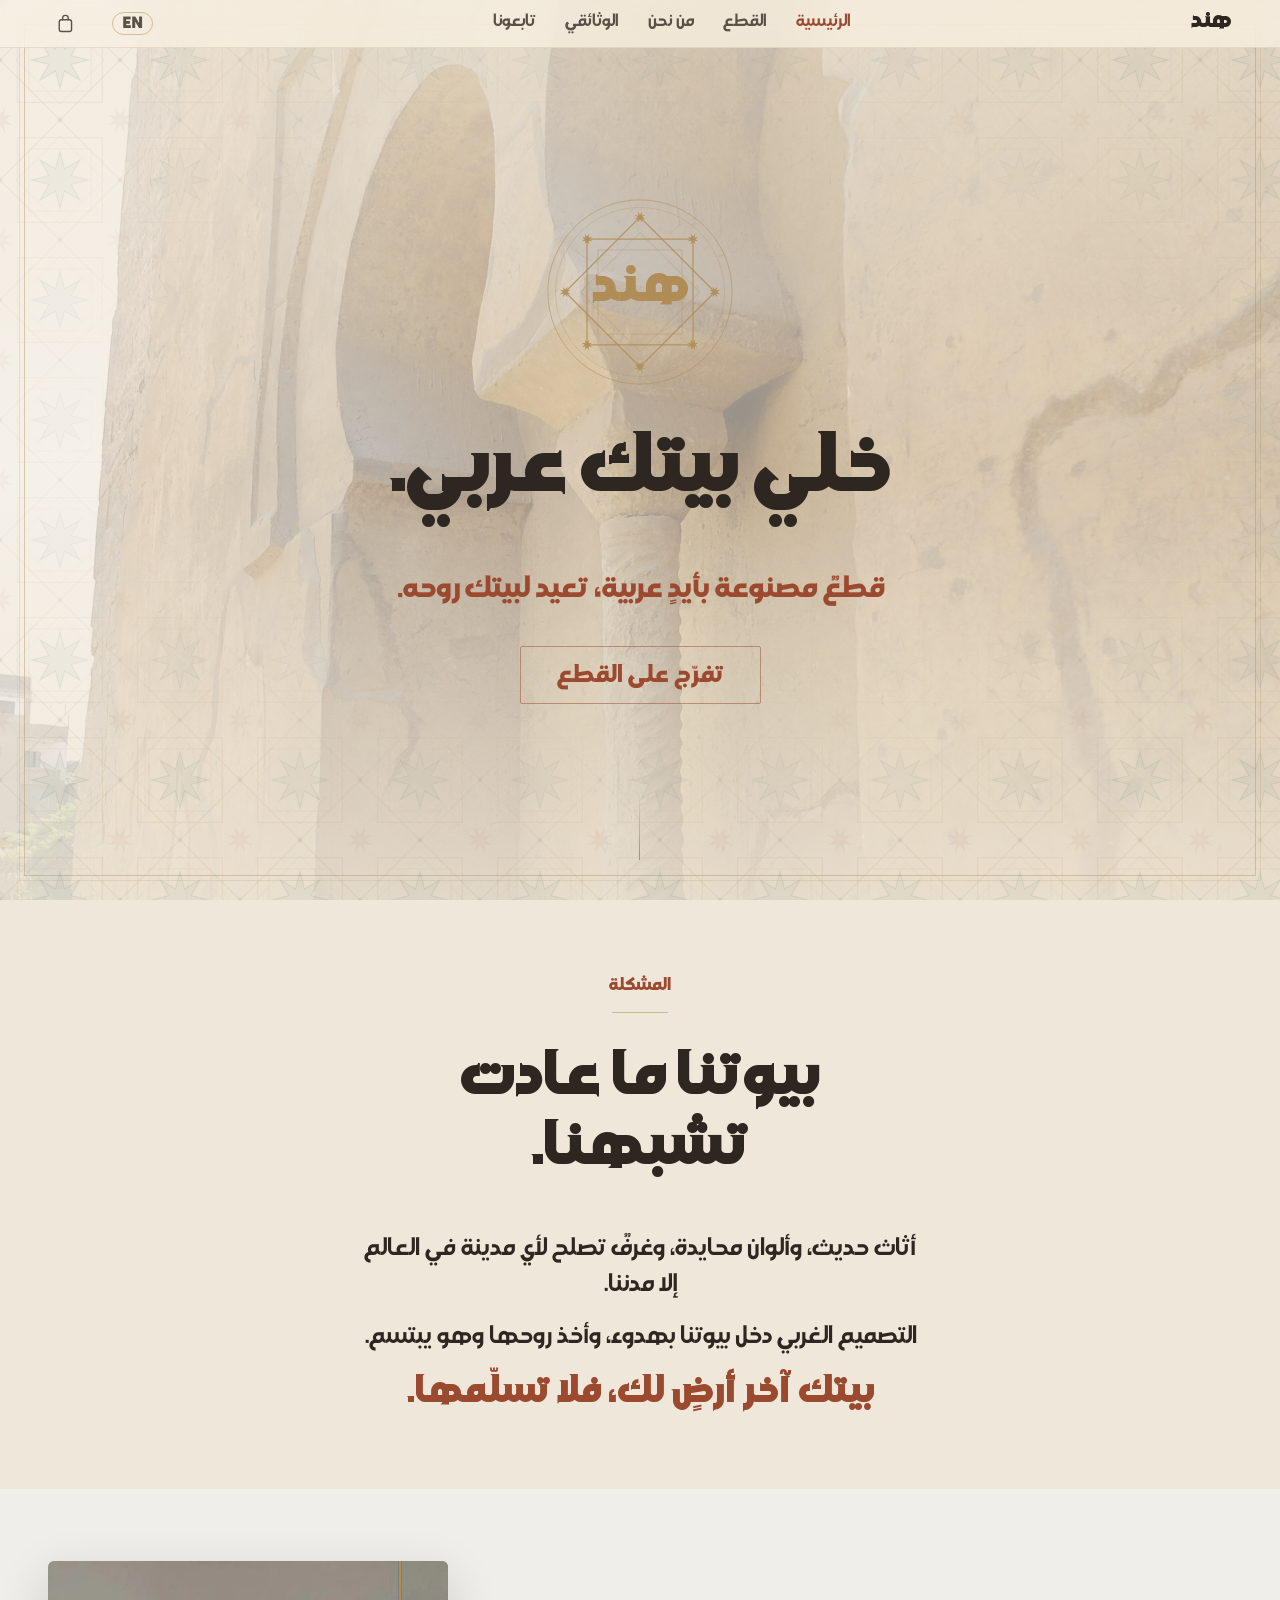
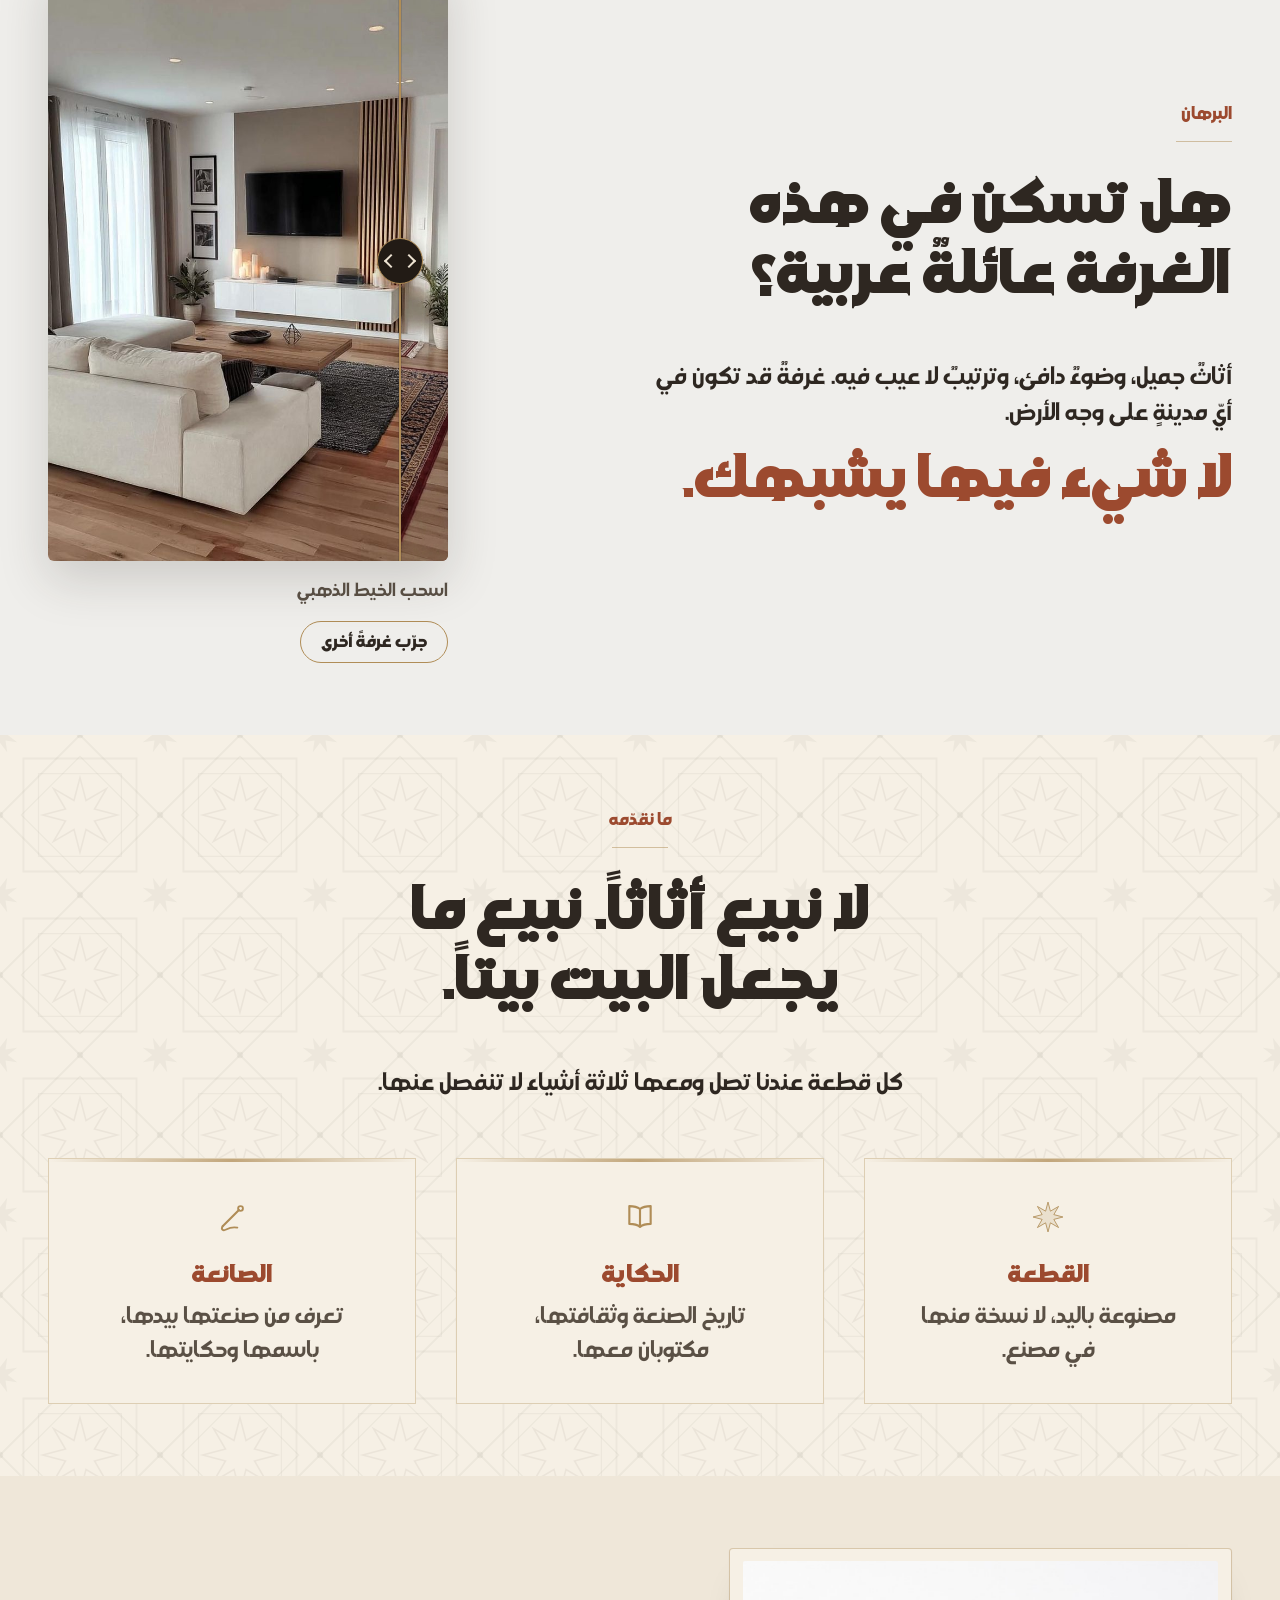
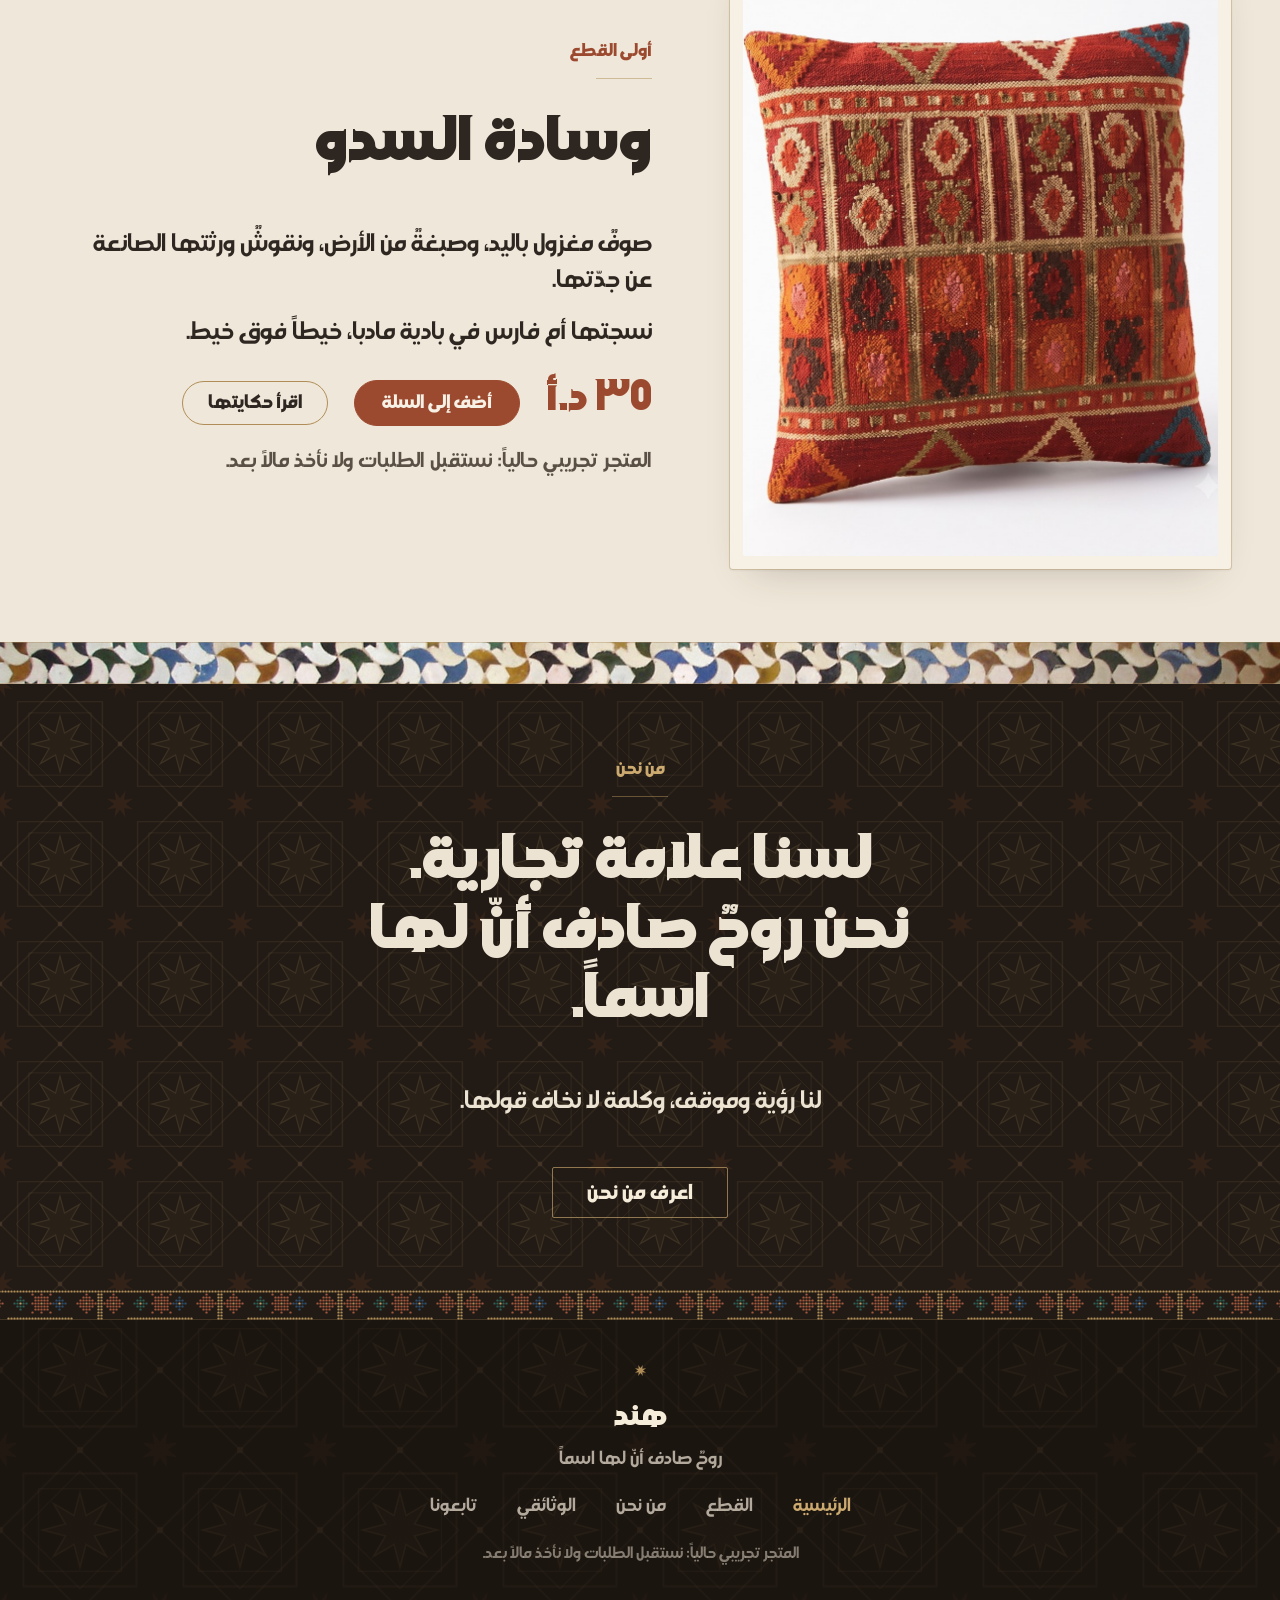
<file: index.html>
<!doctype html>
<html lang="ar" dir="rtl">
<head>
<meta charset="utf-8">
<meta name="viewport" content="width=device-width, initial-scale=1">
<title>هند - خلي بيتك عربي</title>
<meta name="description" content="قطع مصنوعة بأيدٍ عربية تعيد لبيتك روحه. لكلّ قطعة صانعتها وحكايتها: حين تشتري قطعة، تشتري تاريخاً وثقافة.">

<!-- ============ LAUNCH CHECKLIST (fill before going live) ============
     1. HIND_CONFIG in site.js: socialUrl / instagramUrl / youtubeUrl,
        notifyEndpoint or contactEmail.
     2. og:image + twitter:image -> absolute https:// URLs on your domain.
     3. canonical link below -> your real domain.
     4. Confirm DG Tebian web license (abulbara91@gmail.com).
     5. The store is a DEMO: no payment and no shipping are wired up.
     ==================================================================== -->
<!-- TODO before launch: replace hind.example with your real domain (repo-wide). -->
<link rel="canonical" href="https://hind.example/index.html">
<link rel="alternate" hreflang="ar" href="https://hind.example/index.html">
<link rel="alternate" hreflang="en" href="https://hind.example/en/index.html">
<link rel="alternate" hreflang="x-default" href="https://hind.example/index.html">

<meta property="og:site_name" content="هند">
<meta property="og:title" content="هند - خلي بيتك عربي">
<meta property="og:description" content="قطع مصنوعة بأيدٍ عربية تعيد لبيتك روحه. لكلّ قطعة صانعتها وحكايتها.">
<meta property="og:type" content="website">
<meta property="og:locale" content="ar_JO">
<meta property="og:locale:alternate" content="en_US">
<meta property="og:url" content="https://hind.example/index.html">
<meta property="og:image" content="https://hind.example/Images/site/og-image.png">
<meta name="twitter:card" content="summary_large_image">
<meta name="twitter:title" content="هند - خلي بيتك عربي">
<meta name="twitter:description" content="قطع مصنوعة بأيدٍ عربية تعيد لبيتك روحه. لكلّ قطعة صانعتها وحكايتها.">
<meta name="twitter:image" content="https://hind.example/Images/site/og-image.png">

<link rel="icon" type="image/png" sizes="64x64" href="Images/site/favicon-64.png">
<link rel="icon" type="image/png" sizes="512x512" href="Images/site/icon-512.png">
<link rel="apple-touch-icon" href="Images/site/apple-touch-icon.png">
<meta name="theme-color" content="#EFE7D9">

<script>
if (location.protocol !== "file:") {
  /* Preload only the display weight the LCP element needs; Bold and Regular
     stream in via @font-face + font-display:swap. Cut render delay by ~60%
     vs preloading all three. */
  var l = document.createElement("link");
  l.rel = "preload"; l.as = "font"; l.type = "font/woff2"; l.crossOrigin = "";
  l.href = "fonts/dg-tebian-black.woff2";
  document.head.appendChild(l);
}
</script>
<link rel="stylesheet" href="site.css">
</head>
<body>

<a class="skip" href="#main">تجاوز إلى المحتوى</a>
<div class="thread-progress" id="thread" aria-hidden="true"></div>

<nav class="topbar has-tabs" id="topbar" aria-label="التنقل الرئيسي">
  <a class="wordmark" href="index.html">هند</a>
  <div class="tabs">
    <a class="tab-home" href="index.html" aria-current="page">الرئيسية</a>
    <a href="products.html">القطع</a>
    <a href="about.html">من نحن</a>
    <a href="documentary.html">الوثائقي</a>
    <a href="follow.html">تابعونا</a>
  </div>
  <button class="cart-btn" type="button" data-cart-open aria-label="السلة">
    <svg class="bag" viewBox="0 0 18 22" aria-hidden="true" focusable="false"><path d="M6 7.2 V5.6 a3 3 0 0 1 6 0 V7.2" fill="none" stroke="currentColor" stroke-width="1.5" stroke-linecap="round"/><rect x="2.4" y="7.2" width="13.2" height="12.6" rx="2.4" fill="none" stroke="currentColor" stroke-width="1.5"/></svg>
    <span class="cart-count" aria-live="polite" hidden>0</span>
  </button>
</nav>

<main id="main">

  <!-- ١ — الدعوة، من أول سطر -->
  <header class="hero" id="hero">
    <div class="medallion rise"><span>هند</span></div>
    <h1 class="rise">خلي بيتك عربي.</h1>
    <p class="tagline rise">قطعٌ مصنوعة بأيدٍ عربية، تعيد لبيتك روحه.</p>
    <a class="hero-cta rise" href="products.html">تفرّج على القطع</a>
    <span class="thread rise" aria-hidden="true"></span>
  </header>

  <!-- ٢ — المشكلة: قصيرة ومباشرة -->
  <section class="section centered" aria-labelledby="h-problem">
    <div class="section-inner reveal">
      <span class="eyebrow">المشكلة</span>
      <h2 id="h-problem">بيوتنا ما&nbsp;عادت تشبهنا.</h2>
      <div class="body-text">
        <p>أثاث حديث، وألوان محايدة، وغرفٌ تصلح لأي مدينة في العالم إلا مدننا.</p>
        <p>التصميم الغربي دخل بيوتنا بهدوء، وأخذ روحها وهو يبتسم.</p>
        <p class="kicker kicker-quiet">بيتك آخر أرضٍ لك، فلا تسلّمها.</p>
      </div>
    </div>
  </section>

  <!-- ٣ — البرهان: غرفة واحدة تشرح الفكرة كلها. المستخدم يسحب الخيط
       بيده فيعيد الروح العربية إلى الغرفة. -->
  <section class="section centered proof" id="room-test" aria-labelledby="h-burhan">
    <div class="proof-layout">
    <div class="section-inner reveal">
      <span class="eyebrow">البرهان</span>
      <h2 id="h-burhan">هل تسكن في هذه الغرفة عائلةٌ عربية؟</h2>
      <div class="body-text">
        <p>أثاثٌ جميل، وضوءٌ دافئ، وترتيبٌ لا عيب فيه. غرفةٌ قد تكون في أيّ مدينةٍ على وجه الأرض.</p>
        <p class="kicker kicker-cold">لا شيء فيها يشبهك.</p>
      </div>
    </div>
    <figure class="compare reveal d2">
      <div class="compare-stage" id="compare-stage">
        <img class="compare-before" src="Images/room-before-1.jpg" alt="غرفة جلوس حديثة أنيقة بلا أي ملمح عربي" loading="lazy" decoding="async" draggable="false">
        <div class="compare-topcoat">
          <img class="compare-after" src="Images/room-after-1.jpg" alt="الغرفة نفسها وقد عادت إليها سجادة شرقية ودلة قهوة ولوحات خط عربي" loading="lazy" decoding="async" draggable="false">
        </div>
        <div class="compare-answer" aria-hidden="true"><span>الآن صارت تشبهك.</span></div>
        <div class="compare-handle" id="compare-handle" role="slider" tabindex="0"
             aria-label="مقدار ما عاد إلى الغرفة من روحها العربية"
             aria-valuemin="0" aria-valuemax="100" aria-valuenow="12">
          <span class="compare-knob" aria-hidden="true"></span>
        </div>
      </div>
      <figcaption class="compare-caption">
        <span class="cap-row cap-row-hint"><span class="compare-hint">اسحب الخيط الذهبي</span></span>
        <span class="cap-row cap-row-payoff"><span class="compare-payoff">سجادةٌ، ودلّة قهوة، وسطران من خطٍّ عربي. تفاصيل قليلة أعادت للغرفة أهلها. <strong>هذا ما سُرق منا بهدوء، وهذا ما نعيده.</strong></span></span>
      </figcaption>
      <button class="compare-switch" id="compare-switch" type="button">جرّب غرفةً أخرى</button>
    </figure>
    </div>
  </section>

  <!-- ٤ — ما نقدّمه: ثلاث حقائق بلا شرح طويل -->
  <section class="section centered alt-ground" aria-labelledby="h-offer">
    <div class="section-inner reveal">
      <span class="eyebrow">ما نقدّمه</span>
      <h2 id="h-offer">لا نبيع أثاثاً. نبيع ما يجعل البيت بيتاً.</h2>
      <div class="body-text">
        <p>كل قطعة عندنا تصل ومعها ثلاثة أشياء لا تنفصل عنها.</p>
      </div>
    </div>
    <div class="offer-trio">
      <div class="offer-item reveal">
        <svg class="g" viewBox="-30 -30 60 60" aria-hidden="true" focusable="false">
          <polygon points="28,0 10.9,4.5 19.8,19.8 4.5,10.9 0,28 -4.5,10.9 -19.8,19.8 -10.9,4.5 -28,0 -10.9,-4.5 -19.8,-19.8 -4.5,-10.9 0,-28 4.5,-10.9 19.8,-19.8 10.9,-4.5" fill="rgba(176,141,87,0.16)" stroke="currentColor" stroke-width="1.6"/>
        </svg>
        <h3>القطعة</h3>
        <p>مصنوعة باليد، لا نسخة منها في مصنع.</p>
      </div>
      <div class="offer-item reveal d2">
        <svg class="g" viewBox="0 0 24 24" aria-hidden="true" focusable="false">
          <path d="M12 6 C10 4.4 7.2 3.8 4 3.8 v13.4 c3.2 0 6 0.6 8 2.2 c2 -1.6 4.8 -2.2 8 -2.2 V3.8 c-3.2 0 -6 0.6 -8 2.2 z M12 6 v13.4" fill="none" stroke="currentColor" stroke-width="1.6" stroke-linejoin="round"/>
        </svg>
        <h3>الحكاية</h3>
        <p>تاريخ الصنعة وثقافتها، مكتوبان معها.</p>
      </div>
      <div class="offer-item reveal d3">
        <svg class="g" viewBox="0 0 24 24" aria-hidden="true" focusable="false">
          <path d="M5 19 L17.2 6.8" stroke="currentColor" stroke-width="1.6" stroke-linecap="round"/>
          <circle cx="18.4" cy="5.6" r="1.8" fill="none" stroke="currentColor" stroke-width="1.4"/>
          <path d="M5 19 c-1.6 2.4 0.4 3.6 2.6 2.4 c2.6 -1.4 5.4 -2 8.4 -1.4" fill="none" stroke="currentColor" stroke-width="1.4" stroke-linecap="round"/>
        </svg>
        <h3>الصانعة</h3>
        <p>تعرف من صنعتها بيدها، باسمها وحكايتها.</p>
      </div>
    </div>
  </section>

  <!-- ٥ — أولى القطع -->
  <section class="section" aria-labelledby="h-first">
    <div class="split image-first">
      <figure class="photo reveal d2">
        <img src="products/pillow/web/1.jpg" alt="وسادة السدو المنسوجة يدوياً بنقوش حمراء وبرتقالية" loading="lazy" decoding="async">
      </figure>
      <div class="text reveal">
        <span class="eyebrow">أولى القطع</span>
        <h2 id="h-first">وسادة السدو</h2>
        <div class="body-text">
          <p>صوفٌ مغزول باليد، وصبغةٌ من الأرض، ونقوشٌ ورثتها الصانعة عن جدّتها.</p>
          <p>نسجتها أم فارس في بادية مادبا، خيطاً فوق خيط.</p>
        </div>
        <div class="buy-row">
          <p class="price">٣٥ د.أ</p>
          <button class="btn-solid" type="button" data-add="sadu-pillow">أضف إلى السلة</button>
          <a class="btn" href="product.html?id=sadu-pillow">اقرأ حكايتها</a>
        </div>
        <p class="demo-hint">المتجر تجريبي حالياً: نستقبل الطلبات ولا نأخذ مالاً بعد.</p>
      </div>
    </div>
  </section>

  <div class="frieze" aria-hidden="true"></div>

  <!-- ٦ — من نحن، بسطر واحد -->
  <section class="section night centered" aria-labelledby="h-who">
    <div class="section-inner reveal">
      <span class="eyebrow">من نحن</span>
      <h2 id="h-who">لسنا علامة تجارية.<br>نحن روحٌ صادف أنّ لها اسماً.</h2>
      <div class="body-text">
        <p>لنا رؤية وموقف، وكلمة لا نخاف قولها.</p>
      </div>
      <a class="cta" href="about.html">اعرف من نحن</a>
    </div>
  </section>

</main>

<footer>
  <div class="footer-band" aria-hidden="true"></div>
  <div class="footer-inner">
    <span class="footer-star" aria-hidden="true"></span>
    <span class="wordmark">هند</span>
    <p class="footer-line">روحٌ صادف أنّ لها اسماً</p>
    <nav class="footer-nav" aria-label="صفحات هند">
      <a href="index.html" aria-current="page">الرئيسية</a>
      <a href="products.html">القطع</a>
      <a href="about.html">من نحن</a>
      <a href="documentary.html">الوثائقي</a>
      <a href="follow.html">تابعونا</a>
    </nav>
    <p class="footer-demo">المتجر تجريبي حالياً: نستقبل الطلبات ولا نأخذ مالاً بعد.</p>
  </div>
</footer>

<script src="site.js"></script>
</body>
</html>
</file>
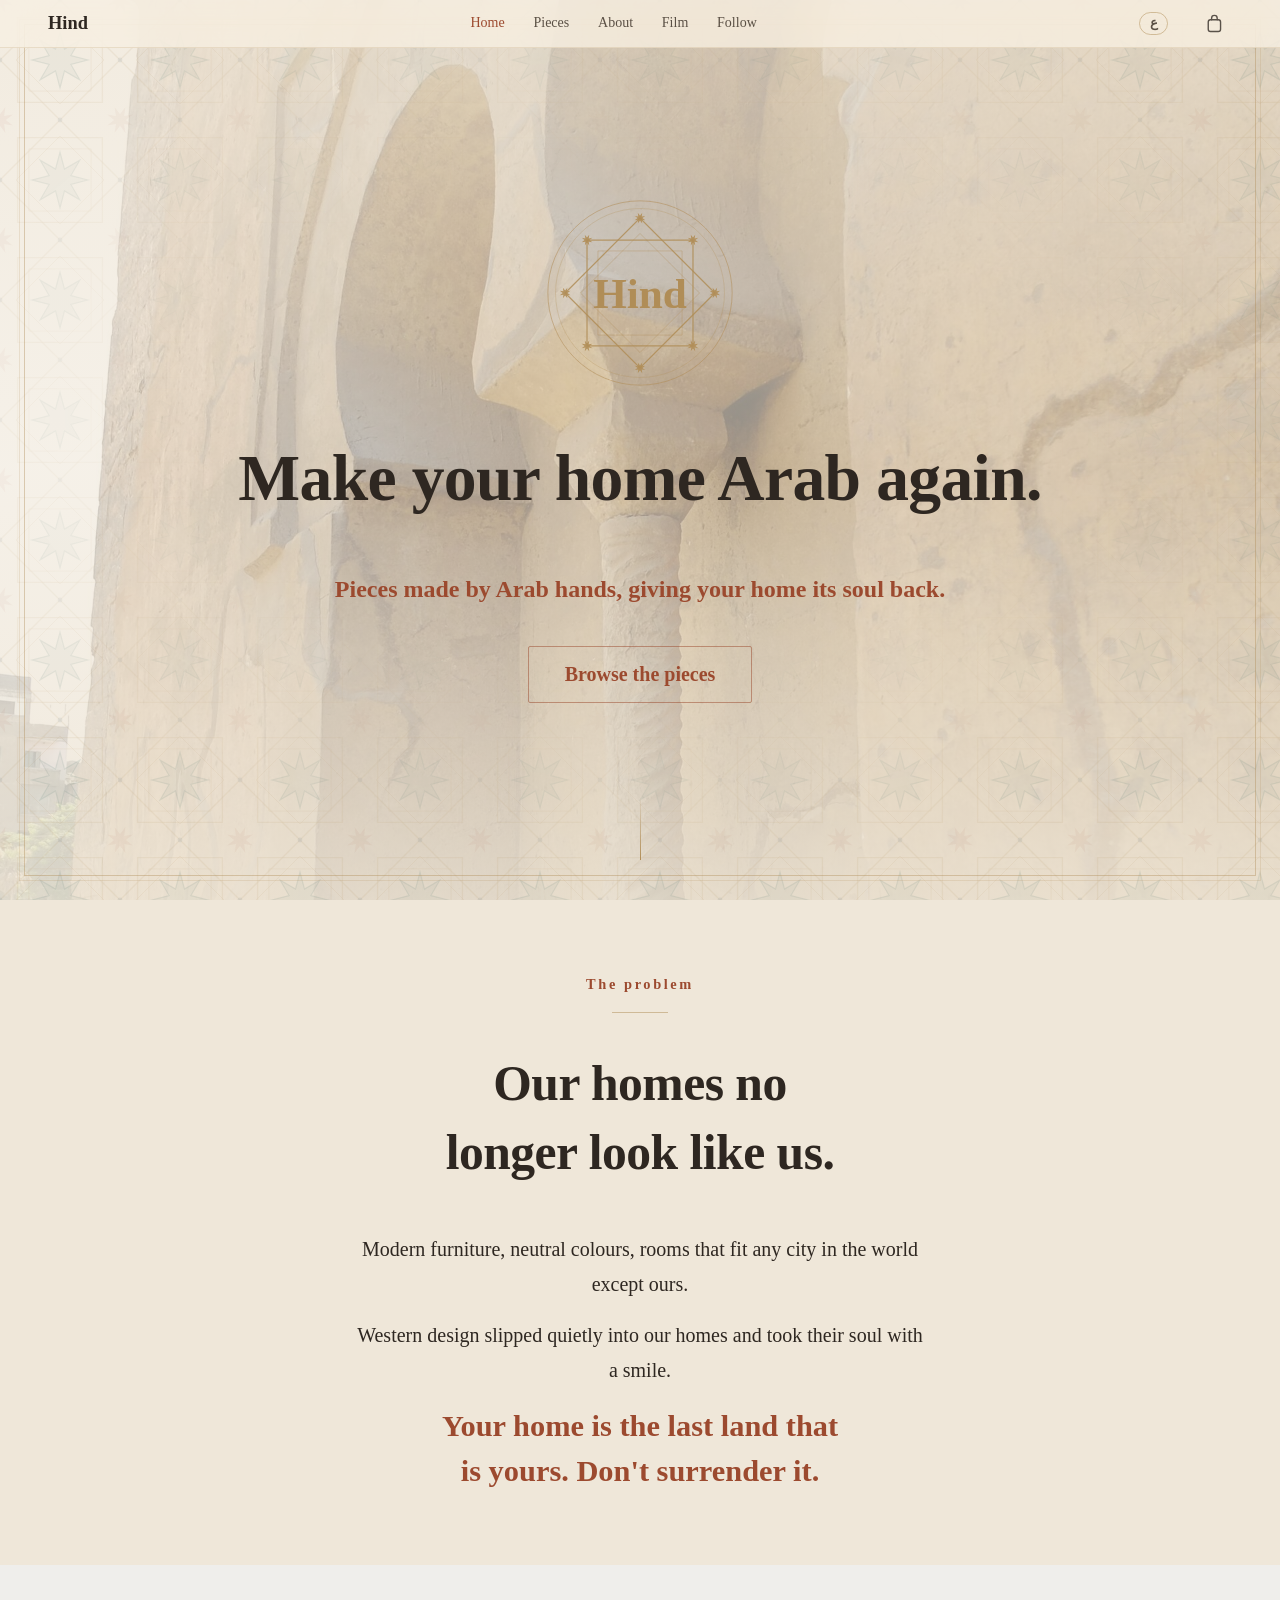
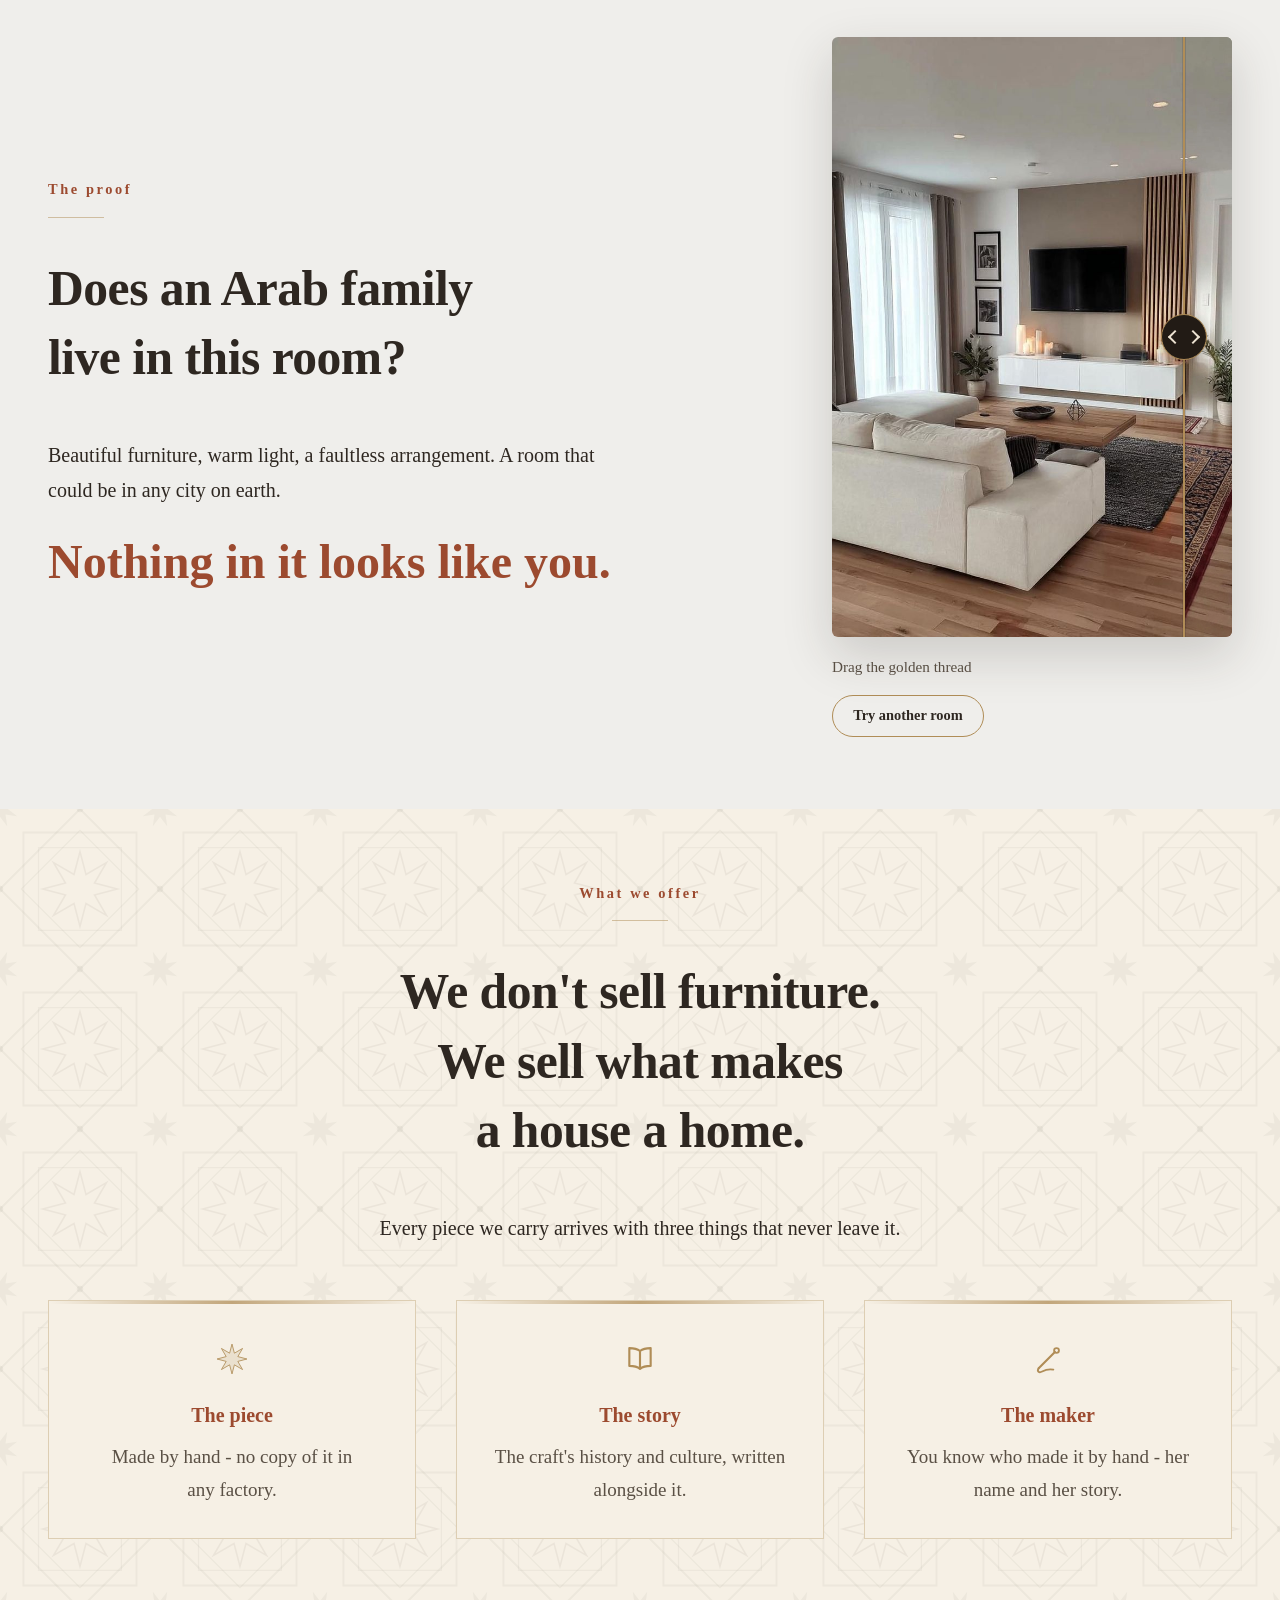
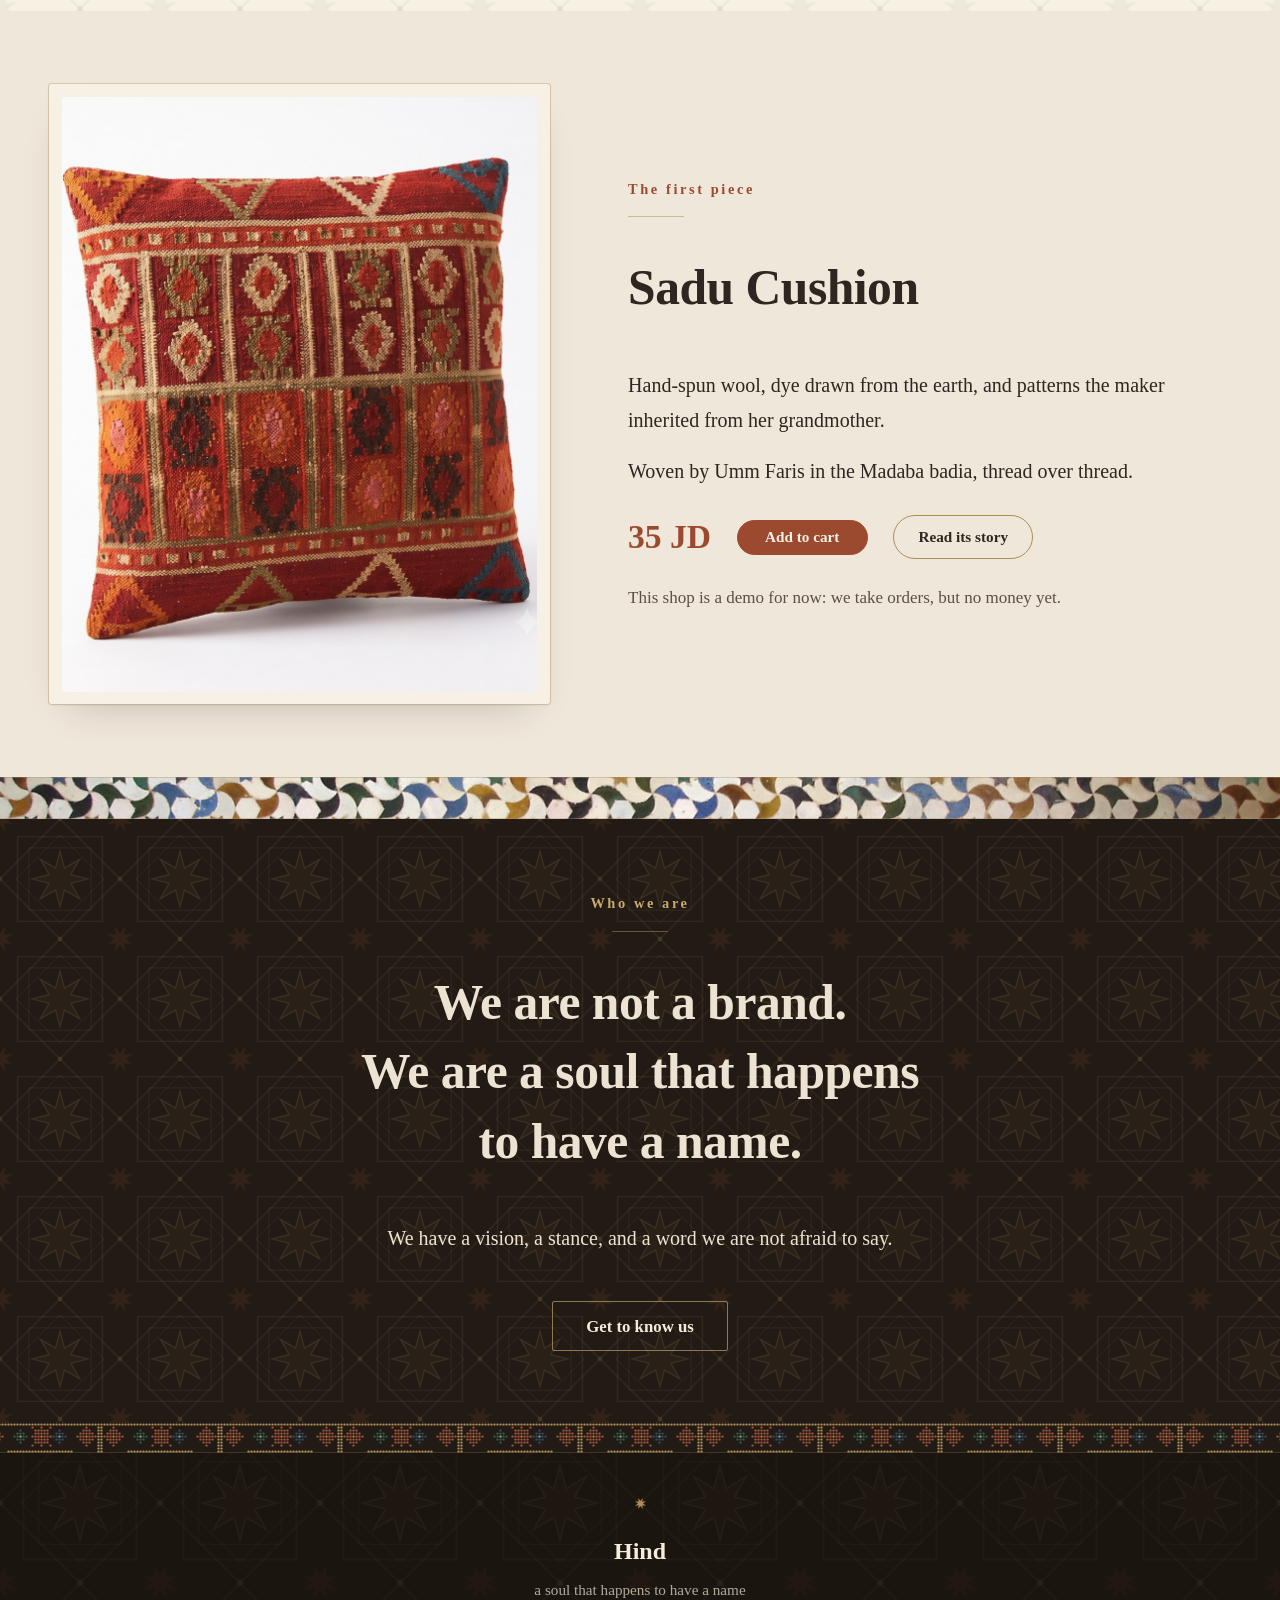
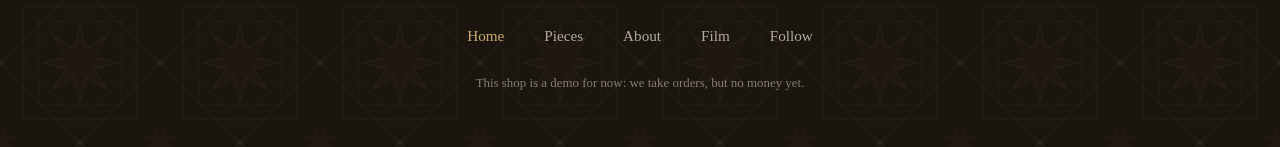
<file: en/index.html>
<!doctype html>
<html lang="en" dir="ltr">
<head>
<meta charset="utf-8">
<meta name="viewport" content="width=device-width, initial-scale=1">
<title>Hind - Make your home Arab again</title>
<meta name="description" content="Pieces made by Arab hands that give your home its soul back. Every piece has its maker and its story: when you buy a piece, you buy a history and a culture.">

<!-- TODO before launch: replace hind.example with your real domain (repo-wide). -->
<link rel="canonical" href="https://hind.example/en/index.html">
<link rel="alternate" hreflang="ar" href="https://hind.example/index.html">
<link rel="alternate" hreflang="en" href="https://hind.example/en/index.html">
<link rel="alternate" hreflang="x-default" href="https://hind.example/index.html">

<meta property="og:site_name" content="Hind">
<meta property="og:title" content="Hind - Make your home Arab again">
<meta property="og:description" content="Pieces made by Arab hands that give your home its soul back. Every piece has its maker and its story.">
<meta property="og:type" content="website">
<meta property="og:locale" content="en_US">
<meta property="og:locale:alternate" content="ar_JO">
<meta property="og:url" content="https://hind.example/en/index.html">
<meta property="og:image" content="https://hind.example/Images/site/og-image.png">
<meta name="twitter:card" content="summary_large_image">
<meta name="twitter:title" content="Hind - Make your home Arab again">
<meta name="twitter:description" content="Pieces made by Arab hands that give your home its soul back.">
<meta name="twitter:image" content="https://hind.example/Images/site/og-image.png">

<link rel="icon" type="image/png" sizes="64x64" href="../Images/site/favicon-64.png">
<link rel="icon" type="image/png" sizes="512x512" href="../Images/site/icon-512.png">
<link rel="apple-touch-icon" href="../Images/site/apple-touch-icon.png">
<meta name="theme-color" content="#EFE7D9">

<link rel="stylesheet" href="../site.css">
</head>
<body>

<a class="skip" href="#main">Skip to content</a>
<div class="thread-progress" id="thread" aria-hidden="true"></div>

<nav class="topbar has-tabs" id="topbar" aria-label="Main navigation">
  <a class="wordmark" href="index.html">Hind</a>
  <div class="tabs">
    <a class="tab-home" href="index.html" aria-current="page">Home</a>
    <a href="products.html">Pieces</a>
    <a href="about.html">About</a>
    <a href="documentary.html">Film</a>
    <a href="follow.html">Follow</a>
  </div>
  <button class="cart-btn" type="button" data-cart-open aria-label="Cart">
    <svg class="bag" viewBox="0 0 18 22" aria-hidden="true" focusable="false"><path d="M6 7.2 V5.6 a3 3 0 0 1 6 0 V7.2" fill="none" stroke="currentColor" stroke-width="1.5" stroke-linecap="round"/><rect x="2.4" y="7.2" width="13.2" height="12.6" rx="2.4" fill="none" stroke="currentColor" stroke-width="1.5"/></svg>
    <span class="cart-count" aria-live="polite" hidden>0</span>
  </button>
</nav>

<main id="main">

  <!-- 1 - The invitation, from the first line -->
  <header class="hero" id="hero">
    <div class="medallion rise"><span>Hind</span></div>
    <h1 class="rise">Make your home Arab again.</h1>
    <p class="tagline rise">Pieces made by Arab hands, giving your home its soul back.</p>
    <a class="hero-cta rise" href="products.html">Browse the pieces</a>
    <span class="thread rise" aria-hidden="true"></span>
  </header>

  <!-- 2 - The problem: short and direct -->
  <section class="section centered" aria-labelledby="h-problem">
    <div class="section-inner reveal">
      <span class="eyebrow">The problem</span>
      <h2 id="h-problem">Our homes no longer look like us.</h2>
      <div class="body-text">
        <p>Modern furniture, neutral colours, rooms that fit any city in the world except ours.</p>
        <p>Western design slipped quietly into our homes and took their soul with a smile.</p>
        <p class="kicker kicker-quiet">Your home is the last land that is yours. Don't surrender it.</p>
      </div>
    </div>
  </section>

  <!-- 3 - The proof: one room explains the whole idea. Drag the thread and
       the Arab soul floods back into the room. -->
  <section class="section centered proof" id="room-test" aria-labelledby="h-burhan">
    <div class="proof-layout">
    <div class="section-inner reveal">
      <span class="eyebrow">The proof</span>
      <h2 id="h-burhan">Does an Arab family live in this room?</h2>
      <div class="body-text">
        <p>Beautiful furniture, warm light, a faultless arrangement. A room that could be in any city on earth.</p>
        <p class="kicker kicker-cold">Nothing in it looks like you.</p>
      </div>
    </div>
    <figure class="compare reveal d2">
      <div class="compare-stage" id="compare-stage">
        <img class="compare-before" src="../Images/room-before-1.jpg" alt="A sleek modern living room with no Arab character at all" loading="lazy" decoding="async" draggable="false">
        <div class="compare-topcoat">
          <img class="compare-after" src="../Images/room-after-1.jpg" alt="The same room, now with an oriental rug, a coffee dallah and Arabic calligraphy" loading="lazy" decoding="async" draggable="false">
        </div>
        <div class="compare-answer" aria-hidden="true"><span>Now it looks like you.</span></div>
        <div class="compare-handle" id="compare-handle" role="slider" tabindex="0"
             aria-label="How much of the room's Arab soul has returned"
             aria-valuemin="0" aria-valuemax="100" aria-valuenow="12">
          <span class="compare-knob" aria-hidden="true"></span>
        </div>
      </div>
      <figcaption class="compare-caption">
        <span class="cap-row cap-row-hint"><span class="compare-hint">Drag the golden thread</span></span>
        <span class="cap-row cap-row-payoff"><span class="compare-payoff">A rug, a coffee dallah, two lines of Arabic calligraphy. A few details gave the room its people back. <strong>This is what was quietly taken from us - and what we bring back.</strong></span></span>
      </figcaption>
      <button class="compare-switch" id="compare-switch" type="button">Try another room</button>
    </figure>
    </div>
  </section>

  <!-- 4 - What we offer: three facts, no long explanation -->
  <section class="section centered alt-ground" aria-labelledby="h-offer">
    <div class="section-inner reveal">
      <span class="eyebrow">What we offer</span>
      <h2 id="h-offer">We don't sell furniture. We sell what makes a house a home.</h2>
      <div class="body-text">
        <p>Every piece we carry arrives with three things that never leave it.</p>
      </div>
    </div>
    <div class="offer-trio">
      <div class="offer-item reveal">
        <svg class="g" viewBox="-30 -30 60 60" aria-hidden="true" focusable="false">
          <polygon points="28,0 10.9,4.5 19.8,19.8 4.5,10.9 0,28 -4.5,10.9 -19.8,19.8 -10.9,4.5 -28,0 -10.9,-4.5 -19.8,-19.8 -4.5,-10.9 0,-28 4.5,-10.9 19.8,-19.8 10.9,-4.5" fill="rgba(176,141,87,0.16)" stroke="currentColor" stroke-width="1.6"/>
        </svg>
        <h3>The piece</h3>
        <p>Made by hand - no copy of it in any factory.</p>
      </div>
      <div class="offer-item reveal d2">
        <svg class="g" viewBox="0 0 24 24" aria-hidden="true" focusable="false">
          <path d="M12 6 C10 4.4 7.2 3.8 4 3.8 v13.4 c3.2 0 6 0.6 8 2.2 c2 -1.6 4.8 -2.2 8 -2.2 V3.8 c-3.2 0 -6 0.6 -8 2.2 z M12 6 v13.4" fill="none" stroke="currentColor" stroke-width="1.6" stroke-linejoin="round"/>
        </svg>
        <h3>The story</h3>
        <p>The craft's history and culture, written alongside it.</p>
      </div>
      <div class="offer-item reveal d3">
        <svg class="g" viewBox="0 0 24 24" aria-hidden="true" focusable="false">
          <path d="M5 19 L17.2 6.8" stroke="currentColor" stroke-width="1.6" stroke-linecap="round"/>
          <circle cx="18.4" cy="5.6" r="1.8" fill="none" stroke="currentColor" stroke-width="1.4"/>
          <path d="M5 19 c-1.6 2.4 0.4 3.6 2.6 2.4 c2.6 -1.4 5.4 -2 8.4 -1.4" fill="none" stroke="currentColor" stroke-width="1.4" stroke-linecap="round"/>
        </svg>
        <h3>The maker</h3>
        <p>You know who made it by hand - her name and her story.</p>
      </div>
    </div>
  </section>

  <!-- 5 - The first piece -->
  <section class="section" aria-labelledby="h-first">
    <div class="split image-first">
      <figure class="photo reveal d2">
        <img src="../products/pillow/web/1.jpg" alt="The hand-woven Sadu cushion in red and orange motifs" loading="lazy" decoding="async">
      </figure>
      <div class="text reveal">
        <span class="eyebrow">The first piece</span>
        <h2 id="h-first">Sadu Cushion</h2>
        <div class="body-text">
          <p>Hand-spun wool, dye drawn from the earth, and patterns the maker inherited from her grandmother.</p>
          <p>Woven by Umm Faris in the Madaba badia, thread over thread.</p>
        </div>
        <div class="buy-row">
          <p class="price">35 JD</p>
          <button class="btn-solid" type="button" data-add="sadu-pillow">Add to cart</button>
          <a class="btn" href="product.html?id=sadu-pillow">Read its story</a>
        </div>
        <p class="demo-hint">This shop is a demo for now: we take orders, but no money yet.</p>
      </div>
    </div>
  </section>

  <div class="frieze" aria-hidden="true"></div>

  <!-- 6 - Who we are, in one line -->
  <section class="section night centered" aria-labelledby="h-who">
    <div class="section-inner reveal">
      <span class="eyebrow">Who we are</span>
      <h2 id="h-who">We are not a brand.<br>We are a soul that happens to have a name.</h2>
      <div class="body-text">
        <p>We have a vision, a stance, and a word we are not afraid to say.</p>
      </div>
      <a class="cta" href="about.html">Get to know us</a>
    </div>
  </section>

</main>

<footer>
  <div class="footer-band" aria-hidden="true"></div>
  <div class="footer-inner">
    <span class="footer-star" aria-hidden="true"></span>
    <span class="wordmark">Hind</span>
    <p class="footer-line">a soul that happens to have a name</p>
    <nav class="footer-nav" aria-label="Hind pages">
      <a href="index.html" aria-current="page">Home</a>
      <a href="products.html">Pieces</a>
      <a href="about.html">About</a>
      <a href="documentary.html">Film</a>
      <a href="follow.html">Follow</a>
    </nav>
    <p class="footer-demo">This shop is a demo for now: we take orders, but no money yet.</p>
  </div>
</footer>

<script src="../site.js"></script>
</body>
</html>
</file>
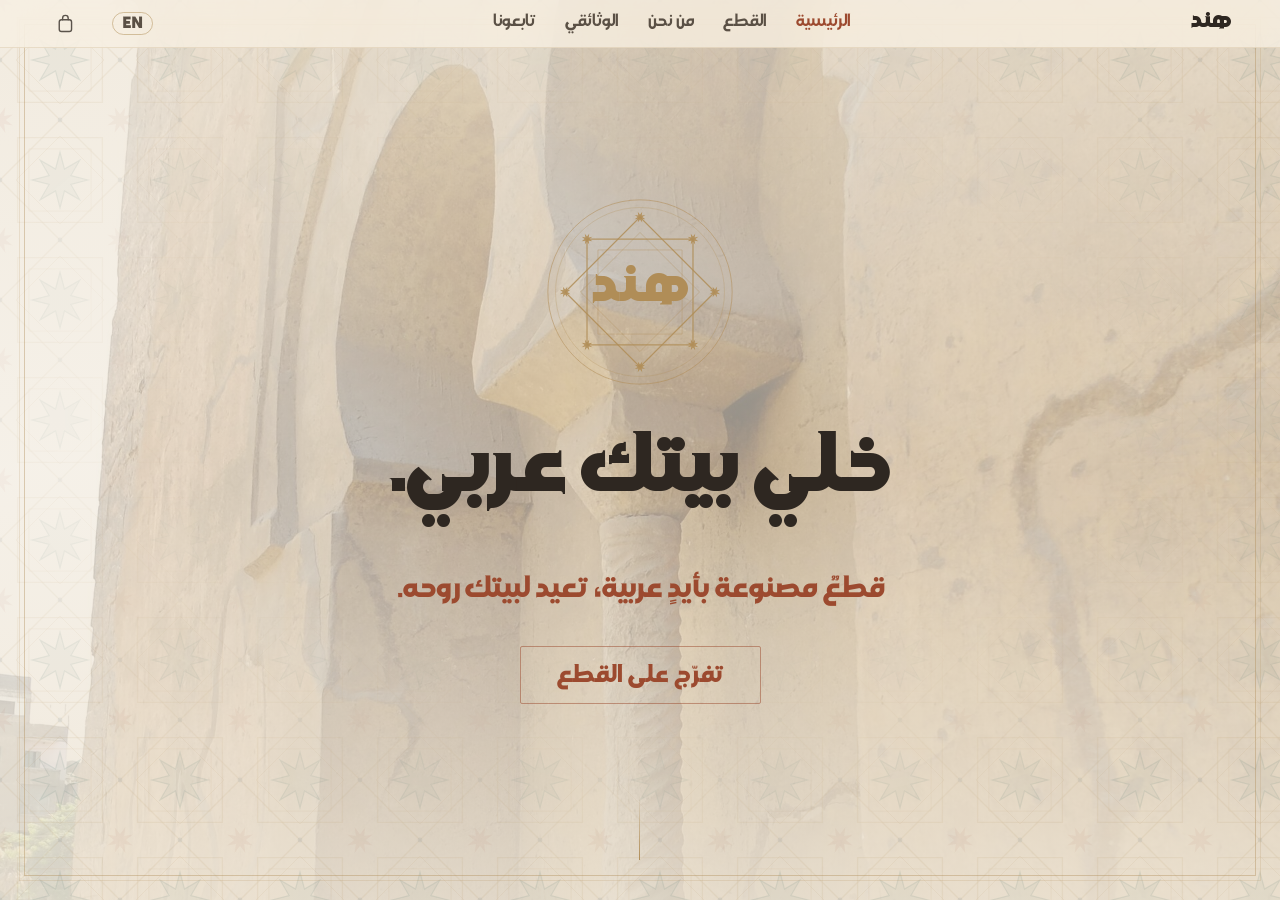
<file: _qa.html>
<!doctype html>
<!-- QA wrapper: same-origin iframe that scrolls to a selector and/or clicks
     elements, so headless screenshots can capture mid-page and interactive
     states. Not part of the site: delete freely. -->
<meta charset="utf-8">
<style>html,body{margin:0;height:100%}iframe{width:100%;height:100%;border:0;display:block}</style>
<iframe id="f"></iframe>
<script>
var q = new URLSearchParams(location.search);
var f = document.getElementById("f");
f.src = q.get("page") || "index.html";
f.onload = function () {
  var d = f.contentDocument;
  /* QA only: force scroll-reveals visible and images eager so the
     screenshot shows the real layout, not the pre-reveal state */
  d.querySelectorAll("img[loading=lazy]").forEach(function (i) { i.loading = "eager"; });
  d.querySelectorAll(".reveal").forEach(function (el) { el.classList.add("is-visible"); });
  var sel = q.get("scroll");
  var y = q.get("y");
  if (sel || y) {
    var go = function () {
      /* kill smooth scrolling: it animates in real time and the
         virtual-time screenshot would catch it mid-flight */
      d.documentElement.style.scrollBehavior = "auto";
      if (y) { f.contentWindow.scrollTo({ top: parseInt(y, 10), behavior: "instant" }); return; }
      var el = d.querySelector(sel);
      if (el) el.scrollIntoView({ block: q.get("block") || "start", behavior: "instant" });
    };
    go();
    /* re-scroll after late layout shifts (JS-built content, image loads) */
    setTimeout(go, 800);
    setTimeout(go, 2000);
  }
  var c1 = q.get("click");
  if (c1) setTimeout(function () { var el = d.querySelector(c1); if (el) el.click(); }, 300);
  var c2 = q.get("click2");
  if (c2) setTimeout(function () { var el = d.querySelector(c2); if (el) el.click(); }, 1200);
};
</script>
</file>
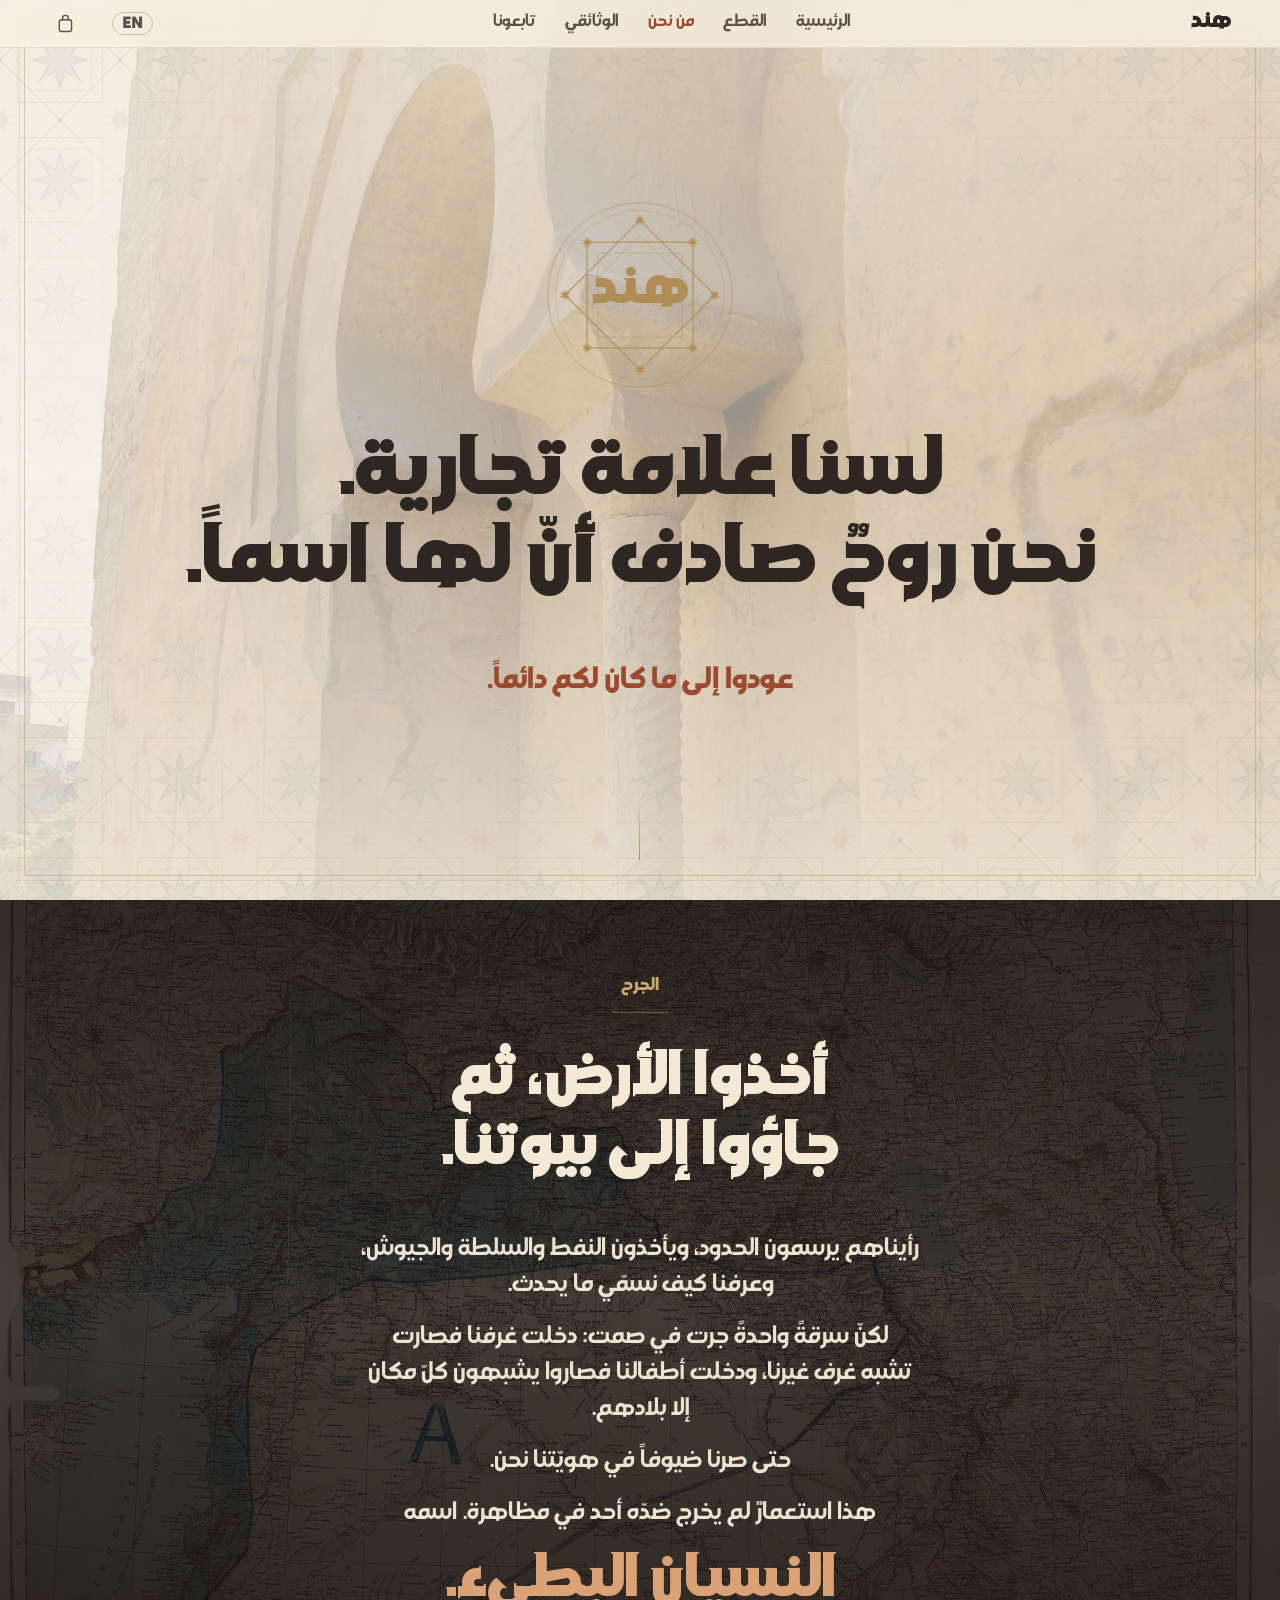
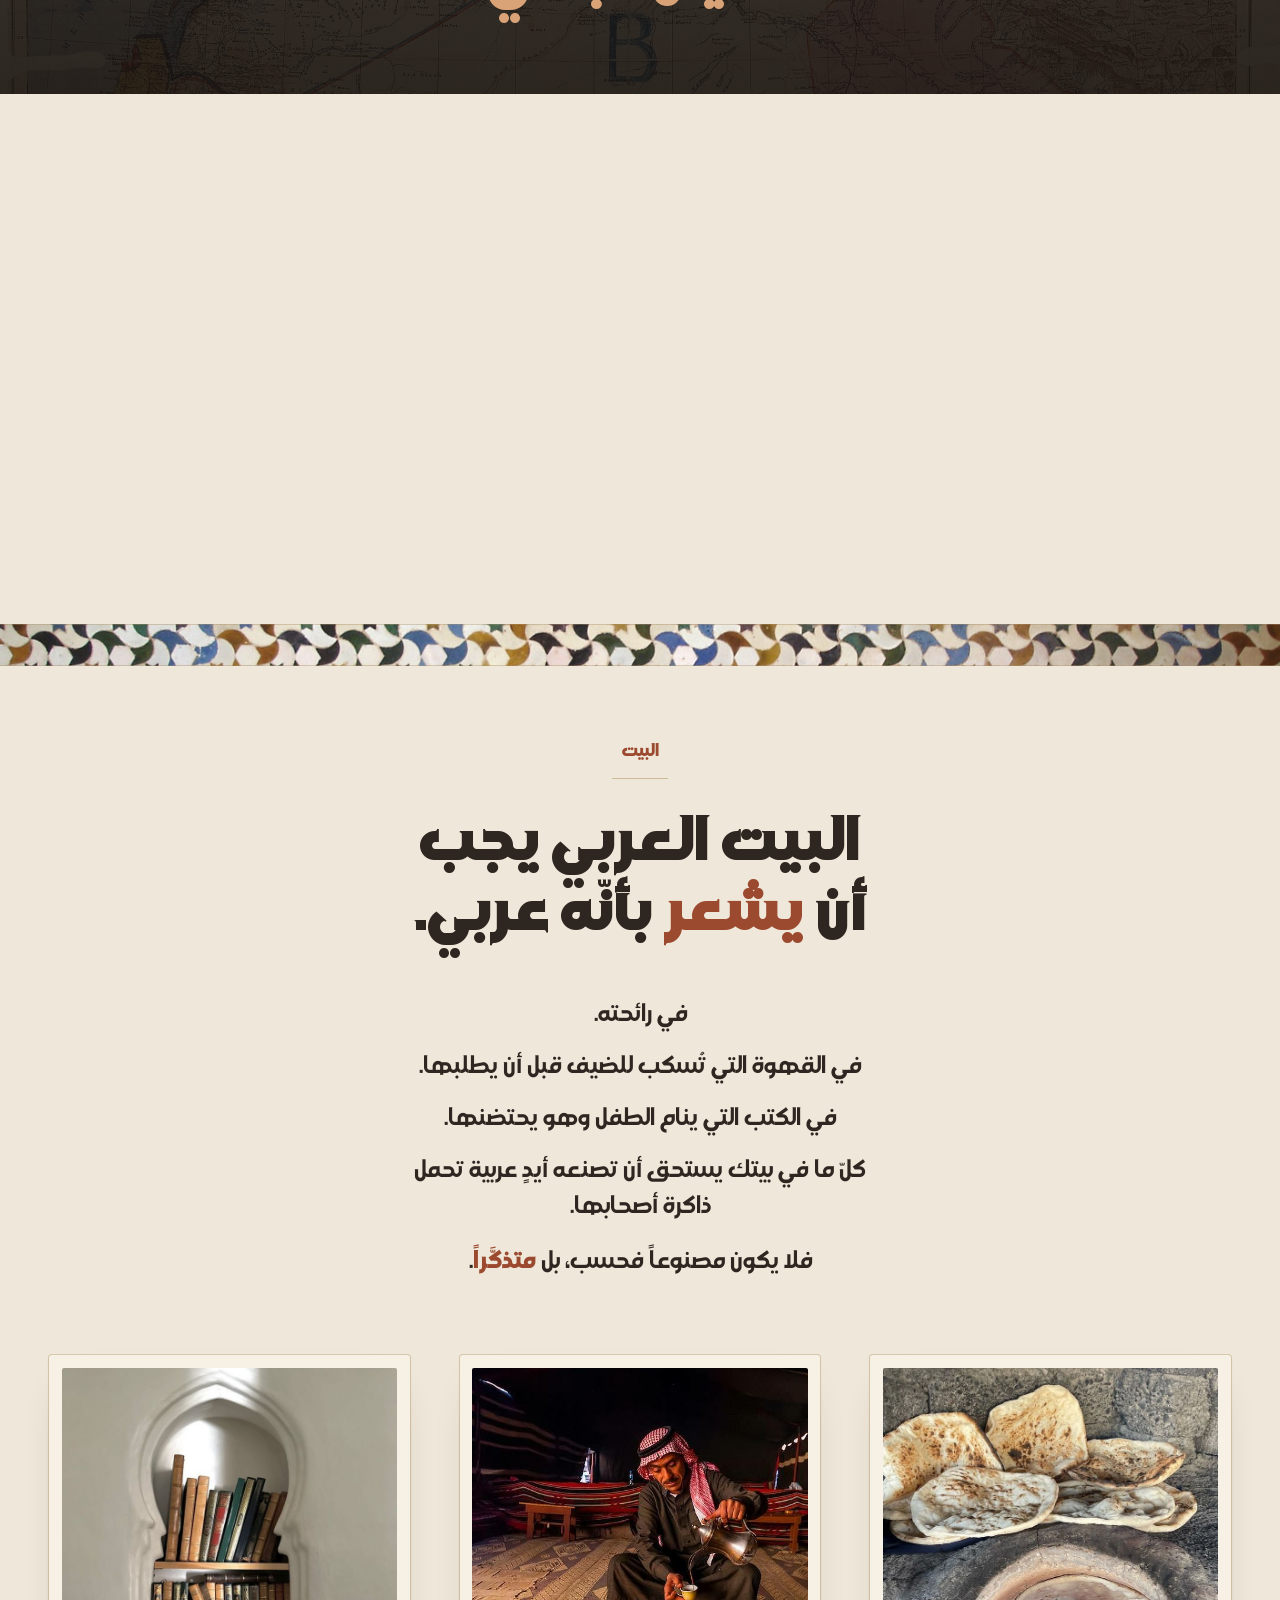
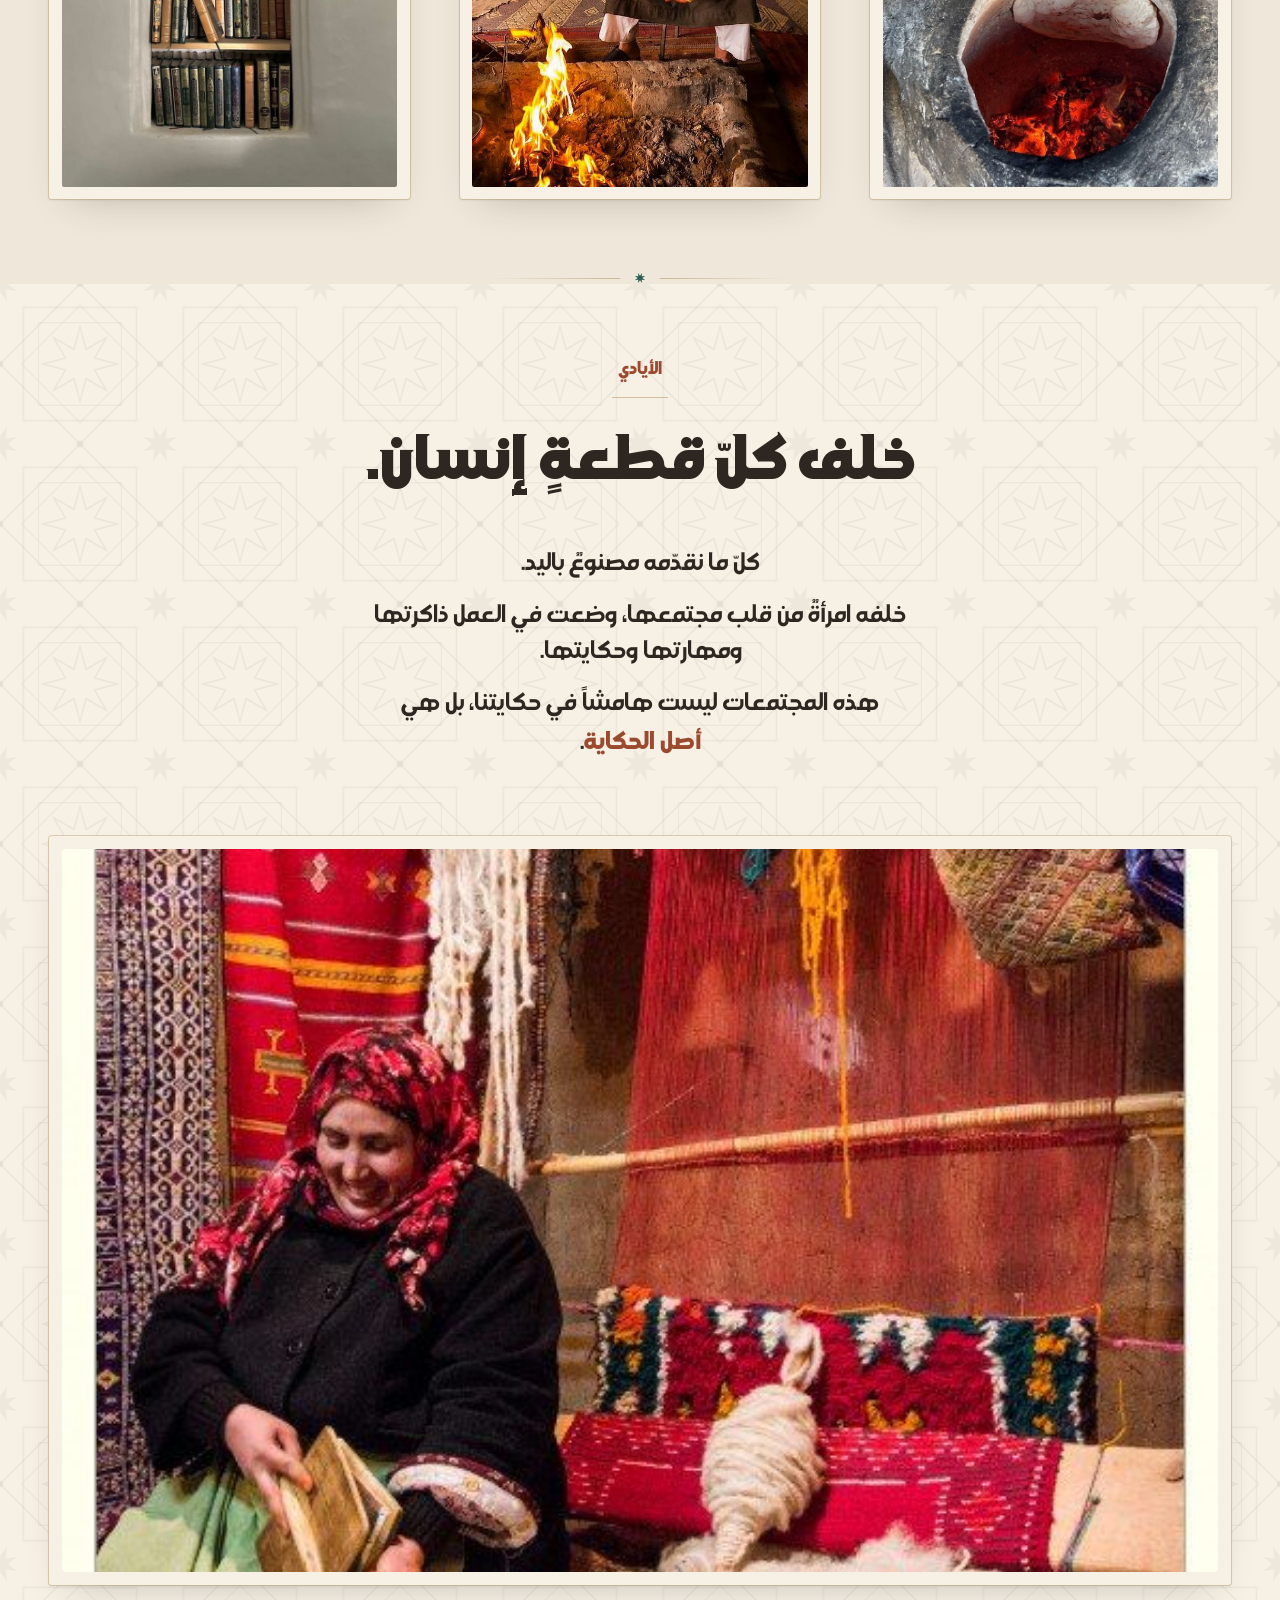
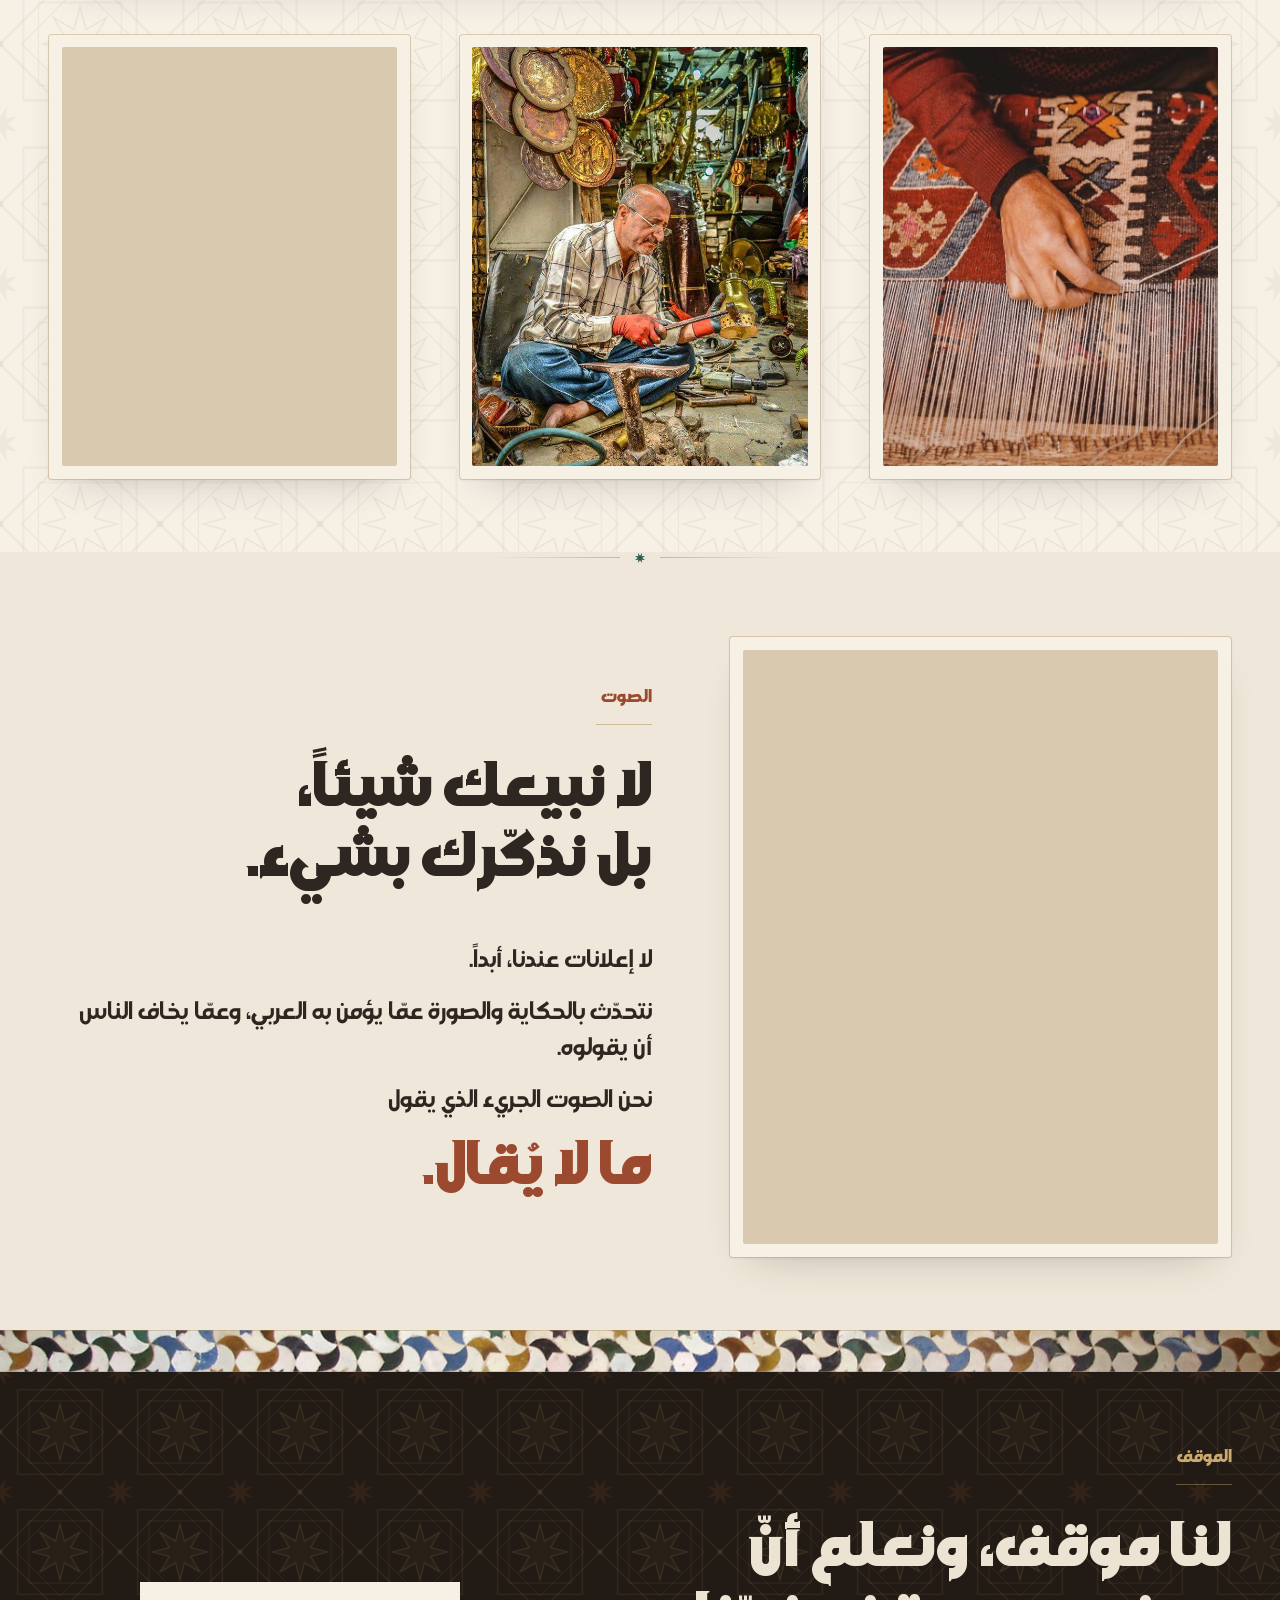
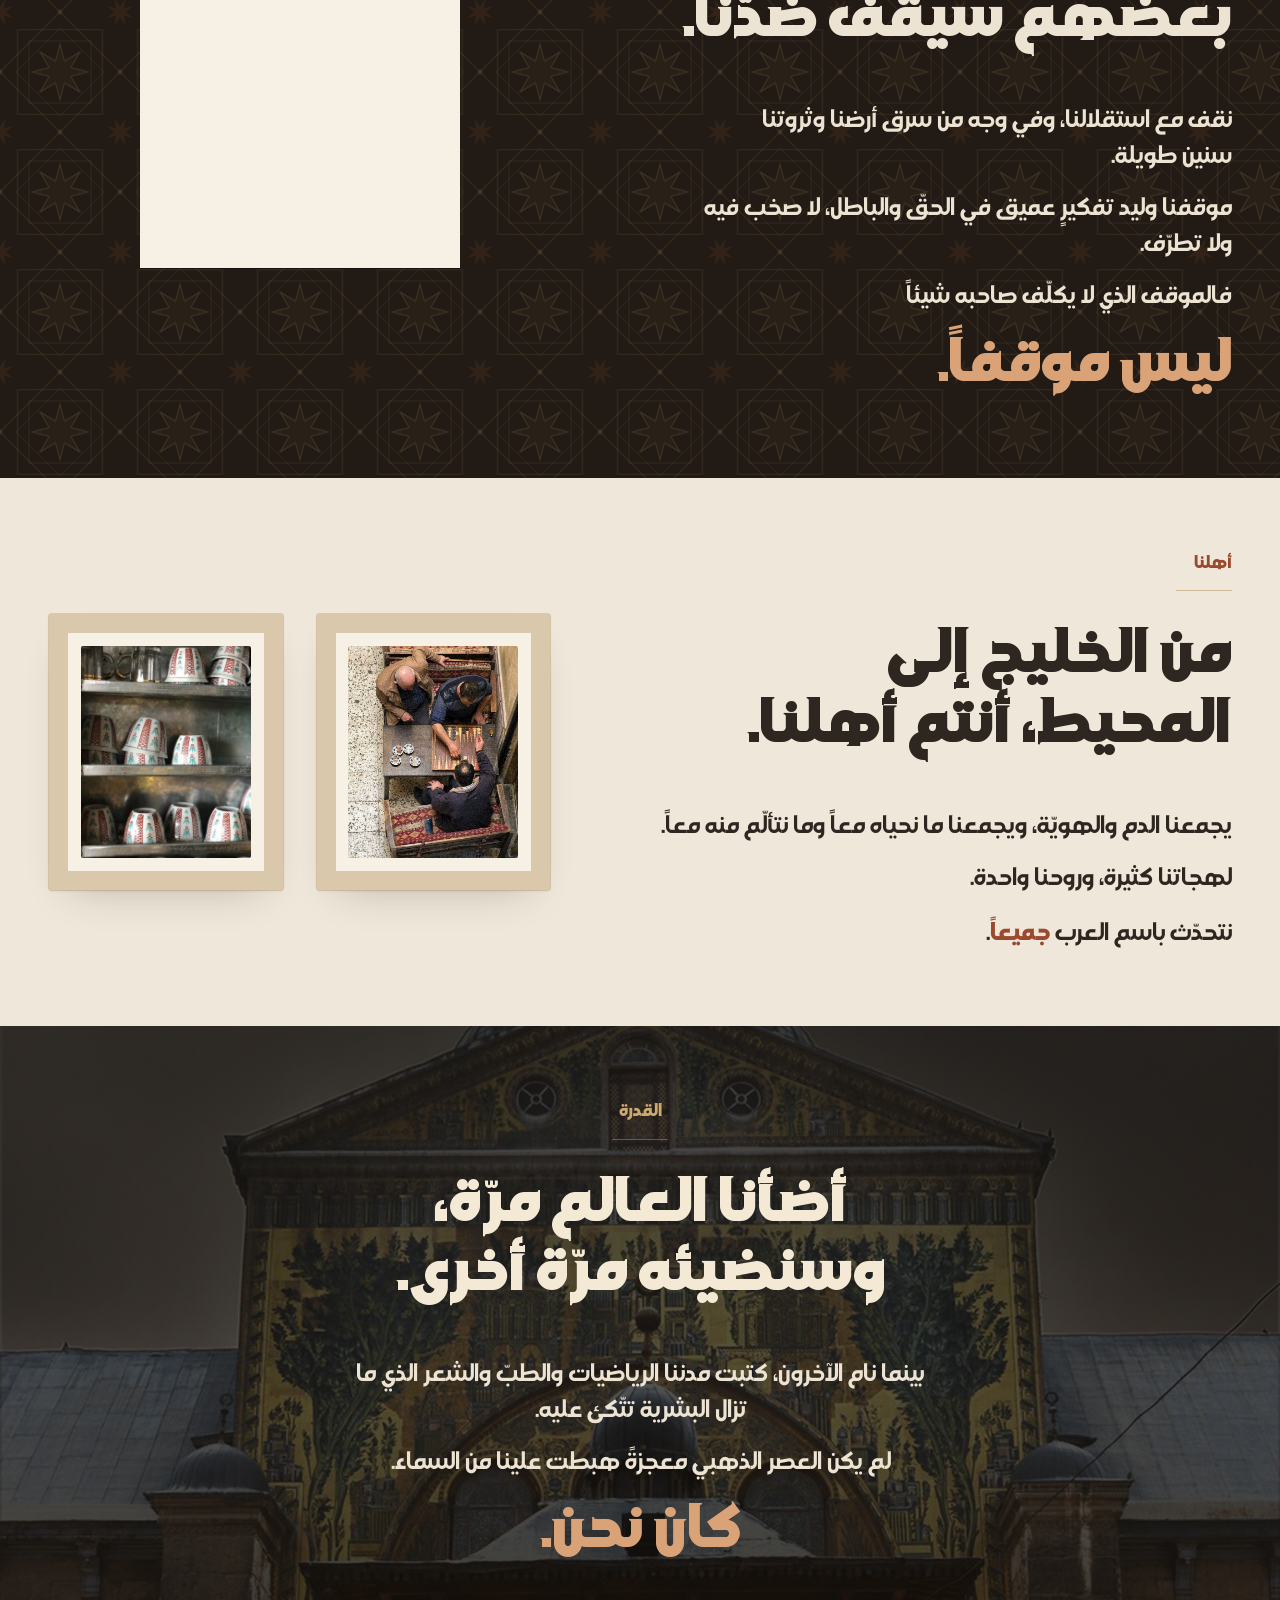
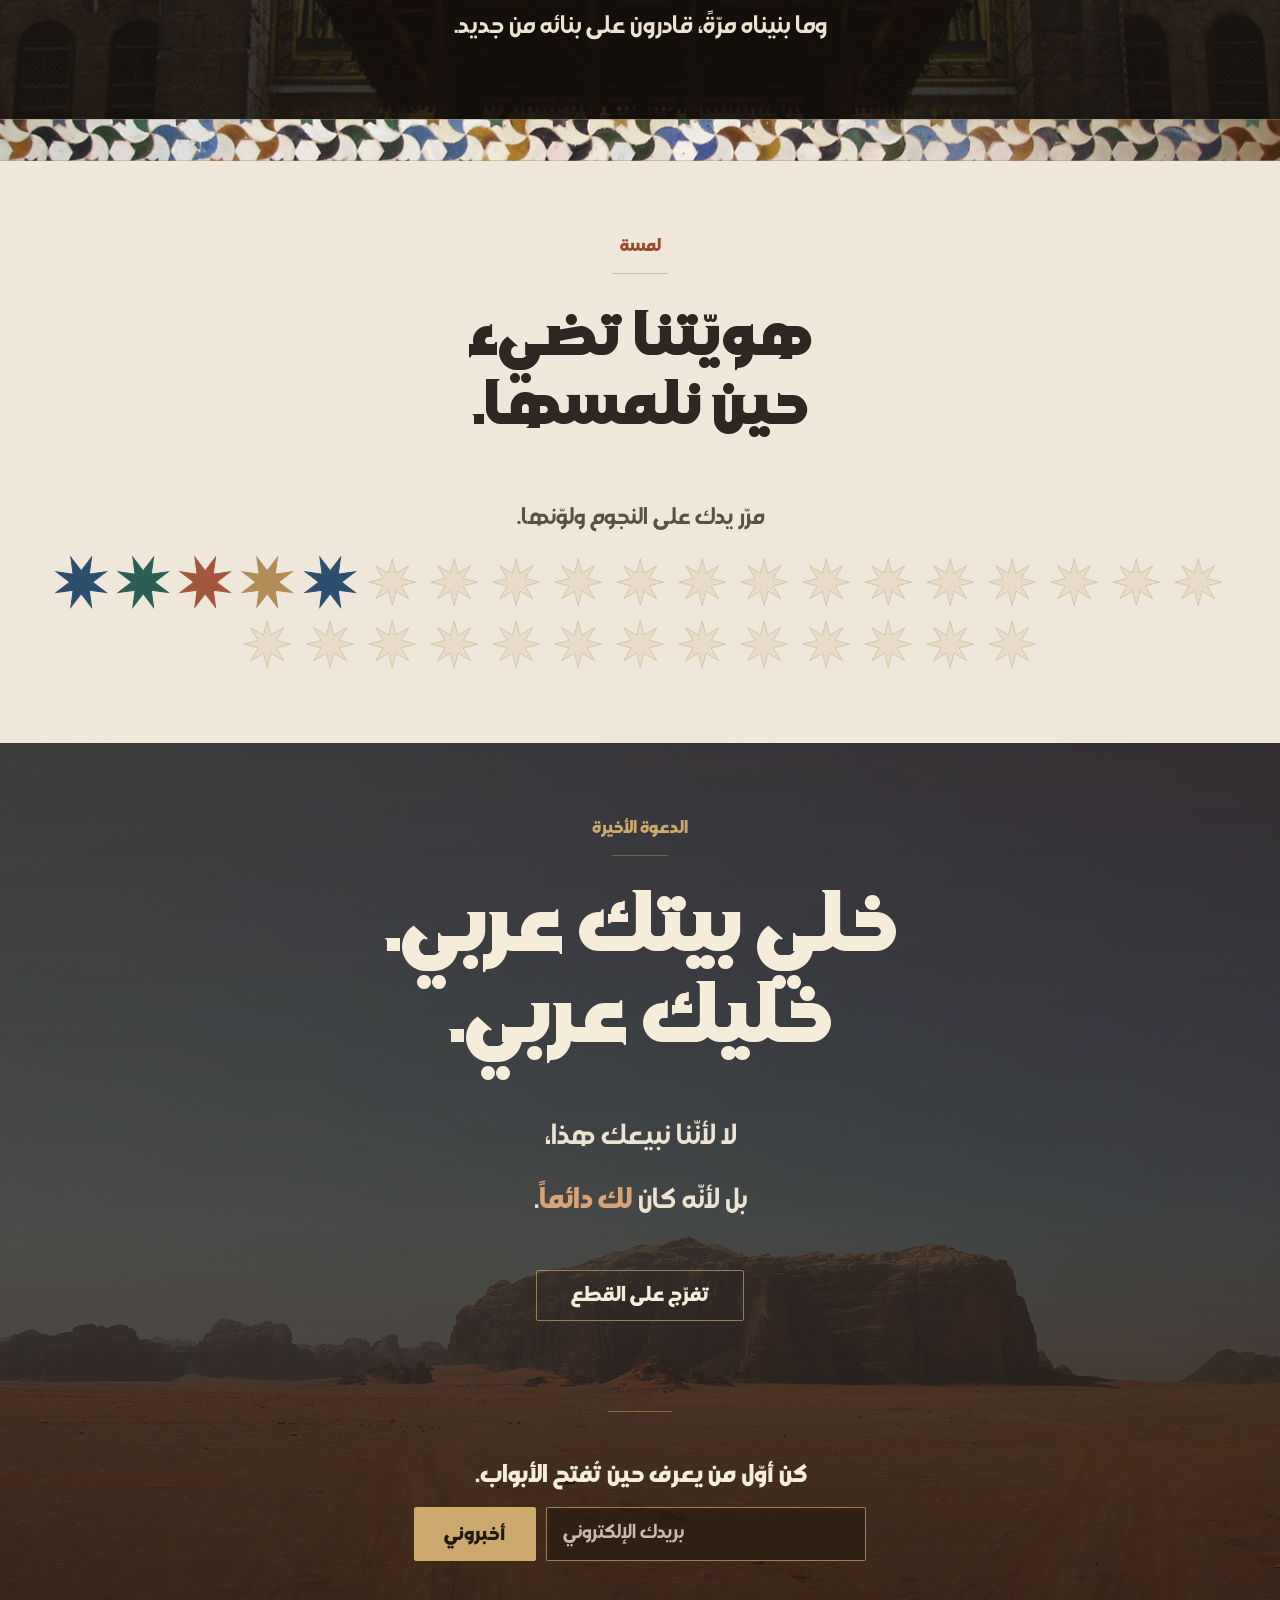
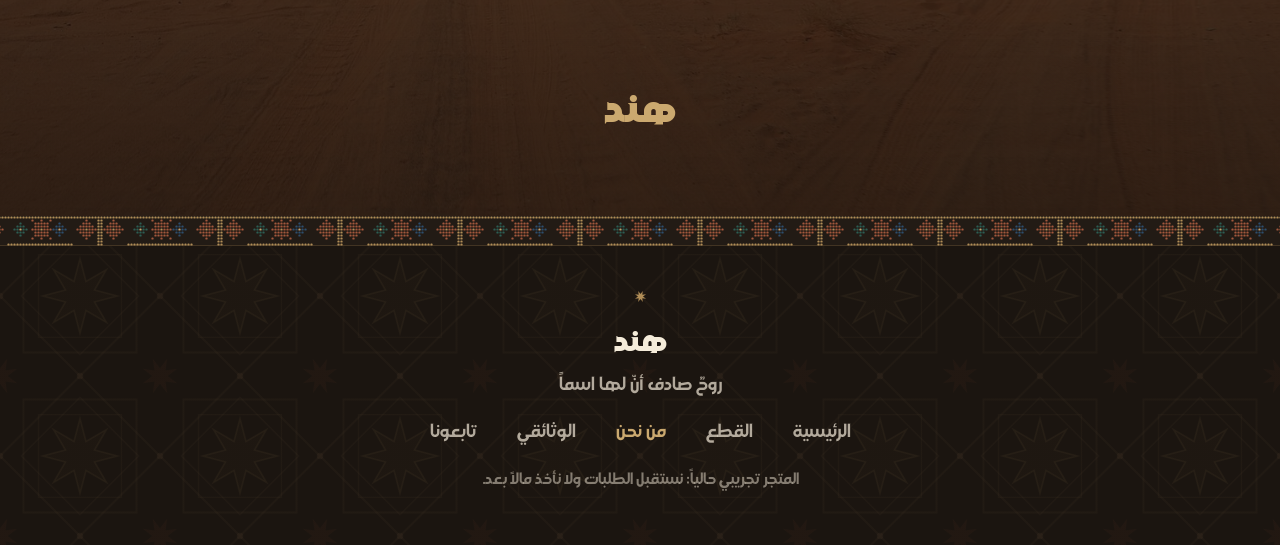
<file: about.html>
<!doctype html>
<html lang="ar" dir="rtl">
<head>
<meta charset="utf-8">
<meta name="viewport" content="width=device-width, initial-scale=1">
<title>من نحن - هند، روحٌ صادف أنّ لها اسماً</title>
<meta name="description" content="رؤيتنا وما نؤمن به: لسنا علامة تجارية، نحن روحٌ صادف أنّ لها اسماً. نعيد للبيت العربي روحه، قطعةً وحكايةً وصوتاً.">

<!-- TODO before launch: replace hind.example with your real domain (repo-wide). -->
<link rel="canonical" href="https://hind.example/about.html">
<link rel="alternate" hreflang="ar" href="https://hind.example/about.html">
<link rel="alternate" hreflang="en" href="https://hind.example/en/about.html">
<link rel="alternate" hreflang="x-default" href="https://hind.example/about.html">
<meta property="og:site_name" content="هند">
<meta property="og:title" content="من نحن - هند">
<meta property="og:description" content="لسنا علامة تجارية، نحن روحٌ صادف أنّ لها اسماً. نعيد للبيت العربي روحه، قطعةً وحكايةً وصوتاً.">
<meta property="og:type" content="website">
<meta property="og:locale" content="ar_JO">
<meta property="og:locale:alternate" content="en_US">
<meta property="og:url" content="https://hind.example/about.html">
<meta property="og:image" content="https://hind.example/Images/site/og-image.png">
<meta name="twitter:card" content="summary_large_image">
<meta name="twitter:title" content="من نحن - هند">
<meta name="twitter:description" content="لسنا علامة تجارية، نحن روحٌ صادف أنّ لها اسماً.">
<meta name="twitter:image" content="https://hind.example/Images/site/og-image.png">

<link rel="icon" type="image/png" sizes="64x64" href="Images/site/favicon-64.png">
<link rel="icon" type="image/png" sizes="512x512" href="Images/site/icon-512.png">
<link rel="apple-touch-icon" href="Images/site/apple-touch-icon.png">
<meta name="theme-color" content="#EFE7D9">

<script>
if (location.protocol !== "file:") {
  /* Preload only the display weight the LCP element needs; Bold and Regular
     stream in via @font-face + font-display:swap. Cut render delay by ~60%
     vs preloading all three. */
  var l = document.createElement("link");
  l.rel = "preload"; l.as = "font"; l.type = "font/woff2"; l.crossOrigin = "";
  l.href = "fonts/dg-tebian-black.woff2";
  document.head.appendChild(l);
}
</script>
<link rel="stylesheet" href="site.css">
</head>
<body>

<a class="skip" href="#main">تجاوز إلى المحتوى</a>
<div class="thread-progress" id="thread" aria-hidden="true"></div>

<nav class="topbar has-tabs" id="topbar" aria-label="التنقل الرئيسي">
  <a class="wordmark" href="index.html">هند</a>
  <div class="tabs">
    <a class="tab-home" href="index.html">الرئيسية</a>
    <a href="products.html">القطع</a>
    <a href="about.html" aria-current="page">من نحن</a>
    <a href="documentary.html">الوثائقي</a>
    <a href="follow.html">تابعونا</a>
  </div>
  <button class="cart-btn" type="button" data-cart-open aria-label="السلة">
    <svg class="bag" viewBox="0 0 18 22" aria-hidden="true" focusable="false"><path d="M6 7.2 V5.6 a3 3 0 0 1 6 0 V7.2" fill="none" stroke="currentColor" stroke-width="1.5" stroke-linecap="round"/><rect x="2.4" y="7.2" width="13.2" height="12.6" rx="2.4" fill="none" stroke="currentColor" stroke-width="1.5"/></svg>
    <span class="cart-count" aria-live="polite" hidden>0</span>
  </button>
</nav>

<main id="main">

  <!-- ١ — الصرخة الأولى -->
  <header class="hero" id="hero">
    <div class="medallion rise"><span>هند</span></div>
    <h1 class="rise">لسنا علامة تجارية.<br>نحن روحٌ صادف أنّ لها اسماً.</h1>
    <p class="tagline rise">عودوا إلى ما كان لكم دائماً.</p>
    <span class="thread rise" aria-hidden="true"></span>
  </header>

  <!-- ٢ — الجرح: فوق خريطة التقسيم الموقّعة سنة ١٩١٦ -->
  <section class="section wound centered" aria-labelledby="h-jurh">
    <div class="section-inner reveal">
      <span class="eyebrow">الجرح</span>
      <h2 id="h-jurh">أخذوا الأرض، ثم جاؤوا إلى بيوتنا.</h2>
      <div class="body-text">
        <p>رأيناهم يرسمون الحدود، ويأخذون النفط والسلطة والجيوش، وعرفنا كيف نسمّي ما يحدث.</p>
        <p>لكنّ سرقةً واحدةً جرت في صمت: دخلت غرفنا فصارت تشبه غرف غيرنا، ودخلت أطفالنا فصاروا يشبهون كلّ مكان إلا بلادهم.</p>
        <p>حتى صرنا ضيوفاً في هويّتنا نحن.</p>
        <p>هذا استعمارٌ لم يخرج ضدّه أحد في مظاهرة. اسمه</p>
        <p class="kicker">النسيان البطيء.</p>
      </div>
    </div>
  </section>

  <!-- ٣ — الرفض -->
  <section class="section centered breathing" aria-labelledby="h-rafd">
    <div class="section-inner reveal">
      <span class="eyebrow">الرفض</span>
      <h2 id="h-rafd">الإنسان بلا هويّة إنسانٌ بلا روح.</h2>
      <div class="body-text">
        <p>والروح التي نسيت نفسها روحٌ ضائعة.</p>
        <p class="kicker">ونحن نرفض أن نضيع.</p>
      </div>
    </div>
  </section>

  <div class="frieze" aria-hidden="true"></div>

  <!-- ٤ — البيت: كل قوس يجيب سطراً من النص -->
  <section class="section centered" aria-labelledby="h-bayt">
    <div class="section-inner reveal">
      <span class="eyebrow">البيت</span>
      <h2 id="h-bayt">البيت العربي يجب أن <em class="mark">يشعر</em> بأنّه عربي.</h2>
      <div class="body-text">
        <p>في رائحته.</p>
        <p>في القهوة التي تُسكب للضيف قبل أن يطلبها.</p>
        <p>في الكتب التي ينام الطفل وهو يحتضنها.</p>
        <p>كلّ ما في بيتك يستحق أن تصنعه أيدٍ عربية تحمل ذاكرة أصحابها.</p>
        <p>فلا يكون مصنوعاً فحسب، بل <strong>متذكَّراً</strong>.</p>
      </div>
    </div>
    <div class="triptych">
      <figure class="photo reveal">
        <img src="Images/bread-tannour.jpg" alt="خبز طازج يخرج من تنّور طيني متّقد" loading="lazy" decoding="async" onerror="this.closest('figure').remove()">
      </figure>
      <figure class="photo reveal d2">
        <img src="Images/coffee-pour.jpg" alt="قهوة عربية تُسكب للضيف على ضوء نار الملقى" loading="lazy" decoding="async" onerror="this.closest('figure').remove()">
      </figure>
      <figure class="photo reveal d3">
        <img src="Images/book-niche.jpg" alt="كتب عربية قديمة في مشكاة جدارية بيضاء" loading="lazy" decoding="async" onerror="this.closest('figure').remove()">
      </figure>
    </div>
  </section>

  <div class="divider" aria-hidden="true"><span class="s"></span></div>

  <!-- ٥ — الأيادي: جدار الصنعة -->
  <section class="section centered alt-ground" aria-labelledby="h-ayadi">
    <div class="section-inner reveal">
      <span class="eyebrow">الأيادي</span>
      <h2 id="h-ayadi">خلف كلّ قطعةٍ إنسان.</h2>
      <div class="body-text">
        <p>كلّ ما نقدّمه مصنوعٌ باليد.</p>
        <p>خلفه امرأةٌ من قلب مجتمعها، وضعت في العمل ذاكرتها ومهارتها وحكايتها.</p>
        <p>هذه المجتمعات ليست هامشاً في حكايتنا، بل هي <strong>أصل الحكاية</strong>.</p>
      </div>
    </div>
    <div class="craft">
      <figure class="photo feature reveal">
        <img src="Images/weaver-woman.jpg" alt="امرأة تغزل الصوف أمام نولها وحولها خيوطها الملوّنة" loading="lazy" decoding="async" onerror="this.closest('figure').remove()">
      </figure>
      <div class="craft-row">
        <figure class="photo reveal">
          <img src="Images/loom-hands.jpg" alt="يدان تنسجان سجّادة على نول تقليدي" loading="lazy" decoding="async" onerror="this.closest('figure').remove()">
        </figure>
        <figure class="photo reveal d2">
          <img src="Images/coppersmith.jpg" alt="صانع نحاس يطرق الصواني بيده في ورشته القديمة" loading="lazy" decoding="async" onerror="this.closest('figure').remove()">
        </figure>
        <figure class="photo reveal d3">
          <img src="Images/rug-market.jpg" alt="لفائف سجّاد منسوج يدوياً متراصّة في السوق" loading="lazy" decoding="async" onerror="this.closest('figure').remove()">
        </figure>
      </div>
    </div>
  </section>

  <div class="divider" aria-hidden="true"><span class="s"></span></div>

  <!-- ٦ — الصوت -->
  <section class="section" aria-labelledby="h-sawt">
    <div class="split image-first">
      <figure class="photo reveal d2">
        <img src="Images/newspaper-reader.jpg" alt="رجل تحجب وجهه صحيفة عربية قديمة وأمامه كوب شاي" loading="lazy" decoding="async" onerror="this.closest('figure').remove()">
      </figure>
      <div class="text reveal">
        <span class="eyebrow">الصوت</span>
        <h2 id="h-sawt">لا نبيعك شيئاً، بل نذكّرك بشيء.</h2>
        <div class="body-text">
          <p>لا إعلانات عندنا، أبداً.</p>
          <p>نتحدّث بالحكاية والصورة عمّا يؤمن به العربي، وعمّا يخاف الناس أن يقولوه.</p>
          <p>نحن الصوت الجريء الذي يقول</p>
          <p class="kicker">ما لا يُقال.</p>
        </div>
      </div>
    </div>
  </section>

  <div class="frieze" aria-hidden="true"></div>

  <!-- ٧ — الموقف: الليل، والختم الأحمر -->
  <section class="section night" aria-labelledby="h-mawqif">
    <div class="split">
      <div class="text reveal">
        <span class="eyebrow">الموقف</span>
        <h2 id="h-mawqif">لنا موقف، ونعلم أنّ بعضهم سيقف ضدّنا.</h2>
        <div class="body-text">
          <p>نقف مع استقلالنا، وفي وجه من سرق أرضنا وثروتنا سنين طويلة.</p>
          <p>موقفنا وليد تفكيرٍ عميق في الحقّ والباطل، لا صخب فيه ولا تطرّف.</p>
          <p>فالموقف الذي لا يكلّف صاحبه شيئاً</p>
          <p class="kicker">ليس موقفاً.</p>
        </div>
      </div>
      <figure class="stamp reveal d2">
        <img src="Images/calligraphy-freedom.jpg" alt="ختم بخط عربي أحمر يقول من يعش في خوف لن يكون حراً أبداً" loading="lazy" decoding="async" onerror="this.closest('figure').remove()">
      </figure>
    </div>
  </section>

  <!-- ٨ — أهلنا -->
  <section class="section" aria-labelledby="h-ahluna">
    <div class="split">
      <div class="text reveal">
        <span class="eyebrow">أهلنا</span>
        <h2 id="h-ahluna">من الخليج إلى المحيط، أنتم أهلنا.</h2>
        <div class="body-text">
          <p>يجمعنا الدم والهويّة، ويجمعنا ما نحياه معاً وما نتألّم منه معاً.</p>
          <p>لهجاتنا كثيرة، وروحنا واحدة.</p>
          <p>نتحدّث باسم العرب <strong>جميعاً</strong>.</p>
        </div>
      </div>
      <div class="pair">
        <figure class="photo reveal">
          <img src="Images/backgammon.jpg" alt="رجال يجتمعون حول طاولة زهر وفناجين قهوة في مقهى شعبي" loading="lazy" decoding="async" onerror="this.closest('figure').remove()">
        </figure>
        <figure class="photo reveal d2">
          <img src="Images/coffee-cups.jpg" alt="فناجين قهوة تقليدية مصفوفة على رفوف قديمة" loading="lazy" decoding="async" onerror="this.closest('figure').remove()">
        </figure>
      </div>
    </div>
  </section>

  <!-- ٩ — القدرة: النص فوق فسيفساء الجامع الأموي -->
  <section class="section mosaic centered" aria-labelledby="h-qudra">
    <div class="section-inner reveal">
      <span class="eyebrow">القدرة</span>
      <h2 id="h-qudra">أضأنا العالم مرّة، وسنضيئه مرّة أخرى.</h2>
      <div class="body-text">
        <p>بينما نام الآخرون، كتبت مدننا الرياضيات والطبّ والشعر الذي ما تزال البشرية تتّكئ عليه.</p>
        <p>لم يكن العصر الذهبي معجزةً هبطت علينا من السماء.</p>
        <p class="kicker">كان نحن.</p>
        <p>وما بنيناه مرّةً، قادرون على بنائه من جديد.</p>
      </div>
    </div>
  </section>

  <div class="frieze" aria-hidden="true"></div>

  <!-- لوحة الفسيفساء: touch it and it blooms, leave it and it fades. -->
  <section class="section centered" aria-labelledby="h-play">

    <!-- the khatam star, traced from the page lattice -->
    <svg width="0" height="0" style="position:absolute" aria-hidden="true" focusable="false">
      <defs>
        <polygon id="khatam-fass" points="28,0 10.9,4.5 19.8,19.8 4.5,10.9 0,28 -4.5,10.9 -19.8,19.8 -10.9,4.5 -28,0 -10.9,-4.5 -19.8,-19.8 -4.5,-10.9 0,-28 4.5,-10.9 19.8,-19.8 10.9,-4.5"/>
      </defs>
    </svg>

    <div class="section-inner reveal">
      <span class="eyebrow">لمسة</span>
      <h2 id="h-play">هويّتنا تضيء حين نلمسها.</h2>
    </div>

    <div class="mosaic-play reveal d2" id="mosaic-play" hidden>
      <p class="mosaic-hint">مرّر يدك على النجوم ولوّنها.</p>
      <div class="mosaic-band" id="mosaic-band" aria-hidden="true"></div>
    </div>
  </section>

  <!-- ١٠ — الدعوة الأخيرة -->
  <section class="section centered breathing final" aria-labelledby="h-dawa">
    <div class="section-inner reveal">
      <span class="eyebrow">الدعوة الأخيرة</span>
      <h2 id="h-dawa">خلي بيتك عربي.<br>خليك عربي.</h2>
      <div class="body-text">
        <p>لا لأنّنا نبيعك هذا،</p>
        <p>بل لأنّه كان <strong>لك دائماً</strong>.</p>
      </div>
      <a class="cta" href="products.html">تفرّج على القطع</a>
      <div class="notify reveal" id="notify">
        <p class="lead">كن أوّل من يعرف حين تُفتح الأبواب.</p>
        <form class="notify-form" id="notify-form" novalidate>
          <label class="sr-only" for="notify-email" style="position:absolute;width:1px;height:1px;overflow:hidden;clip:rect(0 0 0 0)">البريد الإلكتروني</label>
          <input id="notify-email" dir="ltr" type="email" inputmode="email" autocomplete="email" placeholder="بريدك الإلكتروني" required>
          <button type="submit">أخبروني</button>
        </form>
        <p class="msg" id="notify-msg" aria-live="polite"></p>
      </div>
      <p class="seal" aria-hidden="true">هند</p>
    </div>
  </section>

</main>

<footer>
  <div class="footer-band" aria-hidden="true"></div>
  <div class="footer-inner">
    <span class="footer-star" aria-hidden="true"></span>
    <span class="wordmark">هند</span>
    <p class="footer-line">روحٌ صادف أنّ لها اسماً</p>
    <nav class="footer-nav" aria-label="صفحات هند">
      <a href="index.html">الرئيسية</a>
      <a href="products.html">القطع</a>
      <a href="about.html" aria-current="page">من نحن</a>
      <a href="documentary.html">الوثائقي</a>
      <a href="follow.html">تابعونا</a>
    </nav>
    <p class="footer-demo">المتجر تجريبي حالياً: نستقبل الطلبات ولا نأخذ مالاً بعد.</p>
  </div>
</footer>

<script src="site.js"></script>
</body>
</html>
</file>
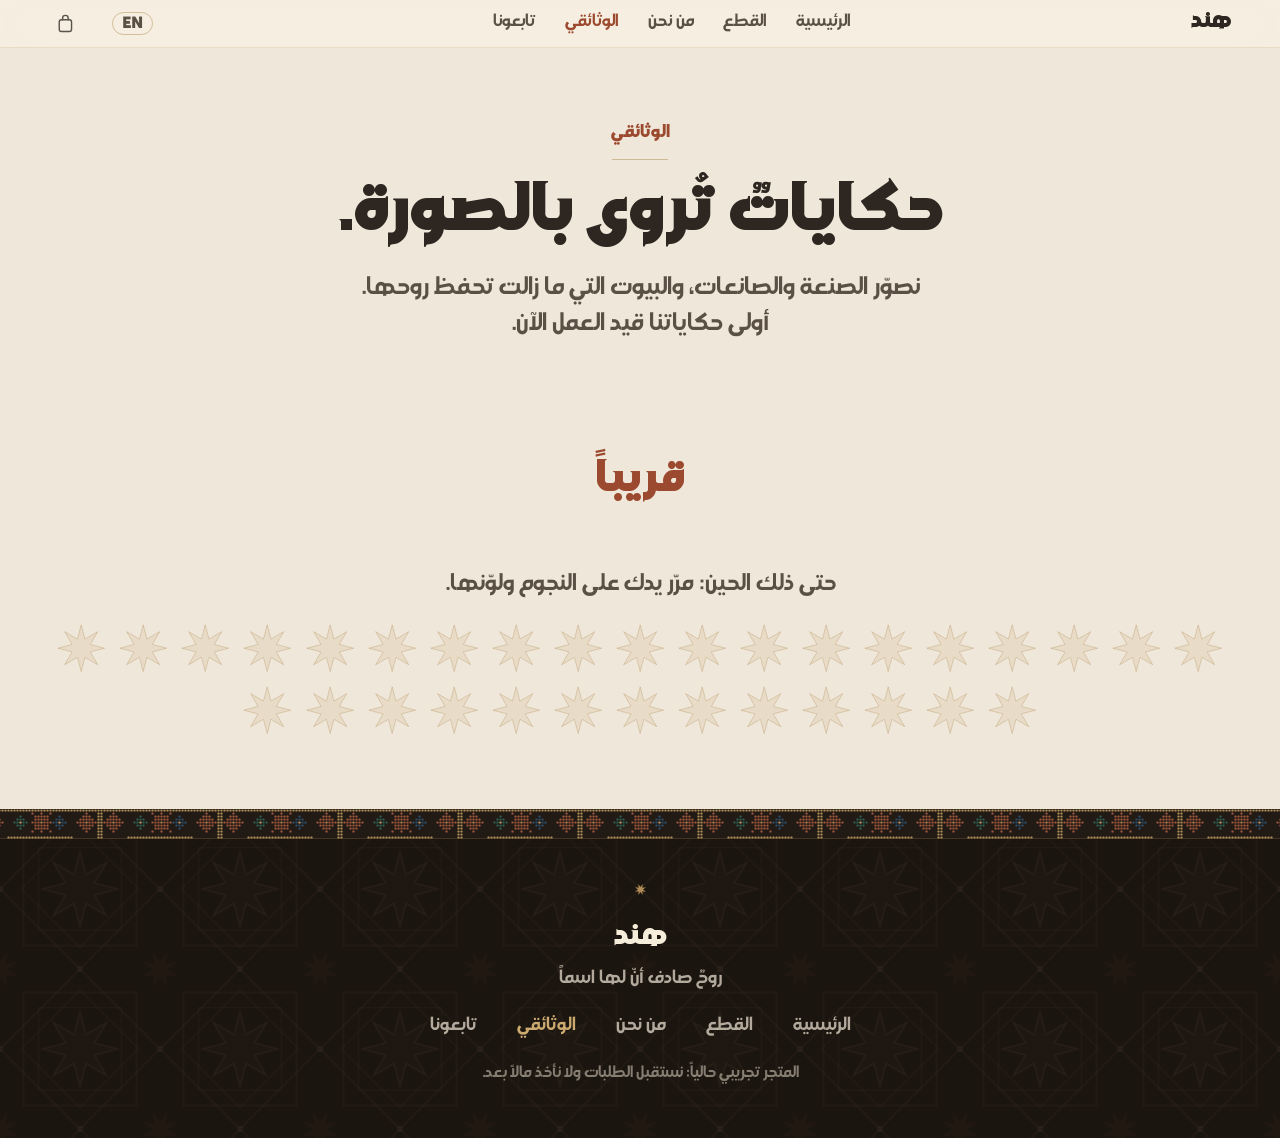
<file: documentary.html>
<!doctype html>
<html lang="ar" dir="rtl">
<head>
<meta charset="utf-8">
<meta name="viewport" content="width=device-width, initial-scale=1">
<title>الوثائقي - هند</title>
<meta name="description" content="نوثّق بالصورة حكايات الصنعة والصانعات، والبيوت التي ما زالت تحفظ روحها.">

<!-- TODO before launch: replace hind.example with your real domain (repo-wide). -->
<link rel="canonical" href="https://hind.example/documentary.html">
<link rel="alternate" hreflang="ar" href="https://hind.example/documentary.html">
<link rel="alternate" hreflang="en" href="https://hind.example/en/documentary.html">
<link rel="alternate" hreflang="x-default" href="https://hind.example/documentary.html">
<meta property="og:site_name" content="هند">
<meta property="og:title" content="الوثائقي - هند">
<meta property="og:description" content="نوثّق بالصورة حكايات الصنعة والصانعات، والبيوت التي ما زالت تحفظ روحها.">
<meta property="og:type" content="website">
<meta property="og:locale" content="ar_JO">
<meta property="og:locale:alternate" content="en_US">
<meta property="og:url" content="https://hind.example/documentary.html">
<meta property="og:image" content="https://hind.example/Images/site/og-image.png">
<meta name="twitter:card" content="summary_large_image">
<meta name="twitter:title" content="الوثائقي - هند">
<meta name="twitter:description" content="نوثّق بالصورة حكايات الصنعة والصانعات.">
<meta name="twitter:image" content="https://hind.example/Images/site/og-image.png">

<link rel="icon" type="image/png" sizes="64x64" href="Images/site/favicon-64.png">
<link rel="icon" type="image/png" sizes="512x512" href="Images/site/icon-512.png">
<link rel="apple-touch-icon" href="Images/site/apple-touch-icon.png">
<meta name="theme-color" content="#EFE7D9">

<script>
if (location.protocol !== "file:") {
  /* Preload only the display weight the LCP element needs; Bold and Regular
     stream in via @font-face + font-display:swap. Cut render delay by ~60%
     vs preloading all three. */
  var l = document.createElement("link");
  l.rel = "preload"; l.as = "font"; l.type = "font/woff2"; l.crossOrigin = "";
  l.href = "fonts/dg-tebian-black.woff2";
  document.head.appendChild(l);
}
</script>
<link rel="stylesheet" href="site.css">
</head>
<body>

<a class="skip" href="#main">تجاوز إلى المحتوى</a>

<nav class="topbar has-tabs" id="topbar" aria-label="التنقل الرئيسي">
  <a class="wordmark" href="index.html">هند</a>
  <div class="tabs">
    <a class="tab-home" href="index.html">الرئيسية</a>
    <a href="products.html">القطع</a>
    <a href="about.html">من نحن</a>
    <a href="documentary.html" aria-current="page">الوثائقي</a>
    <a href="follow.html">تابعونا</a>
  </div>
  <button class="cart-btn" type="button" data-cart-open aria-label="السلة">
    <svg class="bag" viewBox="0 0 18 22" aria-hidden="true" focusable="false"><path d="M6 7.2 V5.6 a3 3 0 0 1 6 0 V7.2" fill="none" stroke="currentColor" stroke-width="1.5" stroke-linecap="round"/><rect x="2.4" y="7.2" width="13.2" height="12.6" rx="2.4" fill="none" stroke="currentColor" stroke-width="1.5"/></svg>
    <span class="cart-count" aria-live="polite" hidden>0</span>
  </button>
</nav>

<main id="main">

  <section class="page-head">
    <span class="eyebrow">الوثائقي</span>
    <h1>حكاياتٌ تُروى بالصورة.</h1>
    <p class="lede">نصوّر الصنعة والصانعات، والبيوت التي ما زالت تحفظ روحها. أولى حكاياتنا قيد العمل الآن.</p>
  </section>

  <section class="section centered" aria-label="قريباً">

    <!-- the khatam star, traced from the page lattice -->
    <svg width="0" height="0" style="position:absolute" aria-hidden="true" focusable="false">
      <defs>
        <polygon id="khatam-fass" points="28,0 10.9,4.5 19.8,19.8 4.5,10.9 0,28 -4.5,10.9 -19.8,19.8 -10.9,4.5 -28,0 -10.9,-4.5 -19.8,-19.8 -4.5,-10.9 0,-28 4.5,-10.9 19.8,-19.8 10.9,-4.5"/>
      </defs>
    </svg>

    <div class="section-inner reveal">
      <p class="soon-big">قريباً</p>
    </div>

    <!-- حتى يجهز أول فيلم: اللوحة نفسها التي أحببناها، لا قواعد ولا نهاية -->
    <div class="mosaic-play reveal d2" id="mosaic-play" hidden>
      <p class="mosaic-hint">حتى ذلك الحين: مرّر يدك على النجوم ولوّنها.</p>
      <div class="mosaic-band" id="mosaic-band" aria-hidden="true"></div>
    </div>
  </section>

</main>

<footer>
  <div class="footer-band" aria-hidden="true"></div>
  <div class="footer-inner">
    <span class="footer-star" aria-hidden="true"></span>
    <span class="wordmark">هند</span>
    <p class="footer-line">روحٌ صادف أنّ لها اسماً</p>
    <nav class="footer-nav" aria-label="صفحات هند">
      <a href="index.html">الرئيسية</a>
      <a href="products.html">القطع</a>
      <a href="about.html">من نحن</a>
      <a href="documentary.html" aria-current="page">الوثائقي</a>
      <a href="follow.html">تابعونا</a>
    </nav>
    <p class="footer-demo">المتجر تجريبي حالياً: نستقبل الطلبات ولا نأخذ مالاً بعد.</p>
  </div>
</footer>

<script src="site.js"></script>
</body>
</html>
</file>
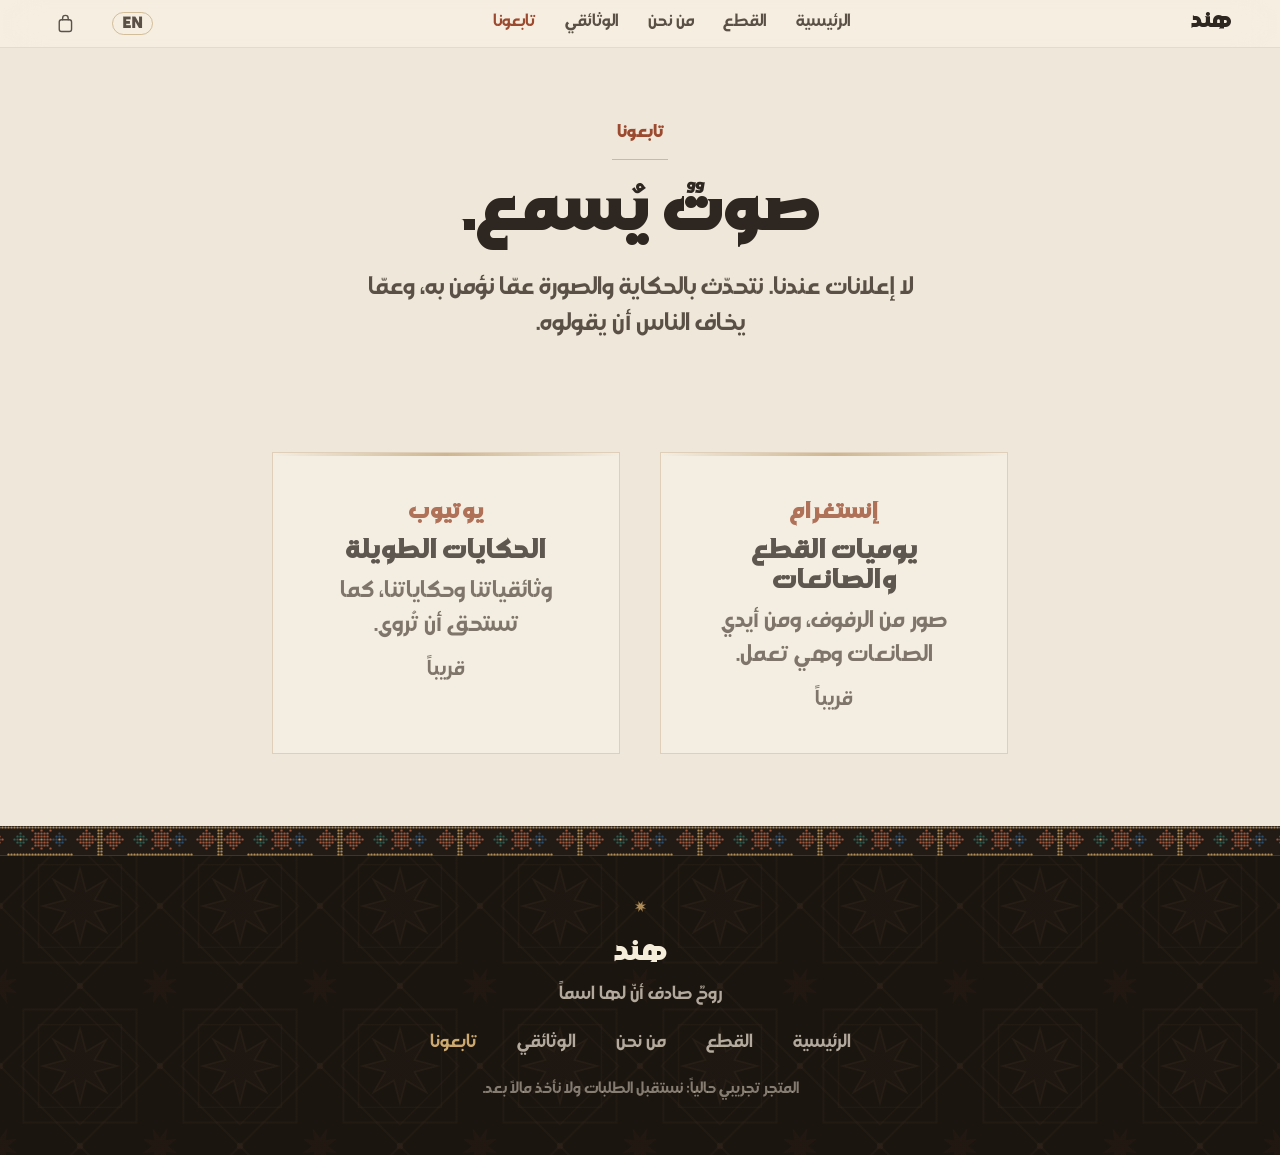
<file: follow.html>
<!doctype html>
<html lang="ar" dir="rtl">
<head>
<meta charset="utf-8">
<meta name="viewport" content="width=device-width, initial-scale=1">
<title>تابعونا - هند</title>
<meta name="description" content="نقول ما نؤمن به على إنستغرام ويوتيوب. تابعنا ليصلك صوتنا.">

<!-- TODO before launch: replace hind.example with your real domain (repo-wide). -->
<link rel="canonical" href="https://hind.example/follow.html">
<link rel="alternate" hreflang="ar" href="https://hind.example/follow.html">
<link rel="alternate" hreflang="en" href="https://hind.example/en/follow.html">
<link rel="alternate" hreflang="x-default" href="https://hind.example/follow.html">
<meta property="og:site_name" content="هند">
<meta property="og:title" content="تابعونا - هند">
<meta property="og:description" content="نقول ما نؤمن به على إنستغرام ويوتيوب. تابعنا ليصلك صوتنا.">
<meta property="og:type" content="website">
<meta property="og:locale" content="ar_JO">
<meta property="og:locale:alternate" content="en_US">
<meta property="og:url" content="https://hind.example/follow.html">
<meta property="og:image" content="https://hind.example/Images/site/og-image.png">
<meta name="twitter:card" content="summary_large_image">
<meta name="twitter:title" content="تابعونا - هند">
<meta name="twitter:description" content="نقول ما نؤمن به على إنستغرام ويوتيوب.">
<meta name="twitter:image" content="https://hind.example/Images/site/og-image.png">

<link rel="icon" type="image/png" sizes="64x64" href="Images/site/favicon-64.png">
<link rel="icon" type="image/png" sizes="512x512" href="Images/site/icon-512.png">
<link rel="apple-touch-icon" href="Images/site/apple-touch-icon.png">
<meta name="theme-color" content="#EFE7D9">

<script>
if (location.protocol !== "file:") {
  /* Preload only the display weight the LCP element needs; Bold and Regular
     stream in via @font-face + font-display:swap. Cut render delay by ~60%
     vs preloading all three. */
  var l = document.createElement("link");
  l.rel = "preload"; l.as = "font"; l.type = "font/woff2"; l.crossOrigin = "";
  l.href = "fonts/dg-tebian-black.woff2";
  document.head.appendChild(l);
}
</script>
<link rel="stylesheet" href="site.css">
</head>
<body>

<a class="skip" href="#main">تجاوز إلى المحتوى</a>

<nav class="topbar has-tabs" id="topbar" aria-label="التنقل الرئيسي">
  <a class="wordmark" href="index.html">هند</a>
  <div class="tabs">
    <a class="tab-home" href="index.html">الرئيسية</a>
    <a href="products.html">القطع</a>
    <a href="about.html">من نحن</a>
    <a href="documentary.html">الوثائقي</a>
    <a href="follow.html" aria-current="page">تابعونا</a>
  </div>
  <button class="cart-btn" type="button" data-cart-open aria-label="السلة">
    <svg class="bag" viewBox="0 0 18 22" aria-hidden="true" focusable="false"><path d="M6 7.2 V5.6 a3 3 0 0 1 6 0 V7.2" fill="none" stroke="currentColor" stroke-width="1.5" stroke-linecap="round"/><rect x="2.4" y="7.2" width="13.2" height="12.6" rx="2.4" fill="none" stroke="currentColor" stroke-width="1.5"/></svg>
    <span class="cart-count" aria-live="polite" hidden>0</span>
  </button>
</nav>

<main id="main">

  <section class="page-head">
    <span class="eyebrow">تابعونا</span>
    <h1>صوتٌ يُسمع.</h1>
    <p class="lede">لا إعلانات عندنا. نتحدّث بالحكاية والصورة عمّا نؤمن به، وعمّا يخاف الناس أن يقولوه.</p>
  </section>

  <section class="section" aria-label="منصاتنا">
    <div class="follow-grid">
      <a class="follow-card reveal" href="#" data-follow="instagramUrl">
        <span class="net">إنستغرام</span>
        <h2>يوميات القطع والصانعات</h2>
        <p>صور من الرفوف، ومن أيدي الصانعات وهي تعمل.</p>
      </a>
      <a class="follow-card reveal d2" href="#" data-follow="youtubeUrl">
        <span class="net">يوتيوب</span>
        <h2>الحكايات الطويلة</h2>
        <p>وثائقياتنا وحكاياتنا، كما تستحق أن تُروى.</p>
      </a>
    </div>
  </section>

</main>

<footer>
  <div class="footer-band" aria-hidden="true"></div>
  <div class="footer-inner">
    <span class="footer-star" aria-hidden="true"></span>
    <span class="wordmark">هند</span>
    <p class="footer-line">روحٌ صادف أنّ لها اسماً</p>
    <nav class="footer-nav" aria-label="صفحات هند">
      <a href="index.html">الرئيسية</a>
      <a href="products.html">القطع</a>
      <a href="about.html">من نحن</a>
      <a href="documentary.html">الوثائقي</a>
      <a href="follow.html" aria-current="page">تابعونا</a>
    </nav>
    <p class="footer-demo">المتجر تجريبي حالياً: نستقبل الطلبات ولا نأخذ مالاً بعد.</p>
  </div>
</footer>

<script src="site.js"></script>
</body>
</html>
</file>
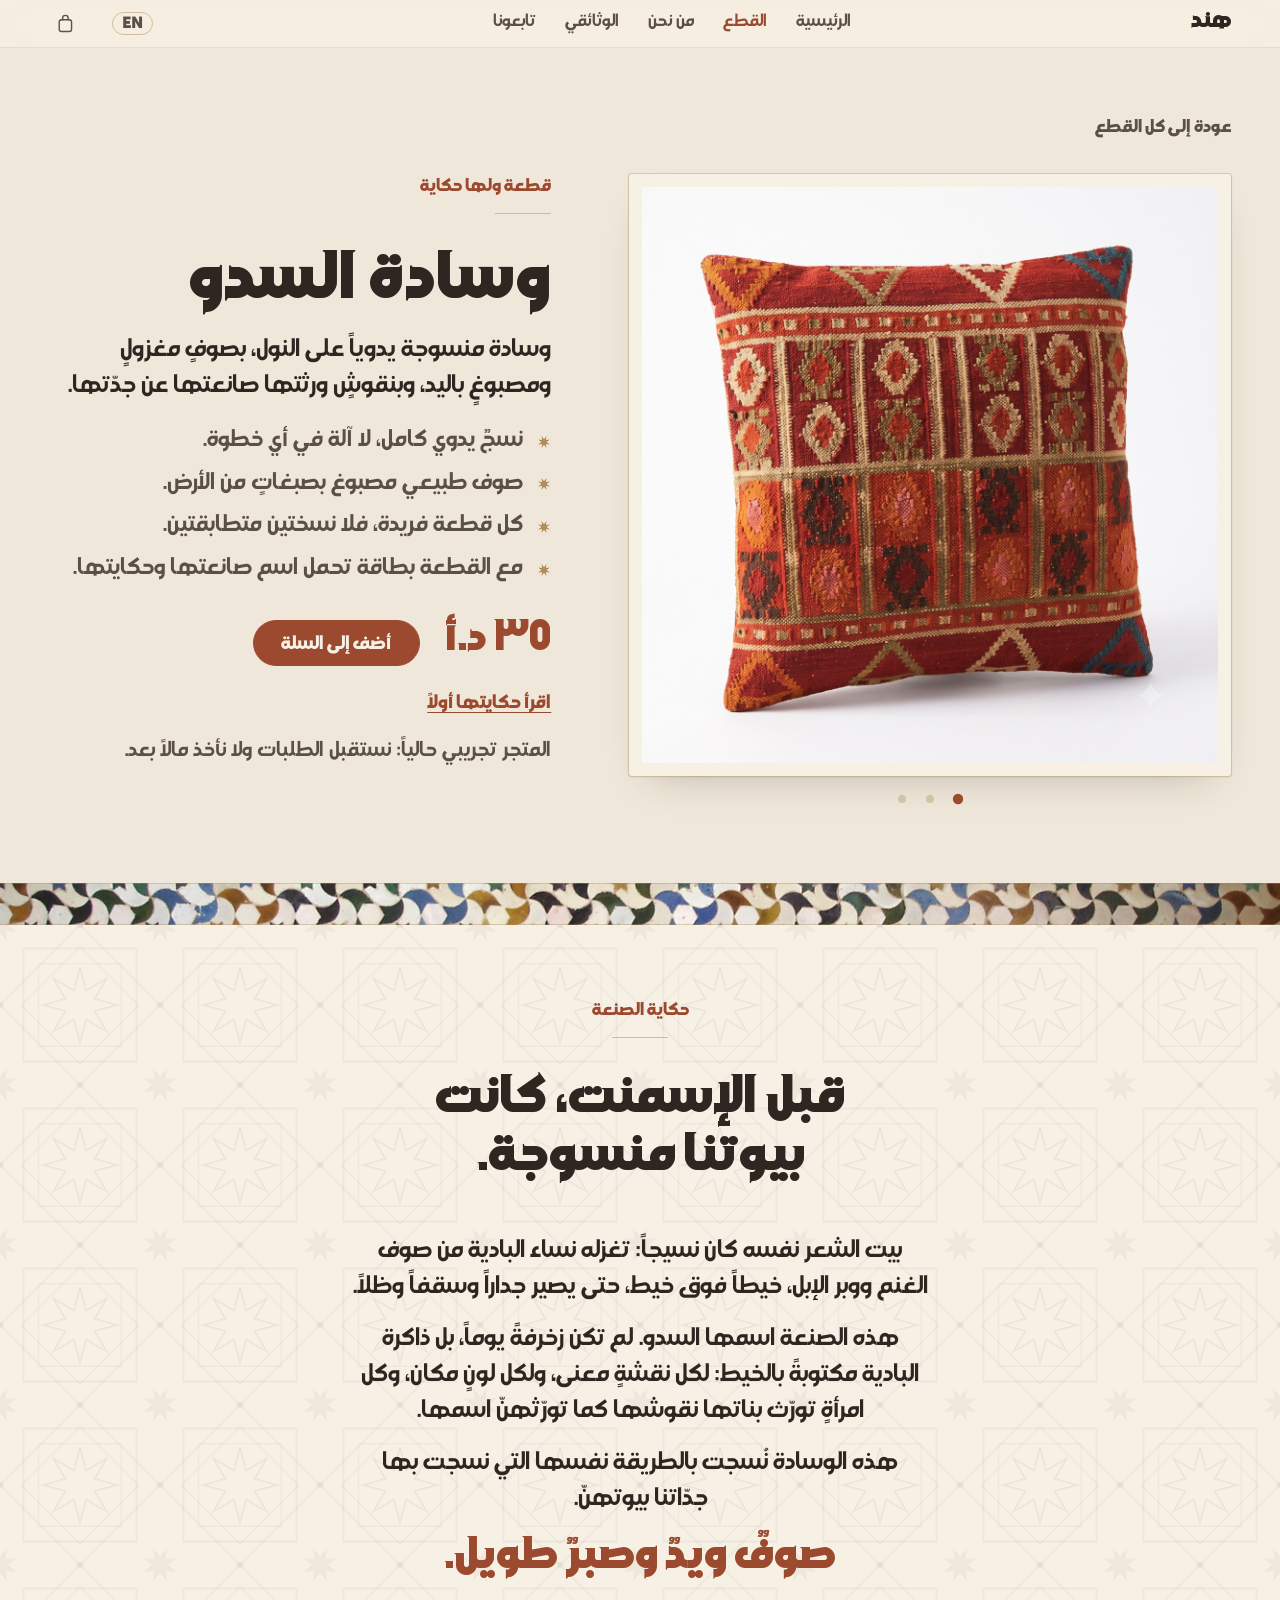
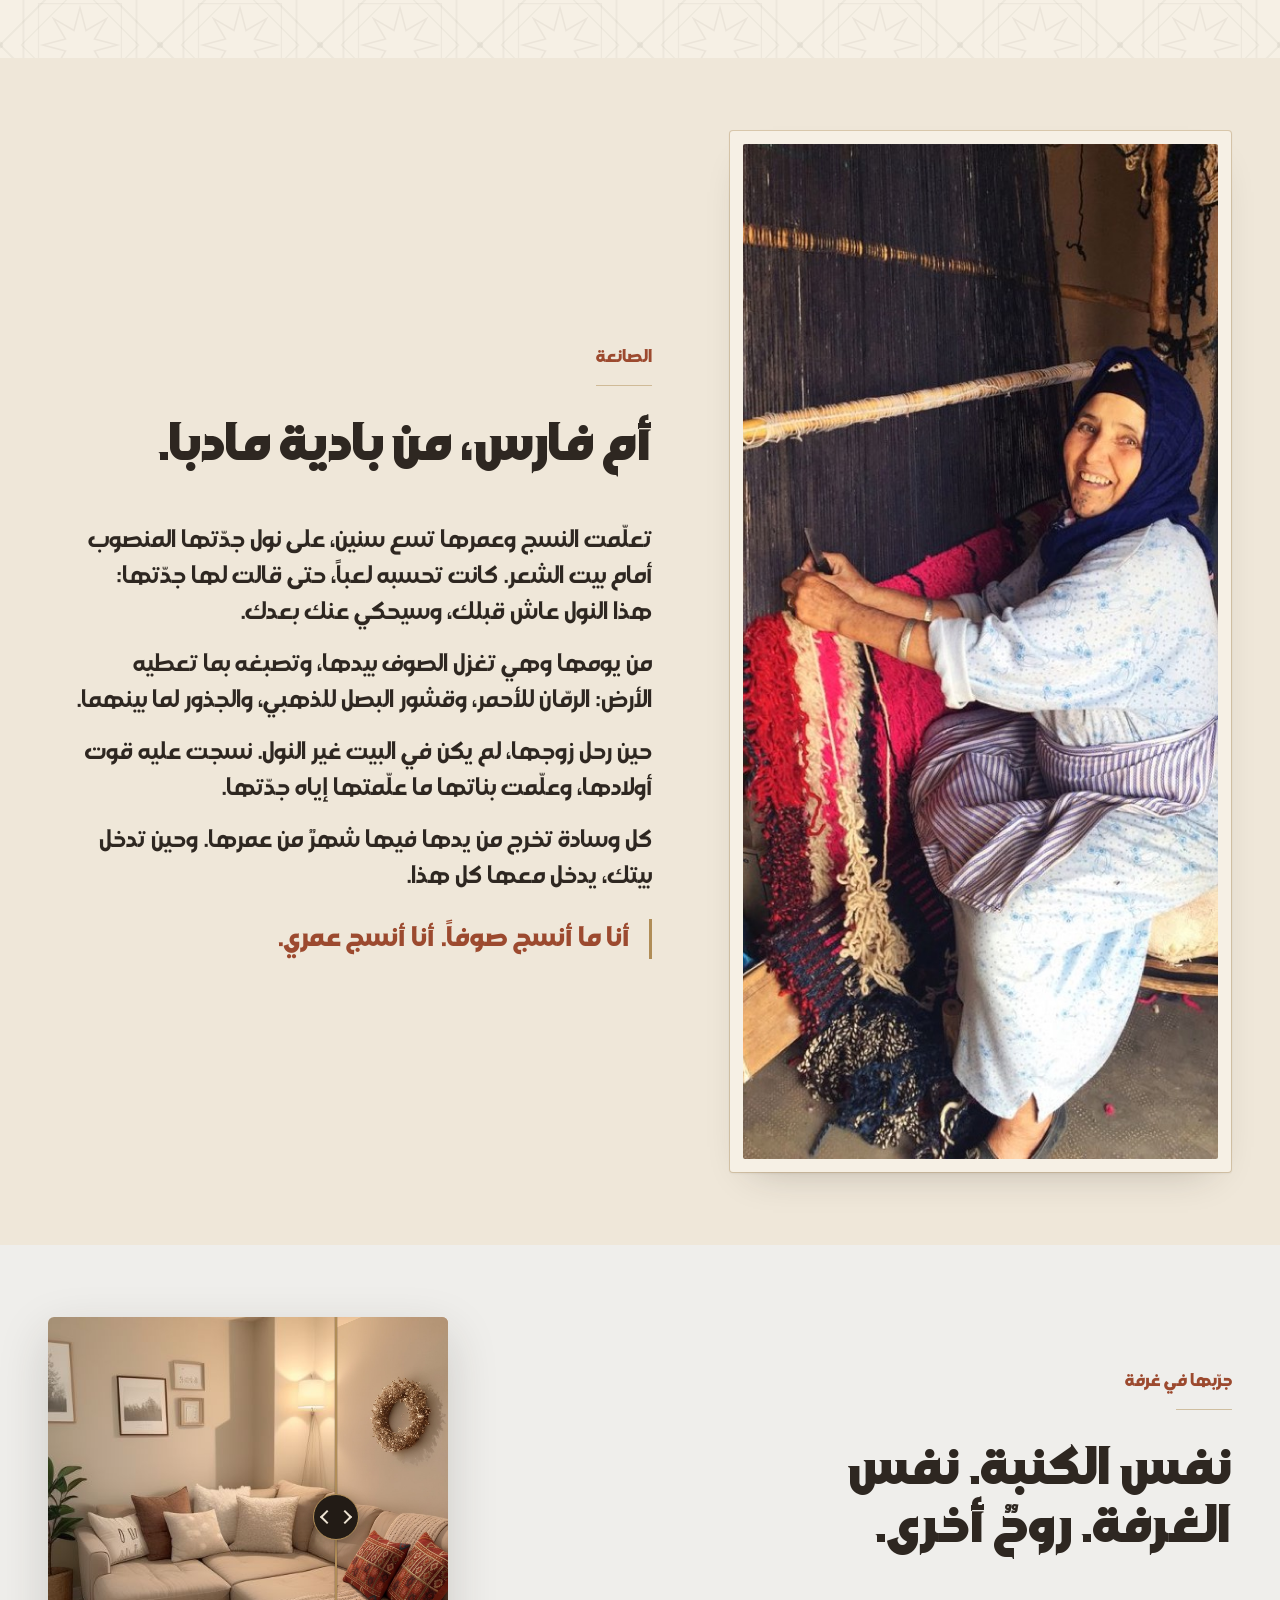
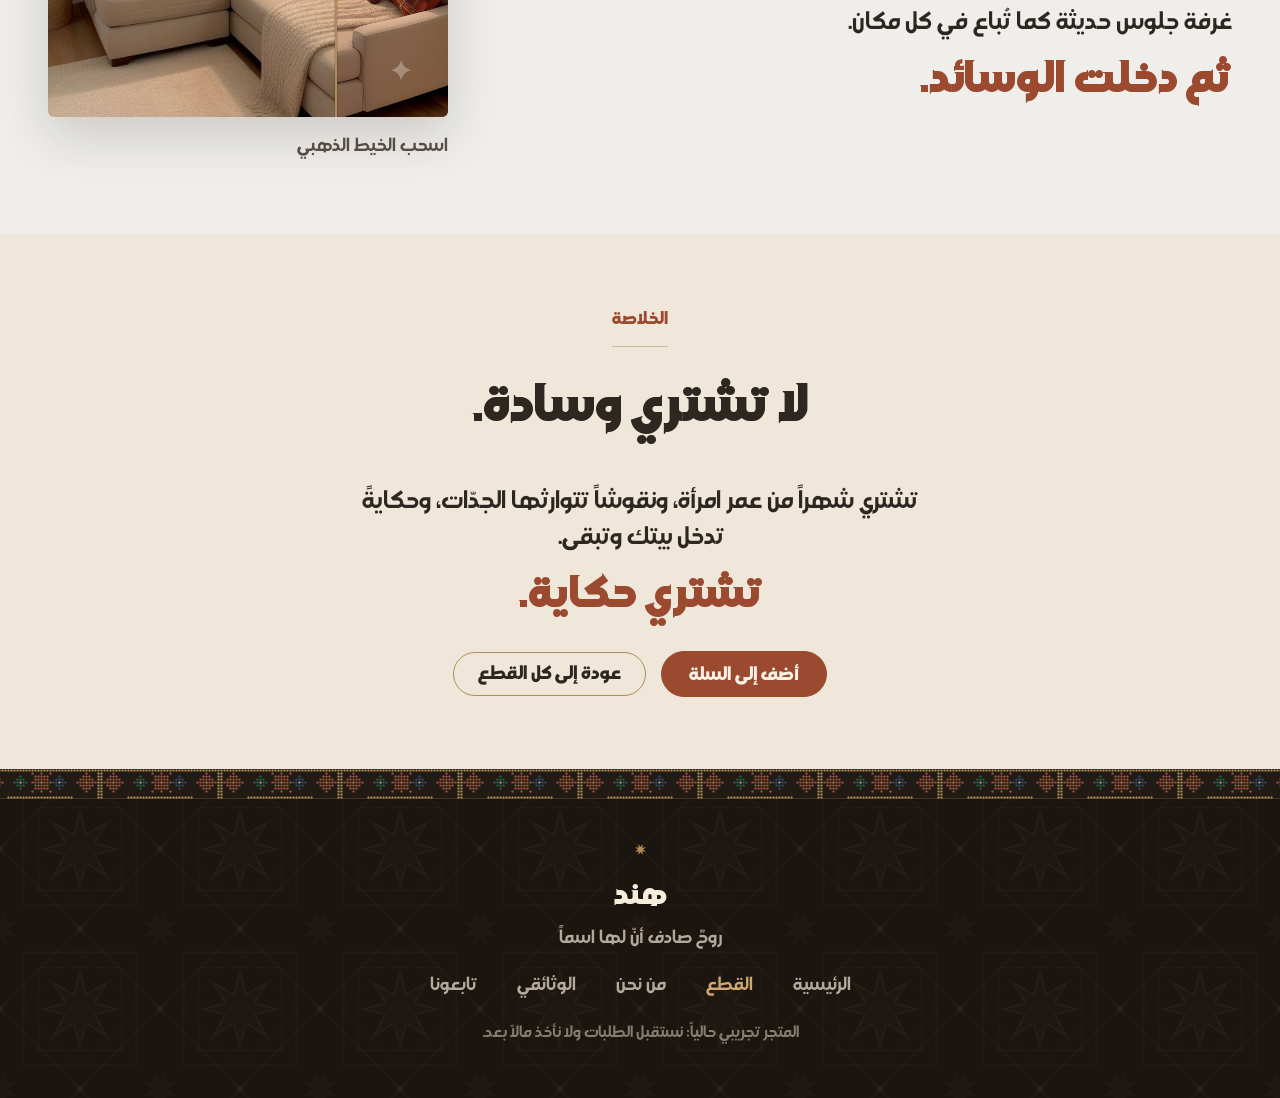
<file: pillow.html>
<!doctype html>
<html lang="ar" dir="rtl">
<head>
<meta charset="utf-8">
<meta name="viewport" content="width=device-width, initial-scale=1">
<title>وسادة السدو - هند</title>
<meta name="description" content="وسادة منسوجة يدوياً على النول بصوف مغزول ومصبوغ باليد. نسجتها أم فارس في بادية مادبا.">
<meta name="robots" content="noindex,follow">
<link rel="canonical" href="product.html?id=sadu-pillow">

<!-- Legacy URL. The product page moved to the CRM-ready template at
     product.html?id=sadu-pillow. A meta refresh + canonical rel keeps
     old bookmarks and any indexed links working while we migrate. -->
<meta http-equiv="refresh" content="0; url=product.html?id=sadu-pillow">
<script>location.replace("product.html?id=sadu-pillow");</script>
</head>
<body>
<p style="font-family:system-ui,sans-serif;text-align:center;padding:2rem;">
  انتقلت الصفحة. <a href="product.html?id=sadu-pillow">اضغط هنا للمتابعة</a>.
</p>
</body>
</html>
</file>
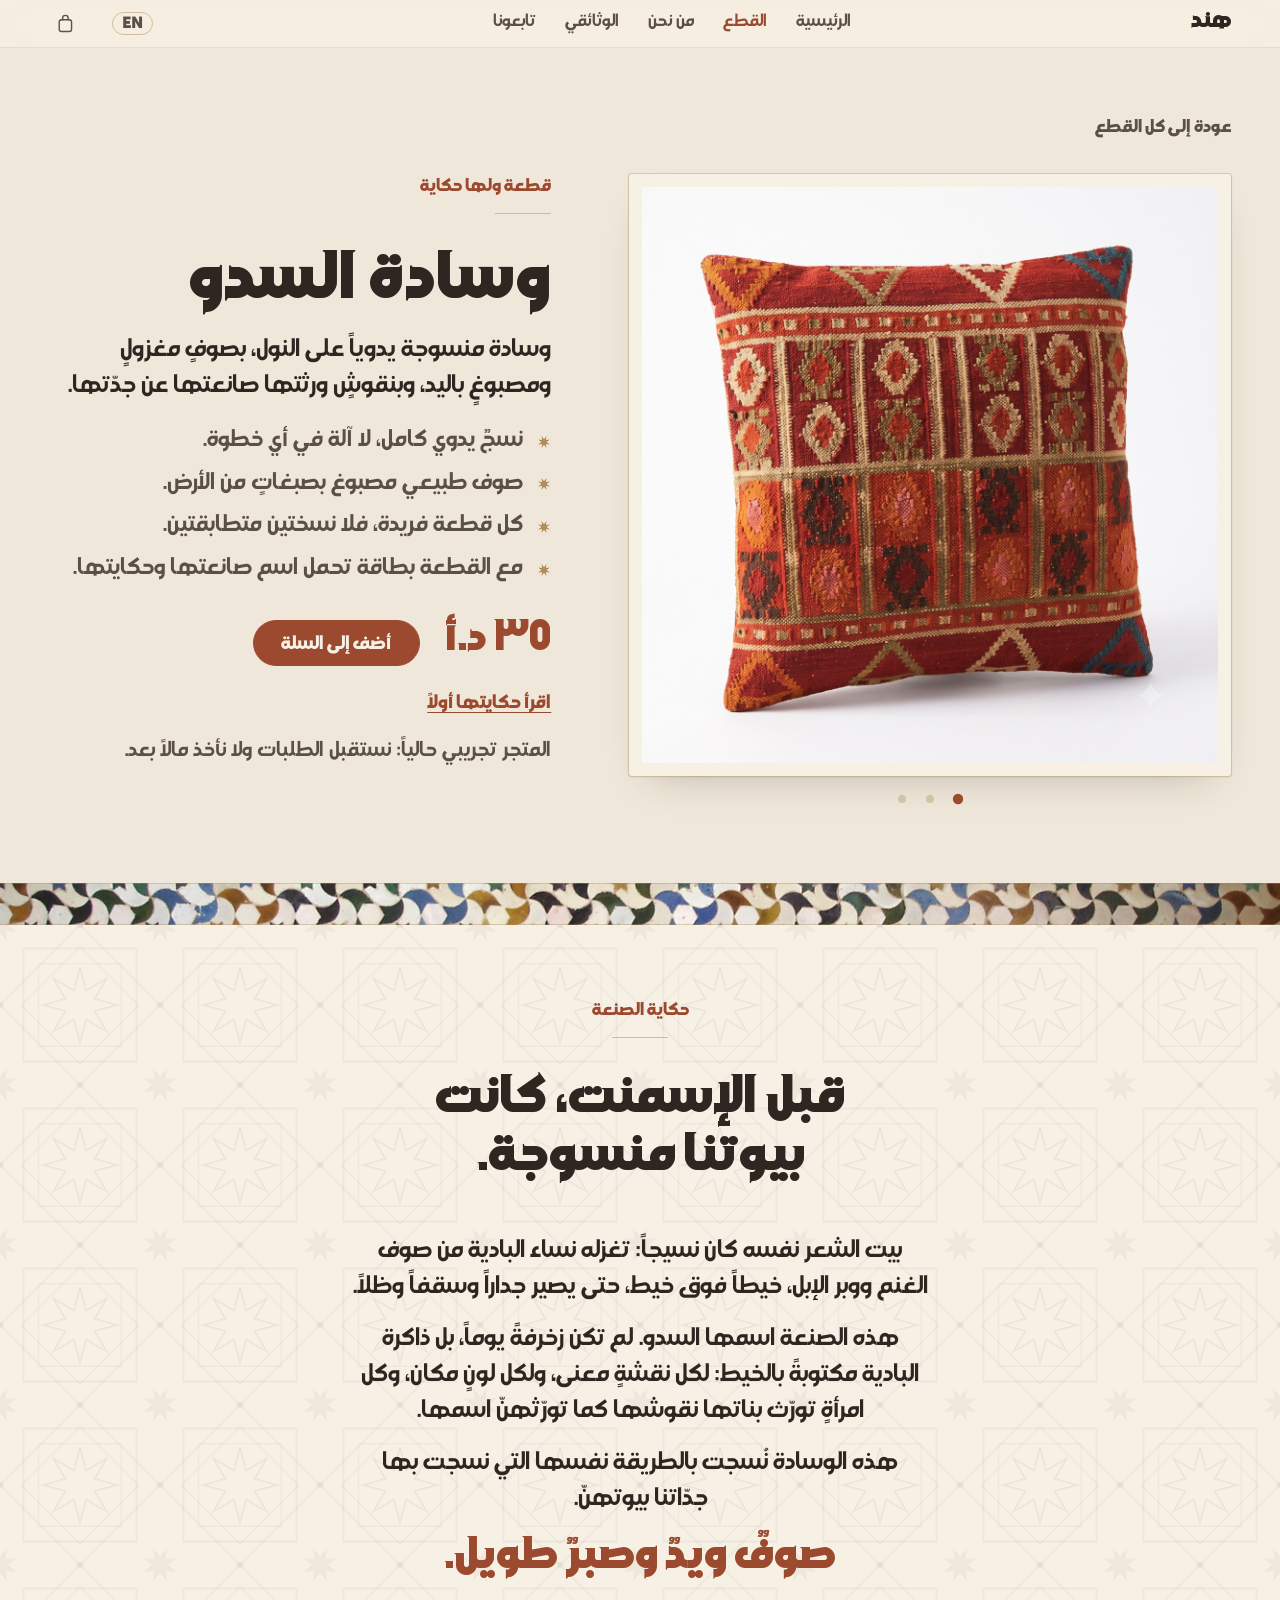
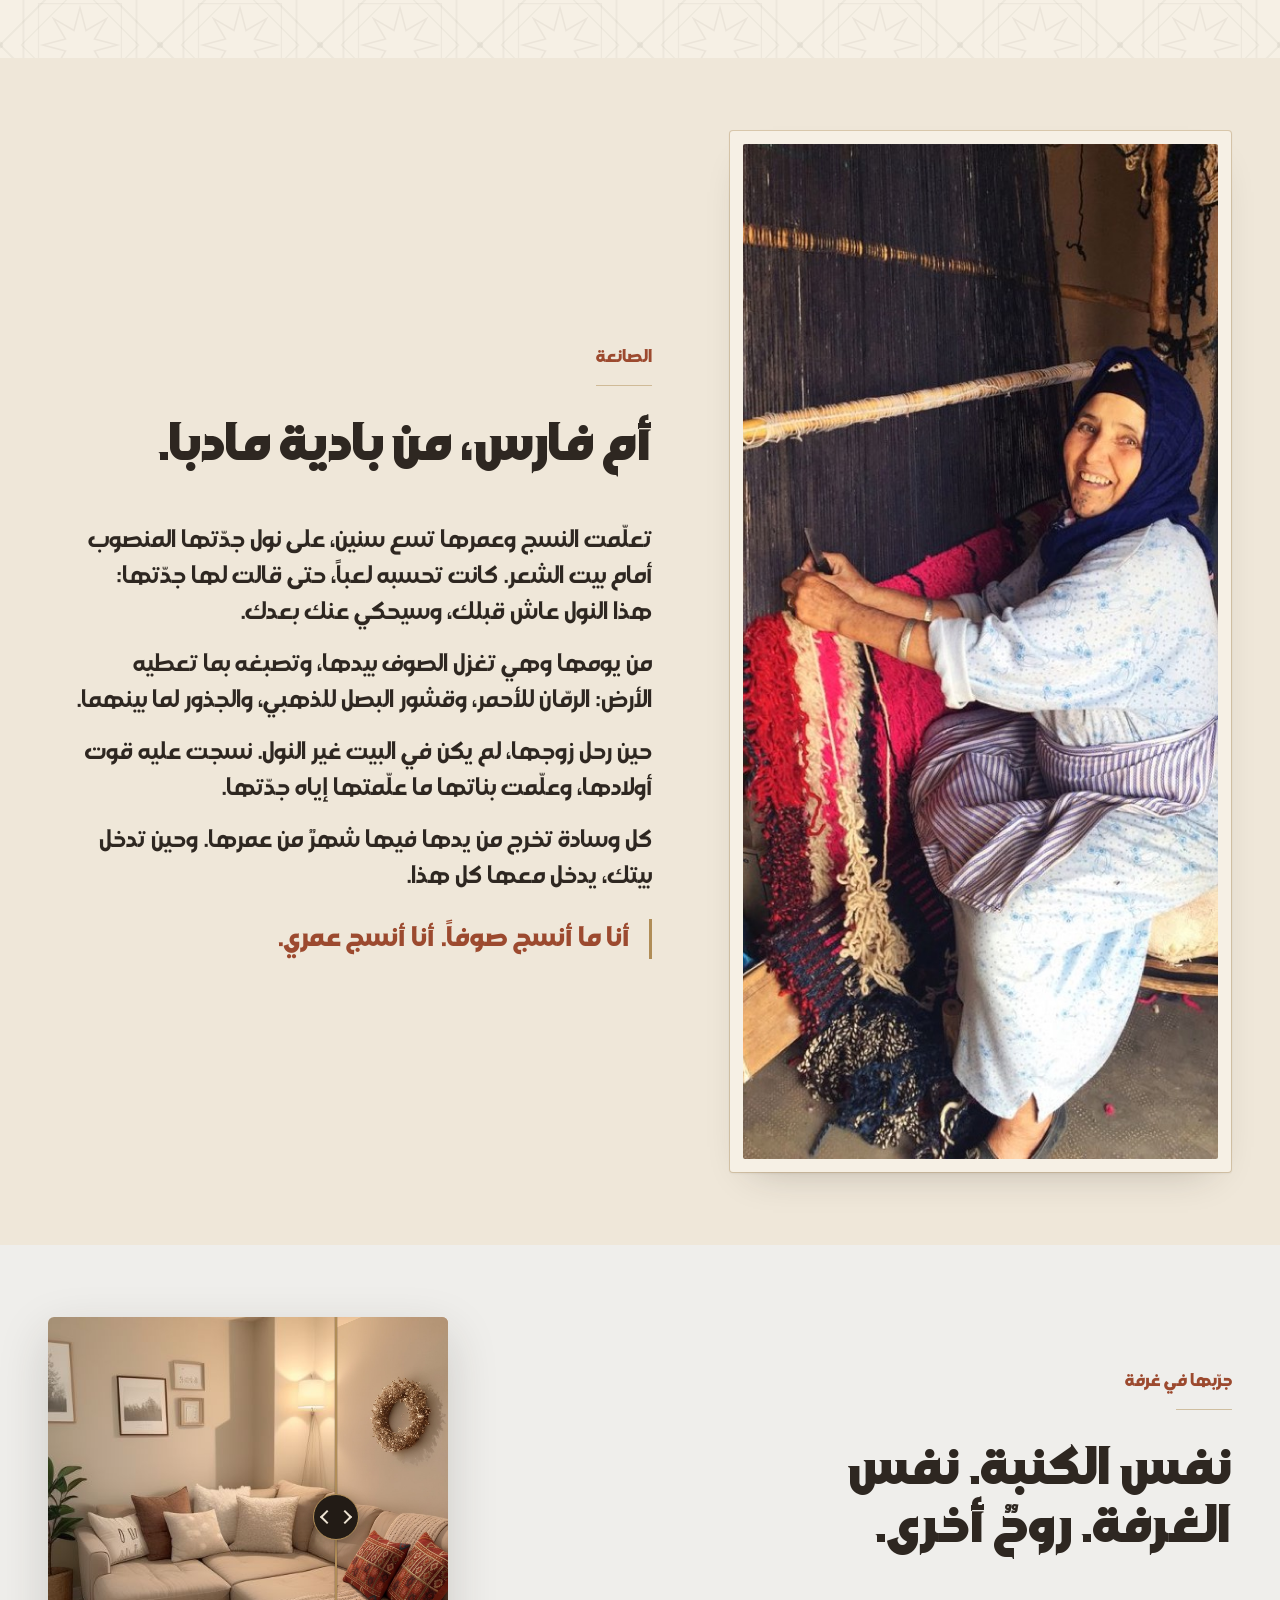
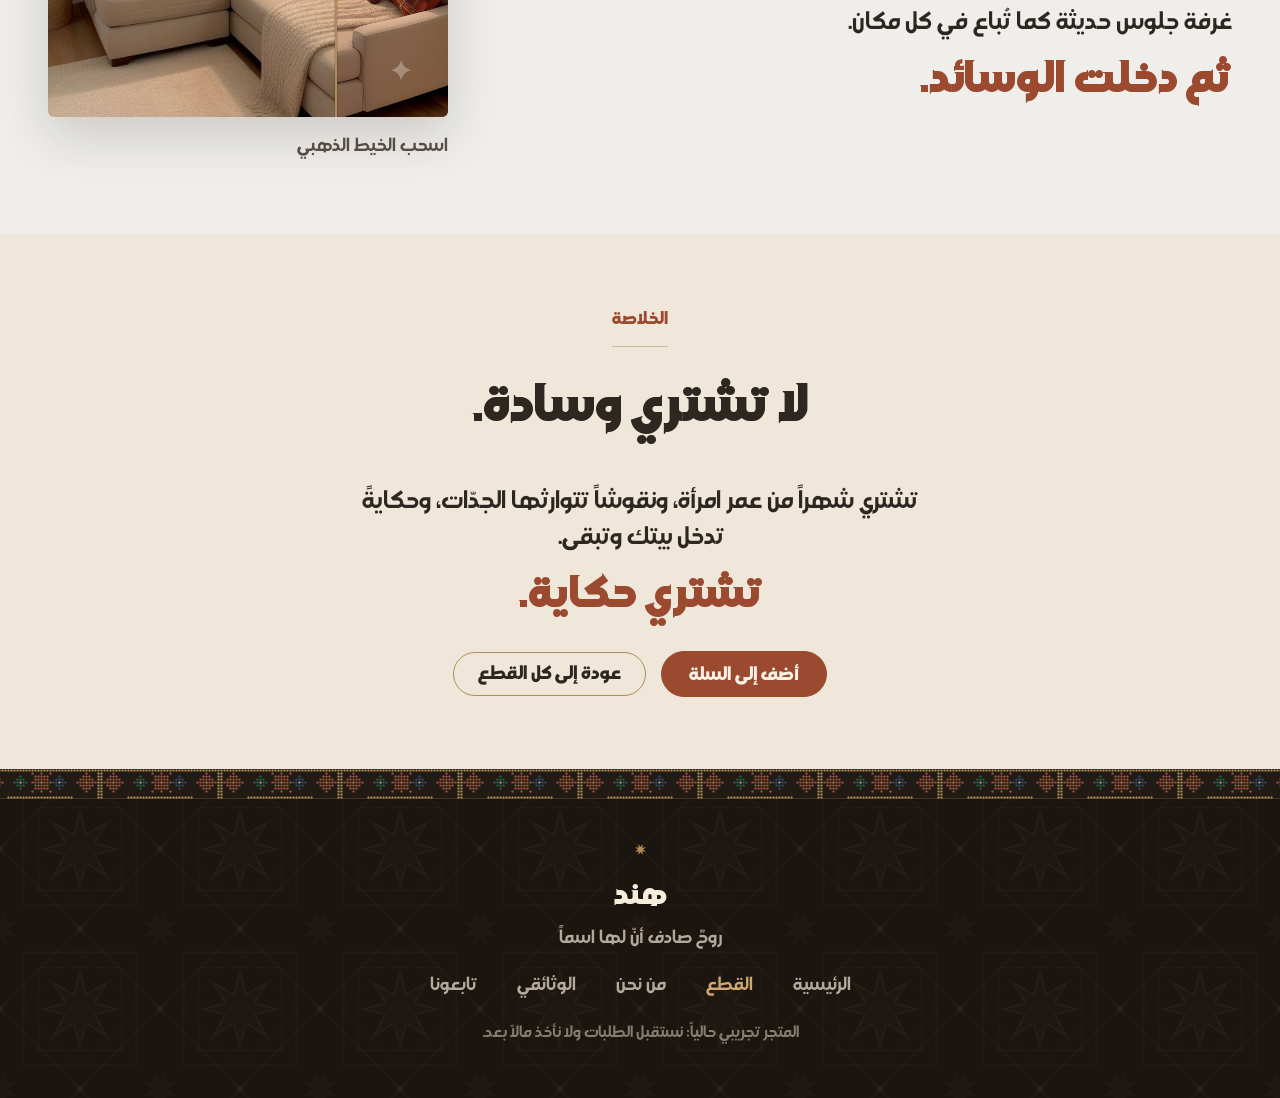
<file: product.html>
<!doctype html>
<html lang="ar" dir="rtl">
<head>
<meta charset="utf-8">
<meta name="viewport" content="width=device-width, initial-scale=1">
<title>قطعة - هند</title>
<meta name="description" content="قطعة مصنوعة بأيدٍ عربية، لها صانعتها وحكايتها.">

<!-- TODO before launch: replace hind.example with your real domain (repo-wide).
     site.js updates og:title/description/image per product for JS-aware
     crawlers (Google); social scrapers see the generic tags below. -->
<link rel="canonical" href="https://hind.example/product.html?id=sadu-pillow">
<link rel="alternate" hreflang="ar" href="https://hind.example/product.html?id=sadu-pillow">
<link rel="alternate" hreflang="en" href="https://hind.example/en/product.html?id=sadu-pillow">
<link rel="alternate" hreflang="x-default" href="https://hind.example/product.html?id=sadu-pillow">
<meta property="og:site_name" content="هند">
<meta property="og:title" content="قطعة - هند">
<meta property="og:description" content="قطعة مصنوعة بأيدٍ عربية، لها صانعتها وحكايتها.">
<meta property="og:type" content="product">
<meta property="og:locale" content="ar_JO">
<meta property="og:locale:alternate" content="en_US">
<meta property="og:url" content="https://hind.example/product.html?id=sadu-pillow">
<meta property="og:image" content="https://hind.example/Images/site/og-image.png">
<meta name="twitter:card" content="summary_large_image">
<meta name="twitter:title" content="قطعة - هند">
<meta name="twitter:description" content="قطعة مصنوعة بأيدٍ عربية، لها صانعتها وحكايتها.">
<meta name="twitter:image" content="https://hind.example/Images/site/og-image.png">

<link rel="icon" type="image/png" sizes="64x64" href="Images/site/favicon-64.png">
<link rel="icon" type="image/png" sizes="512x512" href="Images/site/icon-512.png">
<link rel="apple-touch-icon" href="Images/site/apple-touch-icon.png">
<meta name="theme-color" content="#EFE7D9">

<script>
if (location.protocol !== "file:") {
  /* Preload only the display weight the LCP element needs; Bold and Regular
     stream in via @font-face + font-display:swap. Cut render delay by ~60%
     vs preloading all three. */
  var l = document.createElement("link");
  l.rel = "preload"; l.as = "font"; l.type = "font/woff2"; l.crossOrigin = "";
  l.href = "fonts/dg-tebian-black.woff2";
  document.head.appendChild(l);
}
</script>
<link rel="stylesheet" href="site.css">

<!-- ============ CRM-READY PRODUCT TEMPLATE ==============================
     This page reads a product from a JSON file keyed by URL parameter:
         product.html?id=<slug>
     Default: sadu-pillow. Data lives at products/data/<slug>.json.

     WHEN A REAL CRM SHIPS:
     Swap the fetch in site.js (loadProduct fn) from:
         fetch('products/data/' + id + '.json')
     to:
         fetch('/api/products/' + id)          (or your CRM endpoint)
     The rendering code below the fetch does not change — the CRM just
     needs to return the same JSON shape documented in
     products/data/sadu-pillow.json.

     A skeleton state is visible immediately; renderProduct(data) replaces
     it once the JSON arrives. If the fetch fails, an error state renders
     with a link back to the store.
     ================================================================= -->
</head>
<body class="product-page">

<a class="skip" href="#main">تجاوز إلى المحتوى</a>
<div class="thread-progress" id="thread" aria-hidden="true"></div>

<nav class="topbar has-tabs" id="topbar" aria-label="التنقل الرئيسي">
  <a class="wordmark" href="index.html">هند</a>
  <div class="tabs">
    <a class="tab-home" href="index.html">الرئيسية</a>
    <a href="products.html" aria-current="page">القطع</a>
    <a href="about.html">من نحن</a>
    <a href="documentary.html">الوثائقي</a>
    <a href="follow.html">تابعونا</a>
  </div>
  <button class="cart-btn" type="button" data-cart-open aria-label="السلة">
    <svg class="bag" viewBox="0 0 18 22" aria-hidden="true" focusable="false"><path d="M6 7.2 V5.6 a3 3 0 0 1 6 0 V7.2" fill="none" stroke="currentColor" stroke-width="1.5" stroke-linecap="round"/><rect x="2.4" y="7.2" width="13.2" height="12.6" rx="2.4" fill="none" stroke="currentColor" stroke-width="1.5"/></svg>
    <span class="cart-count" aria-live="polite" hidden>0</span>
  </button>
</nav>

<main id="main">

  <!-- The renderer replaces this whole subtree once JSON arrives. Until
       then it acts as a skeleton screen: mihrab-framed image slot and
       three text bars in the same layout as the real hero. -->
  <div id="product-root" aria-busy="true">
    <section class="section below-bar">
      <p class="crumb-row"><a class="crumb" href="products.html">عودة إلى كل القطع</a></p>
      <div class="product-top">
        <div class="gallery-carousel">
          <div class="photo carousel-window">
            <div class="skeleton skeleton-image" aria-hidden="true"></div>
          </div>
        </div>
        <div class="buy-panel">
          <span class="eyebrow">قطعة ولها حكاية</span>
          <div class="skeleton skeleton-title" aria-hidden="true"></div>
          <div class="skeleton skeleton-line" aria-hidden="true"></div>
          <div class="skeleton skeleton-line skeleton-line-short" aria-hidden="true"></div>
          <ul class="buy-meta">
            <li><span class="skeleton skeleton-line" aria-hidden="true"></span></li>
            <li><span class="skeleton skeleton-line" aria-hidden="true"></span></li>
            <li><span class="skeleton skeleton-line skeleton-line-short" aria-hidden="true"></span></li>
          </ul>
          <div class="buy-row">
            <span class="skeleton skeleton-price" aria-hidden="true"></span>
            <span class="skeleton skeleton-button" aria-hidden="true"></span>
          </div>
        </div>
      </div>
    </section>
    <p class="visually-hidden" role="status">جارٍ تحميل القطعة…</p>
  </div>

</main>

<footer>
  <div class="footer-band" aria-hidden="true"></div>
  <div class="footer-inner">
    <span class="footer-star" aria-hidden="true"></span>
    <span class="wordmark">هند</span>
    <p class="footer-line">روحٌ صادف أنّ لها اسماً</p>
    <nav class="footer-nav" aria-label="صفحات هند">
      <a href="index.html">الرئيسية</a>
      <a href="products.html" aria-current="page">القطع</a>
      <a href="about.html">من نحن</a>
      <a href="documentary.html">الوثائقي</a>
      <a href="follow.html">تابعونا</a>
    </nav>
    <p class="footer-demo">المتجر تجريبي حالياً: نستقبل الطلبات ولا نأخذ مالاً بعد.</p>
  </div>
</footer>

<script src="site.js"></script>
</body>
</html>
</file>
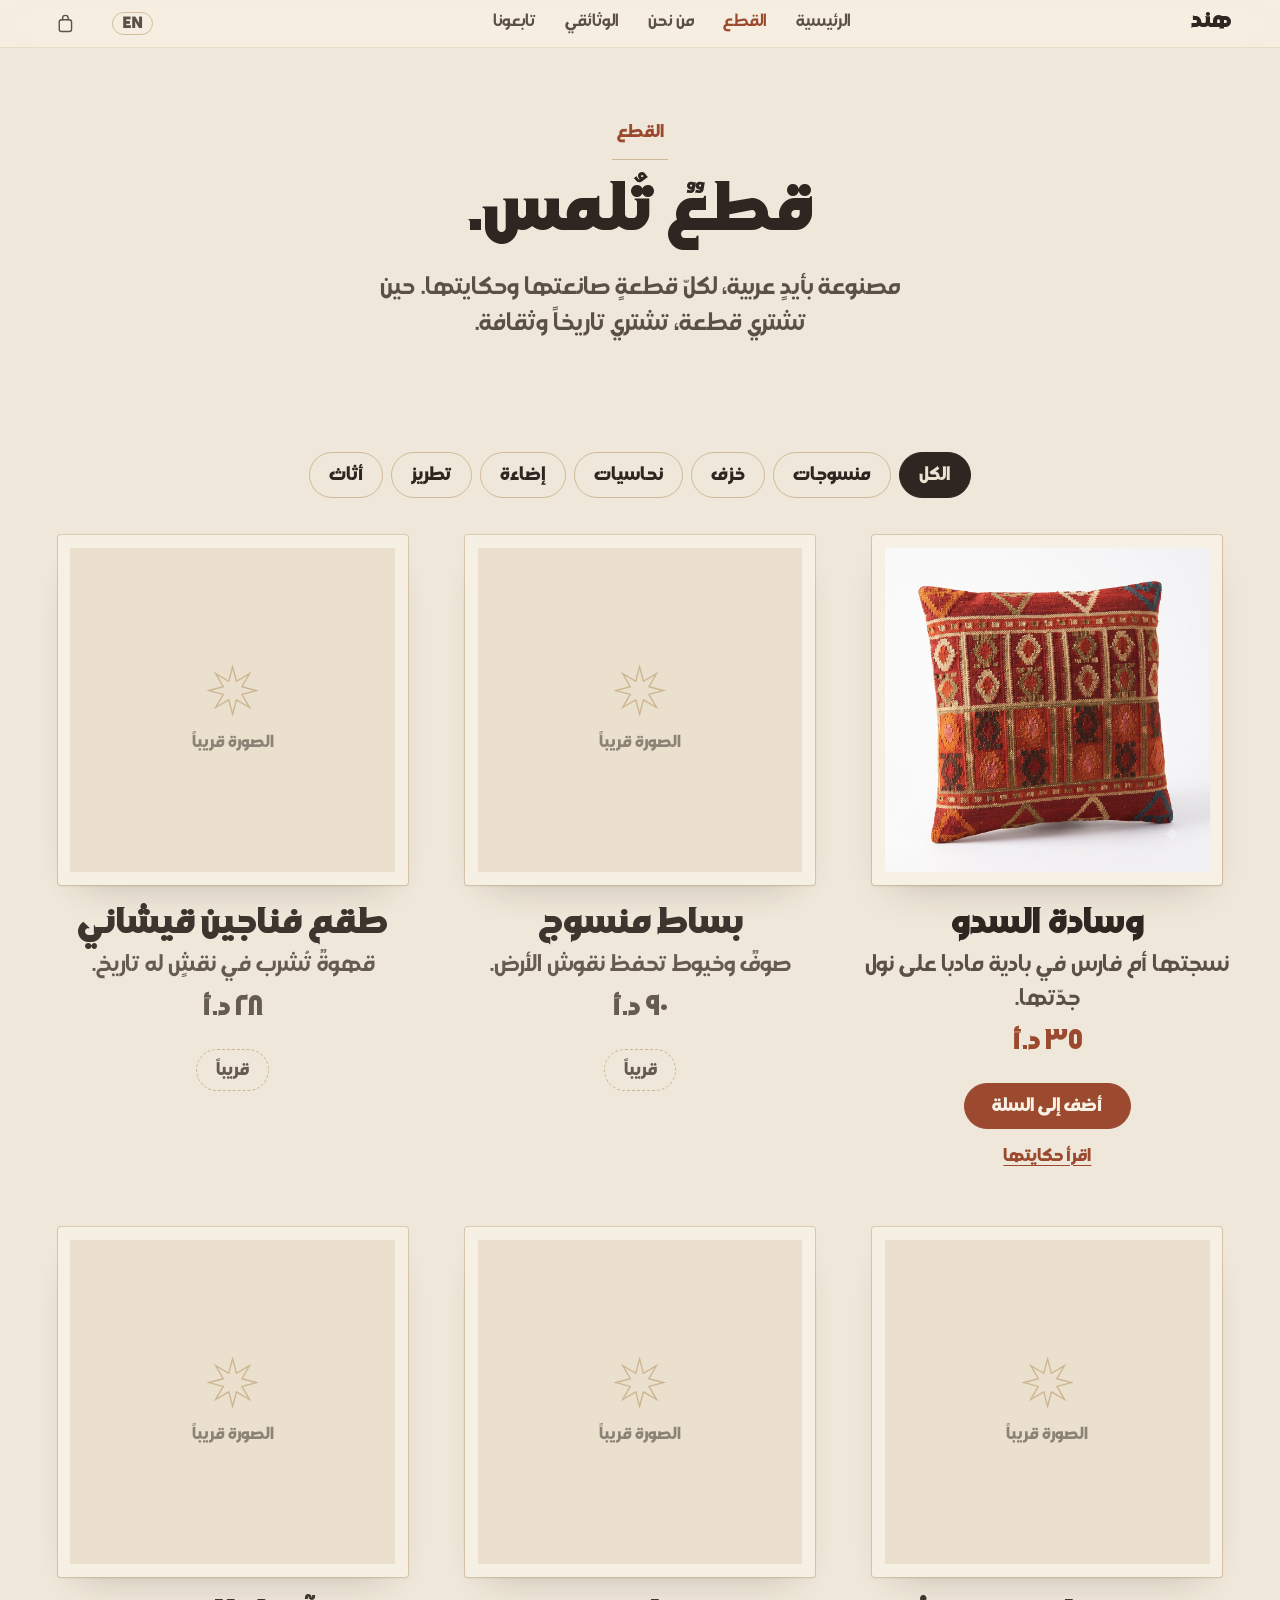
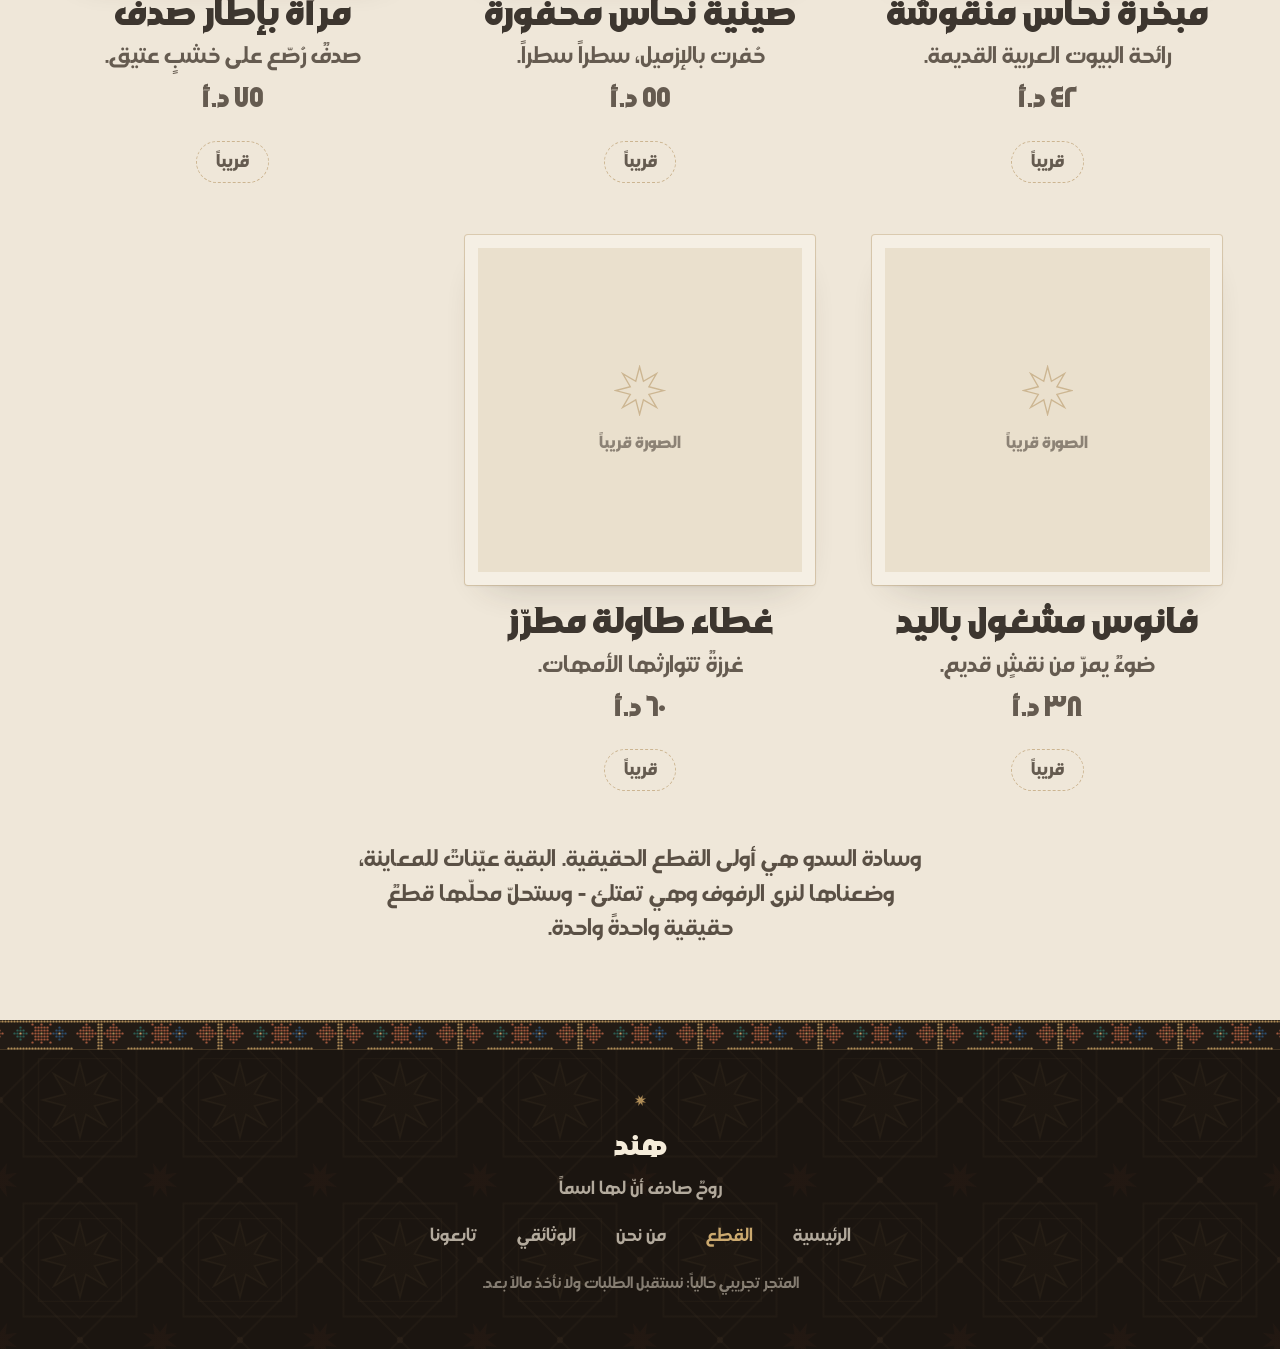
<file: products.html>
<!doctype html>
<html lang="ar" dir="rtl">
<head>
<meta charset="utf-8">
<meta name="viewport" content="width=device-width, initial-scale=1">
<title>القطع - هند</title>
<meta name="description" content="قطع مصنوعة بأيدٍ عربية، لكلّ قطعةٍ صانعتها وحكايتها. حين تشتري قطعة، تشتري تاريخاً وثقافة.">

<!-- TODO before launch: replace hind.example with your real domain (repo-wide). -->
<link rel="canonical" href="https://hind.example/products.html">
<link rel="alternate" hreflang="ar" href="https://hind.example/products.html">
<link rel="alternate" hreflang="en" href="https://hind.example/en/products.html">
<link rel="alternate" hreflang="x-default" href="https://hind.example/products.html">
<meta property="og:site_name" content="هند">
<meta property="og:title" content="القطع - هند">
<meta property="og:description" content="قطع مصنوعة بأيدٍ عربية، لكلّ قطعةٍ صانعتها وحكايتها. حين تشتري قطعة، تشتري تاريخاً وثقافة.">
<meta property="og:type" content="website">
<meta property="og:locale" content="ar_JO">
<meta property="og:locale:alternate" content="en_US">
<meta property="og:url" content="https://hind.example/products.html">
<meta property="og:image" content="https://hind.example/Images/site/og-image.png">
<meta name="twitter:card" content="summary_large_image">
<meta name="twitter:title" content="القطع - هند">
<meta name="twitter:description" content="قطع مصنوعة بأيدٍ عربية، لكلّ قطعةٍ صانعتها وحكايتها.">
<meta name="twitter:image" content="https://hind.example/Images/site/og-image.png">

<link rel="icon" type="image/png" sizes="64x64" href="Images/site/favicon-64.png">
<link rel="icon" type="image/png" sizes="512x512" href="Images/site/icon-512.png">
<link rel="apple-touch-icon" href="Images/site/apple-touch-icon.png">
<meta name="theme-color" content="#EFE7D9">

<script>
if (location.protocol !== "file:") {
  /* Preload only the display weight the LCP element needs; Bold and Regular
     stream in via @font-face + font-display:swap. Cut render delay by ~60%
     vs preloading all three. */
  var l = document.createElement("link");
  l.rel = "preload"; l.as = "font"; l.type = "font/woff2"; l.crossOrigin = "";
  l.href = "fonts/dg-tebian-black.woff2";
  document.head.appendChild(l);
}
</script>
<link rel="stylesheet" href="site.css">
</head>
<body>

<a class="skip" href="#main">تجاوز إلى المحتوى</a>
<div class="thread-progress" id="thread" aria-hidden="true"></div>

<nav class="topbar has-tabs" id="topbar" aria-label="التنقل الرئيسي">
  <a class="wordmark" href="index.html">هند</a>
  <div class="tabs">
    <a class="tab-home" href="index.html">الرئيسية</a>
    <a href="products.html" aria-current="page">القطع</a>
    <a href="about.html">من نحن</a>
    <a href="documentary.html">الوثائقي</a>
    <a href="follow.html">تابعونا</a>
  </div>
  <button class="cart-btn" type="button" data-cart-open aria-label="السلة">
    <svg class="bag" viewBox="0 0 18 22" aria-hidden="true" focusable="false"><path d="M6 7.2 V5.6 a3 3 0 0 1 6 0 V7.2" fill="none" stroke="currentColor" stroke-width="1.5" stroke-linecap="round"/><rect x="2.4" y="7.2" width="13.2" height="12.6" rx="2.4" fill="none" stroke="currentColor" stroke-width="1.5"/></svg>
    <span class="cart-count" aria-live="polite" hidden>0</span>
  </button>
</nav>

<main id="main">

  <section class="page-head">
    <span class="eyebrow">القطع</span>
    <h1>قطعٌ تُلمس.</h1>
    <p class="lede">مصنوعة بأيدٍ عربية، لكلّ قطعةٍ صانعتها وحكايتها. حين تشتري قطعة، تشتري تاريخاً وثقافة.</p>
  </section>

  <!-- الرفوف: يُعبّأ من products/data/catalog.json عبر site.js.
       إن فشل التحميل، تظهر شبكة الاسكيلتون الحالية كبديل. عند وصول
       الـ CRM: بدّل سطر الـ fetch في site.js إلى نقطة API فقط. -->
  <section class="section" aria-label="رفوف القطع">

    <!-- Category filter chips — populated from catalog.categories. URL syncs
         via ?category=<id> so filtered views are shareable. -->
    <div class="filters reveal" role="group" aria-label="تصفية القطع حسب الفئة" data-category-filter>
      <button type="button" class="chip is-active" data-category-chip="all">الكل</button>
    </div>

    <div class="shelf" data-shelf aria-busy="true">
      <!-- Skeleton state (3 cards) — replaced by JS when catalog.json arrives. -->
      <article class="card" aria-hidden="true">
        <figure class="photo"><div class="skeleton skeleton-image"></div></figure>
        <div class="skeleton skeleton-title" style="margin: 1rem auto 0.5rem; width: 60%;"></div>
        <div class="skeleton skeleton-line" style="margin-inline: auto; width: 80%;"></div>
        <div class="skeleton skeleton-price" style="margin: 0.6rem auto 0;"></div>
      </article>
      <article class="card" aria-hidden="true">
        <figure class="photo"><div class="skeleton skeleton-image"></div></figure>
        <div class="skeleton skeleton-title" style="margin: 1rem auto 0.5rem; width: 60%;"></div>
        <div class="skeleton skeleton-line" style="margin-inline: auto; width: 80%;"></div>
        <div class="skeleton skeleton-price" style="margin: 0.6rem auto 0;"></div>
      </article>
      <article class="card" aria-hidden="true">
        <figure class="photo"><div class="skeleton skeleton-image"></div></figure>
        <div class="skeleton skeleton-title" style="margin: 1rem auto 0.5rem; width: 60%;"></div>
        <div class="skeleton skeleton-line" style="margin-inline: auto; width: 80%;"></div>
        <div class="skeleton skeleton-price" style="margin: 0.6rem auto 0;"></div>
      </article>
    </div>

    <p class="shelf-empty" data-shelf-empty hidden>لا توجد قطع في هذه الفئة بعد. الرفوف تُرتَّب.</p>
    <p class="shelf-note reveal">وسادة السدو هي أولى القطع الحقيقية. البقية عيّناتٌ للمعاينة، وضعناها لنرى الرفوف وهي تمتلئ - وستحلّ محلّها قطعٌ حقيقية واحدةً واحدة.</p>
  </section>

</main>

<footer>
  <div class="footer-band" aria-hidden="true"></div>
  <div class="footer-inner">
    <span class="footer-star" aria-hidden="true"></span>
    <span class="wordmark">هند</span>
    <p class="footer-line">روحٌ صادف أنّ لها اسماً</p>
    <nav class="footer-nav" aria-label="صفحات هند">
      <a href="index.html">الرئيسية</a>
      <a href="products.html" aria-current="page">القطع</a>
      <a href="about.html">من نحن</a>
      <a href="documentary.html">الوثائقي</a>
      <a href="follow.html">تابعونا</a>
    </nav>
    <p class="footer-demo">المتجر تجريبي حالياً: نستقبل الطلبات ولا نأخذ مالاً بعد.</p>
  </div>
</footer>

<script src="site.js"></script>
</body>
</html>
</file>
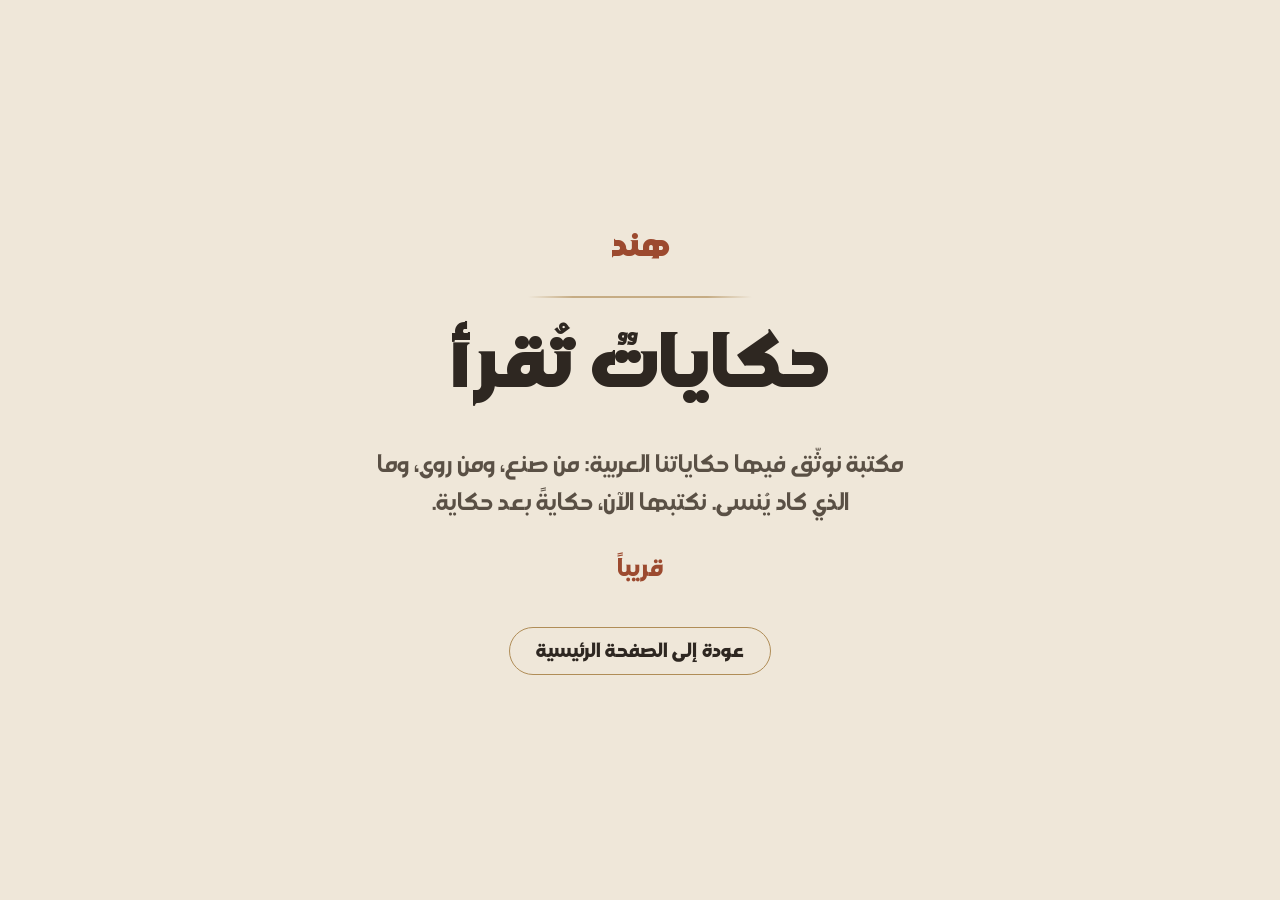
<file: stories.html>
<!doctype html>
<html lang="ar" dir="rtl">
<head>
<meta charset="utf-8">
<meta name="viewport" content="width=device-width, initial-scale=1">
<title>حكاياتٌ تُقرأ - هند</title>
<meta name="description" content="مكتبة توثّق حكاياتنا العربية، حكايةً بعد حكاية.">
<style>
/* Placeholder page - simple on purpose; the real library comes later. */
@font-face {
  font-family: "DG Tebian";
  src: url("fonts/dg-tebian-regular.woff2") format("woff2"),
       url("DG%20Tebian/DG%20Tebian%20Regular.ttf") format("truetype");
  font-weight: 400;
  font-display: swap;
}
@font-face {
  font-family: "DG Tebian";
  src: url("fonts/dg-tebian-bold.woff2") format("woff2"),
       url("DG%20Tebian/DG%20Tebian%20Bold.ttf") format("truetype");
  font-weight: 700;
  font-display: swap;
}
@font-face {
  font-family: "DG Tebian";
  src: url("fonts/dg-tebian-black.woff2") format("woff2"),
       url("DG%20Tebian/DG%20Tebian%20Black.ttf") format("truetype");
  font-weight: 900;
  font-display: swap;
}
:root {
  --sand: #EFE7D9;
  --ink: #2E2721;
  --ink-soft: #5A5045;
  --clay: #9C4A2F;
  --gold: #B08D57;
}
* { margin: 0; padding: 0; box-sizing: border-box; }
body {
  font-family: "DG Tebian", "Geeza Pro", "Baghdad", "Times New Roman", serif;
  background: var(--sand);
  color: var(--ink);
  min-height: 100svh;
  display: flex;
  flex-direction: column;
  align-items: center;
  justify-content: center;
  text-align: center;
  padding: clamp(1.5rem, 5vw, 3rem);
  line-height: 1.9;
}
.wordmark {
  font-weight: 900;
  font-size: 1.7rem;
  color: var(--clay);
  text-decoration: none;
}
.rule {
  width: min(14rem, 60%);
  height: 2px;
  margin: 1.2rem auto;
  background: linear-gradient(90deg, transparent, rgba(176,141,87,0.65) 20%, rgba(176,141,87,0.65) 80%, transparent);
}
h1 {
  font-weight: 900;
  font-size: clamp(2.2rem, 1.4rem + 4.5vw, 3.8rem);
  color: var(--ink);
}
p {
  max-width: 34rem;
  margin-top: 1rem;
  color: var(--ink-soft);
  font-size: clamp(1.05rem, 1rem + 0.4vw, 1.25rem);
  text-wrap: pretty;
}
.soon {
  margin-top: 1.6rem;
  font-weight: 700;
  color: var(--clay);
}
.back {
  display: inline-block;
  margin-top: 2.4rem;
  padding: 0.5em 1.6em;
  border: 1.5px solid var(--gold);
  border-radius: 999px;
  color: var(--ink);
  font-weight: 700;
  text-decoration: none;
  transition: background-color 0.3s ease;
}
.back:hover { background-color: rgba(176, 141, 87, 0.14); }
.back:focus-visible { outline: 3px solid var(--gold); outline-offset: 3px; }
</style>
</head>
<body>
<a class="wordmark" href="index.html">هند</a>
<div class="rule" aria-hidden="true"></div>
<h1>حكاياتٌ تُقرأ</h1>
<p>مكتبة نوثّق فيها حكاياتنا العربية: من صنع، ومن روى، وما الذي كاد يُنسى. نكتبها الآن، حكايةً بعد حكاية.</p>
<p class="soon">قريباً</p>
<a class="back" href="index.html">عودة إلى الصفحة الرئيسية</a>
</body>
</html>
</file>
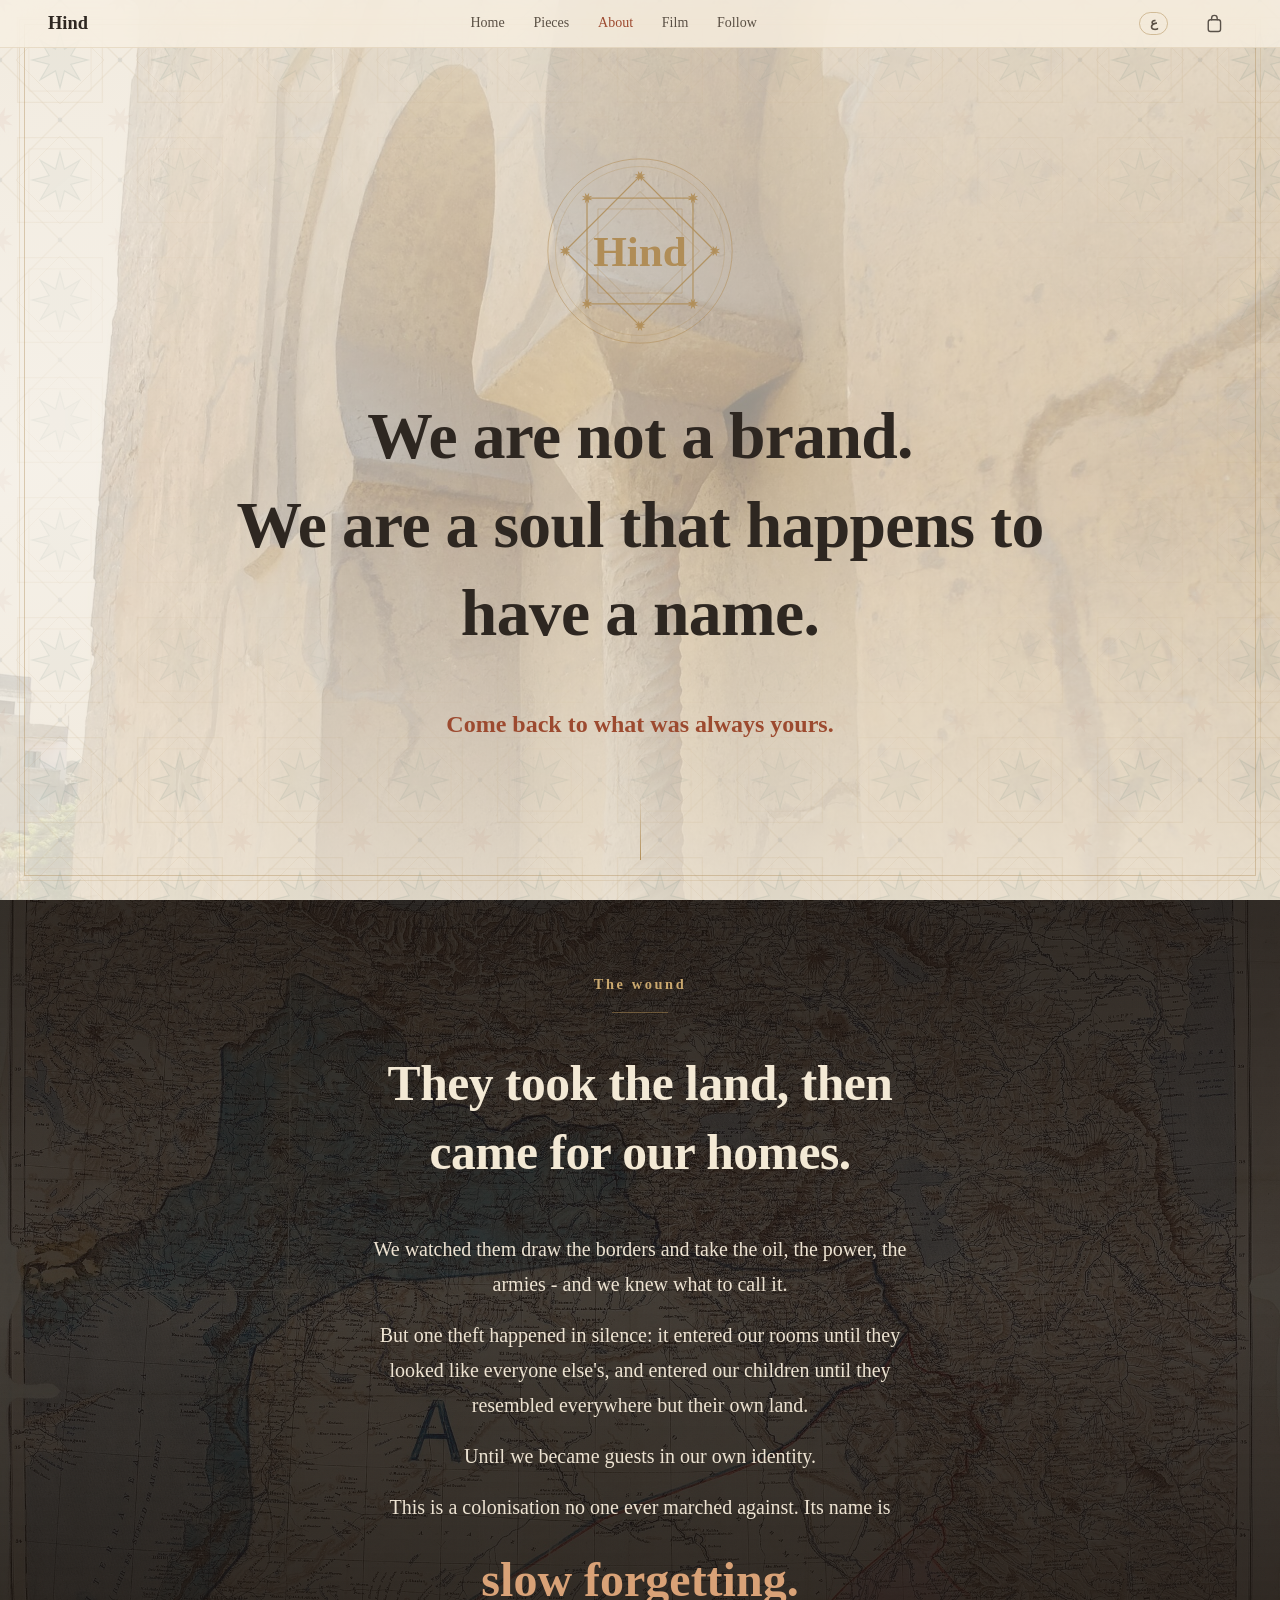
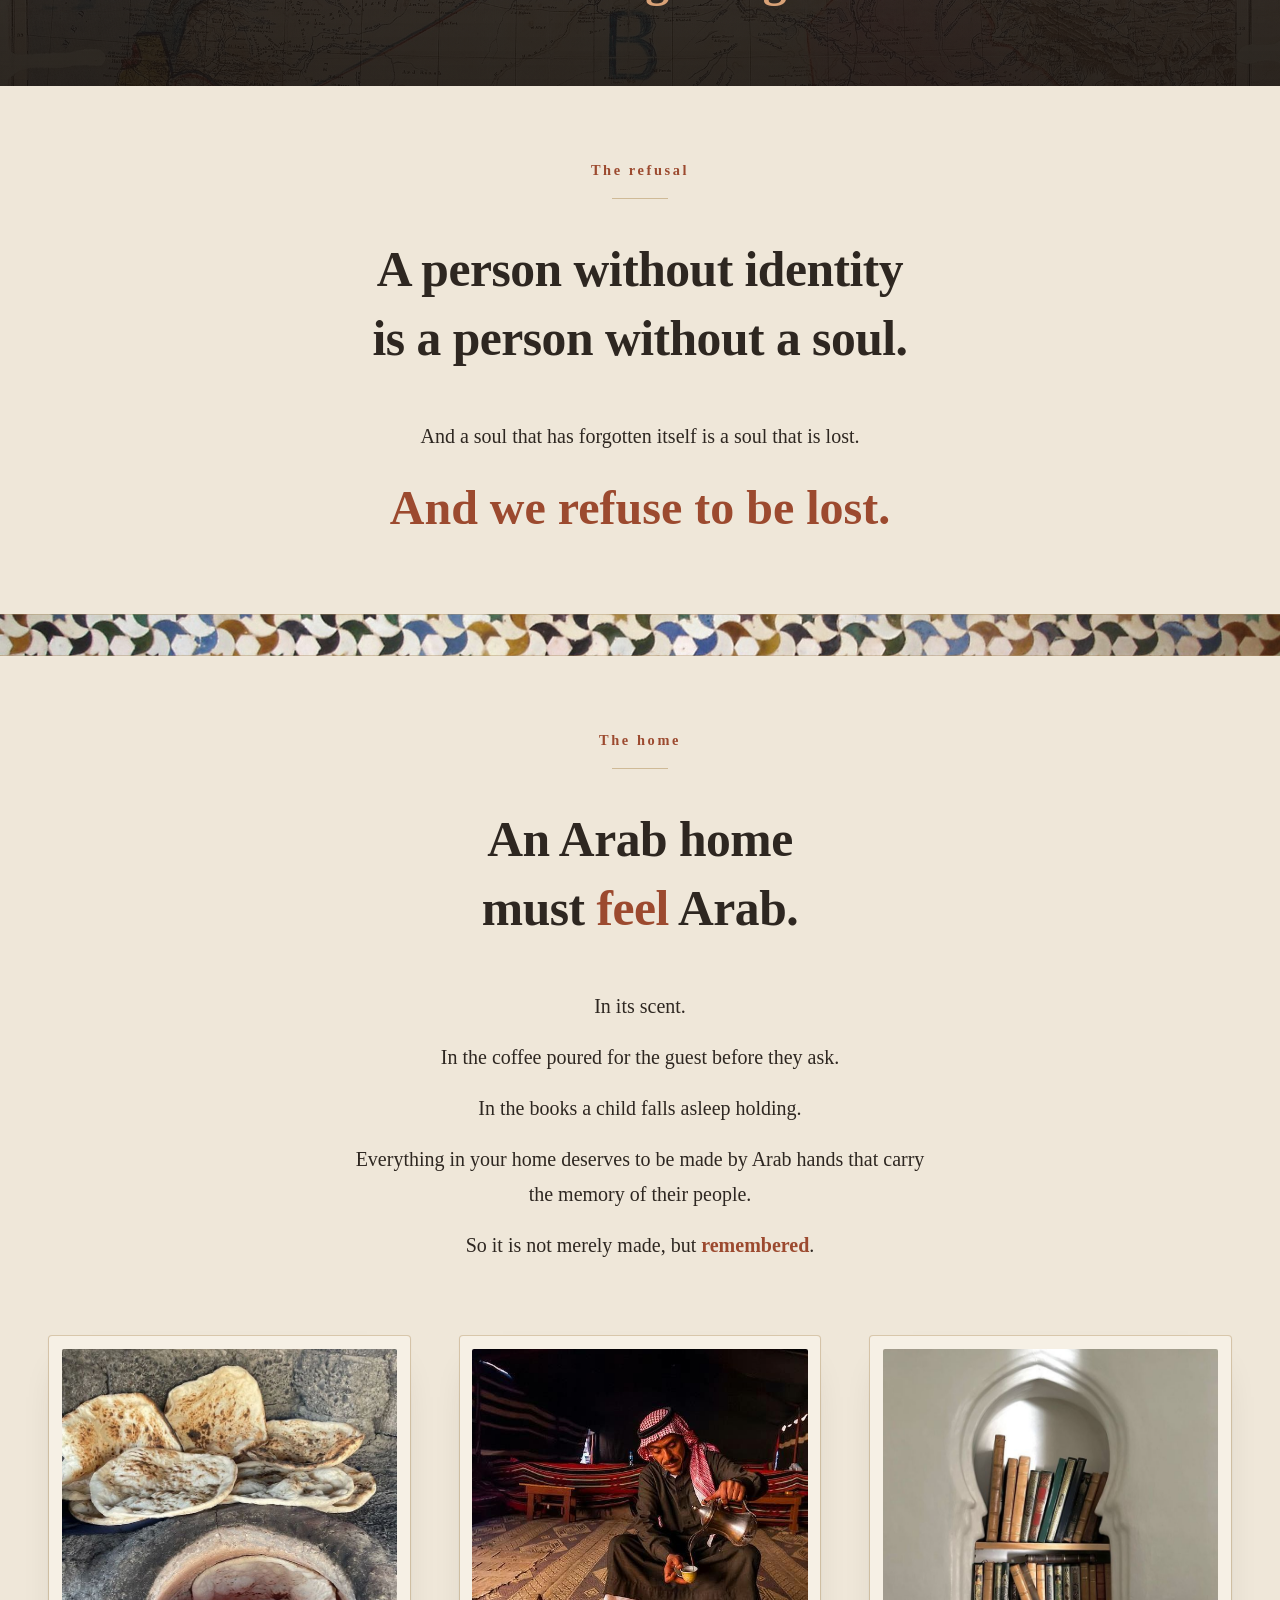
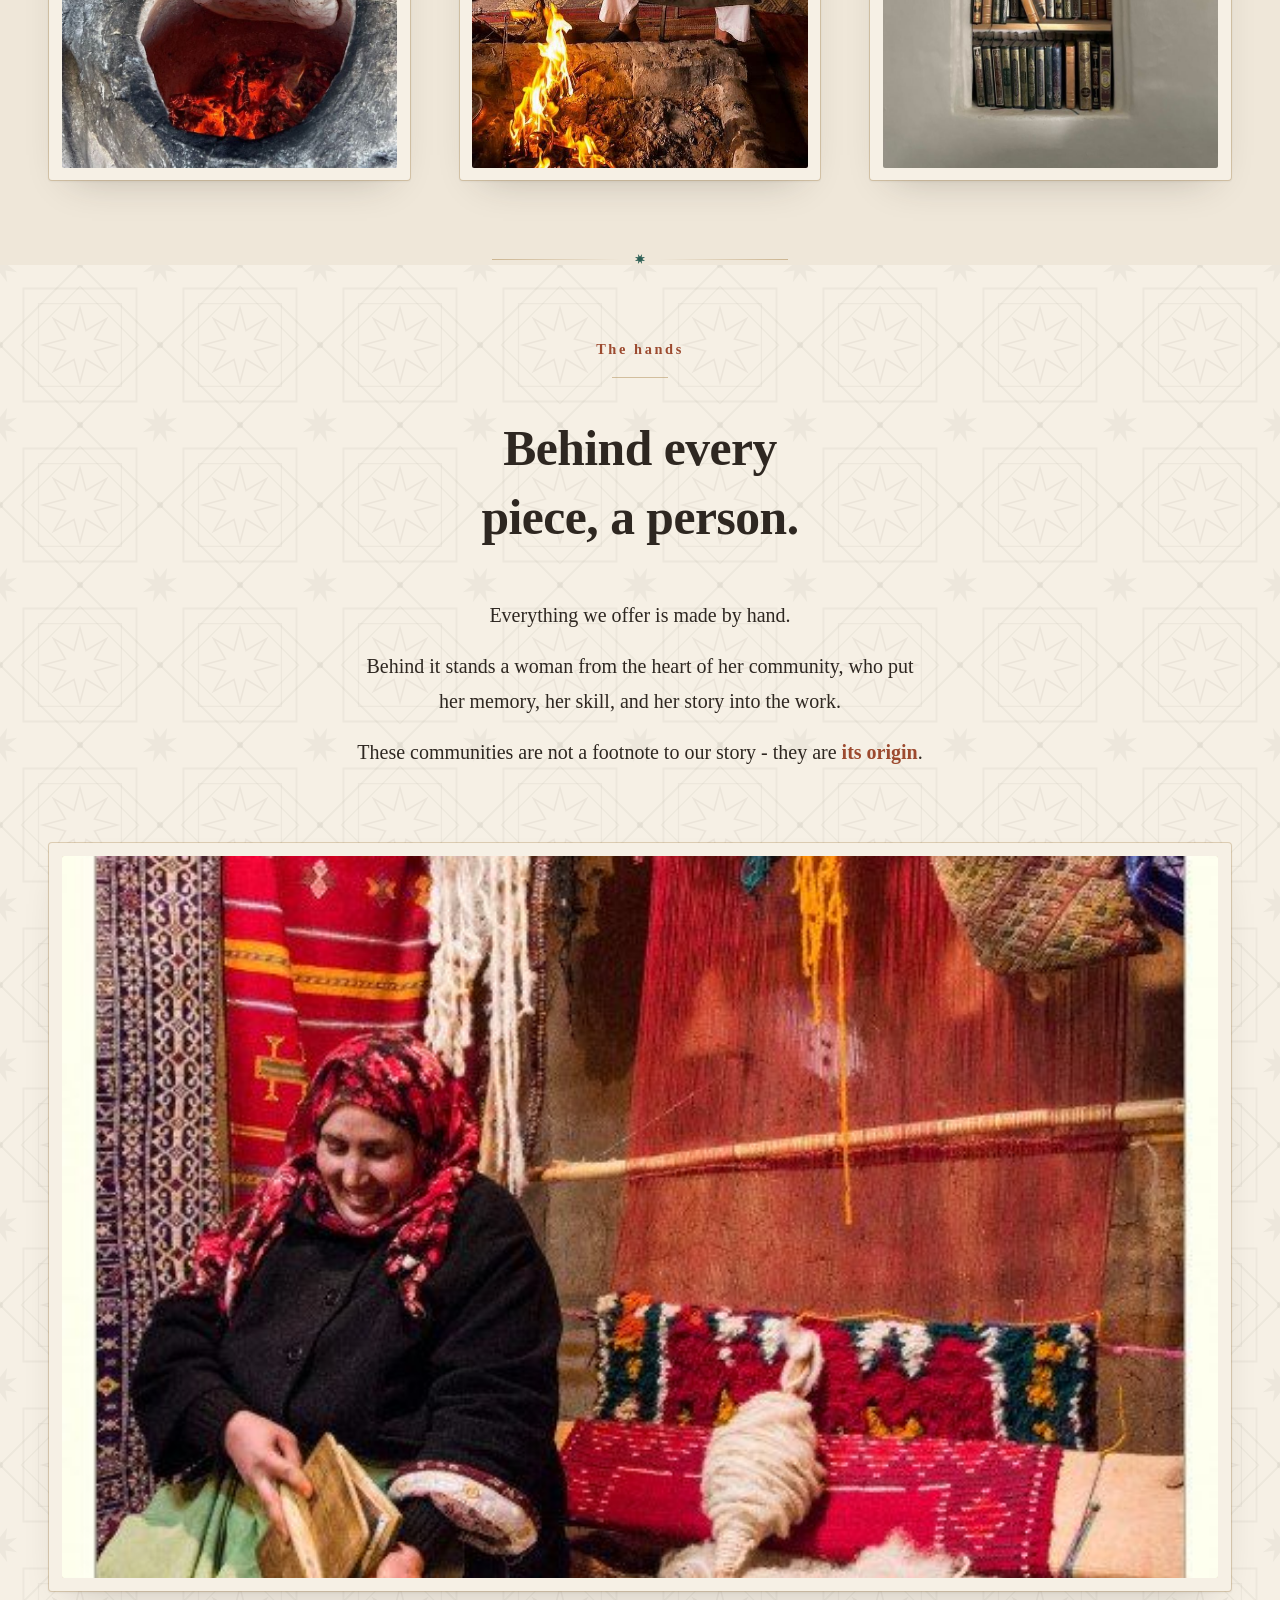
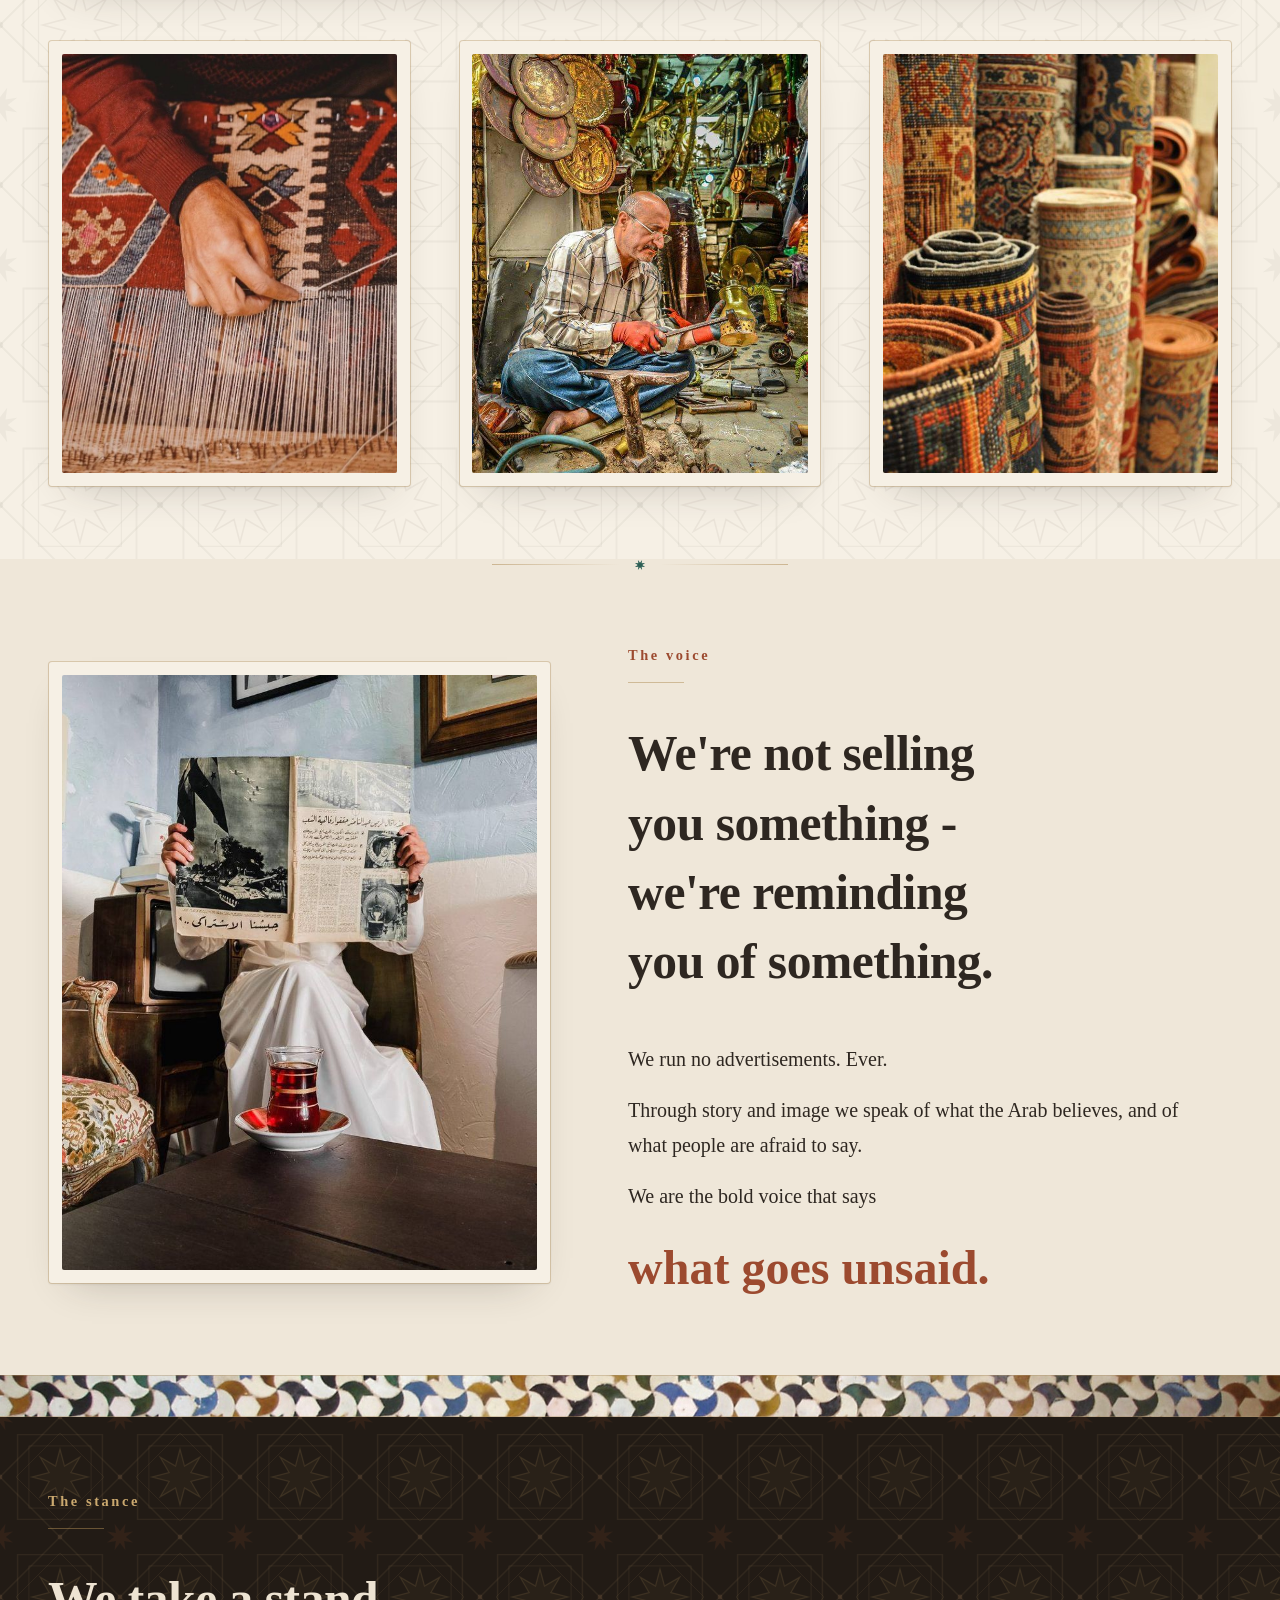
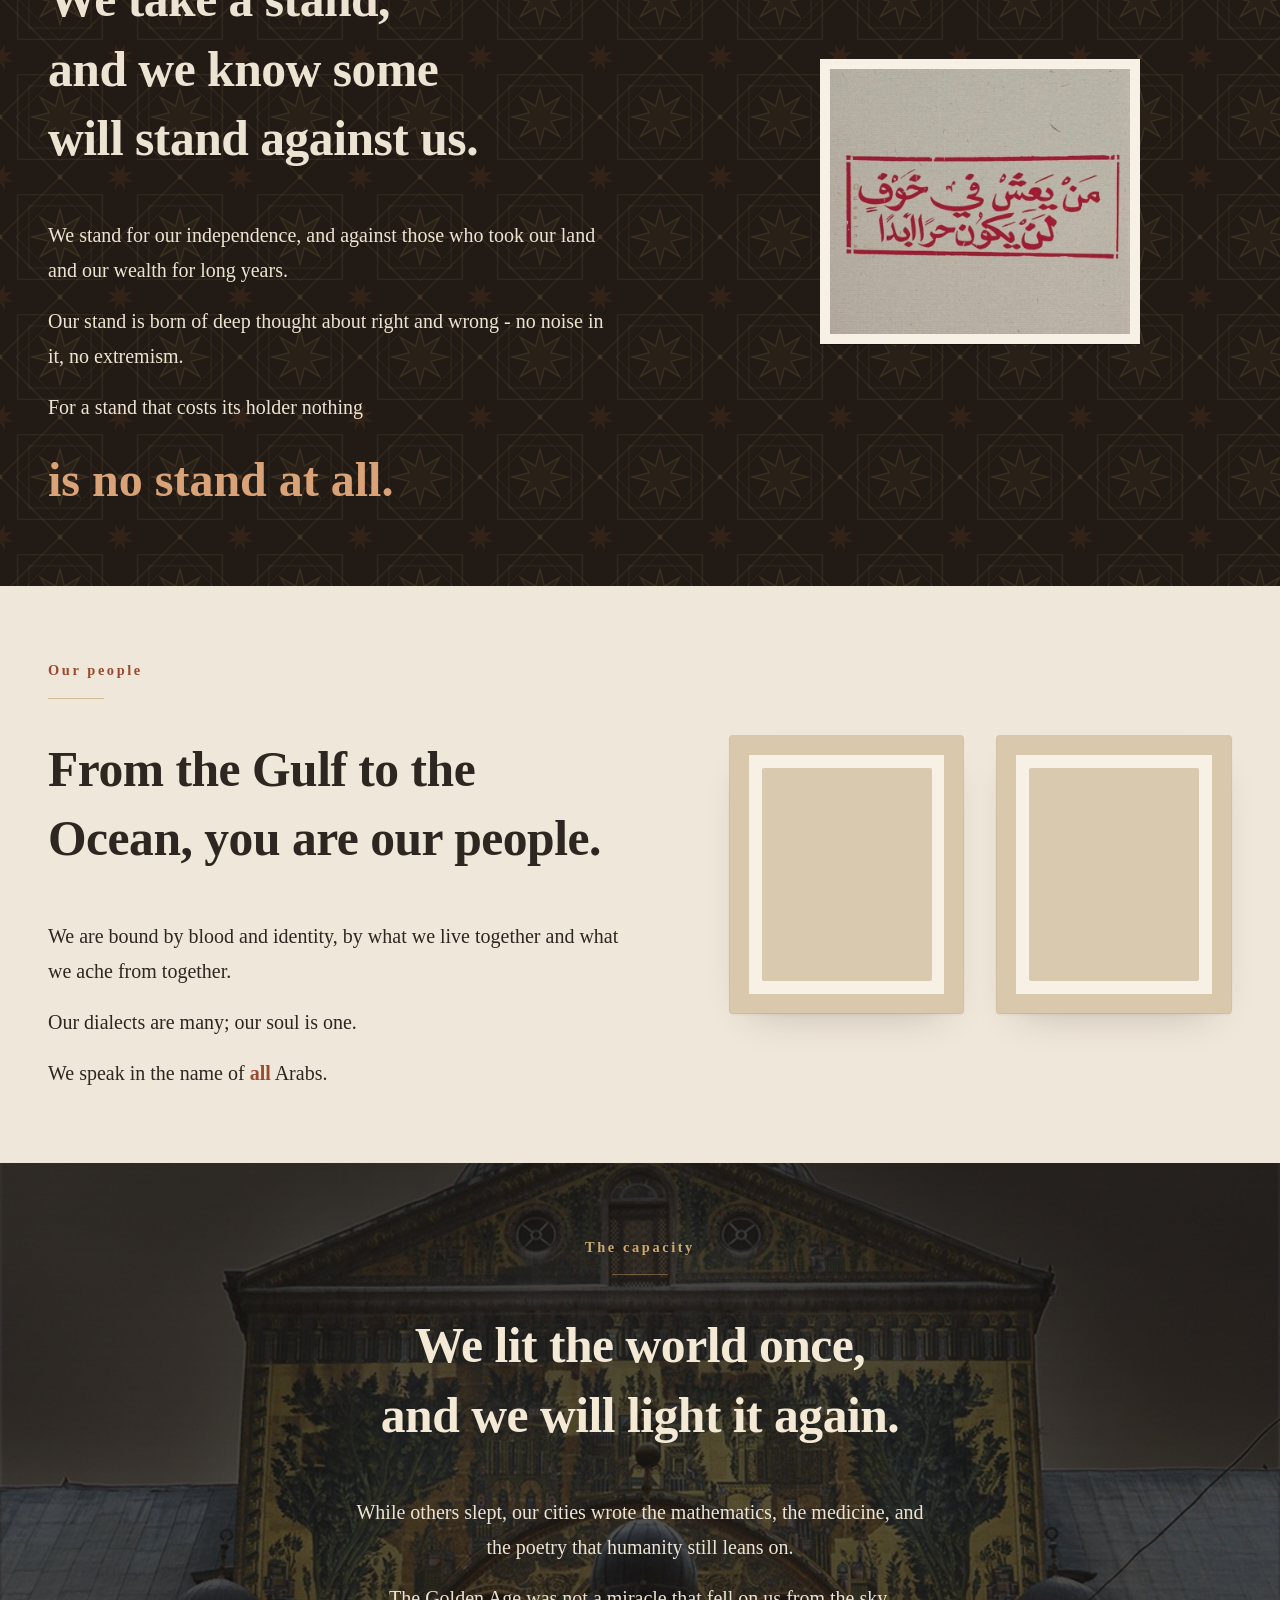
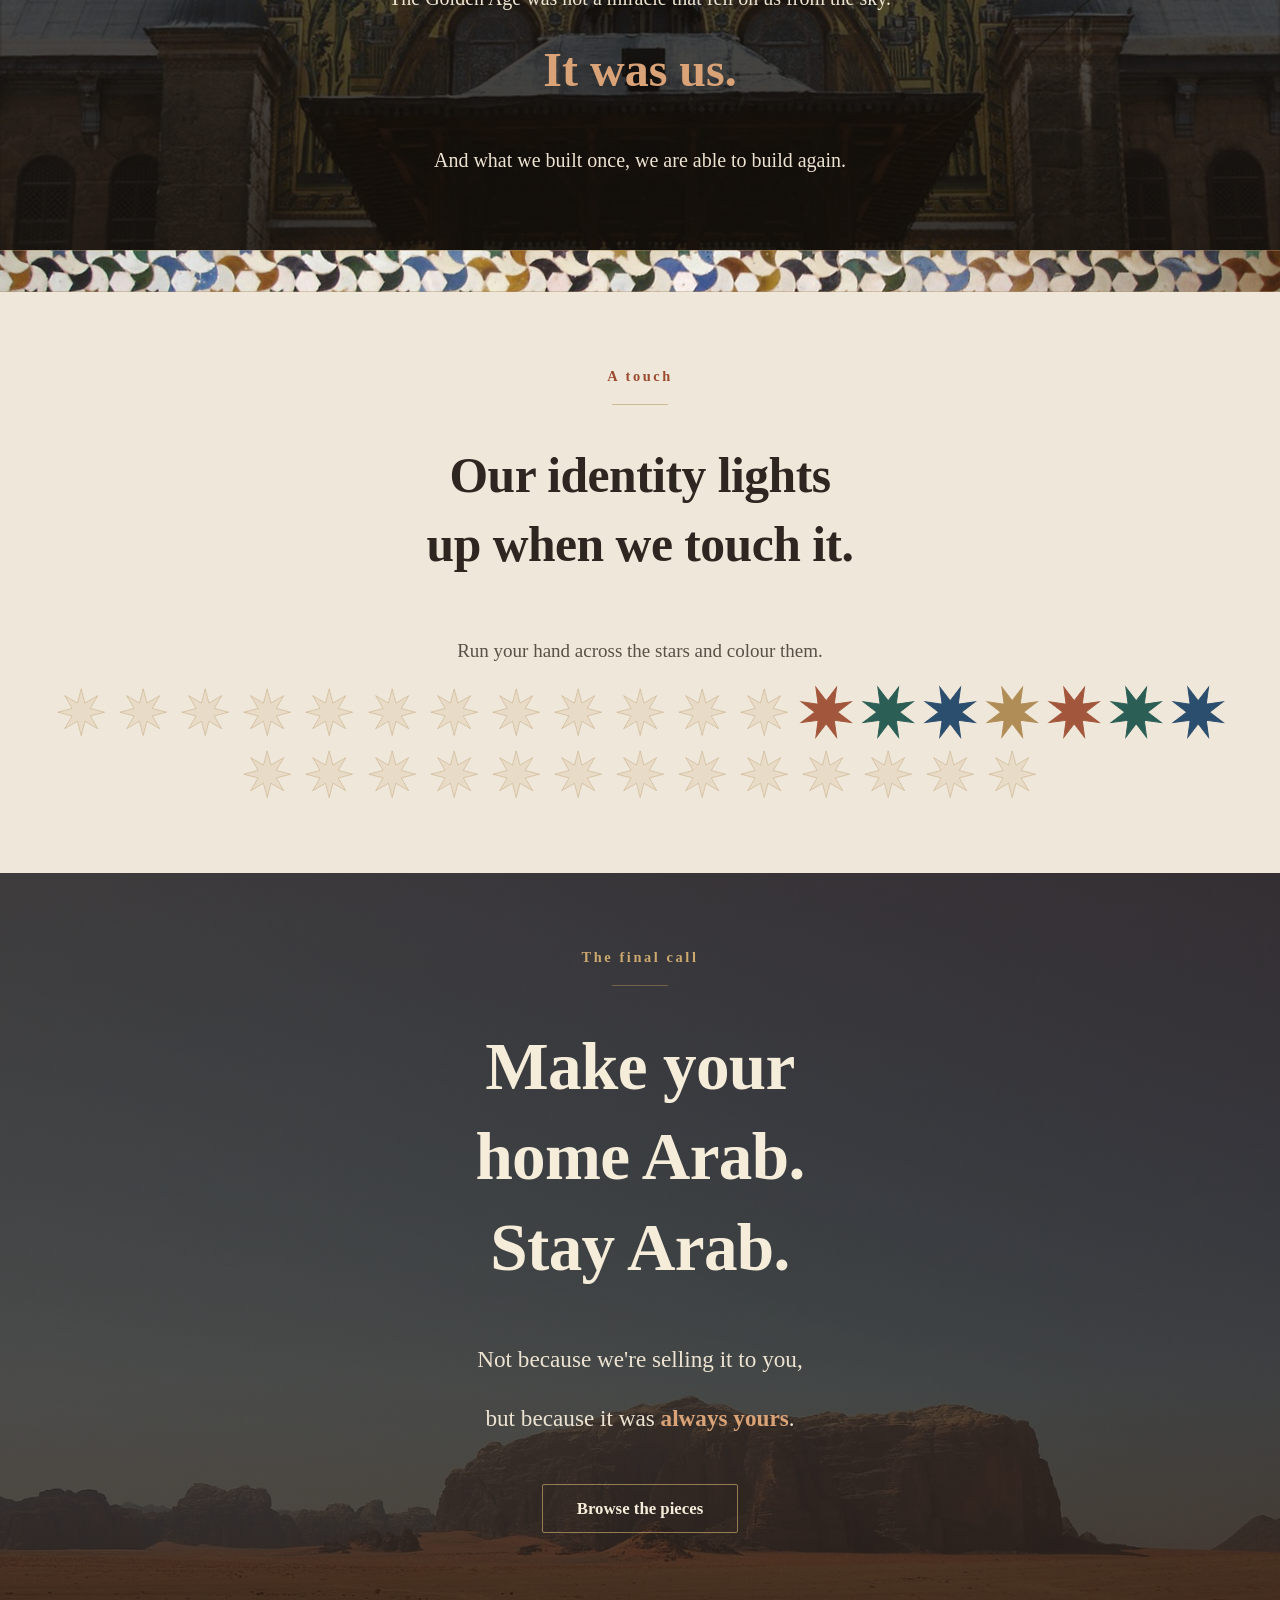
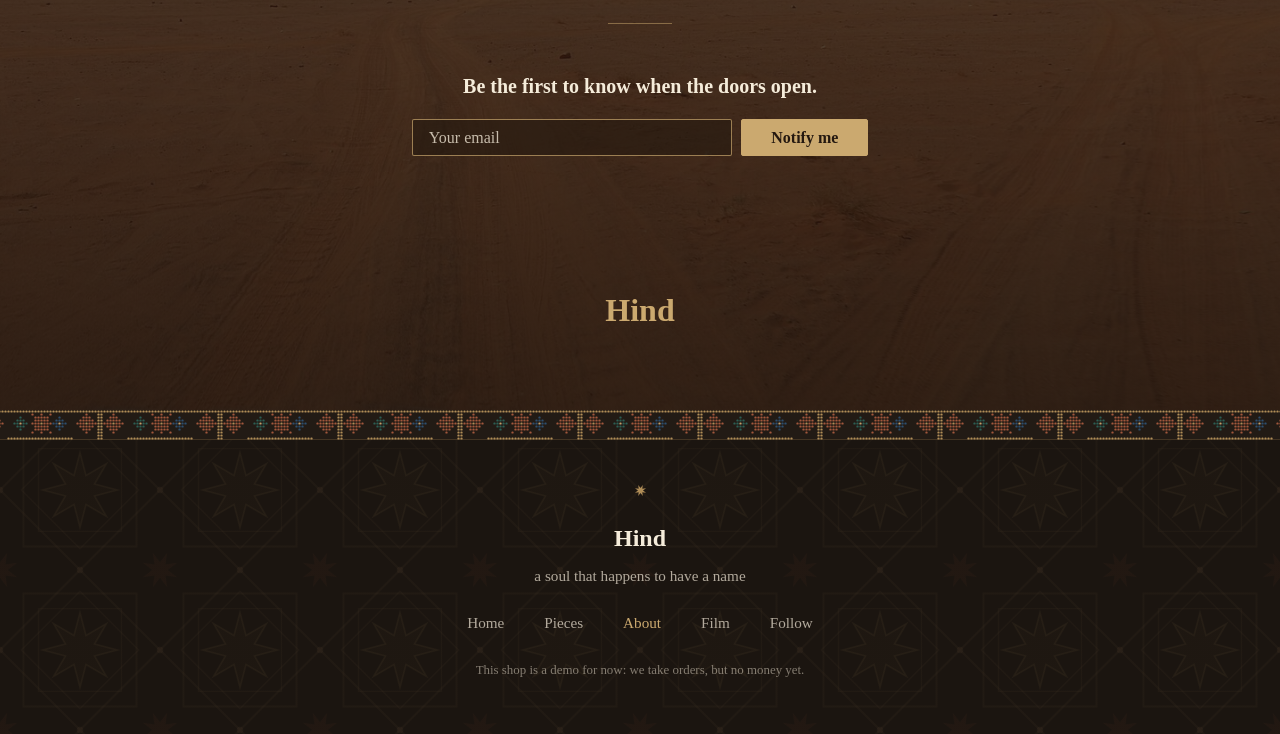
<file: en/about.html>
<!doctype html>
<html lang="en" dir="ltr">
<head>
<meta charset="utf-8">
<meta name="viewport" content="width=device-width, initial-scale=1">
<title>About - Hind, a soul that happens to have a name</title>
<meta name="description" content="Our vision and what we believe: we are not a brand, we are a soul that happens to have a name. We give the Arab home its soul back - a piece, a story, and a voice.">

<!-- TODO before launch: replace hind.example with your real domain (repo-wide). -->
<link rel="canonical" href="https://hind.example/en/about.html">
<link rel="alternate" hreflang="ar" href="https://hind.example/about.html">
<link rel="alternate" hreflang="en" href="https://hind.example/en/about.html">
<link rel="alternate" hreflang="x-default" href="https://hind.example/about.html">
<meta property="og:site_name" content="Hind">
<meta property="og:title" content="About - Hind">
<meta property="og:description" content="We are not a brand, we are a soul that happens to have a name. We give the Arab home its soul back - a piece, a story, and a voice.">
<meta property="og:type" content="website">
<meta property="og:locale" content="en_US">
<meta property="og:locale:alternate" content="ar_JO">
<meta property="og:url" content="https://hind.example/en/about.html">
<meta property="og:image" content="https://hind.example/Images/site/og-image.png">
<meta name="twitter:card" content="summary_large_image">
<meta name="twitter:title" content="About - Hind">
<meta name="twitter:description" content="We are not a brand, we are a soul that happens to have a name.">
<meta name="twitter:image" content="https://hind.example/Images/site/og-image.png">

<link rel="icon" type="image/png" sizes="64x64" href="../Images/site/favicon-64.png">
<link rel="icon" type="image/png" sizes="512x512" href="../Images/site/icon-512.png">
<link rel="apple-touch-icon" href="../Images/site/apple-touch-icon.png">
<meta name="theme-color" content="#EFE7D9">

<link rel="stylesheet" href="../site.css">
</head>
<body>

<a class="skip" href="#main">Skip to content</a>
<div class="thread-progress" id="thread" aria-hidden="true"></div>

<nav class="topbar has-tabs" id="topbar" aria-label="Main navigation">
  <a class="wordmark" href="index.html">Hind</a>
  <div class="tabs">
    <a class="tab-home" href="index.html">Home</a>
    <a href="products.html">Pieces</a>
    <a href="about.html" aria-current="page">About</a>
    <a href="documentary.html">Film</a>
    <a href="follow.html">Follow</a>
  </div>
  <button class="cart-btn" type="button" data-cart-open aria-label="Cart">
    <svg class="bag" viewBox="0 0 18 22" aria-hidden="true" focusable="false"><path d="M6 7.2 V5.6 a3 3 0 0 1 6 0 V7.2" fill="none" stroke="currentColor" stroke-width="1.5" stroke-linecap="round"/><rect x="2.4" y="7.2" width="13.2" height="12.6" rx="2.4" fill="none" stroke="currentColor" stroke-width="1.5"/></svg>
    <span class="cart-count" aria-live="polite" hidden>0</span>
  </button>
</nav>

<main id="main">

  <!-- 1 - The first cry -->
  <header class="hero" id="hero">
    <div class="medallion rise"><span>Hind</span></div>
    <h1 class="rise">We are not a brand.<br>We are a soul that happens to have a name.</h1>
    <p class="tagline rise">Come back to what was always yours.</p>
    <span class="thread rise" aria-hidden="true"></span>
  </header>

  <!-- 2 - The wound: over the 1916 partition map -->
  <section class="section wound centered" aria-labelledby="h-jurh">
    <div class="section-inner reveal">
      <span class="eyebrow">The wound</span>
      <h2 id="h-jurh">They took the land, then came for our homes.</h2>
      <div class="body-text">
        <p>We watched them draw the borders and take the oil, the power, the armies - and we knew what to call it.</p>
        <p>But one theft happened in silence: it entered our rooms until they looked like everyone else's, and entered our children until they resembled everywhere but their own land.</p>
        <p>Until we became guests in our own identity.</p>
        <p>This is a colonisation no one ever marched against. Its name is</p>
        <p class="kicker">slow forgetting.</p>
      </div>
    </div>
  </section>

  <!-- 3 - The refusal -->
  <section class="section centered breathing" aria-labelledby="h-rafd">
    <div class="section-inner reveal">
      <span class="eyebrow">The refusal</span>
      <h2 id="h-rafd">A person without identity is a person without a soul.</h2>
      <div class="body-text">
        <p>And a soul that has forgotten itself is a soul that is lost.</p>
        <p class="kicker">And we refuse to be lost.</p>
      </div>
    </div>
  </section>

  <div class="frieze" aria-hidden="true"></div>

  <!-- 4 - The home: each arch answers a line of the text -->
  <section class="section centered" aria-labelledby="h-bayt">
    <div class="section-inner reveal">
      <span class="eyebrow">The home</span>
      <h2 id="h-bayt">An Arab home must <em class="mark">feel</em> Arab.</h2>
      <div class="body-text">
        <p>In its scent.</p>
        <p>In the coffee poured for the guest before they ask.</p>
        <p>In the books a child falls asleep holding.</p>
        <p>Everything in your home deserves to be made by Arab hands that carry the memory of their people.</p>
        <p>So it is not merely made, but <strong>remembered</strong>.</p>
      </div>
    </div>
    <div class="triptych">
      <figure class="photo reveal">
        <img src="../Images/bread-tannour.jpg" alt="Fresh bread coming out of a blazing clay tannour oven" loading="lazy" decoding="async" onerror="this.closest('figure').remove()">
      </figure>
      <figure class="photo reveal d2">
        <img src="../Images/coffee-pour.jpg" alt="Arabic coffee poured for a guest by firelight" loading="lazy" decoding="async" onerror="this.closest('figure').remove()">
      </figure>
      <figure class="photo reveal d3">
        <img src="../Images/book-niche.jpg" alt="Old Arabic books in a white wall niche" loading="lazy" decoding="async" onerror="this.closest('figure').remove()">
      </figure>
    </div>
  </section>

  <div class="divider" aria-hidden="true"><span class="s"></span></div>

  <!-- 5 - The hands: the craft wall -->
  <section class="section centered alt-ground" aria-labelledby="h-ayadi">
    <div class="section-inner reveal">
      <span class="eyebrow">The hands</span>
      <h2 id="h-ayadi">Behind every piece, a person.</h2>
      <div class="body-text">
        <p>Everything we offer is made by hand.</p>
        <p>Behind it stands a woman from the heart of her community, who put her memory, her skill, and her story into the work.</p>
        <p>These communities are not a footnote to our story - they are <strong>its origin</strong>.</p>
      </div>
    </div>
    <div class="craft">
      <figure class="photo feature reveal">
        <img src="../Images/weaver-woman.jpg" alt="A woman spinning wool at her loom, surrounded by coloured threads" loading="lazy" decoding="async" onerror="this.closest('figure').remove()">
      </figure>
      <div class="craft-row">
        <figure class="photo reveal">
          <img src="../Images/loom-hands.jpg" alt="Two hands weaving a rug on a traditional loom" loading="lazy" decoding="async" onerror="this.closest('figure').remove()">
        </figure>
        <figure class="photo reveal d2">
          <img src="../Images/coppersmith.jpg" alt="A coppersmith hammering trays by hand in his old workshop" loading="lazy" decoding="async" onerror="this.closest('figure').remove()">
        </figure>
        <figure class="photo reveal d3">
          <img src="../Images/rug-market.jpg" alt="Rolls of hand-woven rugs stacked in the market" loading="lazy" decoding="async" onerror="this.closest('figure').remove()">
        </figure>
      </div>
    </div>
  </section>

  <div class="divider" aria-hidden="true"><span class="s"></span></div>

  <!-- 6 - The voice -->
  <section class="section" aria-labelledby="h-sawt">
    <div class="split image-first">
      <figure class="photo reveal d2">
        <img src="../Images/newspaper-reader.jpg" alt="A man hidden behind an old Arabic newspaper, a glass of tea before him" loading="lazy" decoding="async" onerror="this.closest('figure').remove()">
      </figure>
      <div class="text reveal">
        <span class="eyebrow">The voice</span>
        <h2 id="h-sawt">We're not selling you something - we're reminding you of something.</h2>
        <div class="body-text">
          <p>We run no advertisements. Ever.</p>
          <p>Through story and image we speak of what the Arab believes, and of what people are afraid to say.</p>
          <p>We are the bold voice that says</p>
          <p class="kicker">what goes unsaid.</p>
        </div>
      </div>
    </div>
  </section>

  <div class="frieze" aria-hidden="true"></div>

  <!-- 7 - The stance: the night, and the red seal -->
  <section class="section night" aria-labelledby="h-mawqif">
    <div class="split">
      <div class="text reveal">
        <span class="eyebrow">The stance</span>
        <h2 id="h-mawqif">We take a stand, and we know some will stand against us.</h2>
        <div class="body-text">
          <p>We stand for our independence, and against those who took our land and our wealth for long years.</p>
          <p>Our stand is born of deep thought about right and wrong - no noise in it, no extremism.</p>
          <p>For a stand that costs its holder nothing</p>
          <p class="kicker">is no stand at all.</p>
        </div>
      </div>
      <figure class="stamp reveal d2">
        <img src="../Images/calligraphy-freedom.jpg" alt="A red Arabic calligraphy seal reading: whoever lives in fear will never be free" loading="lazy" decoding="async" onerror="this.closest('figure').remove()">
      </figure>
    </div>
  </section>

  <!-- 8 - Our people -->
  <section class="section" aria-labelledby="h-ahluna">
    <div class="split">
      <div class="text reveal">
        <span class="eyebrow">Our people</span>
        <h2 id="h-ahluna">From the Gulf to the Ocean, you are our people.</h2>
        <div class="body-text">
          <p>We are bound by blood and identity, by what we live together and what we ache from together.</p>
          <p>Our dialects are many; our soul is one.</p>
          <p>We speak in the name of <strong>all</strong> Arabs.</p>
        </div>
      </div>
      <div class="pair">
        <figure class="photo reveal">
          <img src="../Images/backgammon.jpg" alt="Men gathered around a backgammon board and coffee cups in a traditional cafe" loading="lazy" decoding="async" onerror="this.closest('figure').remove()">
        </figure>
        <figure class="photo reveal d2">
          <img src="../Images/coffee-cups.jpg" alt="Traditional coffee cups lined up on old shelves" loading="lazy" decoding="async" onerror="this.closest('figure').remove()">
        </figure>
      </div>
    </div>
  </section>

  <!-- 9 - The capacity: text over the Umayyad mosaic -->
  <section class="section mosaic centered" aria-labelledby="h-qudra">
    <div class="section-inner reveal">
      <span class="eyebrow">The capacity</span>
      <h2 id="h-qudra">We lit the world once, and we will light it again.</h2>
      <div class="body-text">
        <p>While others slept, our cities wrote the mathematics, the medicine, and the poetry that humanity still leans on.</p>
        <p>The Golden Age was not a miracle that fell on us from the sky.</p>
        <p class="kicker">It was us.</p>
        <p>And what we built once, we are able to build again.</p>
      </div>
    </div>
  </section>

  <div class="frieze" aria-hidden="true"></div>

  <!-- The mosaic toy: touch it and it blooms, leave it and it fades. -->
  <section class="section centered" aria-labelledby="h-play">

    <svg width="0" height="0" style="position:absolute" aria-hidden="true" focusable="false">
      <defs>
        <polygon id="khatam-fass" points="28,0 10.9,4.5 19.8,19.8 4.5,10.9 0,28 -4.5,10.9 -19.8,19.8 -10.9,4.5 -28,0 -10.9,-4.5 -19.8,-19.8 -4.5,-10.9 0,-28 4.5,-10.9 19.8,-19.8 10.9,-4.5"/>
      </defs>
    </svg>

    <div class="section-inner reveal">
      <span class="eyebrow">A touch</span>
      <h2 id="h-play">Our identity lights up when we touch it.</h2>
    </div>

    <div class="mosaic-play reveal d2" id="mosaic-play" hidden>
      <p class="mosaic-hint">Run your hand across the stars and colour them.</p>
      <div class="mosaic-band" id="mosaic-band" aria-hidden="true"></div>
    </div>
  </section>

  <!-- 10 - The final call -->
  <section class="section centered breathing final" aria-labelledby="h-dawa">
    <div class="section-inner reveal">
      <span class="eyebrow">The final call</span>
      <h2 id="h-dawa">Make your home Arab.<br>Stay Arab.</h2>
      <div class="body-text">
        <p>Not because we're selling it to you,</p>
        <p>but because it was <strong>always yours</strong>.</p>
      </div>
      <a class="cta" href="products.html">Browse the pieces</a>
      <div class="notify reveal" id="notify">
        <p class="lead">Be the first to know when the doors open.</p>
        <form class="notify-form" id="notify-form" novalidate>
          <label class="sr-only" for="notify-email" style="position:absolute;width:1px;height:1px;overflow:hidden;clip:rect(0 0 0 0)">Email address</label>
          <input id="notify-email" dir="ltr" type="email" inputmode="email" autocomplete="email" placeholder="Your email" required>
          <button type="submit">Notify me</button>
        </form>
        <p class="msg" id="notify-msg" aria-live="polite"></p>
      </div>
      <p class="seal" aria-hidden="true">Hind</p>
    </div>
  </section>

</main>

<footer>
  <div class="footer-band" aria-hidden="true"></div>
  <div class="footer-inner">
    <span class="footer-star" aria-hidden="true"></span>
    <span class="wordmark">Hind</span>
    <p class="footer-line">a soul that happens to have a name</p>
    <nav class="footer-nav" aria-label="Hind pages">
      <a href="index.html">Home</a>
      <a href="products.html">Pieces</a>
      <a href="about.html" aria-current="page">About</a>
      <a href="documentary.html">Film</a>
      <a href="follow.html">Follow</a>
    </nav>
    <p class="footer-demo">This shop is a demo for now: we take orders, but no money yet.</p>
  </div>
</footer>

<script src="../site.js"></script>
</body>
</html>
</file>
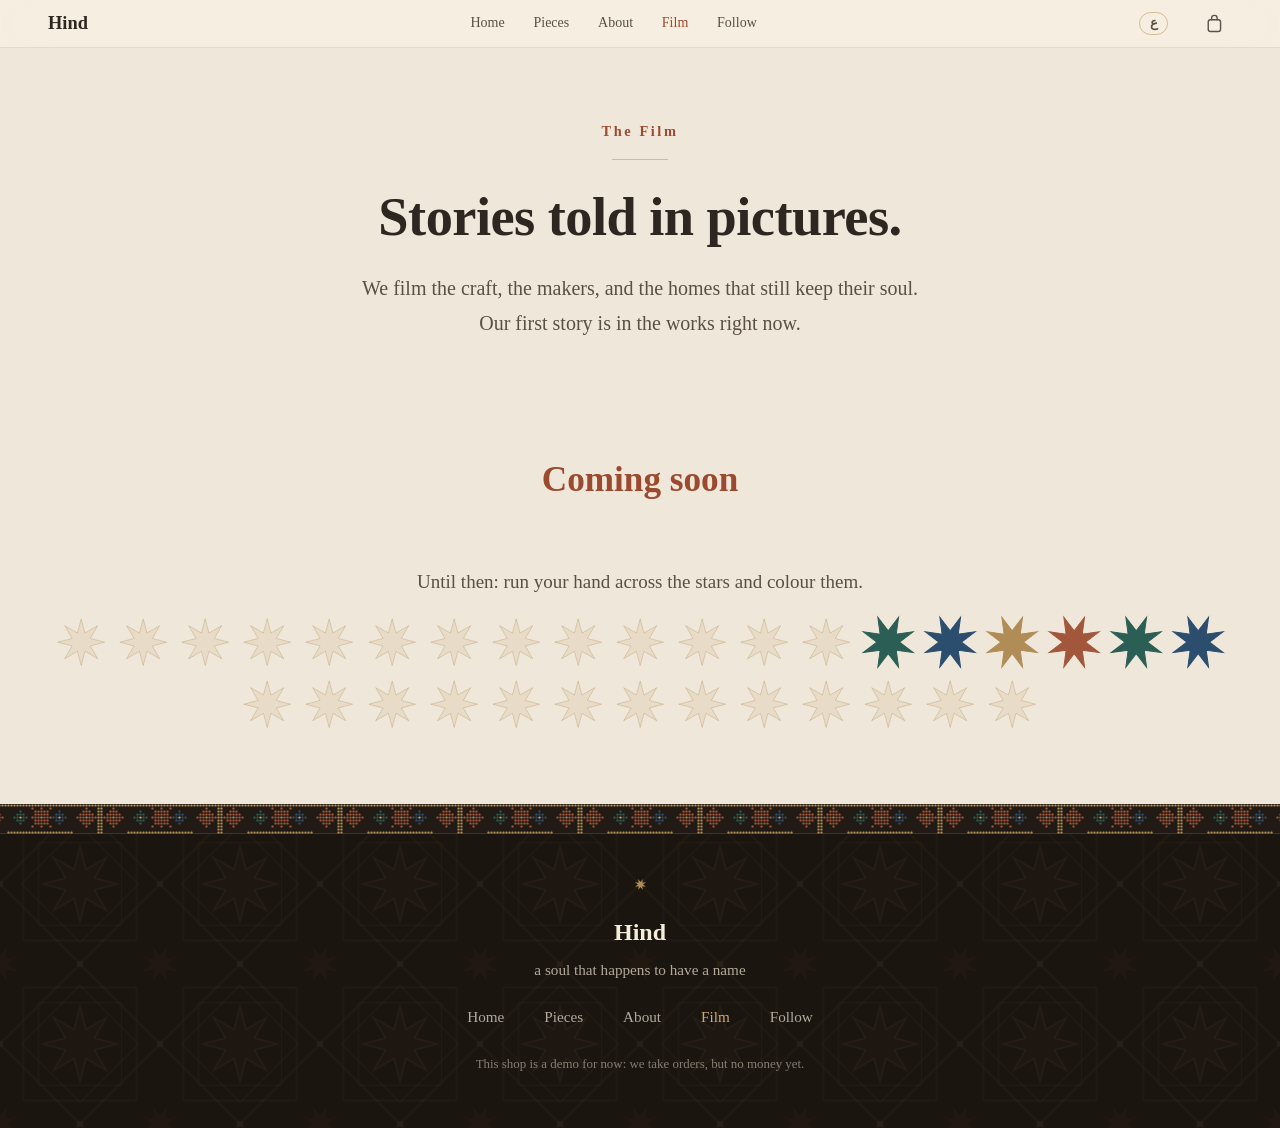
<file: en/documentary.html>
<!doctype html>
<html lang="en" dir="ltr">
<head>
<meta charset="utf-8">
<meta name="viewport" content="width=device-width, initial-scale=1">
<title>The Film - Hind</title>
<meta name="description" content="We film the craft and its makers, and the homes that still keep their soul.">

<!-- TODO before launch: replace hind.example with your real domain (repo-wide). -->
<link rel="canonical" href="https://hind.example/en/documentary.html">
<link rel="alternate" hreflang="ar" href="https://hind.example/documentary.html">
<link rel="alternate" hreflang="en" href="https://hind.example/en/documentary.html">
<link rel="alternate" hreflang="x-default" href="https://hind.example/documentary.html">
<meta property="og:site_name" content="Hind">
<meta property="og:title" content="The Film - Hind">
<meta property="og:description" content="We film the craft and its makers, and the homes that still keep their soul.">
<meta property="og:type" content="website">
<meta property="og:locale" content="en_US">
<meta property="og:locale:alternate" content="ar_JO">
<meta property="og:url" content="https://hind.example/en/documentary.html">
<meta property="og:image" content="https://hind.example/Images/site/og-image.png">
<meta name="twitter:card" content="summary_large_image">
<meta name="twitter:title" content="The Film - Hind">
<meta name="twitter:description" content="We film the craft and its makers, and the homes that still keep their soul.">
<meta name="twitter:image" content="https://hind.example/Images/site/og-image.png">

<link rel="icon" type="image/png" sizes="64x64" href="../Images/site/favicon-64.png">
<link rel="icon" type="image/png" sizes="512x512" href="../Images/site/icon-512.png">
<link rel="apple-touch-icon" href="../Images/site/apple-touch-icon.png">
<meta name="theme-color" content="#EFE7D9">

<link rel="stylesheet" href="../site.css">
</head>
<body>

<a class="skip" href="#main">Skip to content</a>

<nav class="topbar has-tabs" id="topbar" aria-label="Main navigation">
  <a class="wordmark" href="index.html">Hind</a>
  <div class="tabs">
    <a class="tab-home" href="index.html">Home</a>
    <a href="products.html">Pieces</a>
    <a href="about.html">About</a>
    <a href="documentary.html" aria-current="page">Film</a>
    <a href="follow.html">Follow</a>
  </div>
  <button class="cart-btn" type="button" data-cart-open aria-label="Cart">
    <svg class="bag" viewBox="0 0 18 22" aria-hidden="true" focusable="false"><path d="M6 7.2 V5.6 a3 3 0 0 1 6 0 V7.2" fill="none" stroke="currentColor" stroke-width="1.5" stroke-linecap="round"/><rect x="2.4" y="7.2" width="13.2" height="12.6" rx="2.4" fill="none" stroke="currentColor" stroke-width="1.5"/></svg>
    <span class="cart-count" aria-live="polite" hidden>0</span>
  </button>
</nav>

<main id="main">

  <section class="page-head">
    <span class="eyebrow">The Film</span>
    <h1>Stories told in pictures.</h1>
    <p class="lede">We film the craft, the makers, and the homes that still keep their soul. Our first story is in the works right now.</p>
  </section>

  <section class="section centered" aria-label="Coming soon">

    <svg width="0" height="0" style="position:absolute" aria-hidden="true" focusable="false">
      <defs>
        <polygon id="khatam-fass" points="28,0 10.9,4.5 19.8,19.8 4.5,10.9 0,28 -4.5,10.9 -19.8,19.8 -10.9,4.5 -28,0 -10.9,-4.5 -19.8,-19.8 -4.5,-10.9 0,-28 4.5,-10.9 19.8,-19.8 10.9,-4.5"/>
      </defs>
    </svg>

    <div class="section-inner reveal">
      <p class="soon-big">Coming soon</p>
    </div>

    <!-- until the first film is ready: the same toy we loved, no rules, no end -->
    <div class="mosaic-play reveal d2" id="mosaic-play" hidden>
      <p class="mosaic-hint">Until then: run your hand across the stars and colour them.</p>
      <div class="mosaic-band" id="mosaic-band" aria-hidden="true"></div>
    </div>
  </section>

</main>

<footer>
  <div class="footer-band" aria-hidden="true"></div>
  <div class="footer-inner">
    <span class="footer-star" aria-hidden="true"></span>
    <span class="wordmark">Hind</span>
    <p class="footer-line">a soul that happens to have a name</p>
    <nav class="footer-nav" aria-label="Hind pages">
      <a href="index.html">Home</a>
      <a href="products.html">Pieces</a>
      <a href="about.html">About</a>
      <a href="documentary.html" aria-current="page">Film</a>
      <a href="follow.html">Follow</a>
    </nav>
    <p class="footer-demo">This shop is a demo for now: we take orders, but no money yet.</p>
  </div>
</footer>

<script src="../site.js"></script>
</body>
</html>
</file>
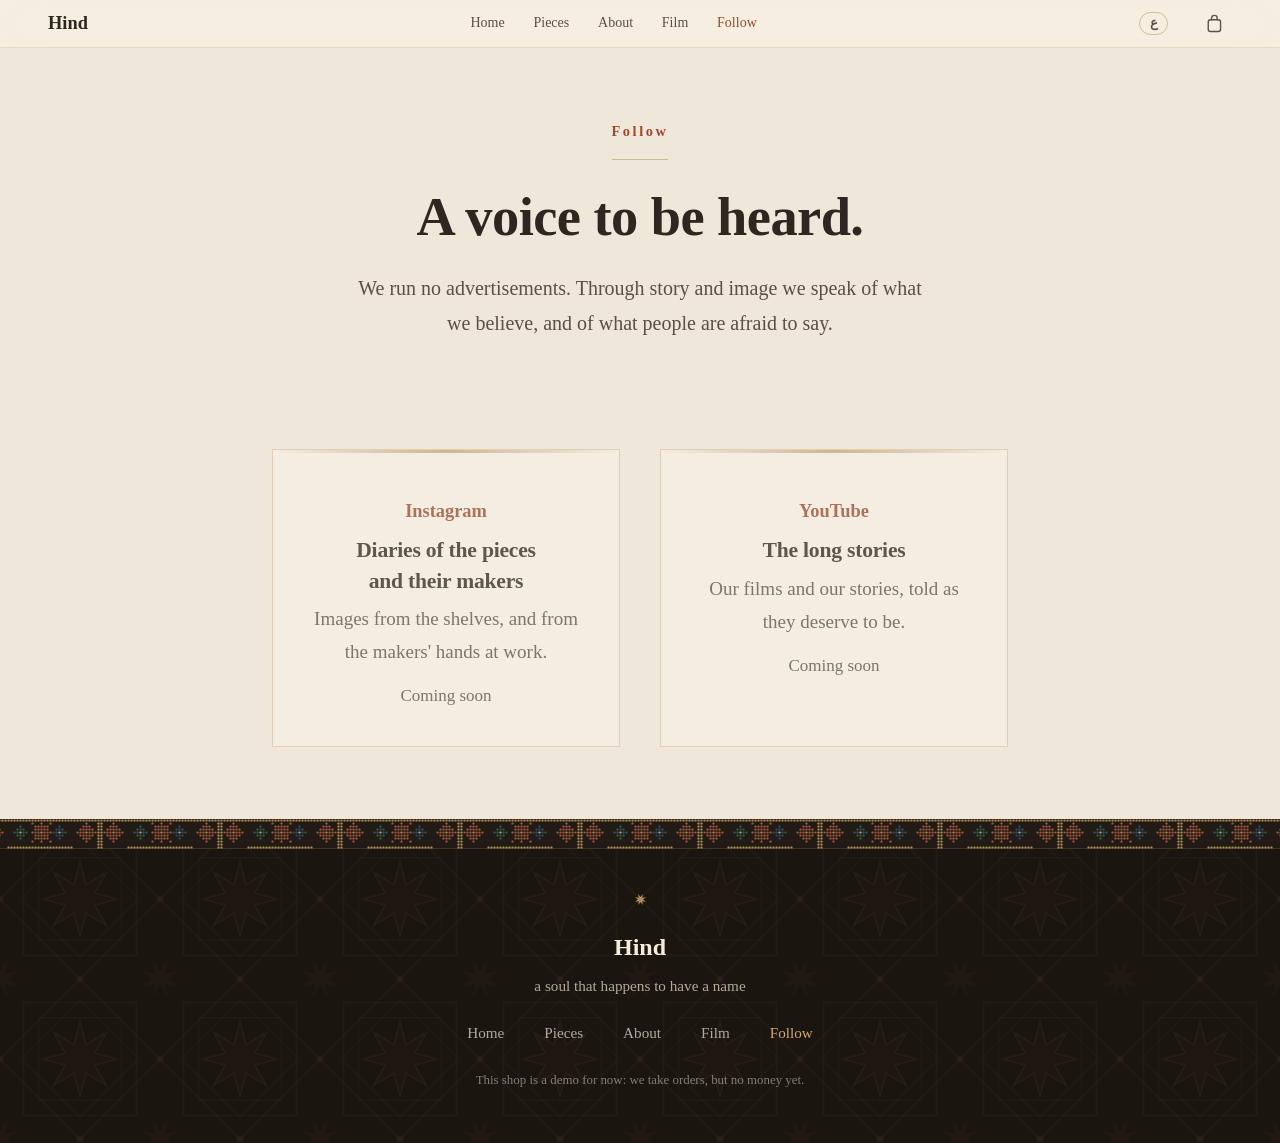
<file: en/follow.html>
<!doctype html>
<html lang="en" dir="ltr">
<head>
<meta charset="utf-8">
<meta name="viewport" content="width=device-width, initial-scale=1">
<title>Follow - Hind</title>
<meta name="description" content="We say what we believe on Instagram and YouTube. Follow us and our voice will reach you.">

<!-- TODO before launch: replace hind.example with your real domain (repo-wide). -->
<link rel="canonical" href="https://hind.example/en/follow.html">
<link rel="alternate" hreflang="ar" href="https://hind.example/follow.html">
<link rel="alternate" hreflang="en" href="https://hind.example/en/follow.html">
<link rel="alternate" hreflang="x-default" href="https://hind.example/follow.html">
<meta property="og:site_name" content="Hind">
<meta property="og:title" content="Follow - Hind">
<meta property="og:description" content="We say what we believe on Instagram and YouTube. Follow us and our voice will reach you.">
<meta property="og:type" content="website">
<meta property="og:locale" content="en_US">
<meta property="og:locale:alternate" content="ar_JO">
<meta property="og:url" content="https://hind.example/en/follow.html">
<meta property="og:image" content="https://hind.example/Images/site/og-image.png">
<meta name="twitter:card" content="summary_large_image">
<meta name="twitter:title" content="Follow - Hind">
<meta name="twitter:description" content="We say what we believe on Instagram and YouTube.">
<meta name="twitter:image" content="https://hind.example/Images/site/og-image.png">

<link rel="icon" type="image/png" sizes="64x64" href="../Images/site/favicon-64.png">
<link rel="icon" type="image/png" sizes="512x512" href="../Images/site/icon-512.png">
<link rel="apple-touch-icon" href="../Images/site/apple-touch-icon.png">
<meta name="theme-color" content="#EFE7D9">

<link rel="stylesheet" href="../site.css">
</head>
<body>

<a class="skip" href="#main">Skip to content</a>

<nav class="topbar has-tabs" id="topbar" aria-label="Main navigation">
  <a class="wordmark" href="index.html">Hind</a>
  <div class="tabs">
    <a class="tab-home" href="index.html">Home</a>
    <a href="products.html">Pieces</a>
    <a href="about.html">About</a>
    <a href="documentary.html">Film</a>
    <a href="follow.html" aria-current="page">Follow</a>
  </div>
  <button class="cart-btn" type="button" data-cart-open aria-label="Cart">
    <svg class="bag" viewBox="0 0 18 22" aria-hidden="true" focusable="false"><path d="M6 7.2 V5.6 a3 3 0 0 1 6 0 V7.2" fill="none" stroke="currentColor" stroke-width="1.5" stroke-linecap="round"/><rect x="2.4" y="7.2" width="13.2" height="12.6" rx="2.4" fill="none" stroke="currentColor" stroke-width="1.5"/></svg>
    <span class="cart-count" aria-live="polite" hidden>0</span>
  </button>
</nav>

<main id="main">

  <section class="page-head">
    <span class="eyebrow">Follow</span>
    <h1>A voice to be heard.</h1>
    <p class="lede">We run no advertisements. Through story and image we speak of what we believe, and of what people are afraid to say.</p>
  </section>

  <section class="section" aria-label="Our platforms">
    <div class="follow-grid">
      <a class="follow-card reveal" href="#" data-follow="instagramUrl">
        <span class="net">Instagram</span>
        <h2>Diaries of the pieces and their makers</h2>
        <p>Images from the shelves, and from the makers' hands at work.</p>
      </a>
      <a class="follow-card reveal d2" href="#" data-follow="youtubeUrl">
        <span class="net">YouTube</span>
        <h2>The long stories</h2>
        <p>Our films and our stories, told as they deserve to be.</p>
      </a>
    </div>
  </section>

</main>

<footer>
  <div class="footer-band" aria-hidden="true"></div>
  <div class="footer-inner">
    <span class="footer-star" aria-hidden="true"></span>
    <span class="wordmark">Hind</span>
    <p class="footer-line">a soul that happens to have a name</p>
    <nav class="footer-nav" aria-label="Hind pages">
      <a href="index.html">Home</a>
      <a href="products.html">Pieces</a>
      <a href="about.html">About</a>
      <a href="documentary.html">Film</a>
      <a href="follow.html" aria-current="page">Follow</a>
    </nav>
    <p class="footer-demo">This shop is a demo for now: we take orders, but no money yet.</p>
  </div>
</footer>

<script src="../site.js"></script>
</body>
</html>
</file>
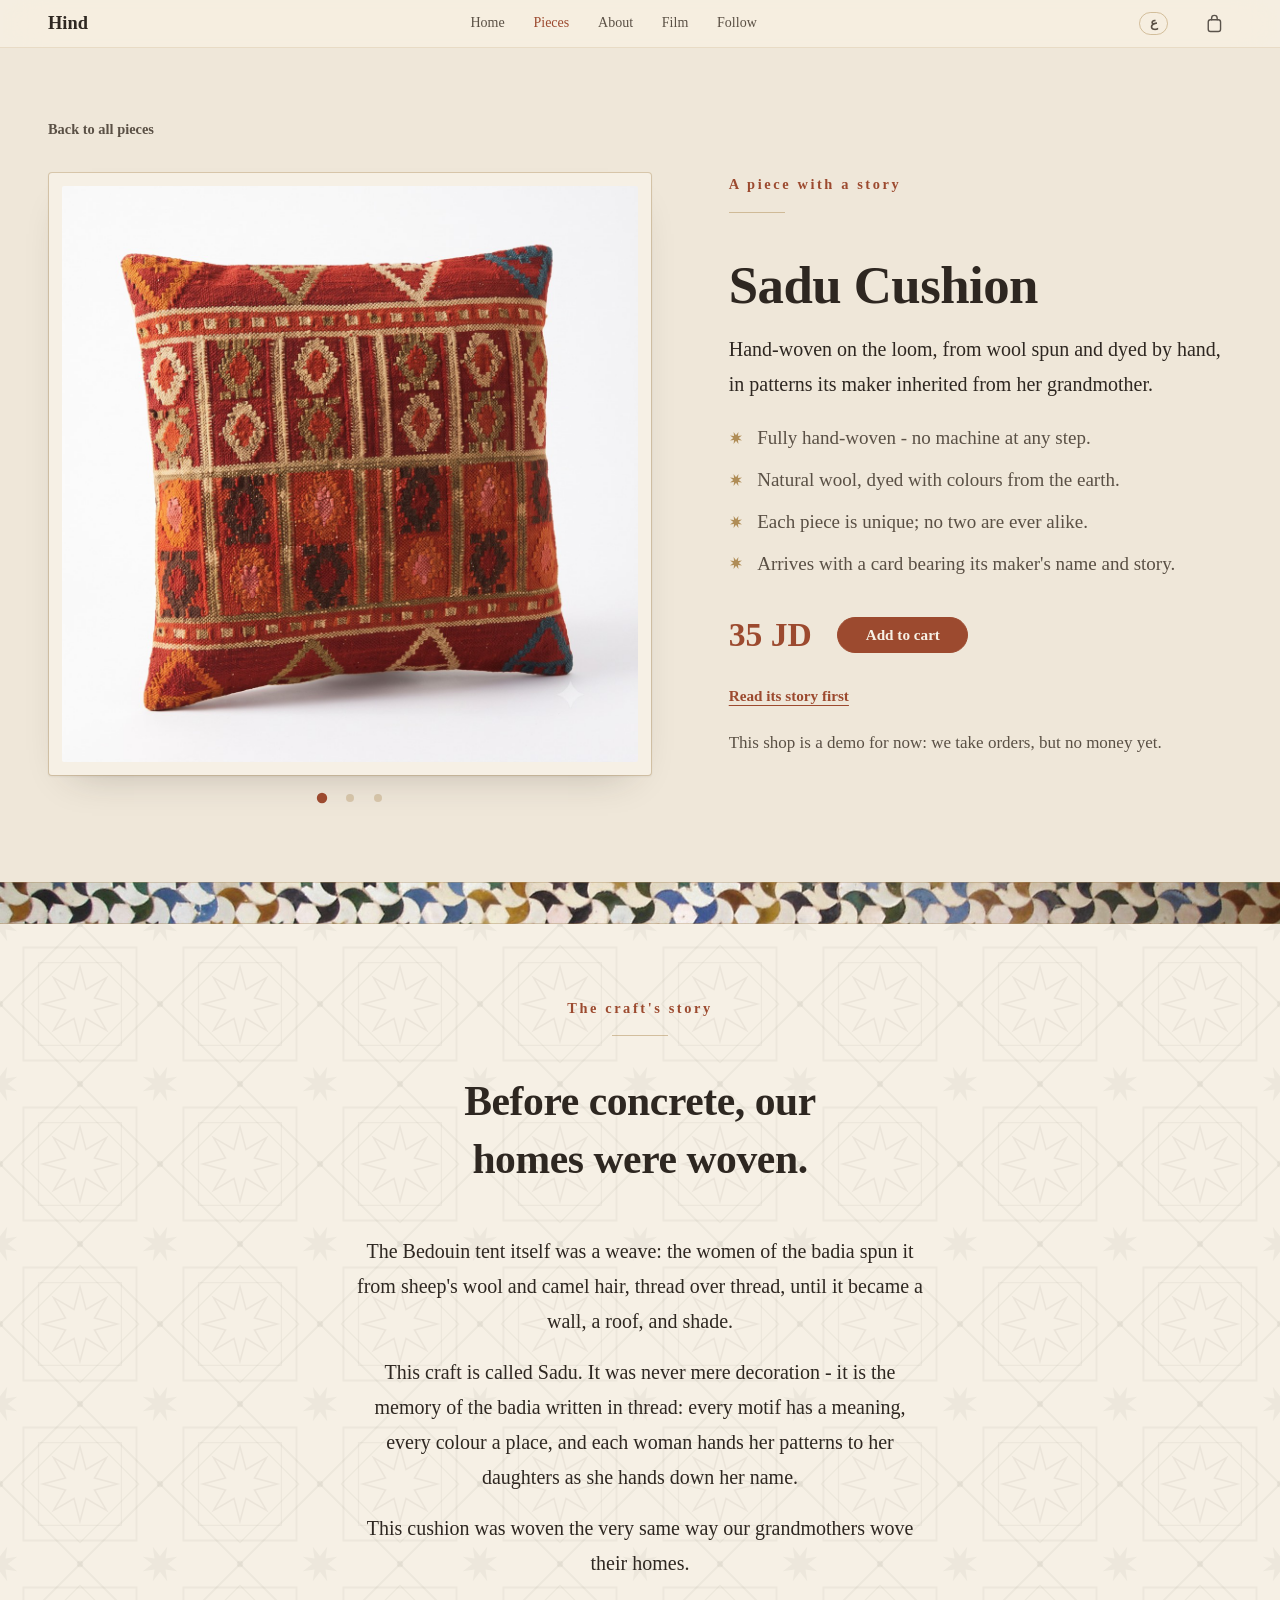
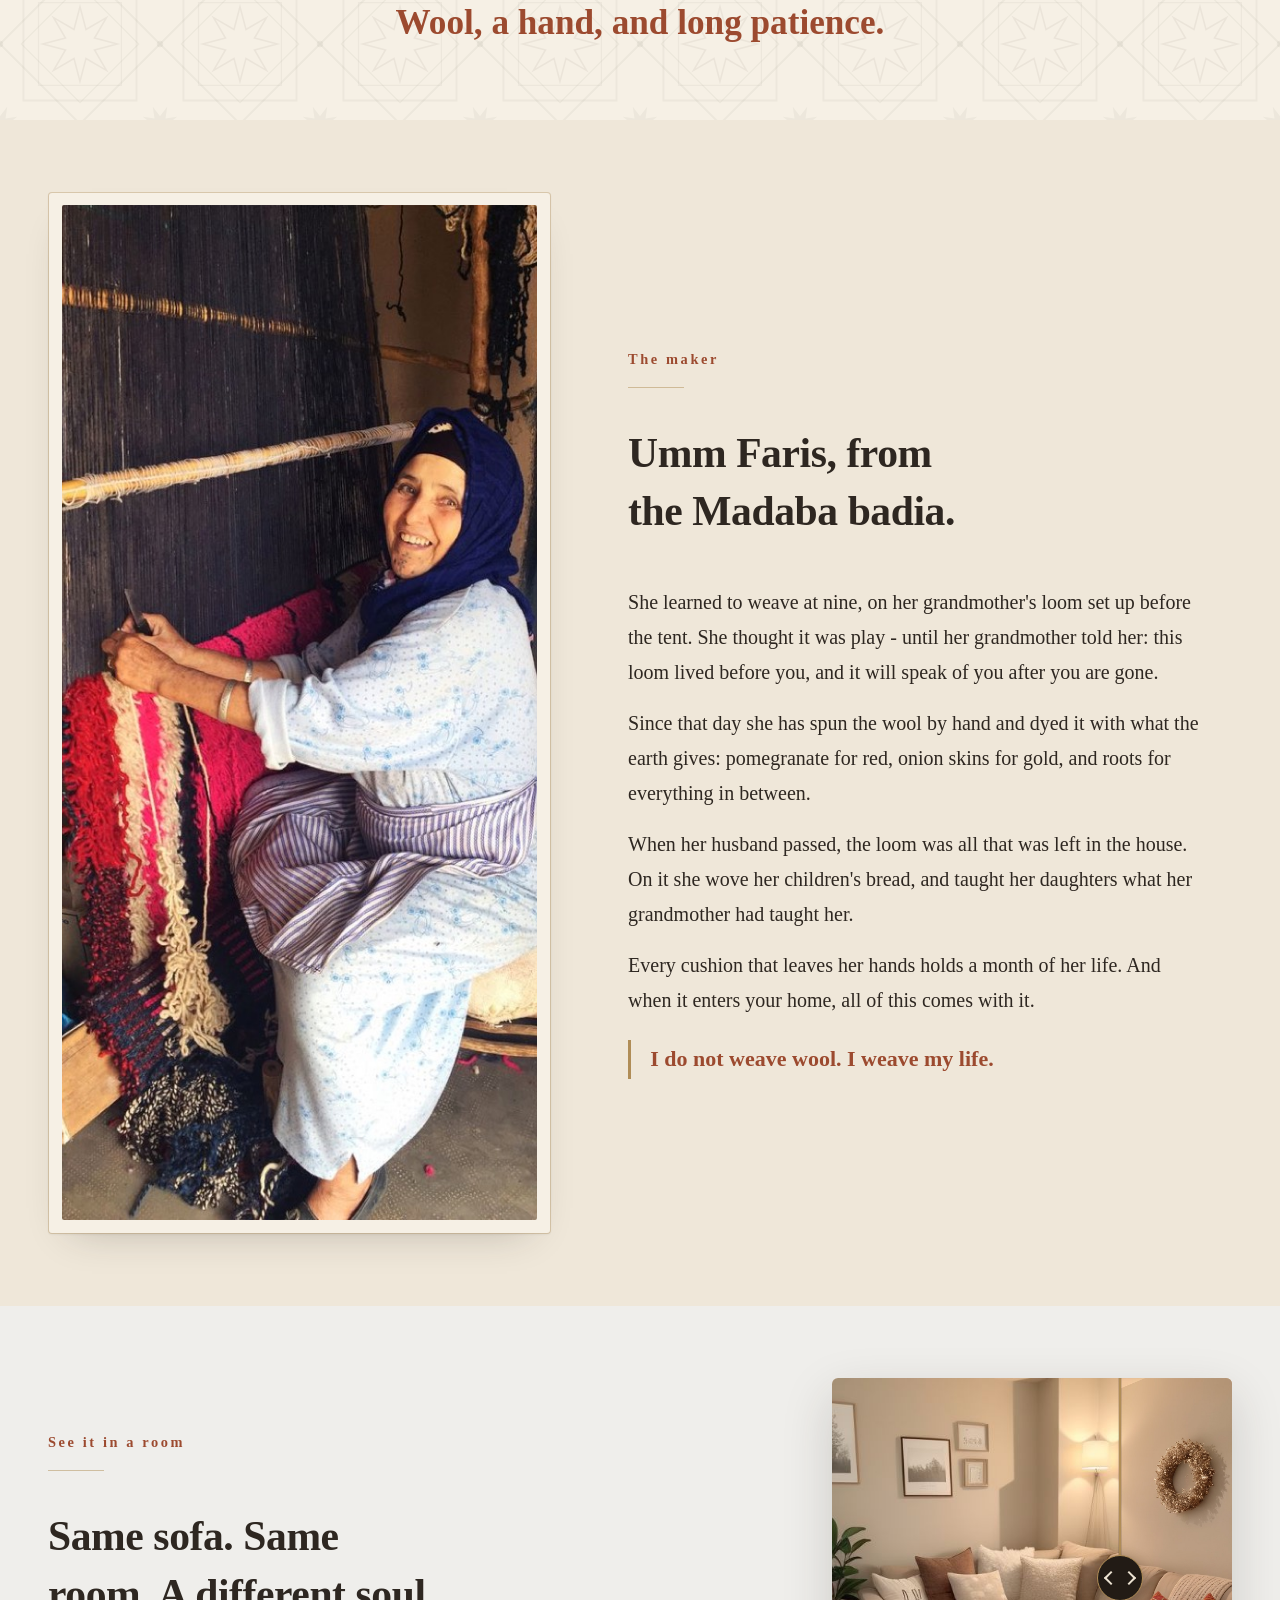
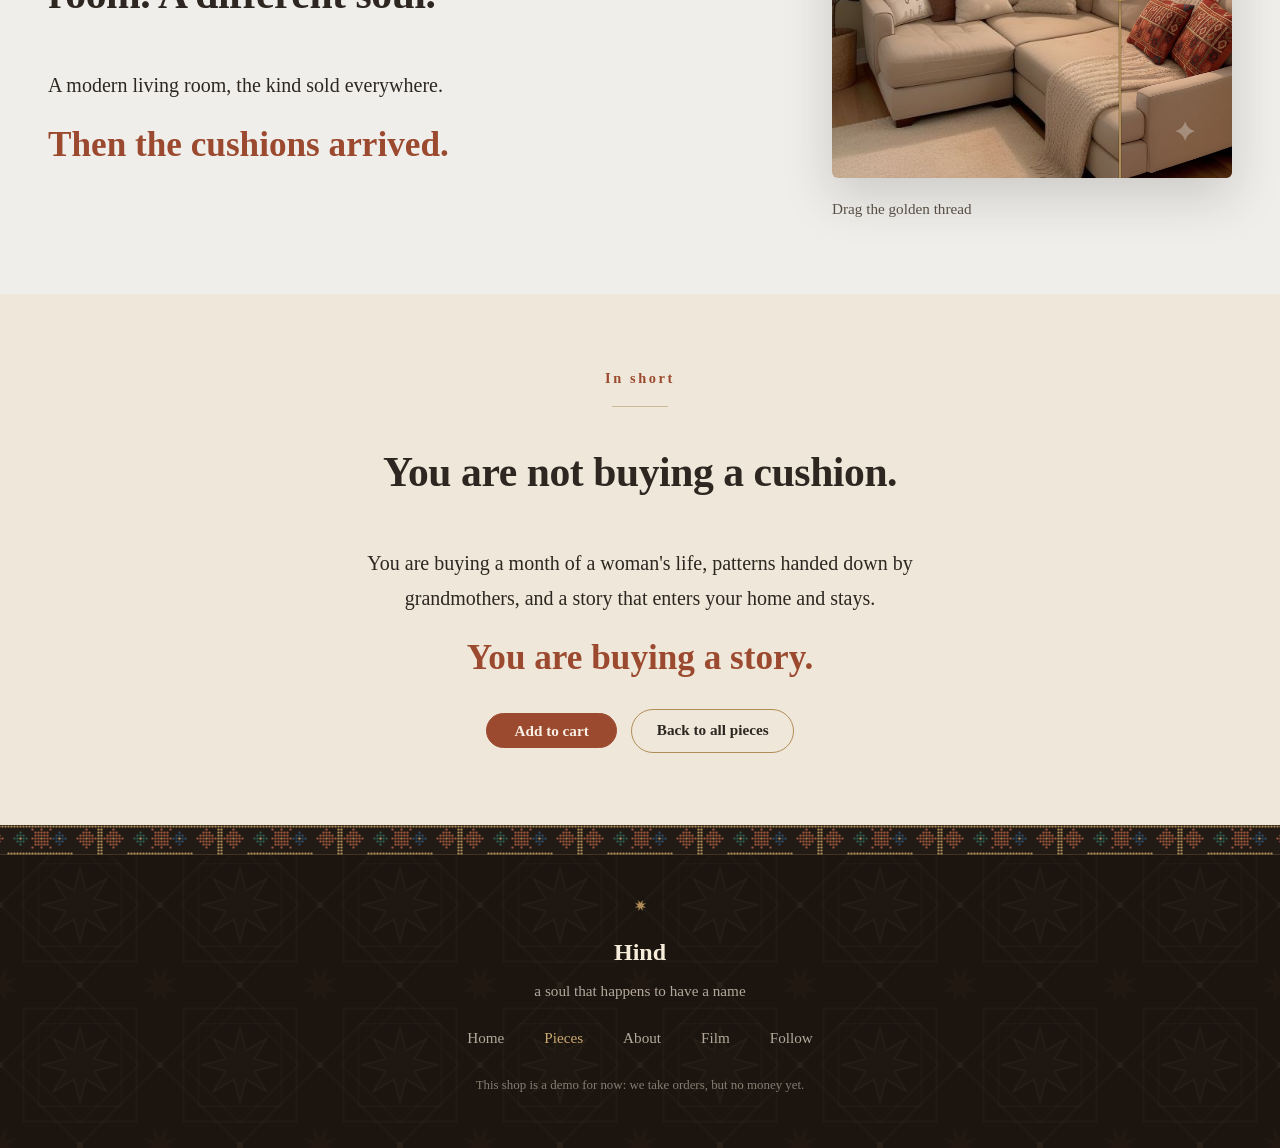
<file: en/product.html>
<!doctype html>
<html lang="en" dir="ltr">
<head>
<meta charset="utf-8">
<meta name="viewport" content="width=device-width, initial-scale=1">
<title>A piece - Hind</title>
<meta name="description" content="A piece made by Arab hands, with its own maker and its own story.">

<!-- TODO before launch: replace hind.example with your real domain (repo-wide).
     site.js updates og:title/description/image per product for JS-aware
     crawlers (Google); social scrapers see the generic tags below. -->
<link rel="canonical" href="https://hind.example/en/product.html?id=sadu-pillow">
<link rel="alternate" hreflang="ar" href="https://hind.example/product.html?id=sadu-pillow">
<link rel="alternate" hreflang="en" href="https://hind.example/en/product.html?id=sadu-pillow">
<link rel="alternate" hreflang="x-default" href="https://hind.example/product.html?id=sadu-pillow">
<meta property="og:site_name" content="Hind">
<meta property="og:title" content="A piece - Hind">
<meta property="og:description" content="A piece made by Arab hands, with its own maker and its own story.">
<meta property="og:type" content="product">
<meta property="og:locale" content="en_US">
<meta property="og:locale:alternate" content="ar_JO">
<meta property="og:url" content="https://hind.example/en/product.html?id=sadu-pillow">
<meta property="og:image" content="https://hind.example/Images/site/og-image.png">
<meta name="twitter:card" content="summary_large_image">
<meta name="twitter:title" content="A piece - Hind">
<meta name="twitter:description" content="A piece made by Arab hands, with its own maker and its own story.">
<meta name="twitter:image" content="https://hind.example/Images/site/og-image.png">

<link rel="icon" type="image/png" sizes="64x64" href="../Images/site/favicon-64.png">
<link rel="icon" type="image/png" sizes="512x512" href="../Images/site/icon-512.png">
<link rel="apple-touch-icon" href="../Images/site/apple-touch-icon.png">
<meta name="theme-color" content="#EFE7D9">

<link rel="stylesheet" href="../site.css">

<!-- CRM-ready product template (English). Reads products/data/en/<id>.json
     via site.js (loadProductData), keyed by ?id= (default sadu-pillow).
     Same JSON shape as the Arabic side; only the data folder differs. -->
</head>
<body class="product-page">

<a class="skip" href="#main">Skip to content</a>
<div class="thread-progress" id="thread" aria-hidden="true"></div>

<nav class="topbar has-tabs" id="topbar" aria-label="Main navigation">
  <a class="wordmark" href="index.html">Hind</a>
  <div class="tabs">
    <a class="tab-home" href="index.html">Home</a>
    <a href="products.html" aria-current="page">Pieces</a>
    <a href="about.html">About</a>
    <a href="documentary.html">Film</a>
    <a href="follow.html">Follow</a>
  </div>
  <button class="cart-btn" type="button" data-cart-open aria-label="Cart">
    <svg class="bag" viewBox="0 0 18 22" aria-hidden="true" focusable="false"><path d="M6 7.2 V5.6 a3 3 0 0 1 6 0 V7.2" fill="none" stroke="currentColor" stroke-width="1.5" stroke-linecap="round"/><rect x="2.4" y="7.2" width="13.2" height="12.6" rx="2.4" fill="none" stroke="currentColor" stroke-width="1.5"/></svg>
    <span class="cart-count" aria-live="polite" hidden>0</span>
  </button>
</nav>

<main id="main">
  <div id="product-root" aria-busy="true">
    <section class="section below-bar">
      <p class="crumb-row"><a class="crumb" href="products.html">Back to all pieces</a></p>
      <div class="product-top">
        <div class="gallery-carousel">
          <div class="photo carousel-window">
            <div class="skeleton skeleton-image" aria-hidden="true"></div>
          </div>
        </div>
        <div class="buy-panel">
          <span class="eyebrow">A piece with a story</span>
          <div class="skeleton skeleton-title" aria-hidden="true"></div>
          <div class="skeleton skeleton-line" aria-hidden="true"></div>
          <div class="skeleton skeleton-line skeleton-line-short" aria-hidden="true"></div>
          <ul class="buy-meta">
            <li><span class="skeleton skeleton-line" aria-hidden="true"></span></li>
            <li><span class="skeleton skeleton-line" aria-hidden="true"></span></li>
            <li><span class="skeleton skeleton-line skeleton-line-short" aria-hidden="true"></span></li>
          </ul>
          <div class="buy-row">
            <span class="skeleton skeleton-price" aria-hidden="true"></span>
            <span class="skeleton skeleton-button" aria-hidden="true"></span>
          </div>
        </div>
      </div>
    </section>
    <p class="visually-hidden" role="status">Loading the piece…</p>
  </div>
</main>

<footer>
  <div class="footer-band" aria-hidden="true"></div>
  <div class="footer-inner">
    <span class="footer-star" aria-hidden="true"></span>
    <span class="wordmark">Hind</span>
    <p class="footer-line">a soul that happens to have a name</p>
    <nav class="footer-nav" aria-label="Hind pages">
      <a href="index.html">Home</a>
      <a href="products.html" aria-current="page">Pieces</a>
      <a href="about.html">About</a>
      <a href="documentary.html">Film</a>
      <a href="follow.html">Follow</a>
    </nav>
    <p class="footer-demo">This shop is a demo for now: we take orders, but no money yet.</p>
  </div>
</footer>

<script src="../site.js"></script>
</body>
</html>
</file>
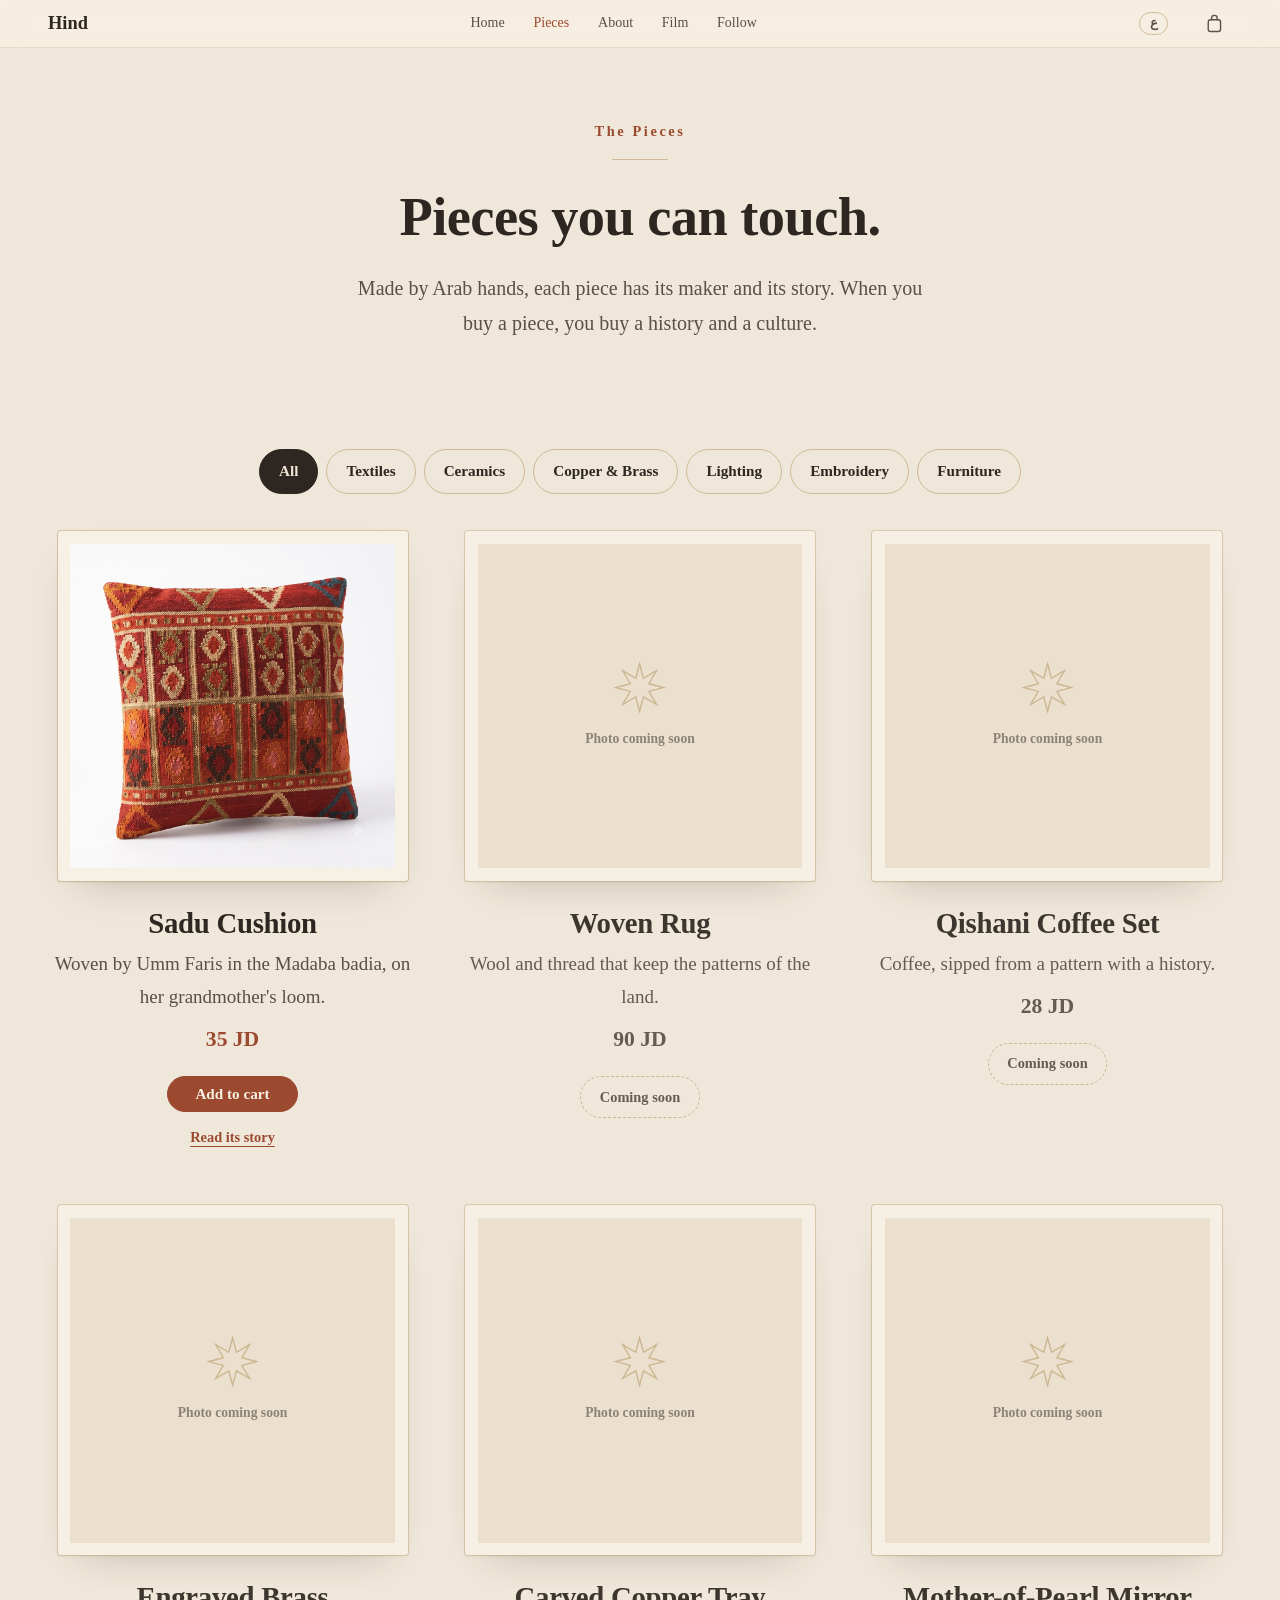
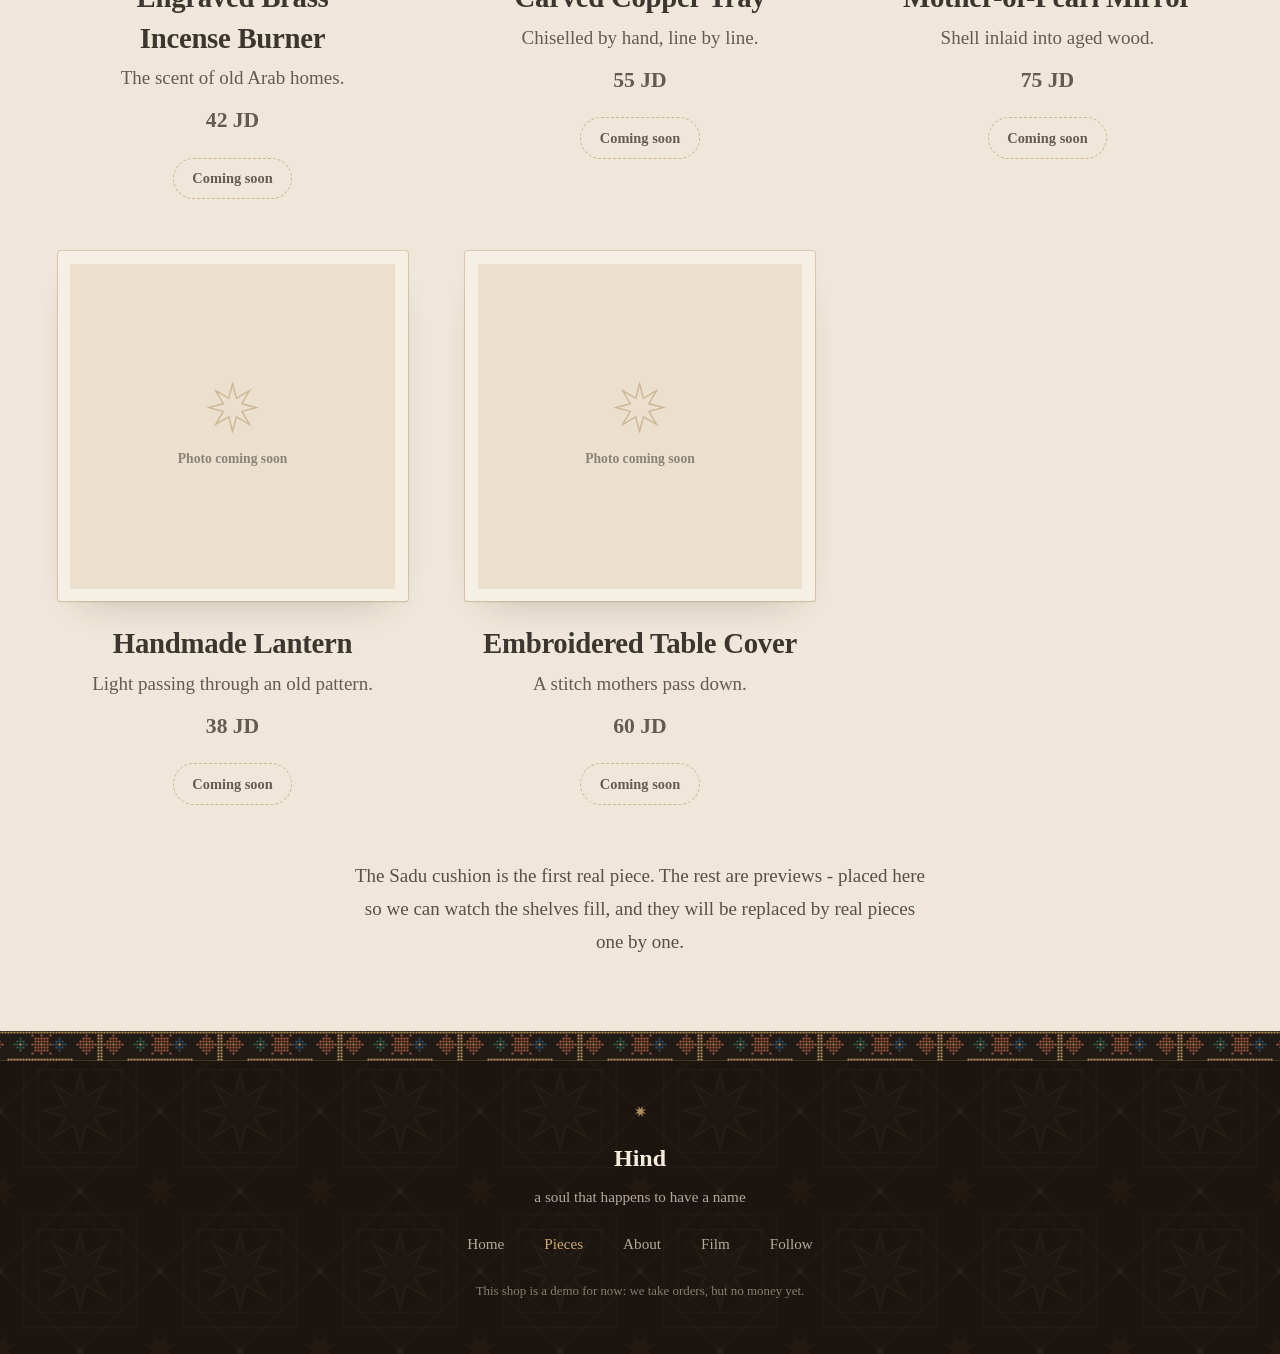
<file: en/products.html>
<!doctype html>
<html lang="en" dir="ltr">
<head>
<meta charset="utf-8">
<meta name="viewport" content="width=device-width, initial-scale=1">
<title>The Pieces - Hind</title>
<meta name="description" content="Pieces made by Arab hands, each with its maker and its story. When you buy a piece, you buy a history and a culture.">

<!-- TODO before launch: replace hind.example with your real domain (repo-wide). -->
<link rel="canonical" href="https://hind.example/en/products.html">
<link rel="alternate" hreflang="ar" href="https://hind.example/products.html">
<link rel="alternate" hreflang="en" href="https://hind.example/en/products.html">
<link rel="alternate" hreflang="x-default" href="https://hind.example/products.html">
<meta property="og:site_name" content="Hind">
<meta property="og:title" content="The Pieces - Hind">
<meta property="og:description" content="Pieces made by Arab hands, each with its maker and its story.">
<meta property="og:type" content="website">
<meta property="og:locale" content="en_US">
<meta property="og:locale:alternate" content="ar_JO">
<meta property="og:url" content="https://hind.example/en/products.html">
<meta property="og:image" content="https://hind.example/Images/site/og-image.png">
<meta name="twitter:card" content="summary_large_image">
<meta name="twitter:title" content="The Pieces - Hind">
<meta name="twitter:description" content="Pieces made by Arab hands, each with its maker and its story.">
<meta name="twitter:image" content="https://hind.example/Images/site/og-image.png">

<link rel="icon" type="image/png" sizes="64x64" href="../Images/site/favicon-64.png">
<link rel="icon" type="image/png" sizes="512x512" href="../Images/site/icon-512.png">
<link rel="apple-touch-icon" href="../Images/site/apple-touch-icon.png">
<meta name="theme-color" content="#EFE7D9">

<link rel="stylesheet" href="../site.css">
</head>
<body>

<a class="skip" href="#main">Skip to content</a>
<div class="thread-progress" id="thread" aria-hidden="true"></div>

<nav class="topbar has-tabs" id="topbar" aria-label="Main navigation">
  <a class="wordmark" href="index.html">Hind</a>
  <div class="tabs">
    <a class="tab-home" href="index.html">Home</a>
    <a href="products.html" aria-current="page">Pieces</a>
    <a href="about.html">About</a>
    <a href="documentary.html">Film</a>
    <a href="follow.html">Follow</a>
  </div>
  <button class="cart-btn" type="button" data-cart-open aria-label="Cart">
    <svg class="bag" viewBox="0 0 18 22" aria-hidden="true" focusable="false"><path d="M6 7.2 V5.6 a3 3 0 0 1 6 0 V7.2" fill="none" stroke="currentColor" stroke-width="1.5" stroke-linecap="round"/><rect x="2.4" y="7.2" width="13.2" height="12.6" rx="2.4" fill="none" stroke="currentColor" stroke-width="1.5"/></svg>
    <span class="cart-count" aria-live="polite" hidden>0</span>
  </button>
</nav>

<main id="main">

  <section class="page-head">
    <span class="eyebrow">The Pieces</span>
    <h1>Pieces you can touch.</h1>
    <p class="lede">Made by Arab hands, each piece has its maker and its story. When you buy a piece, you buy a history and a culture.</p>
  </section>

  <!-- The shelf is populated from products/data/en/catalog.json by site.js.
       If the fetch fails, the skeleton grid below stays as a fallback. -->
  <section class="section" aria-label="The shelves">

    <div class="filters reveal" role="group" aria-label="Filter pieces by category" data-category-filter>
      <button type="button" class="chip is-active" data-category-chip="all">All</button>
    </div>

    <div class="shelf" data-shelf aria-busy="true">
      <article class="card" aria-hidden="true">
        <figure class="photo"><div class="skeleton skeleton-image"></div></figure>
        <div class="skeleton skeleton-title" style="margin: 1rem auto 0.5rem; width: 60%;"></div>
        <div class="skeleton skeleton-line" style="margin-inline: auto; width: 80%;"></div>
        <div class="skeleton skeleton-price" style="margin: 0.6rem auto 0;"></div>
      </article>
      <article class="card" aria-hidden="true">
        <figure class="photo"><div class="skeleton skeleton-image"></div></figure>
        <div class="skeleton skeleton-title" style="margin: 1rem auto 0.5rem; width: 60%;"></div>
        <div class="skeleton skeleton-line" style="margin-inline: auto; width: 80%;"></div>
        <div class="skeleton skeleton-price" style="margin: 0.6rem auto 0;"></div>
      </article>
      <article class="card" aria-hidden="true">
        <figure class="photo"><div class="skeleton skeleton-image"></div></figure>
        <div class="skeleton skeleton-title" style="margin: 1rem auto 0.5rem; width: 60%;"></div>
        <div class="skeleton skeleton-line" style="margin-inline: auto; width: 80%;"></div>
        <div class="skeleton skeleton-price" style="margin: 0.6rem auto 0;"></div>
      </article>
    </div>

    <p class="shelf-empty" data-shelf-empty hidden>No pieces in this category yet. The shelves are being arranged.</p>
    <p class="shelf-note reveal">The Sadu cushion is the first real piece. The rest are previews - placed here so we can watch the shelves fill, and they will be replaced by real pieces one by one.</p>
  </section>

</main>

<footer>
  <div class="footer-band" aria-hidden="true"></div>
  <div class="footer-inner">
    <span class="footer-star" aria-hidden="true"></span>
    <span class="wordmark">Hind</span>
    <p class="footer-line">a soul that happens to have a name</p>
    <nav class="footer-nav" aria-label="Hind pages">
      <a href="index.html">Home</a>
      <a href="products.html" aria-current="page">Pieces</a>
      <a href="about.html">About</a>
      <a href="documentary.html">Film</a>
      <a href="follow.html">Follow</a>
    </nav>
    <p class="footer-demo">This shop is a demo for now: we take orders, but no money yet.</p>
  </div>
</footer>

<script src="../site.js"></script>
</body>
</html>
</file>
<file: site.css>
/* ============================================================
   هند — brand homepage, v2
   One font family (DG Tebian): Black = display, Bold = emphasis,
   Regular = body. Palette: sand / plaster / warm ink / clay /
   muted gold / night, plus teal and cobalt inside the star grid.
   Soul layer: a hand-built eight-fold khatam star lattice (SVG),
   in three colorways. Signature: mihrab-arch photo frames and
   real zellige frieze bands between the page's movements.
   ============================================================ */

/* ---------- Fonts (local files) ---------- */
@font-face {
  font-family: "DG Tebian";
  src: url("fonts/dg-tebian-regular.woff2") format("woff2"),
       url("DG%20Tebian/DG%20Tebian%20Regular.ttf") format("truetype");
  font-weight: 400;
  font-display: swap;
}
@font-face {
  font-family: "DG Tebian";
  src: url("fonts/dg-tebian-bold.woff2") format("woff2"),
       url("DG%20Tebian/DG%20Tebian%20Bold.ttf") format("truetype");
  font-weight: 700;
  font-display: swap;
}
@font-face {
  font-family: "DG Tebian";
  src: url("fonts/dg-tebian-black.woff2") format("woff2"),
       url("DG%20Tebian/DG%20Tebian%20Black.ttf") format("truetype");
  font-weight: 900;
  font-display: swap;
}

/* ---------- Tokens ---------- */
:root {
  --sand:    #EFE7D9;
  --plaster: #F6F0E5;
  --ink:     #2E2721;
  --ink-soft:#5A5045;
  --clay:    #9C4A2F;
  --clay-lift: #D9A277;   /* clay for dark grounds */
  --gold:    #B08D57;
  --night:   #221B15;
  --sand-on-night: #EDE3D2;

  --font: "DG Tebian", "Geeza Pro", "Baghdad", "Times New Roman", serif;

  --measure: 36rem;
  --field: 74rem;                 /* shared content-field width */
  --field-wide: 86rem;            /* the one wider gallery */
  --pad-x: clamp(1.25rem, 5vw, 3rem);
  --section-pad: clamp(3.5rem, 8vh, 5.5rem);

  /* tatreez photo-frame border, stitched from the reference embroidery */
  --tatreez: url("data:image/svg+xml,%3Csvg%20xmlns%3D%22http%3A%2F%2Fwww.w3.org%2F2000%2Fsvg%22%20width%3D%22120%22%20height%3D%22120%22%20viewBox%3D%220%200%20120%20120%22%3E%3Crect%20x%3D%220.40%22%20y%3D%220.40%22%20width%3D%222.20%22%20height%3D%222.20%22%20rx%3D%220.9%22%20fill%3D%22%23B08D57%22%2F%3E%3Crect%20x%3D%223.40%22%20y%3D%220.40%22%20width%3D%222.20%22%20height%3D%222.20%22%20rx%3D%220.9%22%20fill%3D%22%23B08D57%22%2F%3E%3Crect%20x%3D%226.40%22%20y%3D%220.40%22%20width%3D%222.20%22%20height%3D%222.20%22%20rx%3D%220.9%22%20fill%3D%22%23B08D57%22%2F%3E%3Crect%20x%3D%229.40%22%20y%3D%220.40%22%20width%3D%222.20%22%20height%3D%222.20%22%20rx%3D%220.9%22%20fill%3D%22%23B08D57%22%2F%3E%3Crect%20x%3D%2212.40%22%20y%3D%220.40%22%20width%3D%222.20%22%20height%3D%222.20%22%20rx%3D%220.9%22%20fill%3D%22%23B08D57%22%2F%3E%3Crect%20x%3D%2215.40%22%20y%3D%220.40%22%20width%3D%222.20%22%20height%3D%222.20%22%20rx%3D%220.9%22%20fill%3D%22%23B08D57%22%2F%3E%3Crect%20x%3D%2218.40%22%20y%3D%220.40%22%20width%3D%222.20%22%20height%3D%222.20%22%20rx%3D%220.9%22%20fill%3D%22%23B08D57%22%2F%3E%3Crect%20x%3D%2221.40%22%20y%3D%220.40%22%20width%3D%222.20%22%20height%3D%222.20%22%20rx%3D%220.9%22%20fill%3D%22%23B08D57%22%2F%3E%3Crect%20x%3D%2224.40%22%20y%3D%220.40%22%20width%3D%222.20%22%20height%3D%222.20%22%20rx%3D%220.9%22%20fill%3D%22%23B08D57%22%2F%3E%3Crect%20x%3D%2227.40%22%20y%3D%220.40%22%20width%3D%222.20%22%20height%3D%222.20%22%20rx%3D%220.9%22%20fill%3D%22%23B08D57%22%2F%3E%3Crect%20x%3D%2230.40%22%20y%3D%220.40%22%20width%3D%222.20%22%20height%3D%222.20%22%20rx%3D%220.9%22%20fill%3D%22%23B08D57%22%2F%3E%3Crect%20x%3D%2233.40%22%20y%3D%220.40%22%20width%3D%222.20%22%20height%3D%222.20%22%20rx%3D%220.9%22%20fill%3D%22%23B08D57%22%2F%3E%3Crect%20x%3D%2236.40%22%20y%3D%220.40%22%20width%3D%222.20%22%20height%3D%222.20%22%20rx%3D%220.9%22%20fill%3D%22%23B08D57%22%2F%3E%3Crect%20x%3D%2239.40%22%20y%3D%220.40%22%20width%3D%222.20%22%20height%3D%222.20%22%20rx%3D%220.9%22%20fill%3D%22%23B08D57%22%2F%3E%3Crect%20x%3D%2242.40%22%20y%3D%220.40%22%20width%3D%222.20%22%20height%3D%222.20%22%20rx%3D%220.9%22%20fill%3D%22%23B08D57%22%2F%3E%3Crect%20x%3D%2245.40%22%20y%3D%220.40%22%20width%3D%222.20%22%20height%3D%222.20%22%20rx%3D%220.9%22%20fill%3D%22%23B08D57%22%2F%3E%3Crect%20x%3D%2248.40%22%20y%3D%220.40%22%20width%3D%222.20%22%20height%3D%222.20%22%20rx%3D%220.9%22%20fill%3D%22%23B08D57%22%2F%3E%3Crect%20x%3D%2251.40%22%20y%3D%220.40%22%20width%3D%222.20%22%20height%3D%222.20%22%20rx%3D%220.9%22%20fill%3D%22%23B08D57%22%2F%3E%3Crect%20x%3D%2254.40%22%20y%3D%220.40%22%20width%3D%222.20%22%20height%3D%222.20%22%20rx%3D%220.9%22%20fill%3D%22%23B08D57%22%2F%3E%3Crect%20x%3D%2257.40%22%20y%3D%220.40%22%20width%3D%222.20%22%20height%3D%222.20%22%20rx%3D%220.9%22%20fill%3D%22%23B08D57%22%2F%3E%3Crect%20x%3D%2260.40%22%20y%3D%220.40%22%20width%3D%222.20%22%20height%3D%222.20%22%20rx%3D%220.9%22%20fill%3D%22%23B08D57%22%2F%3E%3Crect%20x%3D%2263.40%22%20y%3D%220.40%22%20width%3D%222.20%22%20height%3D%222.20%22%20rx%3D%220.9%22%20fill%3D%22%23B08D57%22%2F%3E%3Crect%20x%3D%2266.40%22%20y%3D%220.40%22%20width%3D%222.20%22%20height%3D%222.20%22%20rx%3D%220.9%22%20fill%3D%22%23B08D57%22%2F%3E%3Crect%20x%3D%2269.40%22%20y%3D%220.40%22%20width%3D%222.20%22%20height%3D%222.20%22%20rx%3D%220.9%22%20fill%3D%22%23B08D57%22%2F%3E%3Crect%20x%3D%2272.40%22%20y%3D%220.40%22%20width%3D%222.20%22%20height%3D%222.20%22%20rx%3D%220.9%22%20fill%3D%22%23B08D57%22%2F%3E%3Crect%20x%3D%2275.40%22%20y%3D%220.40%22%20width%3D%222.20%22%20height%3D%222.20%22%20rx%3D%220.9%22%20fill%3D%22%23B08D57%22%2F%3E%3Crect%20x%3D%2278.40%22%20y%3D%220.40%22%20width%3D%222.20%22%20height%3D%222.20%22%20rx%3D%220.9%22%20fill%3D%22%23B08D57%22%2F%3E%3Crect%20x%3D%2281.40%22%20y%3D%220.40%22%20width%3D%222.20%22%20height%3D%222.20%22%20rx%3D%220.9%22%20fill%3D%22%23B08D57%22%2F%3E%3Crect%20x%3D%2284.40%22%20y%3D%220.40%22%20width%3D%222.20%22%20height%3D%222.20%22%20rx%3D%220.9%22%20fill%3D%22%23B08D57%22%2F%3E%3Crect%20x%3D%2287.40%22%20y%3D%220.40%22%20width%3D%222.20%22%20height%3D%222.20%22%20rx%3D%220.9%22%20fill%3D%22%23B08D57%22%2F%3E%3Crect%20x%3D%2290.40%22%20y%3D%220.40%22%20width%3D%222.20%22%20height%3D%222.20%22%20rx%3D%220.9%22%20fill%3D%22%23B08D57%22%2F%3E%3Crect%20x%3D%2293.40%22%20y%3D%220.40%22%20width%3D%222.20%22%20height%3D%222.20%22%20rx%3D%220.9%22%20fill%3D%22%23B08D57%22%2F%3E%3Crect%20x%3D%2296.40%22%20y%3D%220.40%22%20width%3D%222.20%22%20height%3D%222.20%22%20rx%3D%220.9%22%20fill%3D%22%23B08D57%22%2F%3E%3Crect%20x%3D%2299.40%22%20y%3D%220.40%22%20width%3D%222.20%22%20height%3D%222.20%22%20rx%3D%220.9%22%20fill%3D%22%23B08D57%22%2F%3E%3Crect%20x%3D%22102.40%22%20y%3D%220.40%22%20width%3D%222.20%22%20height%3D%222.20%22%20rx%3D%220.9%22%20fill%3D%22%23B08D57%22%2F%3E%3Crect%20x%3D%22105.40%22%20y%3D%220.40%22%20width%3D%222.20%22%20height%3D%222.20%22%20rx%3D%220.9%22%20fill%3D%22%23B08D57%22%2F%3E%3Crect%20x%3D%22108.40%22%20y%3D%220.40%22%20width%3D%222.20%22%20height%3D%222.20%22%20rx%3D%220.9%22%20fill%3D%22%23B08D57%22%2F%3E%3Crect%20x%3D%22111.40%22%20y%3D%220.40%22%20width%3D%222.20%22%20height%3D%222.20%22%20rx%3D%220.9%22%20fill%3D%22%23B08D57%22%2F%3E%3Crect%20x%3D%22114.40%22%20y%3D%220.40%22%20width%3D%222.20%22%20height%3D%222.20%22%20rx%3D%220.9%22%20fill%3D%22%23B08D57%22%2F%3E%3Crect%20x%3D%22117.40%22%20y%3D%220.40%22%20width%3D%222.20%22%20height%3D%222.20%22%20rx%3D%220.9%22%20fill%3D%22%23B08D57%22%2F%3E%3Crect%20x%3D%220.40%22%20y%3D%223.40%22%20width%3D%222.20%22%20height%3D%222.20%22%20rx%3D%220.9%22%20fill%3D%22%23B08D57%22%2F%3E%3Crect%20x%3D%2212.40%22%20y%3D%223.40%22%20width%3D%222.20%22%20height%3D%222.20%22%20rx%3D%220.9%22%20fill%3D%22%23A2573C%22%2F%3E%3Crect%20x%3D%2251.40%22%20y%3D%223.40%22%20width%3D%222.20%22%20height%3D%222.20%22%20rx%3D%220.9%22%20fill%3D%22%23A2573C%22%2F%3E%3Crect%20x%3D%2260.40%22%20y%3D%223.40%22%20width%3D%222.20%22%20height%3D%222.20%22%20rx%3D%220.9%22%20fill%3D%22%23A2573C%22%2F%3E%3Crect%20x%3D%2269.40%22%20y%3D%223.40%22%20width%3D%222.20%22%20height%3D%222.20%22%20rx%3D%220.9%22%20fill%3D%22%23A2573C%22%2F%3E%3Crect%20x%3D%22105.40%22%20y%3D%223.40%22%20width%3D%222.20%22%20height%3D%222.20%22%20rx%3D%220.9%22%20fill%3D%22%23A2573C%22%2F%3E%3Crect%20x%3D%22117.40%22%20y%3D%223.40%22%20width%3D%222.20%22%20height%3D%222.20%22%20rx%3D%220.9%22%20fill%3D%22%23B08D57%22%2F%3E%3Crect%20x%3D%220.40%22%20y%3D%226.40%22%20width%3D%222.20%22%20height%3D%222.20%22%20rx%3D%220.9%22%20fill%3D%22%23B08D57%22%2F%3E%3Crect%20x%3D%229.40%22%20y%3D%226.40%22%20width%3D%222.20%22%20height%3D%222.20%22%20rx%3D%220.9%22%20fill%3D%22%23A2573C%22%2F%3E%3Crect%20x%3D%2212.40%22%20y%3D%226.40%22%20width%3D%222.20%22%20height%3D%222.20%22%20rx%3D%220.9%22%20fill%3D%22%23A2573C%22%2F%3E%3Crect%20x%3D%2215.40%22%20y%3D%226.40%22%20width%3D%222.20%22%20height%3D%222.20%22%20rx%3D%220.9%22%20fill%3D%22%23A2573C%22%2F%3E%3Crect%20x%3D%2239.40%22%20y%3D%226.40%22%20width%3D%222.20%22%20height%3D%222.20%22%20rx%3D%220.9%22%20fill%3D%22%232B5E54%22%2F%3E%3Crect%20x%3D%2254.40%22%20y%3D%226.40%22%20width%3D%222.20%22%20height%3D%222.20%22%20rx%3D%220.9%22%20fill%3D%22%23A2573C%22%2F%3E%3Crect%20x%3D%2257.40%22%20y%3D%226.40%22%20width%3D%222.20%22%20height%3D%222.20%22%20rx%3D%220.9%22%20fill%3D%22%23A2573C%22%2F%3E%3Crect%20x%3D%2260.40%22%20y%3D%226.40%22%20width%3D%222.20%22%20height%3D%222.20%22%20rx%3D%220.9%22%20fill%3D%22%23A2573C%22%2F%3E%3Crect%20x%3D%2263.40%22%20y%3D%226.40%22%20width%3D%222.20%22%20height%3D%222.20%22%20rx%3D%220.9%22%20fill%3D%22%23A2573C%22%2F%3E%3Crect%20x%3D%2266.40%22%20y%3D%226.40%22%20width%3D%222.20%22%20height%3D%222.20%22%20rx%3D%220.9%22%20fill%3D%22%23A2573C%22%2F%3E%3Crect%20x%3D%2278.40%22%20y%3D%226.40%22%20width%3D%222.20%22%20height%3D%222.20%22%20rx%3D%220.9%22%20fill%3D%22%232C4E6E%22%2F%3E%3Crect%20x%3D%22102.40%22%20y%3D%226.40%22%20width%3D%222.20%22%20height%3D%222.20%22%20rx%3D%220.9%22%20fill%3D%22%23A2573C%22%2F%3E%3Crect%20x%3D%22105.40%22%20y%3D%226.40%22%20width%3D%222.20%22%20height%3D%222.20%22%20rx%3D%220.9%22%20fill%3D%22%23A2573C%22%2F%3E%3Crect%20x%3D%22108.40%22%20y%3D%226.40%22%20width%3D%222.20%22%20height%3D%222.20%22%20rx%3D%220.9%22%20fill%3D%22%23A2573C%22%2F%3E%3Crect%20x%3D%22117.40%22%20y%3D%226.40%22%20width%3D%222.20%22%20height%3D%222.20%22%20rx%3D%220.9%22%20fill%3D%22%23B08D57%22%2F%3E%3Crect%20x%3D%220.40%22%20y%3D%229.40%22%20width%3D%222.20%22%20height%3D%222.20%22%20rx%3D%220.9%22%20fill%3D%22%23B08D57%22%2F%3E%3Crect%20x%3D%226.40%22%20y%3D%229.40%22%20width%3D%222.20%22%20height%3D%222.20%22%20rx%3D%220.9%22%20fill%3D%22%23A2573C%22%2F%3E%3Crect%20x%3D%229.40%22%20y%3D%229.40%22%20width%3D%222.20%22%20height%3D%222.20%22%20rx%3D%220.9%22%20fill%3D%22%23A2573C%22%2F%3E%3Crect%20x%3D%2212.40%22%20y%3D%229.40%22%20width%3D%222.20%22%20height%3D%222.20%22%20rx%3D%220.9%22%20fill%3D%22%23A2573C%22%2F%3E%3Crect%20x%3D%2215.40%22%20y%3D%229.40%22%20width%3D%222.20%22%20height%3D%222.20%22%20rx%3D%220.9%22%20fill%3D%22%23A2573C%22%2F%3E%3Crect%20x%3D%2218.40%22%20y%3D%229.40%22%20width%3D%222.20%22%20height%3D%222.20%22%20rx%3D%220.9%22%20fill%3D%22%23A2573C%22%2F%3E%3Crect%20x%3D%2236.40%22%20y%3D%229.40%22%20width%3D%222.20%22%20height%3D%222.20%22%20rx%3D%220.9%22%20fill%3D%22%232B5E54%22%2F%3E%3Crect%20x%3D%2239.40%22%20y%3D%229.40%22%20width%3D%222.20%22%20height%3D%222.20%22%20rx%3D%220.9%22%20fill%3D%22%232B5E54%22%2F%3E%3Crect%20x%3D%2242.40%22%20y%3D%229.40%22%20width%3D%222.20%22%20height%3D%222.20%22%20rx%3D%220.9%22%20fill%3D%22%232B5E54%22%2F%3E%3Crect%20x%3D%2254.40%22%20y%3D%229.40%22%20width%3D%222.20%22%20height%3D%222.20%22%20rx%3D%220.9%22%20fill%3D%22%23A2573C%22%2F%3E%3Crect%20x%3D%2257.40%22%20y%3D%229.40%22%20width%3D%222.20%22%20height%3D%222.20%22%20rx%3D%220.9%22%20fill%3D%22%23A2573C%22%2F%3E%3Crect%20x%3D%2260.40%22%20y%3D%229.40%22%20width%3D%222.20%22%20height%3D%222.20%22%20rx%3D%220.9%22%20fill%3D%22%23A2573C%22%2F%3E%3Crect%20x%3D%2263.40%22%20y%3D%229.40%22%20width%3D%222.20%22%20height%3D%222.20%22%20rx%3D%220.9%22%20fill%3D%22%23A2573C%22%2F%3E%3Crect%20x%3D%2266.40%22%20y%3D%229.40%22%20width%3D%222.20%22%20height%3D%222.20%22%20rx%3D%220.9%22%20fill%3D%22%23A2573C%22%2F%3E%3Crect%20x%3D%2275.40%22%20y%3D%229.40%22%20width%3D%222.20%22%20height%3D%222.20%22%20rx%3D%220.9%22%20fill%3D%22%232C4E6E%22%2F%3E%3Crect%20x%3D%2278.40%22%20y%3D%229.40%22%20width%3D%222.20%22%20height%3D%222.20%22%20rx%3D%220.9%22%20fill%3D%22%232C4E6E%22%2F%3E%3Crect%20x%3D%2281.40%22%20y%3D%229.40%22%20width%3D%222.20%22%20height%3D%222.20%22%20rx%3D%220.9%22%20fill%3D%22%232C4E6E%22%2F%3E%3Crect%20x%3D%2299.40%22%20y%3D%229.40%22%20width%3D%222.20%22%20height%3D%222.20%22%20rx%3D%220.9%22%20fill%3D%22%23A2573C%22%2F%3E%3Crect%20x%3D%22102.40%22%20y%3D%229.40%22%20width%3D%222.20%22%20height%3D%222.20%22%20rx%3D%220.9%22%20fill%3D%22%23A2573C%22%2F%3E%3Crect%20x%3D%22105.40%22%20y%3D%229.40%22%20width%3D%222.20%22%20height%3D%222.20%22%20rx%3D%220.9%22%20fill%3D%22%23A2573C%22%2F%3E%3Crect%20x%3D%22108.40%22%20y%3D%229.40%22%20width%3D%222.20%22%20height%3D%222.20%22%20rx%3D%220.9%22%20fill%3D%22%23A2573C%22%2F%3E%3Crect%20x%3D%22111.40%22%20y%3D%229.40%22%20width%3D%222.20%22%20height%3D%222.20%22%20rx%3D%220.9%22%20fill%3D%22%23A2573C%22%2F%3E%3Crect%20x%3D%22117.40%22%20y%3D%229.40%22%20width%3D%222.20%22%20height%3D%222.20%22%20rx%3D%220.9%22%20fill%3D%22%23B08D57%22%2F%3E%3Crect%20x%3D%220.40%22%20y%3D%2212.40%22%20width%3D%222.20%22%20height%3D%222.20%22%20rx%3D%220.9%22%20fill%3D%22%23B08D57%22%2F%3E%3Crect%20x%3D%223.40%22%20y%3D%2212.40%22%20width%3D%222.20%22%20height%3D%222.20%22%20rx%3D%220.9%22%20fill%3D%22%23A2573C%22%2F%3E%3Crect%20x%3D%226.40%22%20y%3D%2212.40%22%20width%3D%222.20%22%20height%3D%222.20%22%20rx%3D%220.9%22%20fill%3D%22%23A2573C%22%2F%3E%3Crect%20x%3D%229.40%22%20y%3D%2212.40%22%20width%3D%222.20%22%20height%3D%222.20%22%20rx%3D%220.9%22%20fill%3D%22%23A2573C%22%2F%3E%3Crect%20x%3D%2212.40%22%20y%3D%2212.40%22%20width%3D%222.20%22%20height%3D%222.20%22%20rx%3D%220.9%22%20fill%3D%22%23B08D57%22%2F%3E%3Crect%20x%3D%2215.40%22%20y%3D%2212.40%22%20width%3D%222.20%22%20height%3D%222.20%22%20rx%3D%220.9%22%20fill%3D%22%23A2573C%22%2F%3E%3Crect%20x%3D%2218.40%22%20y%3D%2212.40%22%20width%3D%222.20%22%20height%3D%222.20%22%20rx%3D%220.9%22%20fill%3D%22%23A2573C%22%2F%3E%3Crect%20x%3D%2221.40%22%20y%3D%2212.40%22%20width%3D%222.20%22%20height%3D%222.20%22%20rx%3D%220.9%22%20fill%3D%22%23A2573C%22%2F%3E%3Crect%20x%3D%2233.40%22%20y%3D%2212.40%22%20width%3D%222.20%22%20height%3D%222.20%22%20rx%3D%220.9%22%20fill%3D%22%232B5E54%22%2F%3E%3Crect%20x%3D%2236.40%22%20y%3D%2212.40%22%20width%3D%222.20%22%20height%3D%222.20%22%20rx%3D%220.9%22%20fill%3D%22%232B5E54%22%2F%3E%3Crect%20x%3D%2239.40%22%20y%3D%2212.40%22%20width%3D%222.20%22%20height%3D%222.20%22%20rx%3D%220.9%22%20fill%3D%22%23C2A06B%22%2F%3E%3Crect%20x%3D%2242.40%22%20y%3D%2212.40%22%20width%3D%222.20%22%20height%3D%222.20%22%20rx%3D%220.9%22%20fill%3D%22%232B5E54%22%2F%3E%3Crect%20x%3D%2245.40%22%20y%3D%2212.40%22%20width%3D%222.20%22%20height%3D%222.20%22%20rx%3D%220.9%22%20fill%3D%22%232B5E54%22%2F%3E%3Crect%20x%3D%2251.40%22%20y%3D%2212.40%22%20width%3D%222.20%22%20height%3D%222.20%22%20rx%3D%220.9%22%20fill%3D%22%23A2573C%22%2F%3E%3Crect%20x%3D%2254.40%22%20y%3D%2212.40%22%20width%3D%222.20%22%20height%3D%222.20%22%20rx%3D%220.9%22%20fill%3D%22%23A2573C%22%2F%3E%3Crect%20x%3D%2257.40%22%20y%3D%2212.40%22%20width%3D%222.20%22%20height%3D%222.20%22%20rx%3D%220.9%22%20fill%3D%22%23A2573C%22%2F%3E%3Crect%20x%3D%2260.40%22%20y%3D%2212.40%22%20width%3D%222.20%22%20height%3D%222.20%22%20rx%3D%220.9%22%20fill%3D%22%23B08D57%22%2F%3E%3Crect%20x%3D%2263.40%22%20y%3D%2212.40%22%20width%3D%222.20%22%20height%3D%222.20%22%20rx%3D%220.9%22%20fill%3D%22%23A2573C%22%2F%3E%3Crect%20x%3D%2266.40%22%20y%3D%2212.40%22%20width%3D%222.20%22%20height%3D%222.20%22%20rx%3D%220.9%22%20fill%3D%22%23A2573C%22%2F%3E%3Crect%20x%3D%2269.40%22%20y%3D%2212.40%22%20width%3D%222.20%22%20height%3D%222.20%22%20rx%3D%220.9%22%20fill%3D%22%23A2573C%22%2F%3E%3Crect%20x%3D%2272.40%22%20y%3D%2212.40%22%20width%3D%222.20%22%20height%3D%222.20%22%20rx%3D%220.9%22%20fill%3D%22%232C4E6E%22%2F%3E%3Crect%20x%3D%2275.40%22%20y%3D%2212.40%22%20width%3D%222.20%22%20height%3D%222.20%22%20rx%3D%220.9%22%20fill%3D%22%232C4E6E%22%2F%3E%3Crect%20x%3D%2278.40%22%20y%3D%2212.40%22%20width%3D%222.20%22%20height%3D%222.20%22%20rx%3D%220.9%22%20fill%3D%22%23C2A06B%22%2F%3E%3Crect%20x%3D%2281.40%22%20y%3D%2212.40%22%20width%3D%222.20%22%20height%3D%222.20%22%20rx%3D%220.9%22%20fill%3D%22%232C4E6E%22%2F%3E%3Crect%20x%3D%2284.40%22%20y%3D%2212.40%22%20width%3D%222.20%22%20height%3D%222.20%22%20rx%3D%220.9%22%20fill%3D%22%232C4E6E%22%2F%3E%3Crect%20x%3D%2296.40%22%20y%3D%2212.40%22%20width%3D%222.20%22%20height%3D%222.20%22%20rx%3D%220.9%22%20fill%3D%22%23A2573C%22%2F%3E%3Crect%20x%3D%2299.40%22%20y%3D%2212.40%22%20width%3D%222.20%22%20height%3D%222.20%22%20rx%3D%220.9%22%20fill%3D%22%23A2573C%22%2F%3E%3Crect%20x%3D%22102.40%22%20y%3D%2212.40%22%20width%3D%222.20%22%20height%3D%222.20%22%20rx%3D%220.9%22%20fill%3D%22%23A2573C%22%2F%3E%3Crect%20x%3D%22105.40%22%20y%3D%2212.40%22%20width%3D%222.20%22%20height%3D%222.20%22%20rx%3D%220.9%22%20fill%3D%22%23B08D57%22%2F%3E%3Crect%20x%3D%22108.40%22%20y%3D%2212.40%22%20width%3D%222.20%22%20height%3D%222.20%22%20rx%3D%220.9%22%20fill%3D%22%23A2573C%22%2F%3E%3Crect%20x%3D%22111.40%22%20y%3D%2212.40%22%20width%3D%222.20%22%20height%3D%222.20%22%20rx%3D%220.9%22%20fill%3D%22%23A2573C%22%2F%3E%3Crect%20x%3D%22114.40%22%20y%3D%2212.40%22%20width%3D%222.20%22%20height%3D%222.20%22%20rx%3D%220.9%22%20fill%3D%22%23A2573C%22%2F%3E%3Crect%20x%3D%22117.40%22%20y%3D%2212.40%22%20width%3D%222.20%22%20height%3D%222.20%22%20rx%3D%220.9%22%20fill%3D%22%23B08D57%22%2F%3E%3Crect%20x%3D%220.40%22%20y%3D%2215.40%22%20width%3D%222.20%22%20height%3D%222.20%22%20rx%3D%220.9%22%20fill%3D%22%23B08D57%22%2F%3E%3Crect%20x%3D%226.40%22%20y%3D%2215.40%22%20width%3D%222.20%22%20height%3D%222.20%22%20rx%3D%220.9%22%20fill%3D%22%23A2573C%22%2F%3E%3Crect%20x%3D%229.40%22%20y%3D%2215.40%22%20width%3D%222.20%22%20height%3D%222.20%22%20rx%3D%220.9%22%20fill%3D%22%23A2573C%22%2F%3E%3Crect%20x%3D%2212.40%22%20y%3D%2215.40%22%20width%3D%222.20%22%20height%3D%222.20%22%20rx%3D%220.9%22%20fill%3D%22%23A2573C%22%2F%3E%3Crect%20x%3D%2215.40%22%20y%3D%2215.40%22%20width%3D%222.20%22%20height%3D%222.20%22%20rx%3D%220.9%22%20fill%3D%22%23A2573C%22%2F%3E%3Crect%20x%3D%2218.40%22%20y%3D%2215.40%22%20width%3D%222.20%22%20height%3D%222.20%22%20rx%3D%220.9%22%20fill%3D%22%23A2573C%22%2F%3E%3Crect%20x%3D%2236.40%22%20y%3D%2215.40%22%20width%3D%222.20%22%20height%3D%222.20%22%20rx%3D%220.9%22%20fill%3D%22%232B5E54%22%2F%3E%3Crect%20x%3D%2239.40%22%20y%3D%2215.40%22%20width%3D%222.20%22%20height%3D%222.20%22%20rx%3D%220.9%22%20fill%3D%22%232B5E54%22%2F%3E%3Crect%20x%3D%2242.40%22%20y%3D%2215.40%22%20width%3D%222.20%22%20height%3D%222.20%22%20rx%3D%220.9%22%20fill%3D%22%232B5E54%22%2F%3E%3Crect%20x%3D%2254.40%22%20y%3D%2215.40%22%20width%3D%222.20%22%20height%3D%222.20%22%20rx%3D%220.9%22%20fill%3D%22%23A2573C%22%2F%3E%3Crect%20x%3D%2257.40%22%20y%3D%2215.40%22%20width%3D%222.20%22%20height%3D%222.20%22%20rx%3D%220.9%22%20fill%3D%22%23A2573C%22%2F%3E%3Crect%20x%3D%2260.40%22%20y%3D%2215.40%22%20width%3D%222.20%22%20height%3D%222.20%22%20rx%3D%220.9%22%20fill%3D%22%23A2573C%22%2F%3E%3Crect%20x%3D%2263.40%22%20y%3D%2215.40%22%20width%3D%222.20%22%20height%3D%222.20%22%20rx%3D%220.9%22%20fill%3D%22%23A2573C%22%2F%3E%3Crect%20x%3D%2266.40%22%20y%3D%2215.40%22%20width%3D%222.20%22%20height%3D%222.20%22%20rx%3D%220.9%22%20fill%3D%22%23A2573C%22%2F%3E%3Crect%20x%3D%2275.40%22%20y%3D%2215.40%22%20width%3D%222.20%22%20height%3D%222.20%22%20rx%3D%220.9%22%20fill%3D%22%232C4E6E%22%2F%3E%3Crect%20x%3D%2278.40%22%20y%3D%2215.40%22%20width%3D%222.20%22%20height%3D%222.20%22%20rx%3D%220.9%22%20fill%3D%22%232C4E6E%22%2F%3E%3Crect%20x%3D%2281.40%22%20y%3D%2215.40%22%20width%3D%222.20%22%20height%3D%222.20%22%20rx%3D%220.9%22%20fill%3D%22%232C4E6E%22%2F%3E%3Crect%20x%3D%2299.40%22%20y%3D%2215.40%22%20width%3D%222.20%22%20height%3D%222.20%22%20rx%3D%220.9%22%20fill%3D%22%23A2573C%22%2F%3E%3Crect%20x%3D%22102.40%22%20y%3D%2215.40%22%20width%3D%222.20%22%20height%3D%222.20%22%20rx%3D%220.9%22%20fill%3D%22%23A2573C%22%2F%3E%3Crect%20x%3D%22105.40%22%20y%3D%2215.40%22%20width%3D%222.20%22%20height%3D%222.20%22%20rx%3D%220.9%22%20fill%3D%22%23A2573C%22%2F%3E%3Crect%20x%3D%22108.40%22%20y%3D%2215.40%22%20width%3D%222.20%22%20height%3D%222.20%22%20rx%3D%220.9%22%20fill%3D%22%23A2573C%22%2F%3E%3Crect%20x%3D%22111.40%22%20y%3D%2215.40%22%20width%3D%222.20%22%20height%3D%222.20%22%20rx%3D%220.9%22%20fill%3D%22%23A2573C%22%2F%3E%3Crect%20x%3D%22117.40%22%20y%3D%2215.40%22%20width%3D%222.20%22%20height%3D%222.20%22%20rx%3D%220.9%22%20fill%3D%22%23B08D57%22%2F%3E%3Crect%20x%3D%220.40%22%20y%3D%2218.40%22%20width%3D%222.20%22%20height%3D%222.20%22%20rx%3D%220.9%22%20fill%3D%22%23B08D57%22%2F%3E%3Crect%20x%3D%229.40%22%20y%3D%2218.40%22%20width%3D%222.20%22%20height%3D%222.20%22%20rx%3D%220.9%22%20fill%3D%22%23A2573C%22%2F%3E%3Crect%20x%3D%2212.40%22%20y%3D%2218.40%22%20width%3D%222.20%22%20height%3D%222.20%22%20rx%3D%220.9%22%20fill%3D%22%23A2573C%22%2F%3E%3Crect%20x%3D%2215.40%22%20y%3D%2218.40%22%20width%3D%222.20%22%20height%3D%222.20%22%20rx%3D%220.9%22%20fill%3D%22%23A2573C%22%2F%3E%3Crect%20x%3D%2239.40%22%20y%3D%2218.40%22%20width%3D%222.20%22%20height%3D%222.20%22%20rx%3D%220.9%22%20fill%3D%22%232B5E54%22%2F%3E%3Crect%20x%3D%2254.40%22%20y%3D%2218.40%22%20width%3D%222.20%22%20height%3D%222.20%22%20rx%3D%220.9%22%20fill%3D%22%23A2573C%22%2F%3E%3Crect%20x%3D%2257.40%22%20y%3D%2218.40%22%20width%3D%222.20%22%20height%3D%222.20%22%20rx%3D%220.9%22%20fill%3D%22%23A2573C%22%2F%3E%3Crect%20x%3D%2260.40%22%20y%3D%2218.40%22%20width%3D%222.20%22%20height%3D%222.20%22%20rx%3D%220.9%22%20fill%3D%22%23A2573C%22%2F%3E%3Crect%20x%3D%2263.40%22%20y%3D%2218.40%22%20width%3D%222.20%22%20height%3D%222.20%22%20rx%3D%220.9%22%20fill%3D%22%23A2573C%22%2F%3E%3Crect%20x%3D%2266.40%22%20y%3D%2218.40%22%20width%3D%222.20%22%20height%3D%222.20%22%20rx%3D%220.9%22%20fill%3D%22%23A2573C%22%2F%3E%3Crect%20x%3D%2278.40%22%20y%3D%2218.40%22%20width%3D%222.20%22%20height%3D%222.20%22%20rx%3D%220.9%22%20fill%3D%22%232C4E6E%22%2F%3E%3Crect%20x%3D%22102.40%22%20y%3D%2218.40%22%20width%3D%222.20%22%20height%3D%222.20%22%20rx%3D%220.9%22%20fill%3D%22%23A2573C%22%2F%3E%3Crect%20x%3D%22105.40%22%20y%3D%2218.40%22%20width%3D%222.20%22%20height%3D%222.20%22%20rx%3D%220.9%22%20fill%3D%22%23A2573C%22%2F%3E%3Crect%20x%3D%22108.40%22%20y%3D%2218.40%22%20width%3D%222.20%22%20height%3D%222.20%22%20rx%3D%220.9%22%20fill%3D%22%23A2573C%22%2F%3E%3Crect%20x%3D%22117.40%22%20y%3D%2218.40%22%20width%3D%222.20%22%20height%3D%222.20%22%20rx%3D%220.9%22%20fill%3D%22%23B08D57%22%2F%3E%3Crect%20x%3D%220.40%22%20y%3D%2221.40%22%20width%3D%222.20%22%20height%3D%222.20%22%20rx%3D%220.9%22%20fill%3D%22%23B08D57%22%2F%3E%3Crect%20x%3D%2212.40%22%20y%3D%2221.40%22%20width%3D%222.20%22%20height%3D%222.20%22%20rx%3D%220.9%22%20fill%3D%22%23A2573C%22%2F%3E%3Crect%20x%3D%2251.40%22%20y%3D%2221.40%22%20width%3D%222.20%22%20height%3D%222.20%22%20rx%3D%220.9%22%20fill%3D%22%23A2573C%22%2F%3E%3Crect%20x%3D%2260.40%22%20y%3D%2221.40%22%20width%3D%222.20%22%20height%3D%222.20%22%20rx%3D%220.9%22%20fill%3D%22%23A2573C%22%2F%3E%3Crect%20x%3D%2269.40%22%20y%3D%2221.40%22%20width%3D%222.20%22%20height%3D%222.20%22%20rx%3D%220.9%22%20fill%3D%22%23A2573C%22%2F%3E%3Crect%20x%3D%22105.40%22%20y%3D%2221.40%22%20width%3D%222.20%22%20height%3D%222.20%22%20rx%3D%220.9%22%20fill%3D%22%23A2573C%22%2F%3E%3Crect%20x%3D%22117.40%22%20y%3D%2221.40%22%20width%3D%222.20%22%20height%3D%222.20%22%20rx%3D%220.9%22%20fill%3D%22%23B08D57%22%2F%3E%3Crect%20x%3D%220.40%22%20y%3D%2224.40%22%20width%3D%222.20%22%20height%3D%222.20%22%20rx%3D%220.9%22%20fill%3D%22%23B08D57%22%2F%3E%3Crect%20x%3D%22117.40%22%20y%3D%2224.40%22%20width%3D%222.20%22%20height%3D%222.20%22%20rx%3D%220.9%22%20fill%3D%22%23B08D57%22%2F%3E%3Crect%20x%3D%220.40%22%20y%3D%2227.40%22%20width%3D%222.20%22%20height%3D%222.20%22%20rx%3D%220.9%22%20fill%3D%22%23B08D57%22%2F%3E%3Crect%20x%3D%2227.40%22%20y%3D%2227.40%22%20width%3D%222.20%22%20height%3D%222.20%22%20rx%3D%220.9%22%20fill%3D%22%23B08D57%22%2F%3E%3Crect%20x%3D%2230.40%22%20y%3D%2227.40%22%20width%3D%222.20%22%20height%3D%222.20%22%20rx%3D%220.9%22%20fill%3D%22%23B08D57%22%2F%3E%3Crect%20x%3D%2233.40%22%20y%3D%2227.40%22%20width%3D%222.20%22%20height%3D%222.20%22%20rx%3D%220.9%22%20fill%3D%22%23B08D57%22%2F%3E%3Crect%20x%3D%2236.40%22%20y%3D%2227.40%22%20width%3D%222.20%22%20height%3D%222.20%22%20rx%3D%220.9%22%20fill%3D%22%23B08D57%22%2F%3E%3Crect%20x%3D%2239.40%22%20y%3D%2227.40%22%20width%3D%222.20%22%20height%3D%222.20%22%20rx%3D%220.9%22%20fill%3D%22%23B08D57%22%2F%3E%3Crect%20x%3D%2242.40%22%20y%3D%2227.40%22%20width%3D%222.20%22%20height%3D%222.20%22%20rx%3D%220.9%22%20fill%3D%22%23B08D57%22%2F%3E%3Crect%20x%3D%2245.40%22%20y%3D%2227.40%22%20width%3D%222.20%22%20height%3D%222.20%22%20rx%3D%220.9%22%20fill%3D%22%23B08D57%22%2F%3E%3Crect%20x%3D%2248.40%22%20y%3D%2227.40%22%20width%3D%222.20%22%20height%3D%222.20%22%20rx%3D%220.9%22%20fill%3D%22%23B08D57%22%2F%3E%3Crect%20x%3D%2251.40%22%20y%3D%2227.40%22%20width%3D%222.20%22%20height%3D%222.20%22%20rx%3D%220.9%22%20fill%3D%22%23B08D57%22%2F%3E%3Crect%20x%3D%2254.40%22%20y%3D%2227.40%22%20width%3D%222.20%22%20height%3D%222.20%22%20rx%3D%220.9%22%20fill%3D%22%23B08D57%22%2F%3E%3Crect%20x%3D%2257.40%22%20y%3D%2227.40%22%20width%3D%222.20%22%20height%3D%222.20%22%20rx%3D%220.9%22%20fill%3D%22%23B08D57%22%2F%3E%3Crect%20x%3D%2260.40%22%20y%3D%2227.40%22%20width%3D%222.20%22%20height%3D%222.20%22%20rx%3D%220.9%22%20fill%3D%22%23B08D57%22%2F%3E%3Crect%20x%3D%2263.40%22%20y%3D%2227.40%22%20width%3D%222.20%22%20height%3D%222.20%22%20rx%3D%220.9%22%20fill%3D%22%23B08D57%22%2F%3E%3Crect%20x%3D%2266.40%22%20y%3D%2227.40%22%20width%3D%222.20%22%20height%3D%222.20%22%20rx%3D%220.9%22%20fill%3D%22%23B08D57%22%2F%3E%3Crect%20x%3D%2269.40%22%20y%3D%2227.40%22%20width%3D%222.20%22%20height%3D%222.20%22%20rx%3D%220.9%22%20fill%3D%22%23B08D57%22%2F%3E%3Crect%20x%3D%2272.40%22%20y%3D%2227.40%22%20width%3D%222.20%22%20height%3D%222.20%22%20rx%3D%220.9%22%20fill%3D%22%23B08D57%22%2F%3E%3Crect%20x%3D%2275.40%22%20y%3D%2227.40%22%20width%3D%222.20%22%20height%3D%222.20%22%20rx%3D%220.9%22%20fill%3D%22%23B08D57%22%2F%3E%3Crect%20x%3D%2278.40%22%20y%3D%2227.40%22%20width%3D%222.20%22%20height%3D%222.20%22%20rx%3D%220.9%22%20fill%3D%22%23B08D57%22%2F%3E%3Crect%20x%3D%2281.40%22%20y%3D%2227.40%22%20width%3D%222.20%22%20height%3D%222.20%22%20rx%3D%220.9%22%20fill%3D%22%23B08D57%22%2F%3E%3Crect%20x%3D%2284.40%22%20y%3D%2227.40%22%20width%3D%222.20%22%20height%3D%222.20%22%20rx%3D%220.9%22%20fill%3D%22%23B08D57%22%2F%3E%3Crect%20x%3D%2287.40%22%20y%3D%2227.40%22%20width%3D%222.20%22%20height%3D%222.20%22%20rx%3D%220.9%22%20fill%3D%22%23B08D57%22%2F%3E%3Crect%20x%3D%2290.40%22%20y%3D%2227.40%22%20width%3D%222.20%22%20height%3D%222.20%22%20rx%3D%220.9%22%20fill%3D%22%23B08D57%22%2F%3E%3Crect%20x%3D%22117.40%22%20y%3D%2227.40%22%20width%3D%222.20%22%20height%3D%222.20%22%20rx%3D%220.9%22%20fill%3D%22%23B08D57%22%2F%3E%3Crect%20x%3D%220.40%22%20y%3D%2230.40%22%20width%3D%222.20%22%20height%3D%222.20%22%20rx%3D%220.9%22%20fill%3D%22%23B08D57%22%2F%3E%3Crect%20x%3D%2227.40%22%20y%3D%2230.40%22%20width%3D%222.20%22%20height%3D%222.20%22%20rx%3D%220.9%22%20fill%3D%22%23B08D57%22%2F%3E%3Crect%20x%3D%2290.40%22%20y%3D%2230.40%22%20width%3D%222.20%22%20height%3D%222.20%22%20rx%3D%220.9%22%20fill%3D%22%23B08D57%22%2F%3E%3Crect%20x%3D%22117.40%22%20y%3D%2230.40%22%20width%3D%222.20%22%20height%3D%222.20%22%20rx%3D%220.9%22%20fill%3D%22%23B08D57%22%2F%3E%3Crect%20x%3D%220.40%22%20y%3D%2233.40%22%20width%3D%222.20%22%20height%3D%222.20%22%20rx%3D%220.9%22%20fill%3D%22%23B08D57%22%2F%3E%3Crect%20x%3D%2212.40%22%20y%3D%2233.40%22%20width%3D%222.20%22%20height%3D%222.20%22%20rx%3D%220.9%22%20fill%3D%22%232B5E54%22%2F%3E%3Crect%20x%3D%2227.40%22%20y%3D%2233.40%22%20width%3D%222.20%22%20height%3D%222.20%22%20rx%3D%220.9%22%20fill%3D%22%23B08D57%22%2F%3E%3Crect%20x%3D%2290.40%22%20y%3D%2233.40%22%20width%3D%222.20%22%20height%3D%222.20%22%20rx%3D%220.9%22%20fill%3D%22%23B08D57%22%2F%3E%3Crect%20x%3D%22105.40%22%20y%3D%2233.40%22%20width%3D%222.20%22%20height%3D%222.20%22%20rx%3D%220.9%22%20fill%3D%22%232C4E6E%22%2F%3E%3Crect%20x%3D%22117.40%22%20y%3D%2233.40%22%20width%3D%222.20%22%20height%3D%222.20%22%20rx%3D%220.9%22%20fill%3D%22%23B08D57%22%2F%3E%3Crect%20x%3D%220.40%22%20y%3D%2236.40%22%20width%3D%222.20%22%20height%3D%222.20%22%20rx%3D%220.9%22%20fill%3D%22%23B08D57%22%2F%3E%3Crect%20x%3D%229.40%22%20y%3D%2236.40%22%20width%3D%222.20%22%20height%3D%222.20%22%20rx%3D%220.9%22%20fill%3D%22%232B5E54%22%2F%3E%3Crect%20x%3D%2212.40%22%20y%3D%2236.40%22%20width%3D%222.20%22%20height%3D%222.20%22%20rx%3D%220.9%22%20fill%3D%22%232B5E54%22%2F%3E%3Crect%20x%3D%2215.40%22%20y%3D%2236.40%22%20width%3D%222.20%22%20height%3D%222.20%22%20rx%3D%220.9%22%20fill%3D%22%232B5E54%22%2F%3E%3Crect%20x%3D%2227.40%22%20y%3D%2236.40%22%20width%3D%222.20%22%20height%3D%222.20%22%20rx%3D%220.9%22%20fill%3D%22%23B08D57%22%2F%3E%3Crect%20x%3D%2290.40%22%20y%3D%2236.40%22%20width%3D%222.20%22%20height%3D%222.20%22%20rx%3D%220.9%22%20fill%3D%22%23B08D57%22%2F%3E%3Crect%20x%3D%22102.40%22%20y%3D%2236.40%22%20width%3D%222.20%22%20height%3D%222.20%22%20rx%3D%220.9%22%20fill%3D%22%232C4E6E%22%2F%3E%3Crect%20x%3D%22105.40%22%20y%3D%2236.40%22%20width%3D%222.20%22%20height%3D%222.20%22%20rx%3D%220.9%22%20fill%3D%22%232C4E6E%22%2F%3E%3Crect%20x%3D%22108.40%22%20y%3D%2236.40%22%20width%3D%222.20%22%20height%3D%222.20%22%20rx%3D%220.9%22%20fill%3D%22%232C4E6E%22%2F%3E%3Crect%20x%3D%22117.40%22%20y%3D%2236.40%22%20width%3D%222.20%22%20height%3D%222.20%22%20rx%3D%220.9%22%20fill%3D%22%23B08D57%22%2F%3E%3Crect%20x%3D%220.40%22%20y%3D%2239.40%22%20width%3D%222.20%22%20height%3D%222.20%22%20rx%3D%220.9%22%20fill%3D%22%23B08D57%22%2F%3E%3Crect%20x%3D%226.40%22%20y%3D%2239.40%22%20width%3D%222.20%22%20height%3D%222.20%22%20rx%3D%220.9%22%20fill%3D%22%232B5E54%22%2F%3E%3Crect%20x%3D%229.40%22%20y%3D%2239.40%22%20width%3D%222.20%22%20height%3D%222.20%22%20rx%3D%220.9%22%20fill%3D%22%232B5E54%22%2F%3E%3Crect%20x%3D%2212.40%22%20y%3D%2239.40%22%20width%3D%222.20%22%20height%3D%222.20%22%20rx%3D%220.9%22%20fill%3D%22%23C2A06B%22%2F%3E%3Crect%20x%3D%2215.40%22%20y%3D%2239.40%22%20width%3D%222.20%22%20height%3D%222.20%22%20rx%3D%220.9%22%20fill%3D%22%232B5E54%22%2F%3E%3Crect%20x%3D%2218.40%22%20y%3D%2239.40%22%20width%3D%222.20%22%20height%3D%222.20%22%20rx%3D%220.9%22%20fill%3D%22%232B5E54%22%2F%3E%3Crect%20x%3D%2227.40%22%20y%3D%2239.40%22%20width%3D%222.20%22%20height%3D%222.20%22%20rx%3D%220.9%22%20fill%3D%22%23B08D57%22%2F%3E%3Crect%20x%3D%2290.40%22%20y%3D%2239.40%22%20width%3D%222.20%22%20height%3D%222.20%22%20rx%3D%220.9%22%20fill%3D%22%23B08D57%22%2F%3E%3Crect%20x%3D%2299.40%22%20y%3D%2239.40%22%20width%3D%222.20%22%20height%3D%222.20%22%20rx%3D%220.9%22%20fill%3D%22%232C4E6E%22%2F%3E%3Crect%20x%3D%22102.40%22%20y%3D%2239.40%22%20width%3D%222.20%22%20height%3D%222.20%22%20rx%3D%220.9%22%20fill%3D%22%232C4E6E%22%2F%3E%3Crect%20x%3D%22105.40%22%20y%3D%2239.40%22%20width%3D%222.20%22%20height%3D%222.20%22%20rx%3D%220.9%22%20fill%3D%22%23C2A06B%22%2F%3E%3Crect%20x%3D%22108.40%22%20y%3D%2239.40%22%20width%3D%222.20%22%20height%3D%222.20%22%20rx%3D%220.9%22%20fill%3D%22%232C4E6E%22%2F%3E%3Crect%20x%3D%22111.40%22%20y%3D%2239.40%22%20width%3D%222.20%22%20height%3D%222.20%22%20rx%3D%220.9%22%20fill%3D%22%232C4E6E%22%2F%3E%3Crect%20x%3D%22117.40%22%20y%3D%2239.40%22%20width%3D%222.20%22%20height%3D%222.20%22%20rx%3D%220.9%22%20fill%3D%22%23B08D57%22%2F%3E%3Crect%20x%3D%220.40%22%20y%3D%2242.40%22%20width%3D%222.20%22%20height%3D%222.20%22%20rx%3D%220.9%22%20fill%3D%22%23B08D57%22%2F%3E%3Crect%20x%3D%229.40%22%20y%3D%2242.40%22%20width%3D%222.20%22%20height%3D%222.20%22%20rx%3D%220.9%22%20fill%3D%22%232B5E54%22%2F%3E%3Crect%20x%3D%2212.40%22%20y%3D%2242.40%22%20width%3D%222.20%22%20height%3D%222.20%22%20rx%3D%220.9%22%20fill%3D%22%232B5E54%22%2F%3E%3Crect%20x%3D%2215.40%22%20y%3D%2242.40%22%20width%3D%222.20%22%20height%3D%222.20%22%20rx%3D%220.9%22%20fill%3D%22%232B5E54%22%2F%3E%3Crect%20x%3D%2227.40%22%20y%3D%2242.40%22%20width%3D%222.20%22%20height%3D%222.20%22%20rx%3D%220.9%22%20fill%3D%22%23B08D57%22%2F%3E%3Crect%20x%3D%2290.40%22%20y%3D%2242.40%22%20width%3D%222.20%22%20height%3D%222.20%22%20rx%3D%220.9%22%20fill%3D%22%23B08D57%22%2F%3E%3Crect%20x%3D%22102.40%22%20y%3D%2242.40%22%20width%3D%222.20%22%20height%3D%222.20%22%20rx%3D%220.9%22%20fill%3D%22%232C4E6E%22%2F%3E%3Crect%20x%3D%22105.40%22%20y%3D%2242.40%22%20width%3D%222.20%22%20height%3D%222.20%22%20rx%3D%220.9%22%20fill%3D%22%232C4E6E%22%2F%3E%3Crect%20x%3D%22108.40%22%20y%3D%2242.40%22%20width%3D%222.20%22%20height%3D%222.20%22%20rx%3D%220.9%22%20fill%3D%22%232C4E6E%22%2F%3E%3Crect%20x%3D%22117.40%22%20y%3D%2242.40%22%20width%3D%222.20%22%20height%3D%222.20%22%20rx%3D%220.9%22%20fill%3D%22%23B08D57%22%2F%3E%3Crect%20x%3D%220.40%22%20y%3D%2245.40%22%20width%3D%222.20%22%20height%3D%222.20%22%20rx%3D%220.9%22%20fill%3D%22%23B08D57%22%2F%3E%3Crect%20x%3D%2212.40%22%20y%3D%2245.40%22%20width%3D%222.20%22%20height%3D%222.20%22%20rx%3D%220.9%22%20fill%3D%22%232B5E54%22%2F%3E%3Crect%20x%3D%2227.40%22%20y%3D%2245.40%22%20width%3D%222.20%22%20height%3D%222.20%22%20rx%3D%220.9%22%20fill%3D%22%23B08D57%22%2F%3E%3Crect%20x%3D%2290.40%22%20y%3D%2245.40%22%20width%3D%222.20%22%20height%3D%222.20%22%20rx%3D%220.9%22%20fill%3D%22%23B08D57%22%2F%3E%3Crect%20x%3D%22105.40%22%20y%3D%2245.40%22%20width%3D%222.20%22%20height%3D%222.20%22%20rx%3D%220.9%22%20fill%3D%22%232C4E6E%22%2F%3E%3Crect%20x%3D%22117.40%22%20y%3D%2245.40%22%20width%3D%222.20%22%20height%3D%222.20%22%20rx%3D%220.9%22%20fill%3D%22%23B08D57%22%2F%3E%3Crect%20x%3D%220.40%22%20y%3D%2248.40%22%20width%3D%222.20%22%20height%3D%222.20%22%20rx%3D%220.9%22%20fill%3D%22%23B08D57%22%2F%3E%3Crect%20x%3D%2227.40%22%20y%3D%2248.40%22%20width%3D%222.20%22%20height%3D%222.20%22%20rx%3D%220.9%22%20fill%3D%22%23B08D57%22%2F%3E%3Crect%20x%3D%2290.40%22%20y%3D%2248.40%22%20width%3D%222.20%22%20height%3D%222.20%22%20rx%3D%220.9%22%20fill%3D%22%23B08D57%22%2F%3E%3Crect%20x%3D%22117.40%22%20y%3D%2248.40%22%20width%3D%222.20%22%20height%3D%222.20%22%20rx%3D%220.9%22%20fill%3D%22%23B08D57%22%2F%3E%3Crect%20x%3D%220.40%22%20y%3D%2251.40%22%20width%3D%222.20%22%20height%3D%222.20%22%20rx%3D%220.9%22%20fill%3D%22%23B08D57%22%2F%3E%3Crect%20x%3D%223.40%22%20y%3D%2251.40%22%20width%3D%222.20%22%20height%3D%222.20%22%20rx%3D%220.9%22%20fill%3D%22%23A2573C%22%2F%3E%3Crect%20x%3D%2212.40%22%20y%3D%2251.40%22%20width%3D%222.20%22%20height%3D%222.20%22%20rx%3D%220.9%22%20fill%3D%22%23A2573C%22%2F%3E%3Crect%20x%3D%2221.40%22%20y%3D%2251.40%22%20width%3D%222.20%22%20height%3D%222.20%22%20rx%3D%220.9%22%20fill%3D%22%23A2573C%22%2F%3E%3Crect%20x%3D%2227.40%22%20y%3D%2251.40%22%20width%3D%222.20%22%20height%3D%222.20%22%20rx%3D%220.9%22%20fill%3D%22%23B08D57%22%2F%3E%3Crect%20x%3D%2290.40%22%20y%3D%2251.40%22%20width%3D%222.20%22%20height%3D%222.20%22%20rx%3D%220.9%22%20fill%3D%22%23B08D57%22%2F%3E%3Crect%20x%3D%2296.40%22%20y%3D%2251.40%22%20width%3D%222.20%22%20height%3D%222.20%22%20rx%3D%220.9%22%20fill%3D%22%23A2573C%22%2F%3E%3Crect%20x%3D%22105.40%22%20y%3D%2251.40%22%20width%3D%222.20%22%20height%3D%222.20%22%20rx%3D%220.9%22%20fill%3D%22%23A2573C%22%2F%3E%3Crect%20x%3D%22114.40%22%20y%3D%2251.40%22%20width%3D%222.20%22%20height%3D%222.20%22%20rx%3D%220.9%22%20fill%3D%22%23A2573C%22%2F%3E%3Crect%20x%3D%22117.40%22%20y%3D%2251.40%22%20width%3D%222.20%22%20height%3D%222.20%22%20rx%3D%220.9%22%20fill%3D%22%23B08D57%22%2F%3E%3Crect%20x%3D%220.40%22%20y%3D%2254.40%22%20width%3D%222.20%22%20height%3D%222.20%22%20rx%3D%220.9%22%20fill%3D%22%23B08D57%22%2F%3E%3Crect%20x%3D%226.40%22%20y%3D%2254.40%22%20width%3D%222.20%22%20height%3D%222.20%22%20rx%3D%220.9%22%20fill%3D%22%23A2573C%22%2F%3E%3Crect%20x%3D%229.40%22%20y%3D%2254.40%22%20width%3D%222.20%22%20height%3D%222.20%22%20rx%3D%220.9%22%20fill%3D%22%23A2573C%22%2F%3E%3Crect%20x%3D%2212.40%22%20y%3D%2254.40%22%20width%3D%222.20%22%20height%3D%222.20%22%20rx%3D%220.9%22%20fill%3D%22%23A2573C%22%2F%3E%3Crect%20x%3D%2215.40%22%20y%3D%2254.40%22%20width%3D%222.20%22%20height%3D%222.20%22%20rx%3D%220.9%22%20fill%3D%22%23A2573C%22%2F%3E%3Crect%20x%3D%2218.40%22%20y%3D%2254.40%22%20width%3D%222.20%22%20height%3D%222.20%22%20rx%3D%220.9%22%20fill%3D%22%23A2573C%22%2F%3E%3Crect%20x%3D%2227.40%22%20y%3D%2254.40%22%20width%3D%222.20%22%20height%3D%222.20%22%20rx%3D%220.9%22%20fill%3D%22%23B08D57%22%2F%3E%3Crect%20x%3D%2290.40%22%20y%3D%2254.40%22%20width%3D%222.20%22%20height%3D%222.20%22%20rx%3D%220.9%22%20fill%3D%22%23B08D57%22%2F%3E%3Crect%20x%3D%2299.40%22%20y%3D%2254.40%22%20width%3D%222.20%22%20height%3D%222.20%22%20rx%3D%220.9%22%20fill%3D%22%23A2573C%22%2F%3E%3Crect%20x%3D%22102.40%22%20y%3D%2254.40%22%20width%3D%222.20%22%20height%3D%222.20%22%20rx%3D%220.9%22%20fill%3D%22%23A2573C%22%2F%3E%3Crect%20x%3D%22105.40%22%20y%3D%2254.40%22%20width%3D%222.20%22%20height%3D%222.20%22%20rx%3D%220.9%22%20fill%3D%22%23A2573C%22%2F%3E%3Crect%20x%3D%22108.40%22%20y%3D%2254.40%22%20width%3D%222.20%22%20height%3D%222.20%22%20rx%3D%220.9%22%20fill%3D%22%23A2573C%22%2F%3E%3Crect%20x%3D%22111.40%22%20y%3D%2254.40%22%20width%3D%222.20%22%20height%3D%222.20%22%20rx%3D%220.9%22%20fill%3D%22%23A2573C%22%2F%3E%3Crect%20x%3D%22117.40%22%20y%3D%2254.40%22%20width%3D%222.20%22%20height%3D%222.20%22%20rx%3D%220.9%22%20fill%3D%22%23B08D57%22%2F%3E%3Crect%20x%3D%220.40%22%20y%3D%2257.40%22%20width%3D%222.20%22%20height%3D%222.20%22%20rx%3D%220.9%22%20fill%3D%22%23B08D57%22%2F%3E%3Crect%20x%3D%226.40%22%20y%3D%2257.40%22%20width%3D%222.20%22%20height%3D%222.20%22%20rx%3D%220.9%22%20fill%3D%22%23A2573C%22%2F%3E%3Crect%20x%3D%229.40%22%20y%3D%2257.40%22%20width%3D%222.20%22%20height%3D%222.20%22%20rx%3D%220.9%22%20fill%3D%22%23A2573C%22%2F%3E%3Crect%20x%3D%2212.40%22%20y%3D%2257.40%22%20width%3D%222.20%22%20height%3D%222.20%22%20rx%3D%220.9%22%20fill%3D%22%23A2573C%22%2F%3E%3Crect%20x%3D%2215.40%22%20y%3D%2257.40%22%20width%3D%222.20%22%20height%3D%222.20%22%20rx%3D%220.9%22%20fill%3D%22%23A2573C%22%2F%3E%3Crect%20x%3D%2218.40%22%20y%3D%2257.40%22%20width%3D%222.20%22%20height%3D%222.20%22%20rx%3D%220.9%22%20fill%3D%22%23A2573C%22%2F%3E%3Crect%20x%3D%2227.40%22%20y%3D%2257.40%22%20width%3D%222.20%22%20height%3D%222.20%22%20rx%3D%220.9%22%20fill%3D%22%23B08D57%22%2F%3E%3Crect%20x%3D%2290.40%22%20y%3D%2257.40%22%20width%3D%222.20%22%20height%3D%222.20%22%20rx%3D%220.9%22%20fill%3D%22%23B08D57%22%2F%3E%3Crect%20x%3D%2299.40%22%20y%3D%2257.40%22%20width%3D%222.20%22%20height%3D%222.20%22%20rx%3D%220.9%22%20fill%3D%22%23A2573C%22%2F%3E%3Crect%20x%3D%22102.40%22%20y%3D%2257.40%22%20width%3D%222.20%22%20height%3D%222.20%22%20rx%3D%220.9%22%20fill%3D%22%23A2573C%22%2F%3E%3Crect%20x%3D%22105.40%22%20y%3D%2257.40%22%20width%3D%222.20%22%20height%3D%222.20%22%20rx%3D%220.9%22%20fill%3D%22%23A2573C%22%2F%3E%3Crect%20x%3D%22108.40%22%20y%3D%2257.40%22%20width%3D%222.20%22%20height%3D%222.20%22%20rx%3D%220.9%22%20fill%3D%22%23A2573C%22%2F%3E%3Crect%20x%3D%22111.40%22%20y%3D%2257.40%22%20width%3D%222.20%22%20height%3D%222.20%22%20rx%3D%220.9%22%20fill%3D%22%23A2573C%22%2F%3E%3Crect%20x%3D%22117.40%22%20y%3D%2257.40%22%20width%3D%222.20%22%20height%3D%222.20%22%20rx%3D%220.9%22%20fill%3D%22%23B08D57%22%2F%3E%3Crect%20x%3D%220.40%22%20y%3D%2260.40%22%20width%3D%222.20%22%20height%3D%222.20%22%20rx%3D%220.9%22%20fill%3D%22%23B08D57%22%2F%3E%3Crect%20x%3D%223.40%22%20y%3D%2260.40%22%20width%3D%222.20%22%20height%3D%222.20%22%20rx%3D%220.9%22%20fill%3D%22%23A2573C%22%2F%3E%3Crect%20x%3D%226.40%22%20y%3D%2260.40%22%20width%3D%222.20%22%20height%3D%222.20%22%20rx%3D%220.9%22%20fill%3D%22%23A2573C%22%2F%3E%3Crect%20x%3D%229.40%22%20y%3D%2260.40%22%20width%3D%222.20%22%20height%3D%222.20%22%20rx%3D%220.9%22%20fill%3D%22%23A2573C%22%2F%3E%3Crect%20x%3D%2212.40%22%20y%3D%2260.40%22%20width%3D%222.20%22%20height%3D%222.20%22%20rx%3D%220.9%22%20fill%3D%22%23B08D57%22%2F%3E%3Crect%20x%3D%2215.40%22%20y%3D%2260.40%22%20width%3D%222.20%22%20height%3D%222.20%22%20rx%3D%220.9%22%20fill%3D%22%23A2573C%22%2F%3E%3Crect%20x%3D%2218.40%22%20y%3D%2260.40%22%20width%3D%222.20%22%20height%3D%222.20%22%20rx%3D%220.9%22%20fill%3D%22%23A2573C%22%2F%3E%3Crect%20x%3D%2221.40%22%20y%3D%2260.40%22%20width%3D%222.20%22%20height%3D%222.20%22%20rx%3D%220.9%22%20fill%3D%22%23A2573C%22%2F%3E%3Crect%20x%3D%2227.40%22%20y%3D%2260.40%22%20width%3D%222.20%22%20height%3D%222.20%22%20rx%3D%220.9%22%20fill%3D%22%23B08D57%22%2F%3E%3Crect%20x%3D%2290.40%22%20y%3D%2260.40%22%20width%3D%222.20%22%20height%3D%222.20%22%20rx%3D%220.9%22%20fill%3D%22%23B08D57%22%2F%3E%3Crect%20x%3D%2296.40%22%20y%3D%2260.40%22%20width%3D%222.20%22%20height%3D%222.20%22%20rx%3D%220.9%22%20fill%3D%22%23A2573C%22%2F%3E%3Crect%20x%3D%2299.40%22%20y%3D%2260.40%22%20width%3D%222.20%22%20height%3D%222.20%22%20rx%3D%220.9%22%20fill%3D%22%23A2573C%22%2F%3E%3Crect%20x%3D%22102.40%22%20y%3D%2260.40%22%20width%3D%222.20%22%20height%3D%222.20%22%20rx%3D%220.9%22%20fill%3D%22%23A2573C%22%2F%3E%3Crect%20x%3D%22105.40%22%20y%3D%2260.40%22%20width%3D%222.20%22%20height%3D%222.20%22%20rx%3D%220.9%22%20fill%3D%22%23B08D57%22%2F%3E%3Crect%20x%3D%22108.40%22%20y%3D%2260.40%22%20width%3D%222.20%22%20height%3D%222.20%22%20rx%3D%220.9%22%20fill%3D%22%23A2573C%22%2F%3E%3Crect%20x%3D%22111.40%22%20y%3D%2260.40%22%20width%3D%222.20%22%20height%3D%222.20%22%20rx%3D%220.9%22%20fill%3D%22%23A2573C%22%2F%3E%3Crect%20x%3D%22114.40%22%20y%3D%2260.40%22%20width%3D%222.20%22%20height%3D%222.20%22%20rx%3D%220.9%22%20fill%3D%22%23A2573C%22%2F%3E%3Crect%20x%3D%22117.40%22%20y%3D%2260.40%22%20width%3D%222.20%22%20height%3D%222.20%22%20rx%3D%220.9%22%20fill%3D%22%23B08D57%22%2F%3E%3Crect%20x%3D%220.40%22%20y%3D%2263.40%22%20width%3D%222.20%22%20height%3D%222.20%22%20rx%3D%220.9%22%20fill%3D%22%23B08D57%22%2F%3E%3Crect%20x%3D%226.40%22%20y%3D%2263.40%22%20width%3D%222.20%22%20height%3D%222.20%22%20rx%3D%220.9%22%20fill%3D%22%23A2573C%22%2F%3E%3Crect%20x%3D%229.40%22%20y%3D%2263.40%22%20width%3D%222.20%22%20height%3D%222.20%22%20rx%3D%220.9%22%20fill%3D%22%23A2573C%22%2F%3E%3Crect%20x%3D%2212.40%22%20y%3D%2263.40%22%20width%3D%222.20%22%20height%3D%222.20%22%20rx%3D%220.9%22%20fill%3D%22%23A2573C%22%2F%3E%3Crect%20x%3D%2215.40%22%20y%3D%2263.40%22%20width%3D%222.20%22%20height%3D%222.20%22%20rx%3D%220.9%22%20fill%3D%22%23A2573C%22%2F%3E%3Crect%20x%3D%2218.40%22%20y%3D%2263.40%22%20width%3D%222.20%22%20height%3D%222.20%22%20rx%3D%220.9%22%20fill%3D%22%23A2573C%22%2F%3E%3Crect%20x%3D%2227.40%22%20y%3D%2263.40%22%20width%3D%222.20%22%20height%3D%222.20%22%20rx%3D%220.9%22%20fill%3D%22%23B08D57%22%2F%3E%3Crect%20x%3D%2290.40%22%20y%3D%2263.40%22%20width%3D%222.20%22%20height%3D%222.20%22%20rx%3D%220.9%22%20fill%3D%22%23B08D57%22%2F%3E%3Crect%20x%3D%2299.40%22%20y%3D%2263.40%22%20width%3D%222.20%22%20height%3D%222.20%22%20rx%3D%220.9%22%20fill%3D%22%23A2573C%22%2F%3E%3Crect%20x%3D%22102.40%22%20y%3D%2263.40%22%20width%3D%222.20%22%20height%3D%222.20%22%20rx%3D%220.9%22%20fill%3D%22%23A2573C%22%2F%3E%3Crect%20x%3D%22105.40%22%20y%3D%2263.40%22%20width%3D%222.20%22%20height%3D%222.20%22%20rx%3D%220.9%22%20fill%3D%22%23A2573C%22%2F%3E%3Crect%20x%3D%22108.40%22%20y%3D%2263.40%22%20width%3D%222.20%22%20height%3D%222.20%22%20rx%3D%220.9%22%20fill%3D%22%23A2573C%22%2F%3E%3Crect%20x%3D%22111.40%22%20y%3D%2263.40%22%20width%3D%222.20%22%20height%3D%222.20%22%20rx%3D%220.9%22%20fill%3D%22%23A2573C%22%2F%3E%3Crect%20x%3D%22117.40%22%20y%3D%2263.40%22%20width%3D%222.20%22%20height%3D%222.20%22%20rx%3D%220.9%22%20fill%3D%22%23B08D57%22%2F%3E%3Crect%20x%3D%220.40%22%20y%3D%2266.40%22%20width%3D%222.20%22%20height%3D%222.20%22%20rx%3D%220.9%22%20fill%3D%22%23B08D57%22%2F%3E%3Crect%20x%3D%226.40%22%20y%3D%2266.40%22%20width%3D%222.20%22%20height%3D%222.20%22%20rx%3D%220.9%22%20fill%3D%22%23A2573C%22%2F%3E%3Crect%20x%3D%229.40%22%20y%3D%2266.40%22%20width%3D%222.20%22%20height%3D%222.20%22%20rx%3D%220.9%22%20fill%3D%22%23A2573C%22%2F%3E%3Crect%20x%3D%2212.40%22%20y%3D%2266.40%22%20width%3D%222.20%22%20height%3D%222.20%22%20rx%3D%220.9%22%20fill%3D%22%23A2573C%22%2F%3E%3Crect%20x%3D%2215.40%22%20y%3D%2266.40%22%20width%3D%222.20%22%20height%3D%222.20%22%20rx%3D%220.9%22%20fill%3D%22%23A2573C%22%2F%3E%3Crect%20x%3D%2218.40%22%20y%3D%2266.40%22%20width%3D%222.20%22%20height%3D%222.20%22%20rx%3D%220.9%22%20fill%3D%22%23A2573C%22%2F%3E%3Crect%20x%3D%2227.40%22%20y%3D%2266.40%22%20width%3D%222.20%22%20height%3D%222.20%22%20rx%3D%220.9%22%20fill%3D%22%23B08D57%22%2F%3E%3Crect%20x%3D%2290.40%22%20y%3D%2266.40%22%20width%3D%222.20%22%20height%3D%222.20%22%20rx%3D%220.9%22%20fill%3D%22%23B08D57%22%2F%3E%3Crect%20x%3D%2299.40%22%20y%3D%2266.40%22%20width%3D%222.20%22%20height%3D%222.20%22%20rx%3D%220.9%22%20fill%3D%22%23A2573C%22%2F%3E%3Crect%20x%3D%22102.40%22%20y%3D%2266.40%22%20width%3D%222.20%22%20height%3D%222.20%22%20rx%3D%220.9%22%20fill%3D%22%23A2573C%22%2F%3E%3Crect%20x%3D%22105.40%22%20y%3D%2266.40%22%20width%3D%222.20%22%20height%3D%222.20%22%20rx%3D%220.9%22%20fill%3D%22%23A2573C%22%2F%3E%3Crect%20x%3D%22108.40%22%20y%3D%2266.40%22%20width%3D%222.20%22%20height%3D%222.20%22%20rx%3D%220.9%22%20fill%3D%22%23A2573C%22%2F%3E%3Crect%20x%3D%22111.40%22%20y%3D%2266.40%22%20width%3D%222.20%22%20height%3D%222.20%22%20rx%3D%220.9%22%20fill%3D%22%23A2573C%22%2F%3E%3Crect%20x%3D%22117.40%22%20y%3D%2266.40%22%20width%3D%222.20%22%20height%3D%222.20%22%20rx%3D%220.9%22%20fill%3D%22%23B08D57%22%2F%3E%3Crect%20x%3D%220.40%22%20y%3D%2269.40%22%20width%3D%222.20%22%20height%3D%222.20%22%20rx%3D%220.9%22%20fill%3D%22%23B08D57%22%2F%3E%3Crect%20x%3D%223.40%22%20y%3D%2269.40%22%20width%3D%222.20%22%20height%3D%222.20%22%20rx%3D%220.9%22%20fill%3D%22%23A2573C%22%2F%3E%3Crect%20x%3D%2212.40%22%20y%3D%2269.40%22%20width%3D%222.20%22%20height%3D%222.20%22%20rx%3D%220.9%22%20fill%3D%22%23A2573C%22%2F%3E%3Crect%20x%3D%2221.40%22%20y%3D%2269.40%22%20width%3D%222.20%22%20height%3D%222.20%22%20rx%3D%220.9%22%20fill%3D%22%23A2573C%22%2F%3E%3Crect%20x%3D%2227.40%22%20y%3D%2269.40%22%20width%3D%222.20%22%20height%3D%222.20%22%20rx%3D%220.9%22%20fill%3D%22%23B08D57%22%2F%3E%3Crect%20x%3D%2290.40%22%20y%3D%2269.40%22%20width%3D%222.20%22%20height%3D%222.20%22%20rx%3D%220.9%22%20fill%3D%22%23B08D57%22%2F%3E%3Crect%20x%3D%2296.40%22%20y%3D%2269.40%22%20width%3D%222.20%22%20height%3D%222.20%22%20rx%3D%220.9%22%20fill%3D%22%23A2573C%22%2F%3E%3Crect%20x%3D%22105.40%22%20y%3D%2269.40%22%20width%3D%222.20%22%20height%3D%222.20%22%20rx%3D%220.9%22%20fill%3D%22%23A2573C%22%2F%3E%3Crect%20x%3D%22114.40%22%20y%3D%2269.40%22%20width%3D%222.20%22%20height%3D%222.20%22%20rx%3D%220.9%22%20fill%3D%22%23A2573C%22%2F%3E%3Crect%20x%3D%22117.40%22%20y%3D%2269.40%22%20width%3D%222.20%22%20height%3D%222.20%22%20rx%3D%220.9%22%20fill%3D%22%23B08D57%22%2F%3E%3Crect%20x%3D%220.40%22%20y%3D%2272.40%22%20width%3D%222.20%22%20height%3D%222.20%22%20rx%3D%220.9%22%20fill%3D%22%23B08D57%22%2F%3E%3Crect%20x%3D%2212.40%22%20y%3D%2272.40%22%20width%3D%222.20%22%20height%3D%222.20%22%20rx%3D%220.9%22%20fill%3D%22%232C4E6E%22%2F%3E%3Crect%20x%3D%2227.40%22%20y%3D%2272.40%22%20width%3D%222.20%22%20height%3D%222.20%22%20rx%3D%220.9%22%20fill%3D%22%23B08D57%22%2F%3E%3Crect%20x%3D%2290.40%22%20y%3D%2272.40%22%20width%3D%222.20%22%20height%3D%222.20%22%20rx%3D%220.9%22%20fill%3D%22%23B08D57%22%2F%3E%3Crect%20x%3D%22105.40%22%20y%3D%2272.40%22%20width%3D%222.20%22%20height%3D%222.20%22%20rx%3D%220.9%22%20fill%3D%22%232B5E54%22%2F%3E%3Crect%20x%3D%22117.40%22%20y%3D%2272.40%22%20width%3D%222.20%22%20height%3D%222.20%22%20rx%3D%220.9%22%20fill%3D%22%23B08D57%22%2F%3E%3Crect%20x%3D%220.40%22%20y%3D%2275.40%22%20width%3D%222.20%22%20height%3D%222.20%22%20rx%3D%220.9%22%20fill%3D%22%23B08D57%22%2F%3E%3Crect%20x%3D%229.40%22%20y%3D%2275.40%22%20width%3D%222.20%22%20height%3D%222.20%22%20rx%3D%220.9%22%20fill%3D%22%232C4E6E%22%2F%3E%3Crect%20x%3D%2212.40%22%20y%3D%2275.40%22%20width%3D%222.20%22%20height%3D%222.20%22%20rx%3D%220.9%22%20fill%3D%22%232C4E6E%22%2F%3E%3Crect%20x%3D%2215.40%22%20y%3D%2275.40%22%20width%3D%222.20%22%20height%3D%222.20%22%20rx%3D%220.9%22%20fill%3D%22%232C4E6E%22%2F%3E%3Crect%20x%3D%2227.40%22%20y%3D%2275.40%22%20width%3D%222.20%22%20height%3D%222.20%22%20rx%3D%220.9%22%20fill%3D%22%23B08D57%22%2F%3E%3Crect%20x%3D%2290.40%22%20y%3D%2275.40%22%20width%3D%222.20%22%20height%3D%222.20%22%20rx%3D%220.9%22%20fill%3D%22%23B08D57%22%2F%3E%3Crect%20x%3D%22102.40%22%20y%3D%2275.40%22%20width%3D%222.20%22%20height%3D%222.20%22%20rx%3D%220.9%22%20fill%3D%22%232B5E54%22%2F%3E%3Crect%20x%3D%22105.40%22%20y%3D%2275.40%22%20width%3D%222.20%22%20height%3D%222.20%22%20rx%3D%220.9%22%20fill%3D%22%232B5E54%22%2F%3E%3Crect%20x%3D%22108.40%22%20y%3D%2275.40%22%20width%3D%222.20%22%20height%3D%222.20%22%20rx%3D%220.9%22%20fill%3D%22%232B5E54%22%2F%3E%3Crect%20x%3D%22117.40%22%20y%3D%2275.40%22%20width%3D%222.20%22%20height%3D%222.20%22%20rx%3D%220.9%22%20fill%3D%22%23B08D57%22%2F%3E%3Crect%20x%3D%220.40%22%20y%3D%2278.40%22%20width%3D%222.20%22%20height%3D%222.20%22%20rx%3D%220.9%22%20fill%3D%22%23B08D57%22%2F%3E%3Crect%20x%3D%226.40%22%20y%3D%2278.40%22%20width%3D%222.20%22%20height%3D%222.20%22%20rx%3D%220.9%22%20fill%3D%22%232C4E6E%22%2F%3E%3Crect%20x%3D%229.40%22%20y%3D%2278.40%22%20width%3D%222.20%22%20height%3D%222.20%22%20rx%3D%220.9%22%20fill%3D%22%232C4E6E%22%2F%3E%3Crect%20x%3D%2212.40%22%20y%3D%2278.40%22%20width%3D%222.20%22%20height%3D%222.20%22%20rx%3D%220.9%22%20fill%3D%22%23C2A06B%22%2F%3E%3Crect%20x%3D%2215.40%22%20y%3D%2278.40%22%20width%3D%222.20%22%20height%3D%222.20%22%20rx%3D%220.9%22%20fill%3D%22%232C4E6E%22%2F%3E%3Crect%20x%3D%2218.40%22%20y%3D%2278.40%22%20width%3D%222.20%22%20height%3D%222.20%22%20rx%3D%220.9%22%20fill%3D%22%232C4E6E%22%2F%3E%3Crect%20x%3D%2227.40%22%20y%3D%2278.40%22%20width%3D%222.20%22%20height%3D%222.20%22%20rx%3D%220.9%22%20fill%3D%22%23B08D57%22%2F%3E%3Crect%20x%3D%2290.40%22%20y%3D%2278.40%22%20width%3D%222.20%22%20height%3D%222.20%22%20rx%3D%220.9%22%20fill%3D%22%23B08D57%22%2F%3E%3Crect%20x%3D%2299.40%22%20y%3D%2278.40%22%20width%3D%222.20%22%20height%3D%222.20%22%20rx%3D%220.9%22%20fill%3D%22%232B5E54%22%2F%3E%3Crect%20x%3D%22102.40%22%20y%3D%2278.40%22%20width%3D%222.20%22%20height%3D%222.20%22%20rx%3D%220.9%22%20fill%3D%22%232B5E54%22%2F%3E%3Crect%20x%3D%22105.40%22%20y%3D%2278.40%22%20width%3D%222.20%22%20height%3D%222.20%22%20rx%3D%220.9%22%20fill%3D%22%23C2A06B%22%2F%3E%3Crect%20x%3D%22108.40%22%20y%3D%2278.40%22%20width%3D%222.20%22%20height%3D%222.20%22%20rx%3D%220.9%22%20fill%3D%22%232B5E54%22%2F%3E%3Crect%20x%3D%22111.40%22%20y%3D%2278.40%22%20width%3D%222.20%22%20height%3D%222.20%22%20rx%3D%220.9%22%20fill%3D%22%232B5E54%22%2F%3E%3Crect%20x%3D%22117.40%22%20y%3D%2278.40%22%20width%3D%222.20%22%20height%3D%222.20%22%20rx%3D%220.9%22%20fill%3D%22%23B08D57%22%2F%3E%3Crect%20x%3D%220.40%22%20y%3D%2281.40%22%20width%3D%222.20%22%20height%3D%222.20%22%20rx%3D%220.9%22%20fill%3D%22%23B08D57%22%2F%3E%3Crect%20x%3D%229.40%22%20y%3D%2281.40%22%20width%3D%222.20%22%20height%3D%222.20%22%20rx%3D%220.9%22%20fill%3D%22%232C4E6E%22%2F%3E%3Crect%20x%3D%2212.40%22%20y%3D%2281.40%22%20width%3D%222.20%22%20height%3D%222.20%22%20rx%3D%220.9%22%20fill%3D%22%232C4E6E%22%2F%3E%3Crect%20x%3D%2215.40%22%20y%3D%2281.40%22%20width%3D%222.20%22%20height%3D%222.20%22%20rx%3D%220.9%22%20fill%3D%22%232C4E6E%22%2F%3E%3Crect%20x%3D%2227.40%22%20y%3D%2281.40%22%20width%3D%222.20%22%20height%3D%222.20%22%20rx%3D%220.9%22%20fill%3D%22%23B08D57%22%2F%3E%3Crect%20x%3D%2290.40%22%20y%3D%2281.40%22%20width%3D%222.20%22%20height%3D%222.20%22%20rx%3D%220.9%22%20fill%3D%22%23B08D57%22%2F%3E%3Crect%20x%3D%22102.40%22%20y%3D%2281.40%22%20width%3D%222.20%22%20height%3D%222.20%22%20rx%3D%220.9%22%20fill%3D%22%232B5E54%22%2F%3E%3Crect%20x%3D%22105.40%22%20y%3D%2281.40%22%20width%3D%222.20%22%20height%3D%222.20%22%20rx%3D%220.9%22%20fill%3D%22%232B5E54%22%2F%3E%3Crect%20x%3D%22108.40%22%20y%3D%2281.40%22%20width%3D%222.20%22%20height%3D%222.20%22%20rx%3D%220.9%22%20fill%3D%22%232B5E54%22%2F%3E%3Crect%20x%3D%22117.40%22%20y%3D%2281.40%22%20width%3D%222.20%22%20height%3D%222.20%22%20rx%3D%220.9%22%20fill%3D%22%23B08D57%22%2F%3E%3Crect%20x%3D%220.40%22%20y%3D%2284.40%22%20width%3D%222.20%22%20height%3D%222.20%22%20rx%3D%220.9%22%20fill%3D%22%23B08D57%22%2F%3E%3Crect%20x%3D%2212.40%22%20y%3D%2284.40%22%20width%3D%222.20%22%20height%3D%222.20%22%20rx%3D%220.9%22%20fill%3D%22%232C4E6E%22%2F%3E%3Crect%20x%3D%2227.40%22%20y%3D%2284.40%22%20width%3D%222.20%22%20height%3D%222.20%22%20rx%3D%220.9%22%20fill%3D%22%23B08D57%22%2F%3E%3Crect%20x%3D%2290.40%22%20y%3D%2284.40%22%20width%3D%222.20%22%20height%3D%222.20%22%20rx%3D%220.9%22%20fill%3D%22%23B08D57%22%2F%3E%3Crect%20x%3D%22105.40%22%20y%3D%2284.40%22%20width%3D%222.20%22%20height%3D%222.20%22%20rx%3D%220.9%22%20fill%3D%22%232B5E54%22%2F%3E%3Crect%20x%3D%22117.40%22%20y%3D%2284.40%22%20width%3D%222.20%22%20height%3D%222.20%22%20rx%3D%220.9%22%20fill%3D%22%23B08D57%22%2F%3E%3Crect%20x%3D%220.40%22%20y%3D%2287.40%22%20width%3D%222.20%22%20height%3D%222.20%22%20rx%3D%220.9%22%20fill%3D%22%23B08D57%22%2F%3E%3Crect%20x%3D%2227.40%22%20y%3D%2287.40%22%20width%3D%222.20%22%20height%3D%222.20%22%20rx%3D%220.9%22%20fill%3D%22%23B08D57%22%2F%3E%3Crect%20x%3D%2290.40%22%20y%3D%2287.40%22%20width%3D%222.20%22%20height%3D%222.20%22%20rx%3D%220.9%22%20fill%3D%22%23B08D57%22%2F%3E%3Crect%20x%3D%22117.40%22%20y%3D%2287.40%22%20width%3D%222.20%22%20height%3D%222.20%22%20rx%3D%220.9%22%20fill%3D%22%23B08D57%22%2F%3E%3Crect%20x%3D%220.40%22%20y%3D%2290.40%22%20width%3D%222.20%22%20height%3D%222.20%22%20rx%3D%220.9%22%20fill%3D%22%23B08D57%22%2F%3E%3Crect%20x%3D%2227.40%22%20y%3D%2290.40%22%20width%3D%222.20%22%20height%3D%222.20%22%20rx%3D%220.9%22%20fill%3D%22%23B08D57%22%2F%3E%3Crect%20x%3D%2230.40%22%20y%3D%2290.40%22%20width%3D%222.20%22%20height%3D%222.20%22%20rx%3D%220.9%22%20fill%3D%22%23B08D57%22%2F%3E%3Crect%20x%3D%2233.40%22%20y%3D%2290.40%22%20width%3D%222.20%22%20height%3D%222.20%22%20rx%3D%220.9%22%20fill%3D%22%23B08D57%22%2F%3E%3Crect%20x%3D%2236.40%22%20y%3D%2290.40%22%20width%3D%222.20%22%20height%3D%222.20%22%20rx%3D%220.9%22%20fill%3D%22%23B08D57%22%2F%3E%3Crect%20x%3D%2239.40%22%20y%3D%2290.40%22%20width%3D%222.20%22%20height%3D%222.20%22%20rx%3D%220.9%22%20fill%3D%22%23B08D57%22%2F%3E%3Crect%20x%3D%2242.40%22%20y%3D%2290.40%22%20width%3D%222.20%22%20height%3D%222.20%22%20rx%3D%220.9%22%20fill%3D%22%23B08D57%22%2F%3E%3Crect%20x%3D%2245.40%22%20y%3D%2290.40%22%20width%3D%222.20%22%20height%3D%222.20%22%20rx%3D%220.9%22%20fill%3D%22%23B08D57%22%2F%3E%3Crect%20x%3D%2248.40%22%20y%3D%2290.40%22%20width%3D%222.20%22%20height%3D%222.20%22%20rx%3D%220.9%22%20fill%3D%22%23B08D57%22%2F%3E%3Crect%20x%3D%2251.40%22%20y%3D%2290.40%22%20width%3D%222.20%22%20height%3D%222.20%22%20rx%3D%220.9%22%20fill%3D%22%23B08D57%22%2F%3E%3Crect%20x%3D%2254.40%22%20y%3D%2290.40%22%20width%3D%222.20%22%20height%3D%222.20%22%20rx%3D%220.9%22%20fill%3D%22%23B08D57%22%2F%3E%3Crect%20x%3D%2257.40%22%20y%3D%2290.40%22%20width%3D%222.20%22%20height%3D%222.20%22%20rx%3D%220.9%22%20fill%3D%22%23B08D57%22%2F%3E%3Crect%20x%3D%2260.40%22%20y%3D%2290.40%22%20width%3D%222.20%22%20height%3D%222.20%22%20rx%3D%220.9%22%20fill%3D%22%23B08D57%22%2F%3E%3Crect%20x%3D%2263.40%22%20y%3D%2290.40%22%20width%3D%222.20%22%20height%3D%222.20%22%20rx%3D%220.9%22%20fill%3D%22%23B08D57%22%2F%3E%3Crect%20x%3D%2266.40%22%20y%3D%2290.40%22%20width%3D%222.20%22%20height%3D%222.20%22%20rx%3D%220.9%22%20fill%3D%22%23B08D57%22%2F%3E%3Crect%20x%3D%2269.40%22%20y%3D%2290.40%22%20width%3D%222.20%22%20height%3D%222.20%22%20rx%3D%220.9%22%20fill%3D%22%23B08D57%22%2F%3E%3Crect%20x%3D%2272.40%22%20y%3D%2290.40%22%20width%3D%222.20%22%20height%3D%222.20%22%20rx%3D%220.9%22%20fill%3D%22%23B08D57%22%2F%3E%3Crect%20x%3D%2275.40%22%20y%3D%2290.40%22%20width%3D%222.20%22%20height%3D%222.20%22%20rx%3D%220.9%22%20fill%3D%22%23B08D57%22%2F%3E%3Crect%20x%3D%2278.40%22%20y%3D%2290.40%22%20width%3D%222.20%22%20height%3D%222.20%22%20rx%3D%220.9%22%20fill%3D%22%23B08D57%22%2F%3E%3Crect%20x%3D%2281.40%22%20y%3D%2290.40%22%20width%3D%222.20%22%20height%3D%222.20%22%20rx%3D%220.9%22%20fill%3D%22%23B08D57%22%2F%3E%3Crect%20x%3D%2284.40%22%20y%3D%2290.40%22%20width%3D%222.20%22%20height%3D%222.20%22%20rx%3D%220.9%22%20fill%3D%22%23B08D57%22%2F%3E%3Crect%20x%3D%2287.40%22%20y%3D%2290.40%22%20width%3D%222.20%22%20height%3D%222.20%22%20rx%3D%220.9%22%20fill%3D%22%23B08D57%22%2F%3E%3Crect%20x%3D%2290.40%22%20y%3D%2290.40%22%20width%3D%222.20%22%20height%3D%222.20%22%20rx%3D%220.9%22%20fill%3D%22%23B08D57%22%2F%3E%3Crect%20x%3D%22117.40%22%20y%3D%2290.40%22%20width%3D%222.20%22%20height%3D%222.20%22%20rx%3D%220.9%22%20fill%3D%22%23B08D57%22%2F%3E%3Crect%20x%3D%220.40%22%20y%3D%2293.40%22%20width%3D%222.20%22%20height%3D%222.20%22%20rx%3D%220.9%22%20fill%3D%22%23B08D57%22%2F%3E%3Crect%20x%3D%22117.40%22%20y%3D%2293.40%22%20width%3D%222.20%22%20height%3D%222.20%22%20rx%3D%220.9%22%20fill%3D%22%23B08D57%22%2F%3E%3Crect%20x%3D%220.40%22%20y%3D%2296.40%22%20width%3D%222.20%22%20height%3D%222.20%22%20rx%3D%220.9%22%20fill%3D%22%23B08D57%22%2F%3E%3Crect%20x%3D%2212.40%22%20y%3D%2296.40%22%20width%3D%222.20%22%20height%3D%222.20%22%20rx%3D%220.9%22%20fill%3D%22%23A2573C%22%2F%3E%3Crect%20x%3D%2251.40%22%20y%3D%2296.40%22%20width%3D%222.20%22%20height%3D%222.20%22%20rx%3D%220.9%22%20fill%3D%22%23A2573C%22%2F%3E%3Crect%20x%3D%2260.40%22%20y%3D%2296.40%22%20width%3D%222.20%22%20height%3D%222.20%22%20rx%3D%220.9%22%20fill%3D%22%23A2573C%22%2F%3E%3Crect%20x%3D%2269.40%22%20y%3D%2296.40%22%20width%3D%222.20%22%20height%3D%222.20%22%20rx%3D%220.9%22%20fill%3D%22%23A2573C%22%2F%3E%3Crect%20x%3D%22105.40%22%20y%3D%2296.40%22%20width%3D%222.20%22%20height%3D%222.20%22%20rx%3D%220.9%22%20fill%3D%22%23A2573C%22%2F%3E%3Crect%20x%3D%22117.40%22%20y%3D%2296.40%22%20width%3D%222.20%22%20height%3D%222.20%22%20rx%3D%220.9%22%20fill%3D%22%23B08D57%22%2F%3E%3Crect%20x%3D%220.40%22%20y%3D%2299.40%22%20width%3D%222.20%22%20height%3D%222.20%22%20rx%3D%220.9%22%20fill%3D%22%23B08D57%22%2F%3E%3Crect%20x%3D%229.40%22%20y%3D%2299.40%22%20width%3D%222.20%22%20height%3D%222.20%22%20rx%3D%220.9%22%20fill%3D%22%23A2573C%22%2F%3E%3Crect%20x%3D%2212.40%22%20y%3D%2299.40%22%20width%3D%222.20%22%20height%3D%222.20%22%20rx%3D%220.9%22%20fill%3D%22%23A2573C%22%2F%3E%3Crect%20x%3D%2215.40%22%20y%3D%2299.40%22%20width%3D%222.20%22%20height%3D%222.20%22%20rx%3D%220.9%22%20fill%3D%22%23A2573C%22%2F%3E%3Crect%20x%3D%2239.40%22%20y%3D%2299.40%22%20width%3D%222.20%22%20height%3D%222.20%22%20rx%3D%220.9%22%20fill%3D%22%232C4E6E%22%2F%3E%3Crect%20x%3D%2254.40%22%20y%3D%2299.40%22%20width%3D%222.20%22%20height%3D%222.20%22%20rx%3D%220.9%22%20fill%3D%22%23A2573C%22%2F%3E%3Crect%20x%3D%2257.40%22%20y%3D%2299.40%22%20width%3D%222.20%22%20height%3D%222.20%22%20rx%3D%220.9%22%20fill%3D%22%23A2573C%22%2F%3E%3Crect%20x%3D%2260.40%22%20y%3D%2299.40%22%20width%3D%222.20%22%20height%3D%222.20%22%20rx%3D%220.9%22%20fill%3D%22%23A2573C%22%2F%3E%3Crect%20x%3D%2263.40%22%20y%3D%2299.40%22%20width%3D%222.20%22%20height%3D%222.20%22%20rx%3D%220.9%22%20fill%3D%22%23A2573C%22%2F%3E%3Crect%20x%3D%2266.40%22%20y%3D%2299.40%22%20width%3D%222.20%22%20height%3D%222.20%22%20rx%3D%220.9%22%20fill%3D%22%23A2573C%22%2F%3E%3Crect%20x%3D%2278.40%22%20y%3D%2299.40%22%20width%3D%222.20%22%20height%3D%222.20%22%20rx%3D%220.9%22%20fill%3D%22%232B5E54%22%2F%3E%3Crect%20x%3D%22102.40%22%20y%3D%2299.40%22%20width%3D%222.20%22%20height%3D%222.20%22%20rx%3D%220.9%22%20fill%3D%22%23A2573C%22%2F%3E%3Crect%20x%3D%22105.40%22%20y%3D%2299.40%22%20width%3D%222.20%22%20height%3D%222.20%22%20rx%3D%220.9%22%20fill%3D%22%23A2573C%22%2F%3E%3Crect%20x%3D%22108.40%22%20y%3D%2299.40%22%20width%3D%222.20%22%20height%3D%222.20%22%20rx%3D%220.9%22%20fill%3D%22%23A2573C%22%2F%3E%3Crect%20x%3D%22117.40%22%20y%3D%2299.40%22%20width%3D%222.20%22%20height%3D%222.20%22%20rx%3D%220.9%22%20fill%3D%22%23B08D57%22%2F%3E%3Crect%20x%3D%220.40%22%20y%3D%22102.40%22%20width%3D%222.20%22%20height%3D%222.20%22%20rx%3D%220.9%22%20fill%3D%22%23B08D57%22%2F%3E%3Crect%20x%3D%226.40%22%20y%3D%22102.40%22%20width%3D%222.20%22%20height%3D%222.20%22%20rx%3D%220.9%22%20fill%3D%22%23A2573C%22%2F%3E%3Crect%20x%3D%229.40%22%20y%3D%22102.40%22%20width%3D%222.20%22%20height%3D%222.20%22%20rx%3D%220.9%22%20fill%3D%22%23A2573C%22%2F%3E%3Crect%20x%3D%2212.40%22%20y%3D%22102.40%22%20width%3D%222.20%22%20height%3D%222.20%22%20rx%3D%220.9%22%20fill%3D%22%23A2573C%22%2F%3E%3Crect%20x%3D%2215.40%22%20y%3D%22102.40%22%20width%3D%222.20%22%20height%3D%222.20%22%20rx%3D%220.9%22%20fill%3D%22%23A2573C%22%2F%3E%3Crect%20x%3D%2218.40%22%20y%3D%22102.40%22%20width%3D%222.20%22%20height%3D%222.20%22%20rx%3D%220.9%22%20fill%3D%22%23A2573C%22%2F%3E%3Crect%20x%3D%2236.40%22%20y%3D%22102.40%22%20width%3D%222.20%22%20height%3D%222.20%22%20rx%3D%220.9%22%20fill%3D%22%232C4E6E%22%2F%3E%3Crect%20x%3D%2239.40%22%20y%3D%22102.40%22%20width%3D%222.20%22%20height%3D%222.20%22%20rx%3D%220.9%22%20fill%3D%22%232C4E6E%22%2F%3E%3Crect%20x%3D%2242.40%22%20y%3D%22102.40%22%20width%3D%222.20%22%20height%3D%222.20%22%20rx%3D%220.9%22%20fill%3D%22%232C4E6E%22%2F%3E%3Crect%20x%3D%2254.40%22%20y%3D%22102.40%22%20width%3D%222.20%22%20height%3D%222.20%22%20rx%3D%220.9%22%20fill%3D%22%23A2573C%22%2F%3E%3Crect%20x%3D%2257.40%22%20y%3D%22102.40%22%20width%3D%222.20%22%20height%3D%222.20%22%20rx%3D%220.9%22%20fill%3D%22%23A2573C%22%2F%3E%3Crect%20x%3D%2260.40%22%20y%3D%22102.40%22%20width%3D%222.20%22%20height%3D%222.20%22%20rx%3D%220.9%22%20fill%3D%22%23A2573C%22%2F%3E%3Crect%20x%3D%2263.40%22%20y%3D%22102.40%22%20width%3D%222.20%22%20height%3D%222.20%22%20rx%3D%220.9%22%20fill%3D%22%23A2573C%22%2F%3E%3Crect%20x%3D%2266.40%22%20y%3D%22102.40%22%20width%3D%222.20%22%20height%3D%222.20%22%20rx%3D%220.9%22%20fill%3D%22%23A2573C%22%2F%3E%3Crect%20x%3D%2275.40%22%20y%3D%22102.40%22%20width%3D%222.20%22%20height%3D%222.20%22%20rx%3D%220.9%22%20fill%3D%22%232B5E54%22%2F%3E%3Crect%20x%3D%2278.40%22%20y%3D%22102.40%22%20width%3D%222.20%22%20height%3D%222.20%22%20rx%3D%220.9%22%20fill%3D%22%232B5E54%22%2F%3E%3Crect%20x%3D%2281.40%22%20y%3D%22102.40%22%20width%3D%222.20%22%20height%3D%222.20%22%20rx%3D%220.9%22%20fill%3D%22%232B5E54%22%2F%3E%3Crect%20x%3D%2299.40%22%20y%3D%22102.40%22%20width%3D%222.20%22%20height%3D%222.20%22%20rx%3D%220.9%22%20fill%3D%22%23A2573C%22%2F%3E%3Crect%20x%3D%22102.40%22%20y%3D%22102.40%22%20width%3D%222.20%22%20height%3D%222.20%22%20rx%3D%220.9%22%20fill%3D%22%23A2573C%22%2F%3E%3Crect%20x%3D%22105.40%22%20y%3D%22102.40%22%20width%3D%222.20%22%20height%3D%222.20%22%20rx%3D%220.9%22%20fill%3D%22%23A2573C%22%2F%3E%3Crect%20x%3D%22108.40%22%20y%3D%22102.40%22%20width%3D%222.20%22%20height%3D%222.20%22%20rx%3D%220.9%22%20fill%3D%22%23A2573C%22%2F%3E%3Crect%20x%3D%22111.40%22%20y%3D%22102.40%22%20width%3D%222.20%22%20height%3D%222.20%22%20rx%3D%220.9%22%20fill%3D%22%23A2573C%22%2F%3E%3Crect%20x%3D%22117.40%22%20y%3D%22102.40%22%20width%3D%222.20%22%20height%3D%222.20%22%20rx%3D%220.9%22%20fill%3D%22%23B08D57%22%2F%3E%3Crect%20x%3D%220.40%22%20y%3D%22105.40%22%20width%3D%222.20%22%20height%3D%222.20%22%20rx%3D%220.9%22%20fill%3D%22%23B08D57%22%2F%3E%3Crect%20x%3D%223.40%22%20y%3D%22105.40%22%20width%3D%222.20%22%20height%3D%222.20%22%20rx%3D%220.9%22%20fill%3D%22%23A2573C%22%2F%3E%3Crect%20x%3D%226.40%22%20y%3D%22105.40%22%20width%3D%222.20%22%20height%3D%222.20%22%20rx%3D%220.9%22%20fill%3D%22%23A2573C%22%2F%3E%3Crect%20x%3D%229.40%22%20y%3D%22105.40%22%20width%3D%222.20%22%20height%3D%222.20%22%20rx%3D%220.9%22%20fill%3D%22%23A2573C%22%2F%3E%3Crect%20x%3D%2212.40%22%20y%3D%22105.40%22%20width%3D%222.20%22%20height%3D%222.20%22%20rx%3D%220.9%22%20fill%3D%22%23B08D57%22%2F%3E%3Crect%20x%3D%2215.40%22%20y%3D%22105.40%22%20width%3D%222.20%22%20height%3D%222.20%22%20rx%3D%220.9%22%20fill%3D%22%23A2573C%22%2F%3E%3Crect%20x%3D%2218.40%22%20y%3D%22105.40%22%20width%3D%222.20%22%20height%3D%222.20%22%20rx%3D%220.9%22%20fill%3D%22%23A2573C%22%2F%3E%3Crect%20x%3D%2221.40%22%20y%3D%22105.40%22%20width%3D%222.20%22%20height%3D%222.20%22%20rx%3D%220.9%22%20fill%3D%22%23A2573C%22%2F%3E%3Crect%20x%3D%2233.40%22%20y%3D%22105.40%22%20width%3D%222.20%22%20height%3D%222.20%22%20rx%3D%220.9%22%20fill%3D%22%232C4E6E%22%2F%3E%3Crect%20x%3D%2236.40%22%20y%3D%22105.40%22%20width%3D%222.20%22%20height%3D%222.20%22%20rx%3D%220.9%22%20fill%3D%22%232C4E6E%22%2F%3E%3Crect%20x%3D%2239.40%22%20y%3D%22105.40%22%20width%3D%222.20%22%20height%3D%222.20%22%20rx%3D%220.9%22%20fill%3D%22%23C2A06B%22%2F%3E%3Crect%20x%3D%2242.40%22%20y%3D%22105.40%22%20width%3D%222.20%22%20height%3D%222.20%22%20rx%3D%220.9%22%20fill%3D%22%232C4E6E%22%2F%3E%3Crect%20x%3D%2245.40%22%20y%3D%22105.40%22%20width%3D%222.20%22%20height%3D%222.20%22%20rx%3D%220.9%22%20fill%3D%22%232C4E6E%22%2F%3E%3Crect%20x%3D%2251.40%22%20y%3D%22105.40%22%20width%3D%222.20%22%20height%3D%222.20%22%20rx%3D%220.9%22%20fill%3D%22%23A2573C%22%2F%3E%3Crect%20x%3D%2254.40%22%20y%3D%22105.40%22%20width%3D%222.20%22%20height%3D%222.20%22%20rx%3D%220.9%22%20fill%3D%22%23A2573C%22%2F%3E%3Crect%20x%3D%2257.40%22%20y%3D%22105.40%22%20width%3D%222.20%22%20height%3D%222.20%22%20rx%3D%220.9%22%20fill%3D%22%23A2573C%22%2F%3E%3Crect%20x%3D%2260.40%22%20y%3D%22105.40%22%20width%3D%222.20%22%20height%3D%222.20%22%20rx%3D%220.9%22%20fill%3D%22%23B08D57%22%2F%3E%3Crect%20x%3D%2263.40%22%20y%3D%22105.40%22%20width%3D%222.20%22%20height%3D%222.20%22%20rx%3D%220.9%22%20fill%3D%22%23A2573C%22%2F%3E%3Crect%20x%3D%2266.40%22%20y%3D%22105.40%22%20width%3D%222.20%22%20height%3D%222.20%22%20rx%3D%220.9%22%20fill%3D%22%23A2573C%22%2F%3E%3Crect%20x%3D%2269.40%22%20y%3D%22105.40%22%20width%3D%222.20%22%20height%3D%222.20%22%20rx%3D%220.9%22%20fill%3D%22%23A2573C%22%2F%3E%3Crect%20x%3D%2272.40%22%20y%3D%22105.40%22%20width%3D%222.20%22%20height%3D%222.20%22%20rx%3D%220.9%22%20fill%3D%22%232B5E54%22%2F%3E%3Crect%20x%3D%2275.40%22%20y%3D%22105.40%22%20width%3D%222.20%22%20height%3D%222.20%22%20rx%3D%220.9%22%20fill%3D%22%232B5E54%22%2F%3E%3Crect%20x%3D%2278.40%22%20y%3D%22105.40%22%20width%3D%222.20%22%20height%3D%222.20%22%20rx%3D%220.9%22%20fill%3D%22%23C2A06B%22%2F%3E%3Crect%20x%3D%2281.40%22%20y%3D%22105.40%22%20width%3D%222.20%22%20height%3D%222.20%22%20rx%3D%220.9%22%20fill%3D%22%232B5E54%22%2F%3E%3Crect%20x%3D%2284.40%22%20y%3D%22105.40%22%20width%3D%222.20%22%20height%3D%222.20%22%20rx%3D%220.9%22%20fill%3D%22%232B5E54%22%2F%3E%3Crect%20x%3D%2296.40%22%20y%3D%22105.40%22%20width%3D%222.20%22%20height%3D%222.20%22%20rx%3D%220.9%22%20fill%3D%22%23A2573C%22%2F%3E%3Crect%20x%3D%2299.40%22%20y%3D%22105.40%22%20width%3D%222.20%22%20height%3D%222.20%22%20rx%3D%220.9%22%20fill%3D%22%23A2573C%22%2F%3E%3Crect%20x%3D%22102.40%22%20y%3D%22105.40%22%20width%3D%222.20%22%20height%3D%222.20%22%20rx%3D%220.9%22%20fill%3D%22%23A2573C%22%2F%3E%3Crect%20x%3D%22105.40%22%20y%3D%22105.40%22%20width%3D%222.20%22%20height%3D%222.20%22%20rx%3D%220.9%22%20fill%3D%22%23B08D57%22%2F%3E%3Crect%20x%3D%22108.40%22%20y%3D%22105.40%22%20width%3D%222.20%22%20height%3D%222.20%22%20rx%3D%220.9%22%20fill%3D%22%23A2573C%22%2F%3E%3Crect%20x%3D%22111.40%22%20y%3D%22105.40%22%20width%3D%222.20%22%20height%3D%222.20%22%20rx%3D%220.9%22%20fill%3D%22%23A2573C%22%2F%3E%3Crect%20x%3D%22114.40%22%20y%3D%22105.40%22%20width%3D%222.20%22%20height%3D%222.20%22%20rx%3D%220.9%22%20fill%3D%22%23A2573C%22%2F%3E%3Crect%20x%3D%22117.40%22%20y%3D%22105.40%22%20width%3D%222.20%22%20height%3D%222.20%22%20rx%3D%220.9%22%20fill%3D%22%23B08D57%22%2F%3E%3Crect%20x%3D%220.40%22%20y%3D%22108.40%22%20width%3D%222.20%22%20height%3D%222.20%22%20rx%3D%220.9%22%20fill%3D%22%23B08D57%22%2F%3E%3Crect%20x%3D%226.40%22%20y%3D%22108.40%22%20width%3D%222.20%22%20height%3D%222.20%22%20rx%3D%220.9%22%20fill%3D%22%23A2573C%22%2F%3E%3Crect%20x%3D%229.40%22%20y%3D%22108.40%22%20width%3D%222.20%22%20height%3D%222.20%22%20rx%3D%220.9%22%20fill%3D%22%23A2573C%22%2F%3E%3Crect%20x%3D%2212.40%22%20y%3D%22108.40%22%20width%3D%222.20%22%20height%3D%222.20%22%20rx%3D%220.9%22%20fill%3D%22%23A2573C%22%2F%3E%3Crect%20x%3D%2215.40%22%20y%3D%22108.40%22%20width%3D%222.20%22%20height%3D%222.20%22%20rx%3D%220.9%22%20fill%3D%22%23A2573C%22%2F%3E%3Crect%20x%3D%2218.40%22%20y%3D%22108.40%22%20width%3D%222.20%22%20height%3D%222.20%22%20rx%3D%220.9%22%20fill%3D%22%23A2573C%22%2F%3E%3Crect%20x%3D%2236.40%22%20y%3D%22108.40%22%20width%3D%222.20%22%20height%3D%222.20%22%20rx%3D%220.9%22%20fill%3D%22%232C4E6E%22%2F%3E%3Crect%20x%3D%2239.40%22%20y%3D%22108.40%22%20width%3D%222.20%22%20height%3D%222.20%22%20rx%3D%220.9%22%20fill%3D%22%232C4E6E%22%2F%3E%3Crect%20x%3D%2242.40%22%20y%3D%22108.40%22%20width%3D%222.20%22%20height%3D%222.20%22%20rx%3D%220.9%22%20fill%3D%22%232C4E6E%22%2F%3E%3Crect%20x%3D%2254.40%22%20y%3D%22108.40%22%20width%3D%222.20%22%20height%3D%222.20%22%20rx%3D%220.9%22%20fill%3D%22%23A2573C%22%2F%3E%3Crect%20x%3D%2257.40%22%20y%3D%22108.40%22%20width%3D%222.20%22%20height%3D%222.20%22%20rx%3D%220.9%22%20fill%3D%22%23A2573C%22%2F%3E%3Crect%20x%3D%2260.40%22%20y%3D%22108.40%22%20width%3D%222.20%22%20height%3D%222.20%22%20rx%3D%220.9%22%20fill%3D%22%23A2573C%22%2F%3E%3Crect%20x%3D%2263.40%22%20y%3D%22108.40%22%20width%3D%222.20%22%20height%3D%222.20%22%20rx%3D%220.9%22%20fill%3D%22%23A2573C%22%2F%3E%3Crect%20x%3D%2266.40%22%20y%3D%22108.40%22%20width%3D%222.20%22%20height%3D%222.20%22%20rx%3D%220.9%22%20fill%3D%22%23A2573C%22%2F%3E%3Crect%20x%3D%2275.40%22%20y%3D%22108.40%22%20width%3D%222.20%22%20height%3D%222.20%22%20rx%3D%220.9%22%20fill%3D%22%232B5E54%22%2F%3E%3Crect%20x%3D%2278.40%22%20y%3D%22108.40%22%20width%3D%222.20%22%20height%3D%222.20%22%20rx%3D%220.9%22%20fill%3D%22%232B5E54%22%2F%3E%3Crect%20x%3D%2281.40%22%20y%3D%22108.40%22%20width%3D%222.20%22%20height%3D%222.20%22%20rx%3D%220.9%22%20fill%3D%22%232B5E54%22%2F%3E%3Crect%20x%3D%2299.40%22%20y%3D%22108.40%22%20width%3D%222.20%22%20height%3D%222.20%22%20rx%3D%220.9%22%20fill%3D%22%23A2573C%22%2F%3E%3Crect%20x%3D%22102.40%22%20y%3D%22108.40%22%20width%3D%222.20%22%20height%3D%222.20%22%20rx%3D%220.9%22%20fill%3D%22%23A2573C%22%2F%3E%3Crect%20x%3D%22105.40%22%20y%3D%22108.40%22%20width%3D%222.20%22%20height%3D%222.20%22%20rx%3D%220.9%22%20fill%3D%22%23A2573C%22%2F%3E%3Crect%20x%3D%22108.40%22%20y%3D%22108.40%22%20width%3D%222.20%22%20height%3D%222.20%22%20rx%3D%220.9%22%20fill%3D%22%23A2573C%22%2F%3E%3Crect%20x%3D%22111.40%22%20y%3D%22108.40%22%20width%3D%222.20%22%20height%3D%222.20%22%20rx%3D%220.9%22%20fill%3D%22%23A2573C%22%2F%3E%3Crect%20x%3D%22117.40%22%20y%3D%22108.40%22%20width%3D%222.20%22%20height%3D%222.20%22%20rx%3D%220.9%22%20fill%3D%22%23B08D57%22%2F%3E%3Crect%20x%3D%220.40%22%20y%3D%22111.40%22%20width%3D%222.20%22%20height%3D%222.20%22%20rx%3D%220.9%22%20fill%3D%22%23B08D57%22%2F%3E%3Crect%20x%3D%229.40%22%20y%3D%22111.40%22%20width%3D%222.20%22%20height%3D%222.20%22%20rx%3D%220.9%22%20fill%3D%22%23A2573C%22%2F%3E%3Crect%20x%3D%2212.40%22%20y%3D%22111.40%22%20width%3D%222.20%22%20height%3D%222.20%22%20rx%3D%220.9%22%20fill%3D%22%23A2573C%22%2F%3E%3Crect%20x%3D%2215.40%22%20y%3D%22111.40%22%20width%3D%222.20%22%20height%3D%222.20%22%20rx%3D%220.9%22%20fill%3D%22%23A2573C%22%2F%3E%3Crect%20x%3D%2239.40%22%20y%3D%22111.40%22%20width%3D%222.20%22%20height%3D%222.20%22%20rx%3D%220.9%22%20fill%3D%22%232C4E6E%22%2F%3E%3Crect%20x%3D%2254.40%22%20y%3D%22111.40%22%20width%3D%222.20%22%20height%3D%222.20%22%20rx%3D%220.9%22%20fill%3D%22%23A2573C%22%2F%3E%3Crect%20x%3D%2257.40%22%20y%3D%22111.40%22%20width%3D%222.20%22%20height%3D%222.20%22%20rx%3D%220.9%22%20fill%3D%22%23A2573C%22%2F%3E%3Crect%20x%3D%2260.40%22%20y%3D%22111.40%22%20width%3D%222.20%22%20height%3D%222.20%22%20rx%3D%220.9%22%20fill%3D%22%23A2573C%22%2F%3E%3Crect%20x%3D%2263.40%22%20y%3D%22111.40%22%20width%3D%222.20%22%20height%3D%222.20%22%20rx%3D%220.9%22%20fill%3D%22%23A2573C%22%2F%3E%3Crect%20x%3D%2266.40%22%20y%3D%22111.40%22%20width%3D%222.20%22%20height%3D%222.20%22%20rx%3D%220.9%22%20fill%3D%22%23A2573C%22%2F%3E%3Crect%20x%3D%2278.40%22%20y%3D%22111.40%22%20width%3D%222.20%22%20height%3D%222.20%22%20rx%3D%220.9%22%20fill%3D%22%232B5E54%22%2F%3E%3Crect%20x%3D%22102.40%22%20y%3D%22111.40%22%20width%3D%222.20%22%20height%3D%222.20%22%20rx%3D%220.9%22%20fill%3D%22%23A2573C%22%2F%3E%3Crect%20x%3D%22105.40%22%20y%3D%22111.40%22%20width%3D%222.20%22%20height%3D%222.20%22%20rx%3D%220.9%22%20fill%3D%22%23A2573C%22%2F%3E%3Crect%20x%3D%22108.40%22%20y%3D%22111.40%22%20width%3D%222.20%22%20height%3D%222.20%22%20rx%3D%220.9%22%20fill%3D%22%23A2573C%22%2F%3E%3Crect%20x%3D%22117.40%22%20y%3D%22111.40%22%20width%3D%222.20%22%20height%3D%222.20%22%20rx%3D%220.9%22%20fill%3D%22%23B08D57%22%2F%3E%3Crect%20x%3D%220.40%22%20y%3D%22114.40%22%20width%3D%222.20%22%20height%3D%222.20%22%20rx%3D%220.9%22%20fill%3D%22%23B08D57%22%2F%3E%3Crect%20x%3D%2212.40%22%20y%3D%22114.40%22%20width%3D%222.20%22%20height%3D%222.20%22%20rx%3D%220.9%22%20fill%3D%22%23A2573C%22%2F%3E%3Crect%20x%3D%2251.40%22%20y%3D%22114.40%22%20width%3D%222.20%22%20height%3D%222.20%22%20rx%3D%220.9%22%20fill%3D%22%23A2573C%22%2F%3E%3Crect%20x%3D%2260.40%22%20y%3D%22114.40%22%20width%3D%222.20%22%20height%3D%222.20%22%20rx%3D%220.9%22%20fill%3D%22%23A2573C%22%2F%3E%3Crect%20x%3D%2269.40%22%20y%3D%22114.40%22%20width%3D%222.20%22%20height%3D%222.20%22%20rx%3D%220.9%22%20fill%3D%22%23A2573C%22%2F%3E%3Crect%20x%3D%22105.40%22%20y%3D%22114.40%22%20width%3D%222.20%22%20height%3D%222.20%22%20rx%3D%220.9%22%20fill%3D%22%23A2573C%22%2F%3E%3Crect%20x%3D%22117.40%22%20y%3D%22114.40%22%20width%3D%222.20%22%20height%3D%222.20%22%20rx%3D%220.9%22%20fill%3D%22%23B08D57%22%2F%3E%3Crect%20x%3D%220.40%22%20y%3D%22117.40%22%20width%3D%222.20%22%20height%3D%222.20%22%20rx%3D%220.9%22%20fill%3D%22%23B08D57%22%2F%3E%3Crect%20x%3D%223.40%22%20y%3D%22117.40%22%20width%3D%222.20%22%20height%3D%222.20%22%20rx%3D%220.9%22%20fill%3D%22%23B08D57%22%2F%3E%3Crect%20x%3D%226.40%22%20y%3D%22117.40%22%20width%3D%222.20%22%20height%3D%222.20%22%20rx%3D%220.9%22%20fill%3D%22%23B08D57%22%2F%3E%3Crect%20x%3D%229.40%22%20y%3D%22117.40%22%20width%3D%222.20%22%20height%3D%222.20%22%20rx%3D%220.9%22%20fill%3D%22%23B08D57%22%2F%3E%3Crect%20x%3D%2212.40%22%20y%3D%22117.40%22%20width%3D%222.20%22%20height%3D%222.20%22%20rx%3D%220.9%22%20fill%3D%22%23B08D57%22%2F%3E%3Crect%20x%3D%2215.40%22%20y%3D%22117.40%22%20width%3D%222.20%22%20height%3D%222.20%22%20rx%3D%220.9%22%20fill%3D%22%23B08D57%22%2F%3E%3Crect%20x%3D%2218.40%22%20y%3D%22117.40%22%20width%3D%222.20%22%20height%3D%222.20%22%20rx%3D%220.9%22%20fill%3D%22%23B08D57%22%2F%3E%3Crect%20x%3D%2221.40%22%20y%3D%22117.40%22%20width%3D%222.20%22%20height%3D%222.20%22%20rx%3D%220.9%22%20fill%3D%22%23B08D57%22%2F%3E%3Crect%20x%3D%2224.40%22%20y%3D%22117.40%22%20width%3D%222.20%22%20height%3D%222.20%22%20rx%3D%220.9%22%20fill%3D%22%23B08D57%22%2F%3E%3Crect%20x%3D%2227.40%22%20y%3D%22117.40%22%20width%3D%222.20%22%20height%3D%222.20%22%20rx%3D%220.9%22%20fill%3D%22%23B08D57%22%2F%3E%3Crect%20x%3D%2230.40%22%20y%3D%22117.40%22%20width%3D%222.20%22%20height%3D%222.20%22%20rx%3D%220.9%22%20fill%3D%22%23B08D57%22%2F%3E%3Crect%20x%3D%2233.40%22%20y%3D%22117.40%22%20width%3D%222.20%22%20height%3D%222.20%22%20rx%3D%220.9%22%20fill%3D%22%23B08D57%22%2F%3E%3Crect%20x%3D%2236.40%22%20y%3D%22117.40%22%20width%3D%222.20%22%20height%3D%222.20%22%20rx%3D%220.9%22%20fill%3D%22%23B08D57%22%2F%3E%3Crect%20x%3D%2239.40%22%20y%3D%22117.40%22%20width%3D%222.20%22%20height%3D%222.20%22%20rx%3D%220.9%22%20fill%3D%22%23B08D57%22%2F%3E%3Crect%20x%3D%2242.40%22%20y%3D%22117.40%22%20width%3D%222.20%22%20height%3D%222.20%22%20rx%3D%220.9%22%20fill%3D%22%23B08D57%22%2F%3E%3Crect%20x%3D%2245.40%22%20y%3D%22117.40%22%20width%3D%222.20%22%20height%3D%222.20%22%20rx%3D%220.9%22%20fill%3D%22%23B08D57%22%2F%3E%3Crect%20x%3D%2248.40%22%20y%3D%22117.40%22%20width%3D%222.20%22%20height%3D%222.20%22%20rx%3D%220.9%22%20fill%3D%22%23B08D57%22%2F%3E%3Crect%20x%3D%2251.40%22%20y%3D%22117.40%22%20width%3D%222.20%22%20height%3D%222.20%22%20rx%3D%220.9%22%20fill%3D%22%23B08D57%22%2F%3E%3Crect%20x%3D%2254.40%22%20y%3D%22117.40%22%20width%3D%222.20%22%20height%3D%222.20%22%20rx%3D%220.9%22%20fill%3D%22%23B08D57%22%2F%3E%3Crect%20x%3D%2257.40%22%20y%3D%22117.40%22%20width%3D%222.20%22%20height%3D%222.20%22%20rx%3D%220.9%22%20fill%3D%22%23B08D57%22%2F%3E%3Crect%20x%3D%2260.40%22%20y%3D%22117.40%22%20width%3D%222.20%22%20height%3D%222.20%22%20rx%3D%220.9%22%20fill%3D%22%23B08D57%22%2F%3E%3Crect%20x%3D%2263.40%22%20y%3D%22117.40%22%20width%3D%222.20%22%20height%3D%222.20%22%20rx%3D%220.9%22%20fill%3D%22%23B08D57%22%2F%3E%3Crect%20x%3D%2266.40%22%20y%3D%22117.40%22%20width%3D%222.20%22%20height%3D%222.20%22%20rx%3D%220.9%22%20fill%3D%22%23B08D57%22%2F%3E%3Crect%20x%3D%2269.40%22%20y%3D%22117.40%22%20width%3D%222.20%22%20height%3D%222.20%22%20rx%3D%220.9%22%20fill%3D%22%23B08D57%22%2F%3E%3Crect%20x%3D%2272.40%22%20y%3D%22117.40%22%20width%3D%222.20%22%20height%3D%222.20%22%20rx%3D%220.9%22%20fill%3D%22%23B08D57%22%2F%3E%3Crect%20x%3D%2275.40%22%20y%3D%22117.40%22%20width%3D%222.20%22%20height%3D%222.20%22%20rx%3D%220.9%22%20fill%3D%22%23B08D57%22%2F%3E%3Crect%20x%3D%2278.40%22%20y%3D%22117.40%22%20width%3D%222.20%22%20height%3D%222.20%22%20rx%3D%220.9%22%20fill%3D%22%23B08D57%22%2F%3E%3Crect%20x%3D%2281.40%22%20y%3D%22117.40%22%20width%3D%222.20%22%20height%3D%222.20%22%20rx%3D%220.9%22%20fill%3D%22%23B08D57%22%2F%3E%3Crect%20x%3D%2284.40%22%20y%3D%22117.40%22%20width%3D%222.20%22%20height%3D%222.20%22%20rx%3D%220.9%22%20fill%3D%22%23B08D57%22%2F%3E%3Crect%20x%3D%2287.40%22%20y%3D%22117.40%22%20width%3D%222.20%22%20height%3D%222.20%22%20rx%3D%220.9%22%20fill%3D%22%23B08D57%22%2F%3E%3Crect%20x%3D%2290.40%22%20y%3D%22117.40%22%20width%3D%222.20%22%20height%3D%222.20%22%20rx%3D%220.9%22%20fill%3D%22%23B08D57%22%2F%3E%3Crect%20x%3D%2293.40%22%20y%3D%22117.40%22%20width%3D%222.20%22%20height%3D%222.20%22%20rx%3D%220.9%22%20fill%3D%22%23B08D57%22%2F%3E%3Crect%20x%3D%2296.40%22%20y%3D%22117.40%22%20width%3D%222.20%22%20height%3D%222.20%22%20rx%3D%220.9%22%20fill%3D%22%23B08D57%22%2F%3E%3Crect%20x%3D%2299.40%22%20y%3D%22117.40%22%20width%3D%222.20%22%20height%3D%222.20%22%20rx%3D%220.9%22%20fill%3D%22%23B08D57%22%2F%3E%3Crect%20x%3D%22102.40%22%20y%3D%22117.40%22%20width%3D%222.20%22%20height%3D%222.20%22%20rx%3D%220.9%22%20fill%3D%22%23B08D57%22%2F%3E%3Crect%20x%3D%22105.40%22%20y%3D%22117.40%22%20width%3D%222.20%22%20height%3D%222.20%22%20rx%3D%220.9%22%20fill%3D%22%23B08D57%22%2F%3E%3Crect%20x%3D%22108.40%22%20y%3D%22117.40%22%20width%3D%222.20%22%20height%3D%222.20%22%20rx%3D%220.9%22%20fill%3D%22%23B08D57%22%2F%3E%3Crect%20x%3D%22111.40%22%20y%3D%22117.40%22%20width%3D%222.20%22%20height%3D%222.20%22%20rx%3D%220.9%22%20fill%3D%22%23B08D57%22%2F%3E%3Crect%20x%3D%22114.40%22%20y%3D%22117.40%22%20width%3D%222.20%22%20height%3D%222.20%22%20rx%3D%220.9%22%20fill%3D%22%23B08D57%22%2F%3E%3Crect%20x%3D%22117.40%22%20y%3D%22117.40%22%20width%3D%222.20%22%20height%3D%222.20%22%20rx%3D%220.9%22%20fill%3D%22%23B08D57%22%2F%3E%3C%2Fsvg%3E");

  /* ornaments: هند medallion + small star glyph (inline SVG) */
  --medallion: url("data:image/svg+xml,%3Csvg%20xmlns%3D%22http%3A%2F%2Fwww.w3.org%2F2000%2Fsvg%22%20width%3D%22200%22%20height%3D%22200%22%20viewBox%3D%220%200%20200%20200%22%3E%3Ccircle%20cx%3D%22100%22%20cy%3D%22100%22%20r%3D%2296%22%20fill%3D%22none%22%20stroke%3D%22%23B08D57%22%20stroke-width%3D%221%22%20opacity%3D%220.55%22%2F%3E%3Ccircle%20cx%3D%22100%22%20cy%3D%22100%22%20r%3D%2288%22%20fill%3D%22none%22%20stroke%3D%22%23B08D57%22%20stroke-width%3D%220.7%22%20opacity%3D%220.4%22%2F%3E%3Cpolygon%20points%3D%22178.0%2C100.0%20100.0%2C178.0%2022.0%2C100.0%20100.0%2C22.0%22%20fill%3D%22none%22%20stroke%3D%22%23B08D57%22%20stroke-width%3D%221.3%22%20opacity%3D%220.85%22%2F%3E%3Cpolygon%20points%3D%22155.2%2C155.2%2044.8%2C155.2%2044.8%2C44.8%20155.2%2C44.8%22%20fill%3D%22none%22%20stroke%3D%22%23B08D57%22%20stroke-width%3D%221.3%22%20opacity%3D%220.85%22%2F%3E%3Cpolygon%20points%3D%22162.0%2C100.0%20100.0%2C162.0%2038.0%2C100.0%20100.0%2C38.0%22%20fill%3D%22none%22%20stroke%3D%22%23B08D57%22%20stroke-width%3D%220.7%22%20opacity%3D%220.5%22%2F%3E%3Cpolygon%20points%3D%22143.8%2C143.8%2056.2%2C143.8%2056.2%2C56.2%20143.8%2C56.2%22%20fill%3D%22none%22%20stroke%3D%22%23B08D57%22%20stroke-width%3D%220.7%22%20opacity%3D%220.5%22%2F%3E%3Cpolygon%20points%3D%22183.5%2C102.3%20179.8%2C101.8%20180.3%2C105.5%20178.0%2C102.5%20175.7%2C105.5%20176.2%2C101.8%20172.5%2C102.3%20175.5%2C100.0%20172.5%2C97.7%20176.2%2C98.2%20175.7%2C94.5%20178.0%2C97.5%20180.3%2C94.5%20179.8%2C98.2%20183.5%2C97.7%20180.5%2C100.0%22%20fill%3D%22%23B08D57%22%20opacity%3D%220.9%22%2F%3E%3Cpolygon%20points%3D%22160.7%2C157.5%20156.9%2C156.9%20157.5%2C160.7%20155.2%2C157.7%20152.9%2C160.7%20153.4%2C156.9%20149.6%2C157.5%20152.7%2C155.2%20149.6%2C152.9%20153.4%2C153.4%20152.9%2C149.6%20155.2%2C152.7%20157.5%2C149.6%20156.9%2C153.4%20160.7%2C152.9%20157.7%2C155.2%22%20fill%3D%22%23B08D57%22%20opacity%3D%220.9%22%2F%3E%3Cpolygon%20points%3D%22105.5%2C180.3%20101.8%2C179.8%20102.3%2C183.5%20100.0%2C180.5%2097.7%2C183.5%2098.2%2C179.8%2094.5%2C180.3%2097.5%2C178.0%2094.5%2C175.7%2098.2%2C176.2%2097.7%2C172.5%20100.0%2C175.5%20102.3%2C172.5%20101.8%2C176.2%20105.5%2C175.7%20102.5%2C178.0%22%20fill%3D%22%23B08D57%22%20opacity%3D%220.9%22%2F%3E%3Cpolygon%20points%3D%2250.4%2C157.5%2046.6%2C156.9%2047.1%2C160.7%2044.8%2C157.7%2042.5%2C160.7%2043.1%2C156.9%2039.3%2C157.5%2042.3%2C155.2%2039.3%2C152.9%2043.1%2C153.4%2042.5%2C149.6%2044.8%2C152.7%2047.1%2C149.6%2046.6%2C153.4%2050.4%2C152.9%2047.3%2C155.2%22%20fill%3D%22%23B08D57%22%20opacity%3D%220.9%22%2F%3E%3Cpolygon%20points%3D%2227.5%2C102.3%2023.8%2C101.8%2024.3%2C105.5%2022.0%2C102.5%2019.7%2C105.5%2020.2%2C101.8%2016.5%2C102.3%2019.5%2C100.0%2016.5%2C97.7%2020.2%2C98.2%2019.7%2C94.5%2022.0%2C97.5%2024.3%2C94.5%2023.8%2C98.2%2027.5%2C97.7%2024.5%2C100.0%22%20fill%3D%22%23B08D57%22%20opacity%3D%220.9%22%2F%3E%3Cpolygon%20points%3D%2250.4%2C47.1%2046.6%2C46.6%2047.1%2C50.4%2044.8%2C47.3%2042.5%2C50.4%2043.1%2C46.6%2039.3%2C47.1%2042.3%2C44.8%2039.3%2C42.5%2043.1%2C43.1%2042.5%2C39.3%2044.8%2C42.3%2047.1%2C39.3%2046.6%2C43.1%2050.4%2C42.5%2047.3%2C44.8%22%20fill%3D%22%23B08D57%22%20opacity%3D%220.9%22%2F%3E%3Cpolygon%20points%3D%22105.5%2C24.3%20101.8%2C23.8%20102.3%2C27.5%20100.0%2C24.5%2097.7%2C27.5%2098.2%2C23.8%2094.5%2C24.3%2097.5%2C22.0%2094.5%2C19.7%2098.2%2C20.2%2097.7%2C16.5%20100.0%2C19.5%20102.3%2C16.5%20101.8%2C20.2%20105.5%2C19.7%20102.5%2C22.0%22%20fill%3D%22%23B08D57%22%20opacity%3D%220.9%22%2F%3E%3Cpolygon%20points%3D%22160.7%2C47.1%20156.9%2C46.6%20157.5%2C50.4%20155.2%2C47.3%20152.9%2C50.4%20153.4%2C46.6%20149.6%2C47.1%20152.7%2C44.8%20149.6%2C42.5%20153.4%2C43.1%20152.9%2C39.3%20155.2%2C42.3%20157.5%2C39.3%20156.9%2C43.1%20160.7%2C42.5%20157.7%2C44.8%22%20fill%3D%22%23B08D57%22%20opacity%3D%220.9%22%2F%3E%3C%2Fsvg%3E");
  --star-glyph: url("data:image/svg+xml,%3Csvg%20xmlns%3D%22http%3A%2F%2Fwww.w3.org%2F2000%2Fsvg%22%20width%3D%2224%22%20height%3D%2224%22%20viewBox%3D%220%200%2024%2024%22%3E%3Cpolygon%20points%3D%2222.2%2C16.2%2015.3%2C15.3%2016.2%2C22.2%2012.0%2C16.6%207.8%2C22.2%208.7%2C15.3%201.8%2C16.2%207.4%2C12.0%201.8%2C7.8%208.7%2C8.7%207.8%2C1.8%2012.0%2C7.4%2016.2%2C1.8%2015.3%2C8.7%2022.2%2C7.8%2016.6%2C12.0%22%20fill%3D%22%23B08D57%22%2F%3E%3C%2Fsvg%3E");

  /* khatam star lattice, three colorways (inline SVG, no requests) */
  --pattern-hero:  url("data:image/svg+xml,%3Csvg%20xmlns%3D%22http%3A%2F%2Fwww.w3.org%2F2000%2Fsvg%22%20width%3D%22120%22%20height%3D%22120%22%20viewBox%3D%220%200%20120%20120%22%3E%3Cpolygon%20points%3D%22102.4%2C102.4%2017.6%2C102.4%2017.6%2C17.6%20102.4%2C17.6%22%20fill%3D%22none%22%20stroke%3D%22rgba%28176%2C141%2C87%2C0.30%29%22%20stroke-width%3D%221.4%22%2F%3E%3Cpolygon%20points%3D%22120.0%2C60.0%2060.0%2C120.0%200.0%2C60.0%2060.0%2C0.0%22%20fill%3D%22none%22%20stroke%3D%22rgba%28176%2C141%2C87%2C0.30%29%22%20stroke-width%3D%221.4%22%2F%3E%3Cpolygon%20points%3D%2291.1%2C91.1%2028.9%2C91.1%2028.9%2C28.9%2091.1%2C28.9%22%20fill%3D%22none%22%20stroke%3D%22rgba%28176%2C141%2C87%2C0.30%29%22%20stroke-width%3D%220.9%22%2F%3E%3Cpolygon%20points%3D%22104.0%2C60.0%2060.0%2C104.0%2016.0%2C60.0%2060.0%2C16.0%22%20fill%3D%22none%22%20stroke%3D%22rgba%28176%2C141%2C87%2C0.30%29%22%20stroke-width%3D%220.9%22%2F%3E%3Cpolygon%20points%3D%2288.0%2C60.0%2070.9%2C64.5%2079.8%2C79.8%2064.5%2C70.9%2060.0%2C88.0%2055.5%2C70.9%2040.2%2C79.8%2049.1%2C64.5%2032.0%2C60.0%2049.1%2C55.5%2040.2%2C40.2%2055.5%2C49.1%2060.0%2C32.0%2064.5%2C49.1%2079.8%2C40.2%2070.9%2C55.5%22%20fill%3D%22rgba%2843%2C94%2C84%2C0.13%29%22%20stroke%3D%22rgba%2843%2C94%2C84%2C0.30%29%22%20stroke-width%3D%221.2%22%2F%3E%3Cpolygon%20points%3D%2212.9%2C5.4%204.1%2C4.1%205.4%2C12.9%200.0%2C5.8%20-5.4%2C12.9%20-4.1%2C4.1%20-12.9%2C5.4%20-5.8%2C0.0%20-12.9%2C-5.4%20-4.1%2C-4.1%20-5.4%2C-12.9%20-0.0%2C-5.8%205.4%2C-12.9%204.1%2C-4.1%2012.9%2C-5.4%205.8%2C-0.0%22%20fill%3D%22rgba%28156%2C74%2C47%2C0.17%29%22%2F%3E%3Cpolygon%20points%3D%22132.9%2C5.4%20124.1%2C4.1%20125.4%2C12.9%20120.0%2C5.8%20114.6%2C12.9%20115.9%2C4.1%20107.1%2C5.4%20114.2%2C0.0%20107.1%2C-5.4%20115.9%2C-4.1%20114.6%2C-12.9%20120.0%2C-5.8%20125.4%2C-12.9%20124.1%2C-4.1%20132.9%2C-5.4%20125.8%2C-0.0%22%20fill%3D%22rgba%28156%2C74%2C47%2C0.17%29%22%2F%3E%3Cpolygon%20points%3D%2212.9%2C125.4%204.1%2C124.1%205.4%2C132.9%200.0%2C125.8%20-5.4%2C132.9%20-4.1%2C124.1%20-12.9%2C125.4%20-5.8%2C120.0%20-12.9%2C114.6%20-4.1%2C115.9%20-5.4%2C107.1%20-0.0%2C114.2%205.4%2C107.1%204.1%2C115.9%2012.9%2C114.6%205.8%2C120.0%22%20fill%3D%22rgba%28156%2C74%2C47%2C0.17%29%22%2F%3E%3Cpolygon%20points%3D%22132.9%2C125.4%20124.1%2C124.1%20125.4%2C132.9%20120.0%2C125.8%20114.6%2C132.9%20115.9%2C124.1%20107.1%2C125.4%20114.2%2C120.0%20107.1%2C114.6%20115.9%2C115.9%20114.6%2C107.1%20120.0%2C114.2%20125.4%2C107.1%20124.1%2C115.9%20132.9%2C114.6%20125.8%2C120.0%22%20fill%3D%22rgba%28156%2C74%2C47%2C0.17%29%22%2F%3E%3Ccircle%20cx%3D%2260.0%22%20cy%3D%220%22%20r%3D%222.4%22%20fill%3D%22rgba%2844%2C78%2C110%2C0.26%29%22%2F%3E%3Ccircle%20cx%3D%2260.0%22%20cy%3D%22120%22%20r%3D%222.4%22%20fill%3D%22rgba%2844%2C78%2C110%2C0.26%29%22%2F%3E%3Ccircle%20cx%3D%220%22%20cy%3D%2260.0%22%20r%3D%222.4%22%20fill%3D%22rgba%2844%2C78%2C110%2C0.26%29%22%2F%3E%3Ccircle%20cx%3D%22120%22%20cy%3D%2260.0%22%20r%3D%222.4%22%20fill%3D%22rgba%2844%2C78%2C110%2C0.26%29%22%2F%3E%3C%2Fsvg%3E");
  --pattern-night:  url("data:image/svg+xml,%3Csvg%20xmlns%3D%22http%3A%2F%2Fwww.w3.org%2F2000%2Fsvg%22%20width%3D%22120%22%20height%3D%22120%22%20viewBox%3D%220%200%20120%20120%22%3E%3Cpolygon%20points%3D%22102.4%2C102.4%2017.6%2C102.4%2017.6%2C17.6%20102.4%2C17.6%22%20fill%3D%22none%22%20stroke%3D%22rgba%28176%2C141%2C87%2C0.11%29%22%20stroke-width%3D%221.4%22%2F%3E%3Cpolygon%20points%3D%22120.0%2C60.0%2060.0%2C120.0%200.0%2C60.0%2060.0%2C0.0%22%20fill%3D%22none%22%20stroke%3D%22rgba%28176%2C141%2C87%2C0.11%29%22%20stroke-width%3D%221.4%22%2F%3E%3Cpolygon%20points%3D%2291.1%2C91.1%2028.9%2C91.1%2028.9%2C28.9%2091.1%2C28.9%22%20fill%3D%22none%22%20stroke%3D%22rgba%28176%2C141%2C87%2C0.11%29%22%20stroke-width%3D%220.9%22%2F%3E%3Cpolygon%20points%3D%22104.0%2C60.0%2060.0%2C104.0%2016.0%2C60.0%2060.0%2C16.0%22%20fill%3D%22none%22%20stroke%3D%22rgba%28176%2C141%2C87%2C0.11%29%22%20stroke-width%3D%220.9%22%2F%3E%3Cpolygon%20points%3D%2288.0%2C60.0%2070.9%2C64.5%2079.8%2C79.8%2064.5%2C70.9%2060.0%2C88.0%2055.5%2C70.9%2040.2%2C79.8%2049.1%2C64.5%2032.0%2C60.0%2049.1%2C55.5%2040.2%2C40.2%2055.5%2C49.1%2060.0%2C32.0%2064.5%2C49.1%2079.8%2C40.2%2070.9%2C55.5%22%20fill%3D%22rgba%28176%2C141%2C87%2C0.05%29%22%20stroke%3D%22rgba%28176%2C141%2C87%2C0.16%29%22%20stroke-width%3D%221.2%22%2F%3E%3Cpolygon%20points%3D%2212.9%2C5.4%204.1%2C4.1%205.4%2C12.9%200.0%2C5.8%20-5.4%2C12.9%20-4.1%2C4.1%20-12.9%2C5.4%20-5.8%2C0.0%20-12.9%2C-5.4%20-4.1%2C-4.1%20-5.4%2C-12.9%20-0.0%2C-5.8%205.4%2C-12.9%204.1%2C-4.1%2012.9%2C-5.4%205.8%2C-0.0%22%20fill%3D%22rgba%28156%2C74%2C47%2C0.13%29%22%2F%3E%3Cpolygon%20points%3D%22132.9%2C5.4%20124.1%2C4.1%20125.4%2C12.9%20120.0%2C5.8%20114.6%2C12.9%20115.9%2C4.1%20107.1%2C5.4%20114.2%2C0.0%20107.1%2C-5.4%20115.9%2C-4.1%20114.6%2C-12.9%20120.0%2C-5.8%20125.4%2C-12.9%20124.1%2C-4.1%20132.9%2C-5.4%20125.8%2C-0.0%22%20fill%3D%22rgba%28156%2C74%2C47%2C0.13%29%22%2F%3E%3Cpolygon%20points%3D%2212.9%2C125.4%204.1%2C124.1%205.4%2C132.9%200.0%2C125.8%20-5.4%2C132.9%20-4.1%2C124.1%20-12.9%2C125.4%20-5.8%2C120.0%20-12.9%2C114.6%20-4.1%2C115.9%20-5.4%2C107.1%20-0.0%2C114.2%205.4%2C107.1%204.1%2C115.9%2012.9%2C114.6%205.8%2C120.0%22%20fill%3D%22rgba%28156%2C74%2C47%2C0.13%29%22%2F%3E%3Cpolygon%20points%3D%22132.9%2C125.4%20124.1%2C124.1%20125.4%2C132.9%20120.0%2C125.8%20114.6%2C132.9%20115.9%2C124.1%20107.1%2C125.4%20114.2%2C120.0%20107.1%2C114.6%20115.9%2C115.9%20114.6%2C107.1%20120.0%2C114.2%20125.4%2C107.1%20124.1%2C115.9%20132.9%2C114.6%20125.8%2C120.0%22%20fill%3D%22rgba%28156%2C74%2C47%2C0.13%29%22%2F%3E%3Ccircle%20cx%3D%2260.0%22%20cy%3D%220%22%20r%3D%222.4%22%20fill%3D%22rgba%28217%2C162%2C119%2C0.13%29%22%2F%3E%3Ccircle%20cx%3D%2260.0%22%20cy%3D%22120%22%20r%3D%222.4%22%20fill%3D%22rgba%28217%2C162%2C119%2C0.13%29%22%2F%3E%3Ccircle%20cx%3D%220%22%20cy%3D%2260.0%22%20r%3D%222.4%22%20fill%3D%22rgba%28217%2C162%2C119%2C0.13%29%22%2F%3E%3Ccircle%20cx%3D%22120%22%20cy%3D%2260.0%22%20r%3D%222.4%22%20fill%3D%22rgba%28217%2C162%2C119%2C0.13%29%22%2F%3E%3C%2Fsvg%3E");
  --pattern-page:  url("data:image/svg+xml,%3Csvg%20xmlns%3D%22http%3A%2F%2Fwww.w3.org%2F2000%2Fsvg%22%20width%3D%22120%22%20height%3D%22120%22%20viewBox%3D%220%200%20120%20120%22%3E%3Cpolygon%20points%3D%22102.4%2C102.4%2017.6%2C102.4%2017.6%2C17.6%20102.4%2C17.6%22%20fill%3D%22none%22%20stroke%3D%22rgba%2890%2C80%2C69%2C0.06%29%22%20stroke-width%3D%221.4%22%2F%3E%3Cpolygon%20points%3D%22120.0%2C60.0%2060.0%2C120.0%200.0%2C60.0%2060.0%2C0.0%22%20fill%3D%22none%22%20stroke%3D%22rgba%2890%2C80%2C69%2C0.06%29%22%20stroke-width%3D%221.4%22%2F%3E%3Cpolygon%20points%3D%2291.1%2C91.1%2028.9%2C91.1%2028.9%2C28.9%2091.1%2C28.9%22%20fill%3D%22none%22%20stroke%3D%22rgba%2890%2C80%2C69%2C0.06%29%22%20stroke-width%3D%220.9%22%2F%3E%3Cpolygon%20points%3D%22104.0%2C60.0%2060.0%2C104.0%2016.0%2C60.0%2060.0%2C16.0%22%20fill%3D%22none%22%20stroke%3D%22rgba%2890%2C80%2C69%2C0.06%29%22%20stroke-width%3D%220.9%22%2F%3E%3Cpolygon%20points%3D%2288.0%2C60.0%2070.9%2C64.5%2079.8%2C79.8%2064.5%2C70.9%2060.0%2C88.0%2055.5%2C70.9%2040.2%2C79.8%2049.1%2C64.5%2032.0%2C60.0%2049.1%2C55.5%2040.2%2C40.2%2055.5%2C49.1%2060.0%2C32.0%2064.5%2C49.1%2079.8%2C40.2%2070.9%2C55.5%22%20fill%3D%22none%22%20stroke%3D%22rgba%2890%2C80%2C69%2C0.075%29%22%20stroke-width%3D%221.2%22%2F%3E%3Cpolygon%20points%3D%2212.9%2C5.4%204.1%2C4.1%205.4%2C12.9%200.0%2C5.8%20-5.4%2C12.9%20-4.1%2C4.1%20-12.9%2C5.4%20-5.8%2C0.0%20-12.9%2C-5.4%20-4.1%2C-4.1%20-5.4%2C-12.9%20-0.0%2C-5.8%205.4%2C-12.9%204.1%2C-4.1%2012.9%2C-5.4%205.8%2C-0.0%22%20fill%3D%22rgba%2890%2C80%2C69%2C0.06%29%22%2F%3E%3Cpolygon%20points%3D%22132.9%2C5.4%20124.1%2C4.1%20125.4%2C12.9%20120.0%2C5.8%20114.6%2C12.9%20115.9%2C4.1%20107.1%2C5.4%20114.2%2C0.0%20107.1%2C-5.4%20115.9%2C-4.1%20114.6%2C-12.9%20120.0%2C-5.8%20125.4%2C-12.9%20124.1%2C-4.1%20132.9%2C-5.4%20125.8%2C-0.0%22%20fill%3D%22rgba%2890%2C80%2C69%2C0.06%29%22%2F%3E%3Cpolygon%20points%3D%2212.9%2C125.4%204.1%2C124.1%205.4%2C132.9%200.0%2C125.8%20-5.4%2C132.9%20-4.1%2C124.1%20-12.9%2C125.4%20-5.8%2C120.0%20-12.9%2C114.6%20-4.1%2C115.9%20-5.4%2C107.1%20-0.0%2C114.2%205.4%2C107.1%204.1%2C115.9%2012.9%2C114.6%205.8%2C120.0%22%20fill%3D%22rgba%2890%2C80%2C69%2C0.06%29%22%2F%3E%3Cpolygon%20points%3D%22132.9%2C125.4%20124.1%2C124.1%20125.4%2C132.9%20120.0%2C125.8%20114.6%2C132.9%20115.9%2C124.1%20107.1%2C125.4%20114.2%2C120.0%20107.1%2C114.6%20115.9%2C115.9%20114.6%2C107.1%20120.0%2C114.2%20125.4%2C107.1%20124.1%2C115.9%20132.9%2C114.6%20125.8%2C120.0%22%20fill%3D%22rgba%2890%2C80%2C69%2C0.06%29%22%2F%3E%3Ccircle%20cx%3D%2260.0%22%20cy%3D%220%22%20r%3D%222.4%22%20fill%3D%22rgba%2890%2C80%2C69%2C0.07%29%22%2F%3E%3Ccircle%20cx%3D%2260.0%22%20cy%3D%22120%22%20r%3D%222.4%22%20fill%3D%22rgba%2890%2C80%2C69%2C0.07%29%22%2F%3E%3Ccircle%20cx%3D%220%22%20cy%3D%2260.0%22%20r%3D%222.4%22%20fill%3D%22rgba%2890%2C80%2C69%2C0.07%29%22%2F%3E%3Ccircle%20cx%3D%22120%22%20cy%3D%2260.0%22%20r%3D%222.4%22%20fill%3D%22rgba%2890%2C80%2C69%2C0.07%29%22%2F%3E%3C%2Fsvg%3E");
}

/* ---------- Reset & base ---------- */
* { margin: 0; padding: 0; box-sizing: border-box; }

html { -webkit-text-size-adjust: 100%; scroll-behavior: smooth; }
@media (prefers-reduced-motion: reduce) { html { scroll-behavior: auto; } }
section[id], header[id] { scroll-margin-top: 3.5rem; }

body {
  font-family: var(--font);
  font-weight: 400;
  background: var(--sand);
  color: var(--ink);
  line-height: 1.8;
  font-size: clamp(1.125rem, 1rem + 0.55vw, 1.25rem);
  text-rendering: optimizeLegibility;
  font-feature-settings: "liga" on, "calt" on;
  /* clip does not create a scroll container, so position:sticky
     (the pillow buy panel) keeps working; hidden is the fallback */
  overflow-x: hidden;
  overflow-x: clip;
}

img { max-width: 100%; display: block; }

/* Plain sections now sit on calm, solid ground so the pieces breathe;
   the star lattice is reserved for the feature grounds (hero, alt-ground,
   night) where it reads as intent, not as constant background noise. */
main { background: var(--sand); }

/* ---------- The golden thread: reading progress, spun right to left ---------- */
.thread-progress {
  position: fixed;
  top: 0;
  inset-inline: 0;
  height: 3px;
  background: linear-gradient(to left, var(--gold), #CBA96F);
  transform: scaleX(0);
  transform-origin: right center;
  z-index: 12;
  pointer-events: none;
}

/* ---------- Skip link for keyboard readers ---------- */
.skip {
  position: absolute;
  top: -100vh;
  right: var(--pad-x);
  z-index: 20;
  background: var(--plaster);
  color: var(--clay);
  font-weight: 700;
  padding: 0.6em 1.4em;
  border: 1px solid var(--gold);
  text-decoration: none;
}
.skip:focus-visible { top: 0.75rem; outline: 2px solid var(--clay); outline-offset: 3px; }

/* ---------- Top bar ---------- */
.topbar {
  position: fixed;
  inset-inline: 0;
  top: 0;
  z-index: 10;
  display: flex;
  align-items: center;
  justify-content: center;
  gap: 0.9rem;
  min-height: 3rem;
  padding: 0 var(--pad-x);
  background: rgba(246, 240, 229, 0.78);
  -webkit-backdrop-filter: saturate(1.8) blur(20px);
  backdrop-filter: saturate(1.8) blur(20px);
  border-bottom: 1px solid rgba(176, 141, 87, 0.2);
}
.topbar .wordmark { font-weight: 900; font-size: 1.15rem; color: var(--ink); line-height: 1; text-decoration: none; }
.topbar .wordmark:focus-visible { outline: 2px solid var(--clay); outline-offset: 3px; }
/* the one quick path: straight to the offering */
.topbar .quick {
  position: absolute;
  inset-inline-end: var(--pad-x);
  font-weight: 700;
  font-size: 0.95rem;
  color: var(--clay);
  text-decoration: none;
}
.topbar .quick:hover { text-decoration: underline; text-underline-offset: 4px; }
.topbar .quick:focus-visible { outline: 2px solid var(--clay); outline-offset: 3px; }
@media (max-width: 560px) { .topbar .quick { display: none; } }
/* flanking ornament: a star glyph and a hairline fading outward */
.topbar .orn { width: 13px; height: 13px; background: var(--star-glyph) center / contain no-repeat; }
.topbar::before, .topbar::after { content: ""; flex: 0 1 7rem; height: 1px; }
.topbar::before { background: linear-gradient(to right, rgba(176,141,87,0.65), rgba(176,141,87,0)); }
.topbar::after  { background: linear-gradient(to left,  rgba(176,141,87,0.65), rgba(176,141,87,0)); }

/* ---------- Shared section shell ---------- */
.section { padding: var(--section-pad) var(--pad-x); position: relative; }
.section-inner { max-width: var(--measure); margin-inline: auto; position: relative; }

.eyebrow {
  display: block;
  color: var(--clay);   /* clay on light grounds: 4.98:1 AA (gold was 2.52:1) */
  font-size: 0.9rem;
  font-weight: 700;
  margin-bottom: clamp(1.5rem, 4vh, 2.5rem);
}
/* separator is CSS spacing, not a glyph: DG Tebian draws "·" like a digit */
.eyebrow .num { margin-inline-end: 0.8em; }
.eyebrow::after {
  content: "";
  display: block;
  width: 3.5rem;
  height: 1px;
  background: var(--gold);
  opacity: 0.5;
  margin-top: 0.9rem;
}
.centered .eyebrow::after { margin-inline: auto; }

h1, h2 {
  font-weight: 900;
  line-height: 1.4;     /* tight display leading; Arabic marks stay clear */
  color: var(--ink);
  text-wrap: balance;   /* no orphan word under a display line */
}
h2 {
  font-size: clamp(1.8rem, 1.2rem + 3.2vw, 3.1rem);
  margin-bottom: clamp(1.75rem, 5vh, 3rem);
}

.body-text p { margin-bottom: 0.8em; text-wrap: pretty; }
.body-text p:last-child { margin-bottom: 0; }

.body-text strong { font-weight: 700; color: var(--clay); }
em.mark { font-style: normal; color: var(--clay); }

/* a word the page raises its voice for: display-size, clay, its own line */
.body-text p.kicker {
  font-weight: 900;
  font-size: clamp(1.9rem, 1.3rem + 2.8vw, 3rem);
  line-height: 1.45;
  color: var(--clay);
  margin-top: 0.4em;
  text-wrap: balance;
}

.centered { text-align: center; }
.breathing {
  min-height: 52svh;
  display: flex;
  align-items: center;
  justify-content: center;
}

/* ---------- Hero: Ibn Tulun arches under a sand veil + colored lattice ---------- */
.hero {
  min-height: 100svh;
  display: flex;
  flex-direction: column;
  align-items: center;
  justify-content: center;
  text-align: center;
  padding: var(--section-pad) var(--pad-x);
  position: relative;
  background:
    linear-gradient(rgba(239,231,217,0.82), rgba(239,231,217,0.60) 52%, rgba(239,231,217,0.90)),
    url("Images/web/ibn-tulun-arches.jpg") center 30% / cover no-repeat var(--sand);
}
/* the colored star grid, fading out behind the headline */
.hero::before {
  content: "";
  position: absolute;
  inset: 0;
  background: var(--pattern-hero);
  background-size: 120px;
  opacity: 0.32;
  -webkit-mask-image: radial-gradient(ellipse 72% 58% at 50% 46%, transparent 44%, #000 88%);
  mask-image: radial-gradient(ellipse 72% 58% at 50% 46%, transparent 44%, #000 88%);
  pointer-events: none;
}
/* the illuminated page: a thin double rule framing the whole hero */
.hero::after {
  content: "";
  position: absolute;
  inset: clamp(0.9rem, 2vw, 1.5rem);
  border: 1px solid rgba(176, 141, 87, 0.4);
  outline: 1px solid rgba(176, 141, 87, 0.18);
  outline-offset: 4px;
  pointer-events: none;
}
.hero > * { position: relative; }
/* the هند medallion: the name seated inside an octagram */
.hero .medallion {
  width: clamp(9rem, 22vw, 12rem);
  aspect-ratio: 1;
  background: var(--medallion) center / contain no-repeat;
  display: flex;
  align-items: center;
  justify-content: center;
  margin-bottom: clamp(2rem, 5vh, 3.2rem);
}
.hero .medallion span {
  font-weight: 900;
  font-size: clamp(2rem, 5vw, 2.7rem);
  color: var(--gold);
  line-height: 1;
}
.hero h1 {
  font-size: clamp(2.1rem, 1.2rem + 5vw, 4.1rem);
  line-height: 1.35;
  max-width: 28ch;
}
.hero .tagline {
  margin-top: clamp(2rem, 5vh, 3.4rem);
  color: var(--clay);
  font-weight: 700;
  font-size: clamp(1.1rem, 1rem + 0.8vw, 1.5rem);
}
.hero-cta {
  display: inline-block;
  margin-top: clamp(1.5rem, 4vh, 2.4rem);
  padding: 0.5em 1.8em;
  border: 1px solid rgba(156, 74, 47, 0.5);
  border-radius: 2px;
  color: var(--clay);
  font-weight: 700;
  text-decoration: none;
  transition: background-color 0.4s ease;
}
.hero-cta { transition: background-color 0.4s ease, transform 0.3s ease; }
.hero-cta:hover { background: rgba(156, 74, 47, 0.08); transform: translateY(-2px); }
.hero-cta:focus-visible { outline: 2px solid var(--clay); outline-offset: 4px; }

.hero .thread {
  position: absolute;
  bottom: 2.5rem;
  right: 50%;
  width: 1px;
  height: 4rem;
  background: linear-gradient(to bottom, transparent, var(--gold));
  opacity: 0.7;
}

.hero .rise {
  opacity: 0;
  transform: translateY(22px);
  animation: rise 1.2s cubic-bezier(0.22, 0.61, 0.36, 1) forwards;
}
.hero .rise:nth-child(2) { animation-delay: 0.15s; }
.hero .rise:nth-child(3) { animation-delay: 0.3s; }
.hero .rise:nth-child(4) { animation-delay: 0.45s; }
.hero .rise:nth-child(5) { animation-delay: 0.55s; }
@keyframes rise { to { opacity: 1; transform: translateY(0); } }

/* ---------- Scroll reveals ---------- */
.reveal {
  opacity: 0;
  transform: translateY(20px);
  transition: opacity 0.85s cubic-bezier(0.22, 0.61, 0.36, 1),
              transform 0.85s cubic-bezier(0.22, 0.61, 0.36, 1);
}
.reveal.is-visible { opacity: 1; transform: translateY(0); }
.reveal.d2 { transition-delay: 0.12s; }
.reveal.d3 { transition-delay: 0.24s; }

/* a gentle tonal beat in the long light stretch */
.alt-ground { background: var(--plaster) var(--pattern-page); background-size: 160px; }

/* ---------- البرهان: drag the golden thread, bring the room home ----------
   The ground starts cool and placeless like the empty room; when the Arab
   room crosses the middle of the frame the whole section warms to sand
   and the khatam pattern surfaces. The page enacts the thesis. */
.proof { background-color: #EFEEEB; transition: background-color 1.4s ease; }
.proof::after {
  content: "";
  position: absolute; inset: 0;
  background: var(--pattern-page);
  background-size: 160px;
  opacity: 0;
  transition: opacity 1.4s ease;
  pointer-events: none;
}
.proof.is-warm { background-color: var(--sand); }
.proof.is-warm::after { opacity: 1; }
.proof .section-inner, .proof .compare { z-index: 1; }

/* the big claim quietly retires once the room answers it */
.kicker-cold { transition: opacity 0.8s ease; }
.proof.is-warm .kicker-cold { opacity: 0.35; }

/* question and room share the screen on wide viewports:
   text on the reading side, the proof beside it */
.proof-layout { max-width: var(--field); margin-inline: auto; }
@media (min-width: 62rem) {
  .proof-layout {
    display: grid;
    grid-template-columns: minmax(0, 1fr) minmax(0, 25rem);
    gap: clamp(2.5rem, 5vw, 5rem);
    align-items: center;
    text-align: start;
  }
  .proof-layout .section-inner { margin-inline: 0; }
  .proof-layout .eyebrow::after { margin-inline: 0; }
  .proof-layout .compare { margin-top: 0; }
  .proof-layout .compare-caption { text-align: start; }
}

/* the answer rises out of the room itself, right where the eyes are */
.compare-answer {
  position: absolute; inset-inline: 0; bottom: 0;
  z-index: 2;
  padding: clamp(2.4rem, 7vw, 3.5rem) 1.2rem clamp(1.2rem, 3.5vw, 1.8rem);
  background: linear-gradient(to top, rgba(24, 17, 11, 0.74), rgba(24, 17, 11, 0));
  text-align: center;
  opacity: 0;
  transform: translateY(16px);
  /* the delay lives on the warm state only: the answer rises a beat after
     the reveal, but sinks away at once when the room is emptied again */
  transition: opacity 0.7s ease,
              transform 0.7s cubic-bezier(0.22, 0.61, 0.36, 1);
  pointer-events: none;
}
.compare-answer span {
  font-weight: 900;
  font-size: clamp(1.5rem, 1.1rem + 1.8vw, 2rem);
  line-height: 1.4;
  color: var(--sand-on-night);
  text-shadow: 0 1px 10px rgba(24, 17, 11, 0.45);
}
.proof.is-warm .compare-answer { opacity: 1; transform: none; transition-delay: 0.35s; }

.compare {
  max-width: min(28rem, 100%);
  margin: clamp(1.75rem, 4vh, 2.5rem) auto 0;
  position: relative;
}
.compare-stage {
  position: relative;
  aspect-ratio: 2 / 3;
  overflow: hidden;
  border-radius: 6px;
  background: var(--plaster);
  box-shadow: 0 18px 50px rgba(46, 39, 33, 0.18);
  touch-action: pan-y;
  cursor: ew-resize;
  user-select: none;
  -webkit-user-select: none;
}
.compare-stage img {
  position: absolute; inset: 0;
  width: 100%; height: 100%;
  object-fit: cover;
  display: block;
  -webkit-user-drag: none;
}
/* seam position as % from the left edge; without JS both rooms show half half */
.compare-topcoat {
  position: absolute; inset: 0;
  -webkit-clip-path: inset(0 0 0 var(--cut, 50%));
  clip-path: inset(0 0 0 var(--cut, 50%));
}
.compare-handle {
  position: absolute; top: 0; bottom: 0;
  left: var(--cut, 50%);
  width: 0;
  z-index: 3;
  pointer-events: none;
}
.compare-handle::before {
  content: "";
  position: absolute; top: 0; bottom: 0; left: -1px;
  width: 2px;
  background: var(--gold);
  box-shadow: 0 0 0 1px rgba(34, 27, 21, 0.14);
}
.compare-knob {
  position: absolute; top: 50%; left: 50%;
  transform: translate(-50%, -50%);
  width: 46px; height: 46px;
  border-radius: 50%;
  background: var(--night);
  border: 1.5px solid var(--gold);
  box-shadow: 0 4px 14px rgba(34, 27, 21, 0.35);
  /* the stage stays pan-y so the page can still be scrolled by swiping over
     the room; the knob itself claims the gesture outright, so a slightly
     diagonal drag from the knob is never stolen by the scroller */
  pointer-events: auto;
  touch-action: none;
  cursor: ew-resize;
}
.compare-knob::before, .compare-knob::after {
  content: "";
  position: absolute; top: 50%;
  width: 8px; height: 8px;
  border-top: 2px solid var(--sand-on-night);
  border-right: 2px solid var(--sand-on-night);
}
.compare-knob::before { left: 8px; transform: translateY(-50%) rotate(-135deg); }
.compare-knob::after { right: 8px; transform: translateY(-50%) rotate(45deg); }
.compare-handle:focus-visible .compare-knob {
  outline: 3px solid var(--gold);
  outline-offset: 3px;
}
/* smoothing is opt-in so live dragging stays direct under the finger */
.compare-stage.is-anim .compare-topcoat { transition: clip-path 0.7s cubic-bezier(0.22, 0.61, 0.36, 1); }
.compare-stage.is-anim .compare-handle { transition: left 0.7s cubic-bezier(0.22, 0.61, 0.36, 1); }

.compare-caption {
  margin-top: 1.1rem;
  font-size: 0.95rem;
  color: var(--ink-soft);
  text-align: center;
  text-wrap: pretty;
}
/* each caption row grows or collapses to the space of what it is saying,
   so the switch button always sits right under the visible text */
.cap-row { display: grid; grid-template-rows: 1fr; transition: grid-template-rows 0.7s ease; }
.cap-row > span { display: block; min-height: 0; overflow: hidden; transition: opacity 0.7s ease; }
.cap-row-payoff { grid-template-rows: 0fr; }
.compare-payoff { opacity: 0; }
.compare-payoff strong { font-weight: 700; color: var(--clay); }
.proof.is-warm .cap-row-hint { grid-template-rows: 0fr; }
.proof.is-warm .compare-hint { opacity: 0; }
.proof.is-warm .cap-row-payoff { grid-template-rows: 1fr; }
.proof.is-warm .compare-payoff { opacity: 1; transition-delay: 0.2s; }

.compare-switch {
  margin-top: 0.9rem;
  padding: 0.5em 1.4em;
  background: transparent;
  border: 1.5px solid var(--gold);
  border-radius: 999px;
  cursor: pointer;
  font: inherit;
  font-size: 0.9rem;
  font-weight: 700;
  color: var(--ink);
  transition: background-color 0.3s ease, transform 0.3s ease;
}
.compare-switch:hover { background-color: rgba(176, 141, 87, 0.14); transform: translateY(-2px); }
.compare-switch:focus-visible { outline: 3px solid var(--gold); outline-offset: 3px; }

/* ---------- Star divider: a quiet breath between neighbouring sections ---------- */
.divider {
  display: flex;
  align-items: center;
  justify-content: center;
  gap: 0.9rem;
  padding: 0 var(--pad-x);
}
.divider::before, .divider::after {
  content: "";
  flex: 0 1 8rem;
  height: 1px;
}
.divider::before { background: linear-gradient(to right, rgba(176,141,87,0.55), rgba(176,141,87,0)); }
.divider::after  { background: linear-gradient(to left,  rgba(176,141,87,0.55), rgba(176,141,87,0)); }
.divider .s { width: 12px; height: 12px; background: url("data:image/svg+xml,%3Csvg%20xmlns%3D%22http%3A%2F%2Fwww.w3.org%2F2000%2Fsvg%22%20width%3D%2224%22%20height%3D%2224%22%20viewBox%3D%220%200%2024%2024%22%3E%3Cpolygon%20points%3D%2222.2%2C16.2%2015.3%2C15.3%2016.2%2C22.2%2012.0%2C16.6%207.8%2C22.2%208.7%2C15.3%201.8%2C16.2%207.4%2C12.0%201.8%2C7.8%208.7%2C8.7%207.8%2C1.8%2012.0%2C7.4%2016.2%2C1.8%2015.3%2C8.7%2022.2%2C7.8%2016.6%2C12.0%22%20fill%3D%22%232B5E54%22%2F%3E%3C%2Fsvg%3E") center / contain no-repeat; }

/* ---------- Zellige frieze bands (real Alhambra tilework) ---------- */
.frieze {
  height: clamp(24px, 4vw, 42px);
  background: url("Images/web/alhambra-wall.jpg") center / cover no-repeat #C8B394;
  filter: saturate(0.78) brightness(1.02);
  border-block: 1px solid rgba(176, 141, 87, 0.4);
}

/* ---------- Framed photographs: a tatreez border, embroidered in
     madder-red cross-stitch stars, around a plaster mat ---------- */
/* A quiet plaster mat, a single gold hairline, and a soft lift. The
   embroidery moved to a whisper: identity now lives in the warm mat and
   the thin gold keyline, not a heavy rug border that outshouted the piece. */
.photo {
  --frame-pad: clamp(8px, 1vw, 14px);
  position: relative;
  background: var(--plaster);
  background-clip: padding-box;
  padding: var(--frame-pad);
  border: 1px solid rgba(176, 141, 87, 0.34);
  border-radius: 4px;
  box-shadow:
    0 1px 2px rgba(46, 39, 33, 0.05),
    0 18px 40px -24px rgba(46, 39, 33, 0.30);
}
.photo img {
  width: 100%;
  aspect-ratio: 4 / 5;
  object-fit: cover;
  border-radius: 2px;
  background: #D9C9AF;   /* warm fallback if an image is missing */
  /* true-colour products: only the faintest warmth to keep the family,
     no sepia veil dulling the reds and coppers a buyer wants to judge */
  filter: saturate(1.02);
}

/* Section ٤: three prints, one per line of the copy — equal, aligned */
.triptych {
  display: grid;
  grid-template-columns: 1fr;
  gap: clamp(1.5rem, 4vw, 3rem);
  max-width: var(--field-wide);
  margin: clamp(3rem, 8vh, 5rem) auto 0;
}
@media (min-width: 720px) {
  .triptych { grid-template-columns: 1fr 1fr 1fr; align-items: stretch; }
}

/* Split sections: text beside imagery */
.split {
  display: grid;
  grid-template-columns: 1fr;
  gap: clamp(2.5rem, 6vw, 5rem);
  align-items: center;
  max-width: var(--field);
  margin-inline: auto;
}
@media (min-width: 820px) {
  .split { grid-template-columns: 6fr 5fr; }
  .split.image-first { grid-template-columns: 5fr 6fr; }
}
.split .text { max-width: var(--measure); }
.split .photo { max-width: 34rem; margin-inline: auto; width: 100%; }

/* Paired images: equal, aligned; stacked on narrow phones */
.pair {
  display: grid;
  grid-template-columns: 1fr;
  gap: clamp(1rem, 3vw, 2rem);
  align-items: stretch;
  max-width: 20rem;
  margin-inline: auto;
}
@media (min-width: 480px) {
  .pair { grid-template-columns: 1fr 1fr; max-width: 38rem; }
}

/* Section ٥ — the craft wall: a feature image over a supporting strip */
.craft {
  display: grid;
  gap: clamp(1.5rem, 4vw, 3rem);
  max-width: var(--field);
  margin: clamp(3rem, 8vh, 5rem) auto 0;
}
.craft .feature img { aspect-ratio: 16 / 10; object-position: center 62%; }
.craft-row {
  display: grid;
  grid-template-columns: 1fr;
  gap: clamp(1.5rem, 4vw, 3rem);
}
@media (min-width: 720px) {
  .craft-row { grid-template-columns: 1fr 1fr 1fr; }
}

/* ---------- Section ٢: the wound, over the 1916 partition map ---------- */
.wound {
  /* solid night fallback inside the shorthand: readable even without the image */
  background:
    linear-gradient(rgba(26,20,15,0.88), rgba(26,20,15,0.80) 50%, rgba(26,20,15,0.91)),
    url("Images/web/sykes-picot-map.jpg") center 28% / cover no-repeat var(--night);
  color: var(--sand-on-night);
  min-height: 72svh;
  display: flex;
  align-items: center;
  justify-content: center;
}
.wound h2 { color: #F3E9D5; }
.wound .eyebrow { color: #CBA96F; }
.wound .body-text p.kicker { color: var(--clay-lift); }
/* long wrapped prose reads start-aligned; headline and kicker stay centered */

/* ---------- Section ٧: the night band, gold lattice, red seal ---------- */
.night {
  background: var(--night) var(--pattern-night);
  background-size: 120px;
  color: var(--sand-on-night);
}
.night h2 { color: var(--sand-on-night); }
.night .body-text strong { color: var(--clay-lift); }
.night .body-text p.kicker { color: var(--clay-lift); }

/* the calligraphy stamp: a seal, not an arch */
.stamp {
  max-width: 20rem;
  margin-inline: auto;
  padding: 10px;
  background: var(--plaster);
  transform: rotate(-1.5deg);
  box-shadow: 0 1px 0 rgba(0,0,0,0.35);
}
.stamp img { width: 100%; }

/* ---------- Section ٩: text over the Umayyad gold mosaic ---------- */
.mosaic {
  background:
    linear-gradient(rgba(22,17,12,0.82), rgba(22,17,12,0.72) 50%, rgba(22,17,12,0.86)),
    url("Images/web/umayyad-mosaic.jpg") center 22% / cover no-repeat var(--night);
  color: var(--sand-on-night);
  min-height: 72svh;
  display: flex;
  align-items: center;
  justify-content: center;
}
.mosaic h2 { color: #F3E9D5; }
.mosaic .eyebrow { color: #CBA96F; }
.mosaic .body-text strong { color: var(--clay-lift); }
.mosaic .body-text p.kicker { color: var(--clay-lift); }

/* ---------- Final call: dusk over Wadi Rum, the tracks lead home ---------- */
.final {
  background:
    linear-gradient(rgba(46,28,18,0.80), rgba(36,24,16,0.74) 45%, rgba(24,17,12,0.88)),
    url("Images/web/wadi-rum-2.jpg") center 78% / cover no-repeat #241810;
  color: var(--sand-on-night);
  min-height: 100svh;
}
.final h2 {
  font-size: clamp(2.2rem, 1.4rem + 4.6vw, 4.2rem);
  line-height: 1.35;
  color: #F5ECDA;
}
.final .eyebrow { color: #CBA96F; }
.final .body-text { font-size: clamp(1.15rem, 1.05rem + 0.6vw, 1.45rem); }
.final .body-text strong { color: var(--clay-lift); }
.final .seal {
  margin-top: clamp(3.5rem, 9vh, 6rem);
  font-weight: 900;
  font-size: 2rem;
  color: #CBA96F;
}

/* ---------- The three doors: vision becomes offering ---------- */
.doors {
  display: grid;
  grid-template-columns: 1fr;
  gap: clamp(2.5rem, 5vw, 3.5rem);
  max-width: var(--field);
  margin: clamp(3rem, 8vh, 5rem) auto 0;
  text-align: center;
}
@media (min-width: 760px) { .doors { grid-template-columns: 1fr 1fr 1fr; } }
.door .photo { max-width: 24rem; margin-inline: auto; }
.door .photo, .pair .photo { border-width: clamp(13px, 1.6vw, 20px); }
.door .photo { transition: transform 0.35s ease, box-shadow 0.35s ease; }
.door:hover .photo {
  transform: translateY(-4px);
  box-shadow: 0 8px 20px rgba(46, 39, 33, 0.14);
}
.door h3 {
  font-weight: 900;
  font-size: clamp(1.35rem, 1.1rem + 1.2vw, 1.8rem);
  color: var(--ink);
  margin-top: 1.4rem;
  text-wrap: balance;
}
/* the door name is itself the way in */
.door-title {
  display: inline-block;
  padding: 0.5em 1.4em;
  border: 1.5px solid var(--gold);
  border-radius: 999px;
  color: var(--ink);
  font-size: clamp(1.05rem, 0.95rem + 0.5vw, 1.2rem);
  font-weight: 700;
  text-decoration: none;
  transition: background-color 0.3s ease, transform 0.3s ease;
}
.door-title:hover { background-color: rgba(176, 141, 87, 0.14); transform: translateY(-2px); }
.door-title:focus-visible { outline: 3px solid var(--gold); outline-offset: 3px; }
.door-title[aria-disabled="true"] { color: var(--ink-soft); cursor: default; }
.door p {
  margin: 0.6rem auto 0;
  max-width: 24rem;
  line-height: 1.9;
  font-size: 0.95em;
  text-wrap: pretty;
}
.soon {
  font-weight: 400;
  font-size: 0.85em;
  color: var(--ink-soft);
  margin-inline-start: 0.5em;
}
.cta .soon { color: rgba(237, 227, 210, 0.7); }

/* ---------- لوحة الفسيفساء: a toy, not a puzzle. Faint khatam stars
     light up in the star-grid colors wherever the hand passes - hover,
     tap, or drag - then fade back to blank on their own. No rules and
     no end. JS builds the tiles; without it the strip never appears
     and the cards stand on their own. ---------- */
.mosaic-play {
  max-width: var(--field);
  margin: clamp(2.5rem, 6vh, 4rem) auto 0;
  text-align: center;
}
.mosaic-play:not([hidden]) + .doors { margin-top: clamp(2rem, 5vh, 3rem); }
.mosaic-hint {
  font-size: 0.95em;
  color: var(--ink-soft);
  margin-bottom: 1.1rem;
}
.mosaic-band {
  display: flex;
  flex-wrap: wrap;
  justify-content: center;
  gap: clamp(2px, 0.6vw, 8px);
  touch-action: pan-y;   /* a finger can still scroll the page over the band */
  cursor: pointer;
  user-select: none;
  -webkit-user-select: none;
  -webkit-tap-highlight-color: transparent;
}
.mosaic-band .tile { width: clamp(2.4rem, 6vw, 3.4rem); }
.mosaic-band .tile svg {
  display: block;
  width: 100%;
  aspect-ratio: 1;
  transition: transform 0.9s ease;
}
.mosaic-band .tile use {
  fill: rgba(176, 141, 87, 0.12);
  stroke: rgba(176, 141, 87, 0.4);
  stroke-width: 1;
  transition: fill 2s ease, stroke 2s ease;
}
/* the pop: quick in, lazy out; the color blooms then wilts */
.mosaic-band .tile.lit svg {
  transform: scale(1.16) rotate(22.5deg);
  transition: transform 0.22s cubic-bezier(0.2, 0.8, 0.3, 1.4);
}
.mosaic-band .tile.lit use {
  fill: var(--c);
  stroke: var(--c);
  transition: fill 0.1s ease, stroke 0.1s ease;
}

/* footer wayfinding that mirrors the doors */
.footer-nav {
  display: flex;
  justify-content: center;
  gap: clamp(1.5rem, 4vw, 2.5rem);
  margin-top: 1.25rem;
  flex-wrap: wrap;
}
.footer-nav a { color: rgba(237, 227, 210, 0.72); text-decoration: none; }
.footer-nav a:hover { color: #CBA96F; }
.footer-nav a:focus-visible { outline: 2px solid #CBA96F; outline-offset: 3px; }

/* the one quiet next step on the whole page */
.cta {
  display: inline-block;
  margin-top: clamp(2rem, 5vh, 3rem);
  padding: 0.55em 2em;
  border: 1px solid rgba(203, 169, 111, 0.65);
  border-radius: 2px;
  color: #F5ECDA;
  text-decoration: none;
  font-weight: 700;
  font-size: 1.05rem;
  transition: background-color 0.4s ease, border-color 0.4s ease;
}
.cta { transition: background-color 0.4s ease, border-color 0.4s ease, transform 0.3s ease; }
.cta:hover { background: rgba(203, 169, 111, 0.14); border-color: #CBA96F; transform: translateY(-2px); }
.cta:focus-visible { outline: 2px solid #CBA96F; outline-offset: 4px; }

/* be-the-first-to-know capture: the outlet for the page's emotional peak */
.notify {
  margin-top: clamp(4rem, 10vh, 6rem);
}
/* a faint hairline gives the poem its silence before the ask */
.notify::before {
  content: "";
  display: block;
  width: 4rem;
  height: 1px;
  background: rgba(203, 169, 111, 0.5);
  margin: 0 auto clamp(2rem, 5vh, 3rem);
}
.notify .lead { font-weight: 700; color: #F5ECDA; margin-bottom: 0.9rem; }
.notify-form {
  display: flex;
  gap: 0.6rem;
  justify-content: center;
  flex-wrap: wrap;
}
.notify-form input {
  font-family: var(--font);
  font-size: 1rem;
  padding: 0.55em 1em;
  width: min(20rem, 76vw);
  background: rgba(36, 24, 16, 0.55);   /* solid enough to read as an input over any photo */
  border: 1px solid rgba(203, 169, 111, 0.7);
  border-radius: 2px;
  color: #F5ECDA;
}
.notify-form input::placeholder { color: rgba(237, 227, 210, 0.8); }
.notify-form input:focus-visible { outline: 2px solid #CBA96F; outline-offset: 3px; }
.notify-form button {
  font-family: var(--font);
  font-weight: 700;
  font-size: 1rem;
  padding: 0.55em 1.8em;
  background: #CBA96F;
  color: #241810;
  border: 1px solid #CBA96F;
  border-radius: 2px;
  cursor: pointer;
  transition: background-color 0.3s ease;
}
.notify-form button:hover { background: #D9BC85; }
.notify-form button:focus-visible { outline: 2px solid #F5ECDA; outline-offset: 3px; }
.notify .msg { margin-top: 0.9rem; color: var(--clay-lift); font-weight: 700; min-height: 1.5em; }

/* ---------- Footer: the woven hem of the page ---------- */
footer {
  background: linear-gradient(rgba(27, 21, 16, 0.6), rgba(27, 21, 16, 0.6)), var(--pattern-night) #1B1510;
  background-size: auto, 160px;
  text-align: center;
  color: rgba(237, 227, 210, 0.72);
  font-size: 0.95rem;
}
/* the top 30px row of the tatreez frame tile, repeated as a running band */
.footer-band {
  height: 30px;
  background-image: var(--tatreez);
  background-size: 120px 120px;
  background-repeat: repeat-x;
  background-position: center top;
  background-color: var(--night);
  border-bottom: 1px solid rgba(176, 141, 87, 0.22);
}
.footer-inner { padding: 2.75rem var(--pad-x) 3.25rem; }
.footer-star {
  display: inline-block;
  width: 13px;
  height: 13px;
  margin-bottom: 0.7rem;
  background: var(--star-glyph) center / contain no-repeat;
}
footer .wordmark {
  font-weight: 900;
  font-size: 1.5rem;
  color: #F5ECDA;
  display: block;
  margin-bottom: 0.3rem;
}
.footer-line { margin-bottom: 0; }

/* ---------- Reduced motion ---------- */
@media (prefers-reduced-motion: reduce) {
  .thread-progress { display: none; }
  .door .photo, .cta, .hero-cta { transition: none; }
  .door:hover .photo, .cta:hover, .hero-cta:hover { transform: none; }
  .hero .rise { animation: none; opacity: 1; transform: none; }
  .reveal { opacity: 1; transform: none; transition: none; }
  .proof, .proof::after, .cap-row, .cap-row > span,
  .kicker-cold, .compare-answer, .compare-switch, .door-title { transition: none; }
  .compare-answer, .compare-switch:hover, .door-title:hover { transform: none; }
  .compare-stage.is-anim .compare-topcoat,
  .compare-stage.is-anim .compare-handle { transition: none; }
  .mosaic-band .tile svg { transition: none; }
  .mosaic-band .tile.lit svg { transform: none; }
  .carousel-arrow, .carousel-dots button::before { transition: none; }
}

/* ============================================================
   v3 additions: site-wide tab navigation, the demo store
   (cards, buy panel, cart drawer) and scaffolding for the
   inner pages. Cut from the same cloth as everything above.
   ============================================================ */

/* ---------- Topbar with tabs ---------- */
.topbar.has-tabs { justify-content: flex-start; gap: clamp(0.8rem, 2.5vw, 1.8rem); }
.topbar.has-tabs::before, .topbar.has-tabs::after { content: none; }
.topbar.has-tabs .wordmark { flex: 0 0 auto; }
.topbar .tabs {
  display: flex;
  flex: 1 1 auto;
  justify-content: center;
  gap: clamp(0.9rem, 2.6vw, 1.8rem);
  overflow-x: auto;
  scrollbar-width: none;
  -webkit-overflow-scrolling: touch;
}
.topbar .tabs::-webkit-scrollbar { display: none; }
/* quiet, small, evenly spaced: the links whisper and the page speaks */
.topbar .tabs a {
  color: var(--ink-soft);
  text-decoration: none;
  font-weight: 400;
  font-size: 0.875rem;
  white-space: nowrap;
  padding: 0.35em 0;
  transition: color 0.25s ease;
}
.topbar .tabs a:hover { color: var(--ink); }
.topbar .tabs a[aria-current="page"] { color: var(--clay); }
.topbar .tabs a:focus-visible { outline: 2px solid var(--clay); outline-offset: 3px; }
/* when the row genuinely overflows (JS sets is-clipped), fade the cut
   edge so the eye knows there is more to drag into view */
.topbar .tabs.is-clipped {
  -webkit-mask-image: linear-gradient(to left, #000 calc(100% - 2.25rem), transparent);
  mask-image: linear-gradient(to left, #000 calc(100% - 2.25rem), transparent);
}
@media (max-width: 560px) {
  .topbar.has-tabs { padding-inline: 0.9rem; gap: 0.7rem; }
  .topbar .tabs { justify-content: flex-start; gap: 0.9rem; }
  /* the wordmark already goes home: give its tab's space to the others */
  .topbar .tabs .tab-home { display: none; }
}

/* the basket: a bare bag glyph, quiet until it holds something */
.cart-btn {
  flex: 0 0 auto;
  position: relative;
  display: inline-flex;
  align-items: center;
  justify-content: center;
  width: 2.2rem;
  height: 2.2rem;
  color: var(--ink);
  background: transparent;
  border: 0;
  padding: 0;
  cursor: pointer;
  opacity: 0.78;
  transition: opacity 0.25s ease;
}
.cart-btn:hover { opacity: 1; }
.cart-btn .bag { width: 1.05rem; height: auto; display: block; }
.cart-btn:focus-visible { outline: 2px solid var(--clay); outline-offset: 3px; }
.cart-count {
  position: absolute;
  top: 0.05rem;
  inset-inline-end: -0.15rem;
  min-width: 1rem;
  padding: 0 0.25em;
  border-radius: 999px;
  background: var(--clay);
  color: var(--plaster);
  font-size: 0.62rem;
  font-weight: 700;
  line-height: 1.6;
  text-align: center;
}

/* ---------- Buttons on light ground ---------- */
.btn {
  display: inline-block;
  padding: 0.5em 1.6em;
  border: 1.5px solid var(--gold);
  border-radius: 999px;
  color: var(--ink);
  background: transparent;
  font-family: var(--font);
  font-size: 0.95rem;
  font-weight: 700;
  text-decoration: none;
  cursor: pointer;
  transition: background-color 0.3s ease, transform 0.3s ease;
}
.btn:hover { background-color: rgba(176, 141, 87, 0.14); transform: translateY(-2px); }
.btn:focus-visible { outline: 3px solid var(--gold); outline-offset: 3px; }
.btn-solid {
  display: inline-block;
  padding: 0.5em 1.8em;
  background: var(--clay);
  color: var(--plaster);
  border: 1.5px solid var(--clay);
  border-radius: 999px;
  font-family: var(--font);
  font-size: 0.95rem;
  font-weight: 700;
  text-decoration: none;
  cursor: pointer;
  transition: background-color 0.3s ease, transform 0.3s ease;
}
.btn-solid:hover { background: #8A3F27; border-color: #8A3F27; transform: translateY(-2px); }
.btn-solid:focus-visible { outline: 3px solid var(--gold); outline-offset: 3px; }

/* ---------- Inner-page opening ---------- */
.page-head {
  padding: calc(3.5rem + clamp(2.5rem, 7vh, 4.5rem)) var(--pad-x) clamp(1.5rem, 4vh, 2.5rem);
  text-align: center;
}
.page-head .eyebrow { margin-bottom: 1.2rem; }
.page-head .eyebrow::after { margin-inline: auto; }
.page-head h1 { font-size: clamp(2rem, 1.3rem + 3.6vw, 3.4rem); }
.page-head .lede {
  max-width: var(--measure);
  margin: 1rem auto 0;
  color: var(--ink-soft);
  text-wrap: pretty;
}
.below-bar { padding-top: calc(3.5rem + clamp(2rem, 6vh, 3.5rem)); }
.crumb-row { max-width: var(--field); margin: 0 auto clamp(1.2rem, 3vh, 2rem); }
.crumb { color: var(--ink-soft); font-size: 0.9rem; font-weight: 700; text-decoration: none; }
.crumb:hover { color: var(--clay); text-decoration: underline; text-underline-offset: 4px; }
.crumb:focus-visible { outline: 2px solid var(--clay); outline-offset: 3px; }

/* the eyebrow needs the lifted gold on the night ground */
.night .eyebrow { color: #CBA96F; }

/* ---------- ما نقدّمه: three plain facts ---------- */
.offer-trio {
  display: grid;
  grid-template-columns: 1fr;
  gap: clamp(1.5rem, 4vw, 2.5rem);
  max-width: var(--field);
  margin: clamp(2.5rem, 6vh, 4rem) auto 0;
  text-align: center;
}
@media (min-width: 720px) { .offer-trio { grid-template-columns: 1fr 1fr 1fr; } }
.offer-item {
  position: relative;
  overflow: hidden;
  padding: calc(clamp(1.4rem, 3vw, 2rem) + 10px) clamp(1.4rem, 3vw, 2rem) clamp(1.4rem, 3vw, 2rem);
  background: var(--plaster);
  border: 1px solid rgba(176, 141, 87, 0.35);
}
/* a fine gold seam, not a stitched band: the calmer echo of the frame */
.offer-item::before,
.follow-card::before {
  content: "";
  position: absolute;
  inset-inline: 0;
  top: 0;
  height: 3px;
  background: linear-gradient(to left, transparent, var(--gold), transparent);
  opacity: 0.75;
}
/* each promise gets its own glyph: star, book, needle */
.offer-item .g {
  width: 2rem;
  height: 2rem;
  margin-bottom: 0.8rem;
  color: var(--gold);
  display: inline-block;
}
.offer-item h3 { font-weight: 900; font-size: 1.25rem; color: var(--clay); margin-bottom: 0.4rem; }
.offer-item p { margin: 0; color: var(--ink-soft); font-size: 0.95em; text-wrap: pretty; }

/* ---------- The shelves: product cards ----------
   Fixed column counts, not auto-fit: auto-fit counts columns by the
   track max and left the shelf half empty once it actually filled. */
.shelf {
  display: grid;
  grid-template-columns: 1fr;
  gap: clamp(2rem, 4vw, 3.5rem) clamp(1.5rem, 3vw, 3rem);
  max-width: var(--field);
  margin-inline: auto;
  text-align: center;
}
@media (min-width: 560px) { .shelf { grid-template-columns: repeat(2, 1fr); } }
@media (min-width: 1000px) { .shelf { grid-template-columns: repeat(3, 1fr); } }
.card .photo { max-width: 22rem; margin-inline: auto; }
/* square product cards keep the shelf rows even, whatever the source ratio */
.card .photo img { aspect-ratio: 1; }
.card h2 {
  font-weight: 900;
  font-size: clamp(1.35rem, 1.1rem + 1.2vw, 1.8rem);
  margin: 1.3rem 0 0.2rem;
}
.card-line { color: var(--ink-soft); font-size: 0.95em; margin: 0; }
.price { font-weight: 900; color: var(--clay); font-size: 1.35rem; }
.card .price { margin: 0.5rem 0 0; }
.card-actions {
  display: flex;
  gap: 0.8rem;
  justify-content: center;
  flex-wrap: wrap;
  margin-top: 1.1rem;
}
/* the piece lifts a little when you reach for it - a live shelf */
.card .photo { transition: transform 0.3s ease, box-shadow 0.3s ease; }
.card-photo:hover .photo,
.card-photo:focus-visible .photo {
  transform: translateY(-5px);
  box-shadow:
    0 2px 4px rgba(46, 39, 33, 0.06),
    0 30px 55px -28px rgba(46, 39, 33, 0.40);
}
/* the title is itself a quiet doorway to the piece's page */
.card-title-link { color: inherit; text-decoration: none; transition: color 0.2s ease; }
.card-title-link:hover { color: var(--clay); }
.card-title-link:focus-visible { outline: 2px solid var(--clay); outline-offset: 3px; }
/* read-the-story: one quiet line under the buy button, not a second button */
.card-story-link {
  display: inline-block;
  margin-top: 0.85rem;
  color: var(--clay);
  font-weight: 700;
  font-size: 0.9rem;
  text-decoration: underline;
  text-underline-offset: 4px;
}
.card-story-link:hover { color: #8A3F27; }
.card-story-link:focus-visible { outline: 2px solid var(--clay); outline-offset: 3px; }
/* a piece still on its way: clearly previewed, clearly not yet for sale */
.card-soon-tag {
  display: inline-block;
  padding: 0.5em 1.3em;
  border: 1px dashed rgba(176, 141, 87, 0.6);
  border-radius: 999px;
  color: var(--ink-soft);
  font-weight: 700;
  font-size: 0.9rem;
}
.card.is-soon { opacity: 0.92; }
.card.is-soon .price { color: var(--ink-soft); }
/* ---------- Category filter chips (products.html) ---------- */
.filters {
  display: flex;
  justify-content: center;
  flex-wrap: wrap;
  gap: 0.5rem;
  padding: 0 var(--pad-x);
  margin: 0 auto clamp(1.5rem, 4vh, 2.4rem);
  max-width: var(--field);
}
.chip {
  font: inherit;
  font-size: 0.95rem;
  font-weight: 700;
  padding: 0.55em 1.25em;
  border: 1px solid rgba(176, 141, 87, 0.5);
  background: transparent;
  color: var(--ink);
  border-radius: 999px;
  cursor: pointer;
  transition: background-color 0.25s ease, color 0.25s ease, border-color 0.25s ease;
}
.chip:hover { background: rgba(176, 141, 87, 0.10); }
.chip:focus-visible { outline: 2px solid var(--clay); outline-offset: 3px; }
.chip.is-active {
  background: var(--ink);
  color: var(--sand-on-night);
  border-color: var(--ink);
}
.shelf .card.is-hidden { display: none; }
.shelf-empty {
  text-align: center;
  color: var(--ink-soft);
  padding: clamp(2rem, 5vh, 3rem) var(--pad-x);
  margin: 0 auto;
}
.shelf-empty[hidden] { display: none; }

.shelf-note {
  text-align: center;
  color: var(--ink-soft);
  font-size: 0.95em;
  max-width: var(--measure);
  margin: clamp(2.5rem, 6vh, 4rem) auto 0;
}

/* a piece that is on its way: the frame is real, the photo is not
   here yet - a faint star holds its place */
.photo-soon {
  aspect-ratio: 1;
  display: grid;
  place-content: center;
  justify-items: center;
  gap: 0.9rem;
  background: #EAE0CD;
  color: var(--gold);
}
.photo-soon svg { width: 3.2rem; height: 3.2rem; opacity: 0.55; }
.photo-soon span { font-size: 0.85rem; font-weight: 700; color: var(--ink-soft); opacity: 0.7; }
.card-photo { display: block; }
.card-photo:focus-visible { outline: 2px solid var(--clay); outline-offset: 4px; }

/* ---------- A piece's own page ----------
   Mobile order is a store's order: all the photos in one swipeable
   frame, then name + price + add-to-cart. On wide screens the
   carousel and the sticky buy panel sit side by side, so the price
   and CTA never scroll away. */
.product-top {
  display: grid;
  grid-template-columns: 1fr;
  gap: clamp(1.5rem, 4vw, 2.5rem);
  max-width: var(--field);
  margin-inline: auto;
}
@media (min-width: 820px) {
  .product-top {
    grid-template-columns: 6fr 5fr;
    grid-template-areas: "main panel";
    align-items: start;
    column-gap: clamp(2.5rem, 6vw, 5rem);
  }
  .gallery-carousel { grid-area: main; }
  .product-top .buy-panel {
    grid-area: panel;
    position: sticky;
    top: 4rem;
  }
}

/* ---------- Product photo carousel ----------
   One framed window; the photos slide through it side by side and
   snap one at a time, the way stories are flipped through. */
/* The frame reserves the aspect ratio; the track fills the frame;
   each image fills the track. Putting aspect-ratio on the img inside
   a flex row lets flex intrinsic sizing win, which stretched images
   to their intrinsic 1200px height and cropped them via object-fit
   cover — the "zoomed in" bug. */
.carousel-window {
  position: relative;
  aspect-ratio: 1;
}
.carousel-track {
  display: flex;
  height: 100%;
  overflow-x: auto;
  scroll-snap-type: x mandatory;
  overscroll-behavior-x: contain;
  scrollbar-width: none;
  -webkit-overflow-scrolling: touch;
}
.carousel-track::-webkit-scrollbar { display: none; }
.carousel-track:focus-visible { outline: 2px solid var(--clay); outline-offset: 6px; }
.carousel-track img {
  flex: 0 0 100%;
  width: 100%;
  height: 100%;
  object-fit: cover;
  scroll-snap-align: start;
  scroll-snap-stop: always;
}
.carousel-arrow {
  position: absolute;
  top: 50%;
  transform: translateY(-50%);
  z-index: 2;
  width: 2.4rem;
  height: 2.4rem;
  display: grid;
  place-items: center;
  border: 0;
  border-radius: 50%;
  background: rgba(246, 240, 229, 0.88);
  color: var(--ink);
  box-shadow: 0 1px 6px rgba(46, 39, 33, 0.2);
  cursor: pointer;
  opacity: 0;
  transition: opacity 0.25s ease;
}
.carousel-arrow svg { width: 0.85rem; height: 0.85rem; display: block; }
.carousel-arrow-prev { inset-inline-start: 1rem; }
.carousel-arrow-next { inset-inline-end: 1rem; }
.carousel-window:hover .carousel-arrow:not([disabled]),
.carousel-arrow:focus-visible { opacity: 1; }
.carousel-arrow[disabled] { pointer-events: none; }
@media (hover: none) { .carousel-arrow { display: none; } }
.carousel-dots {
  display: flex;
  justify-content: center;
  gap: 0.25rem;
  margin-top: 0.6rem;
}
/* Tap area is 24×24 (WCAG 2.5.8), but the visible dot is still a small
   pellet drawn via ::before — invisible padding gives fat fingers room
   without changing the design. */
.carousel-dots button {
  width: 24px;
  height: 24px;
  border-radius: 50%;
  border: 0;
  padding: 0;
  background: transparent;
  cursor: pointer;
  display: inline-flex;
  align-items: center;
  justify-content: center;
}
.carousel-dots button::before {
  content: "";
  width: 0.5rem;
  height: 0.5rem;
  border-radius: 50%;
  background: rgba(176, 141, 87, 0.35);
  transition: background-color 0.25s ease, transform 0.25s ease;
}
.carousel-dots button[aria-current="true"]::before { background: var(--clay); transform: scale(1.3); }
.carousel-dots button:focus-visible { outline: 2px solid var(--clay); outline-offset: 3px; }
.buy-panel { max-width: var(--measure); }
.buy-panel h1 { font-size: clamp(2.2rem, 1.5rem + 3vw, 3.3rem); margin-bottom: 0.6rem; }
/* price and add-to-cart are one decision: keep them on one row */
.buy-row {
  display: flex;
  align-items: center;
  gap: clamp(1rem, 3vw, 1.6rem);
  flex-wrap: wrap;
  margin: 1.2rem 0 0.4rem;
}
.buy-row .price { margin: 0; font-size: clamp(1.6rem, 1.25rem + 1.6vw, 2.1rem); }
.buy-secondary { margin-top: 0.8rem; }
.quiet-link {
  color: var(--clay);
  font-weight: 700;
  font-size: 0.95rem;
  text-decoration: underline;
  text-underline-offset: 4px;
}
.quiet-link:hover { color: #8A3F27; }
.quiet-link:focus-visible { outline: 2px solid var(--clay); outline-offset: 3px; }
/* on the product page the product wins the hierarchy: story headings
   and kickers step down one size so the title and price lead */
.product-page .section h2 { font-size: clamp(1.7rem, 1.15rem + 2.4vw, 2.6rem); }
.product-page .body-text p.kicker { font-size: clamp(1.5rem, 1.1rem + 2vw, 2.2rem); }
.buy-meta { list-style: none; margin: 1.2rem 0 1.6rem; padding: 0; color: var(--ink-soft); font-size: 0.95em; }
.buy-meta li { position: relative; padding-inline-start: 1.5em; margin-bottom: 0.45em; text-wrap: pretty; }
.buy-meta li::before {
  content: "";
  position: absolute;
  inset-inline-start: 0;
  top: 0.5em;
  width: 0.75em;
  height: 0.75em;
  background: var(--star-glyph) center / contain no-repeat;
}
.buy-actions { display: flex; gap: 0.9rem; flex-wrap: wrap; align-items: center; }
.demo-hint { margin-top: 1rem; font-size: 0.85em; color: var(--ink-soft); }
.maker-quote {
  margin-top: 1.4rem;
  padding-inline-start: 1.2rem;
  border-inline-start: 3px solid var(--gold);
  font-weight: 700;
  color: var(--clay);
  font-size: 1.1em;
}

/* the product page proof: square photographs */
.compare-stage.is-square { aspect-ratio: 1; }

/* ---------- تابعونا ---------- */
.follow-grid {
  display: grid;
  grid-template-columns: 1fr;
  gap: clamp(1.5rem, 4vw, 2.5rem);
  max-width: 46rem;
  margin-inline: auto;
}
@media (min-width: 640px) { .follow-grid { grid-template-columns: 1fr 1fr; } }
.follow-card {
  position: relative;
  overflow: hidden;
  display: block;
  padding: calc(clamp(1.5rem, 4vw, 2.2rem) + 10px) clamp(1.5rem, 4vw, 2.2rem) clamp(1.5rem, 4vw, 2.2rem);
  background: var(--plaster);
  border: 1px solid rgba(176, 141, 87, 0.4);
  text-align: center;
  text-decoration: none;
  color: var(--ink);
  transition: transform 0.3s ease, box-shadow 0.3s ease;
}
/* only a live link earns the lift */
.follow-card[href]:hover { transform: translateY(-3px); box-shadow: 0 8px 20px rgba(46, 39, 33, 0.12); }
.follow-card:focus-visible { outline: 3px solid var(--gold); outline-offset: 3px; }
.follow-card .net { display: block; font-weight: 900; color: var(--clay); font-size: 1.15rem; margin-bottom: 0.5rem; }
.follow-card h2 { font-size: 1.35rem; margin-bottom: 0.4rem; }
.follow-card p { color: var(--ink-soft); font-size: 0.95em; margin: 0; text-wrap: pretty; }
.follow-card .soon { display: block; margin-top: 0.8rem; margin-inline-start: 0; }
.follow-card.is-off { opacity: 0.75; }
.soon-big { font-weight: 900; color: var(--clay); font-size: clamp(1.5rem, 1.1rem + 2vw, 2.2rem); }

/* ---------- The cart drawer ---------- */
.cart-layer { position: fixed; inset: 0; z-index: 30; }
.cart-layer[hidden] { display: none; }
.cart-backdrop { position: absolute; inset: 0; background: rgba(34, 27, 21, 0); transition: background-color 0.35s ease; }
.cart-layer.is-open .cart-backdrop { background: rgba(34, 27, 21, 0.45); }
.cart-drawer {
  position: absolute;
  top: 0;
  bottom: 0;
  left: 0;
  width: min(24rem, 92vw);
  background: var(--plaster);
  border-inline-end: 1px solid rgba(176, 141, 87, 0.35);
  box-shadow: 0 0 40px rgba(34, 27, 21, 0.25);
  display: flex;
  flex-direction: column;
  transform: translateX(-105%);
  transition: transform 0.35s cubic-bezier(0.22, 0.61, 0.36, 1);
}
.cart-layer.is-open .cart-drawer { transform: none; }
.cart-head {
  display: flex;
  align-items: center;
  justify-content: space-between;
  padding: 1.1rem 1.4rem 0.9rem;
  border-bottom: 1px solid rgba(176, 141, 87, 0.3);
}
.cart-head h2 { font-size: 1.4rem; margin: 0; }
.cart-close {
  font-family: var(--font);
  font-size: 1.6rem;
  line-height: 1;
  background: none;
  border: none;
  color: var(--ink-soft);
  cursor: pointer;
  padding: 0.1em 0.35em;
}
.cart-close:hover { color: var(--clay); }
.cart-close:focus-visible { outline: 2px solid var(--clay); outline-offset: 2px; }
.cart-demo {
  margin: 0.8rem 1.4rem 0;
  padding: 0.5em 0.9em;
  background: rgba(176, 141, 87, 0.12);
  border: 1px solid rgba(176, 141, 87, 0.35);
  border-radius: 4px;
  font-size: 0.85rem;
  color: var(--ink-soft);
}
.cart-body { flex: 1; overflow-y: auto; padding: 1.1rem 1.4rem; }
.cart-empty { color: var(--ink-soft); margin-bottom: 1rem; }
.cart-item {
  display: grid;
  grid-template-columns: 4.5rem 1fr;
  gap: 0.9rem;
  padding-block: 0.9rem;
  border-bottom: 1px solid rgba(176, 141, 87, 0.25);
}
.cart-item-img img {
  width: 100%;
  aspect-ratio: 1;
  object-fit: cover;
  border-radius: 4px;
  border: 1px solid rgba(176, 141, 87, 0.4);
}
/* preview pieces have no photo yet: a faint star holds the thumb */
.cart-item-img.is-empty {
  display: grid;
  place-items: center;
  aspect-ratio: 1;
  border-radius: 4px;
  border: 1px solid rgba(176, 141, 87, 0.4);
  background: #EAE0CD;
  color: var(--gold);
}
.cart-item-img.is-empty svg { width: 1.6rem; height: 1.6rem; opacity: 0.6; }
.cart-item-name { display: block; font-weight: 700; color: var(--ink); text-decoration: none; }
.cart-item-name:hover { color: var(--clay); }
.cart-item-price { display: block; color: var(--clay); font-weight: 700; font-size: 0.95em; margin-top: 0.15em; }
.cart-qty { display: flex; align-items: center; gap: 0.7rem; margin-top: 0.7rem; }
/* steppers sized for thumbs: ~40px targets */
.cart-qty button {
  font-family: var(--font);
  width: 2.4em;
  height: 2.4em;
  border: 1px solid var(--gold);
  border-radius: 50%;
  background: none;
  cursor: pointer;
  color: var(--ink);
  font-size: 1rem;
  line-height: 1;
}
.cart-qty button:hover { background: rgba(176, 141, 87, 0.14); }
.cart-qty button:focus-visible { outline: 2px solid var(--clay); outline-offset: 2px; }
.cart-qty .cart-remove {
  width: auto;
  height: auto;
  border: none;
  border-radius: 0;
  font-size: 0.8rem;
  color: var(--ink-soft);
  text-decoration: underline;
  text-underline-offset: 3px;
  margin-inline-start: auto;
  padding: 0.6em 0.2em;
}
.cart-qty .cart-remove:hover { color: var(--clay); background: none; }
.cart-foot { padding: 1rem 1.4rem 1.3rem; border-top: 1px solid rgba(176, 141, 87, 0.3); }
.cart-foot:empty { display: none; }
.cart-total { display: flex; justify-content: space-between; font-weight: 700; margin-bottom: 0.9rem; }
.cart-total strong { color: var(--clay); font-weight: 900; }
.cart-confirm { width: 100%; text-align: center; }
.cart-done { text-align: center; padding-top: 1.5rem; }
.cart-done-lead { font-weight: 900; font-size: 1.5rem; color: var(--clay); margin-bottom: 0.6rem; }
.cart-done p:not(.cart-done-lead) { color: var(--ink-soft); font-size: 0.95em; text-wrap: pretty; }
body.cart-locked { overflow: hidden; }

@media (prefers-reduced-motion: reduce) {
  .btn, .btn-solid, .follow-card, .cart-drawer, .cart-backdrop { transition: none; }
  .btn:hover, .btn-solid:hover, .follow-card:hover { transform: none; }
}

/* ---------- v3.1 review fixes ---------- */
/* a kicker that supports the headline instead of competing with it */
.body-text p.kicker.kicker-quiet {
  font-size: clamp(1.35rem, 1.05rem + 1.5vw, 1.9rem);
}
/* the footer carries the store's honesty line and marks where you are */
.footer-demo {
  margin-top: 1.4rem;
  font-size: 0.85em;
  color: rgba(237, 227, 210, 0.5);
}
.footer-nav a[aria-current="page"] { color: #CBA96F; }

/* ============================================================
   Mobile tap-target polish (WCAG 2.5.8 + Apple HIG 44×44)
   Triggers on narrow viewports OR any coarse-pointer device.
   Keeps the slim visual aesthetic on desktop; only enlarges
   the *hit box* on touch surfaces. Interactive elements grow
   invisibly by stretching to the parent flex height and gaining
   padding, so nothing shifts layout.
   ============================================================ */
@media (max-width: 720px), (pointer: coarse) {
  /* Give the topbar breathing room and let its children stretch to
     fill it — every tap target becomes at least topbar-tall. */
  .topbar { min-height: 3.5rem; }
  .topbar.has-tabs { align-items: stretch; padding-inline: 0.6rem; }
  .topbar.has-tabs > .wordmark,
  .topbar.has-tabs > .tabs > a,
  .topbar.has-tabs > .cart-btn { align-self: stretch; }
  .topbar.has-tabs .wordmark {
    display: inline-flex;
    align-items: center;
    padding-inline: 0.5rem;
    font-size: 1.25rem;
  }
  .topbar.has-tabs .tabs { align-items: stretch; gap: 0.4rem; }
  .topbar.has-tabs .tabs a {
    display: inline-flex;
    align-items: center;
    padding-inline: 0.5rem;
    min-height: 2.75rem;             /* 44px */
  }

  /* Cart bag: bump to 44 so a thumb catches it. Icon grows a touch too. */
  .cart-btn { width: 2.75rem; height: 2.75rem; opacity: 0.9; }
  .cart-btn .bag { width: 1.2rem; }

  /* Footer nav: links were 27 tall — extend hit area vertically without
     changing typography. Row-gap tightens since each link is taller. */
  .footer-nav { gap: 0.25rem 1rem; }
  .footer-nav a {
    display: inline-flex;
    align-items: center;
    min-height: 2.75rem;
    padding-inline: 0.5rem;
  }

  /* Secondary link patterns that appear on product / detail pages. */
  .crumb,
  .quiet-link,
  .cart-remove {
    display: inline-flex;
    align-items: center;
    min-height: 2.75rem;
    padding-inline: 0.4rem;
  }
}

/* ============================================================
   Skeleton screens for the CRM-ready product template
   Visible immediately in product.html; replaced when JSON loads.
   The bars mimic the real hero: framed image, title, two body
   lines, three feature bullets, price + button — so the layout
   holds its ground with zero CLS when data arrives.
   ============================================================ */
.skeleton {
  display: block;
  background: linear-gradient(
    90deg,
    rgba(176, 141, 87, 0.10) 0%,
    rgba(176, 141, 87, 0.22) 50%,
    rgba(176, 141, 87, 0.10) 100%
  );
  background-size: 200% 100%;
  border-radius: 4px;
  animation: skeleton-shimmer 1.4s ease-in-out infinite;
}
.skeleton-image {
  width: 100%;
  aspect-ratio: 1;
  border-radius: 6px;
}
.skeleton-title {
  height: 2.4rem;
  width: 70%;
  margin-bottom: 1rem;
  border-radius: 6px;
}
.skeleton-line {
  height: 1rem;
  margin-bottom: 0.6rem;
}
.skeleton-line-short { width: 60%; }
.buy-meta li .skeleton-line { margin-bottom: 0; height: 0.9rem; }
.skeleton-price {
  width: 4.5rem;
  height: 2rem;
}
.skeleton-button {
  width: 10rem;
  height: 3rem;
  border-radius: 999px;
}
@keyframes skeleton-shimmer {
  /* RTL-aware: shimmer flows right-to-left, matching reading order */
  0%   { background-position: -100% 0; }
  100% { background-position:  100% 0; }
}
@media (prefers-reduced-motion: reduce) {
  .skeleton { animation: none; }
}
.visually-hidden {
  position: absolute;
  width: 1px;
  height: 1px;
  overflow: hidden;
  clip: rect(0 0 0 0);
  white-space: nowrap;
  border: 0;
}

/* ============================================================
   ENGLISH (LTR) LAYER
   English pages set <html lang="en" dir="ltr"> and share this same
   stylesheet. The layout is built on logical properties, so it flips
   for free; this block only handles Latin type, the few physically
   directional flourishes, and the language switch (shared by both).
   ============================================================ */

/* Language switch pill in the top bar - appears on every page */
.lang-switch {
  font-size: 0.8rem;
  font-weight: 700;
  letter-spacing: 0.02em;
  color: var(--ink-soft);
  text-decoration: none;
  padding: 0.32em 0.72em;
  border: 1px solid rgba(176, 141, 87, 0.5);
  border-radius: 999px;
  line-height: 1;
  transition: background-color 0.25s ease, color 0.25s ease, border-color 0.25s ease;
}
.lang-switch:hover { background: rgba(176, 141, 87, 0.12); color: var(--ink); }
.lang-switch:focus-visible { outline: 2px solid var(--clay); outline-offset: 3px; }

/* English typography: DG Tebian is an Arabic face, so Latin pages use a
   warm, readable serif that suits a heritage-crafts brand. One token flip
   re-fonts the whole site because every element inherits var(--font). */
html[lang="en"] {
  --font: Georgia, "Iowan Old Style", "Palatino Linotype", "Times New Roman", serif;
}
html[lang="en"] body { line-height: 1.75; }
html[lang="en"] h1, html[lang="en"] h2 { letter-spacing: -0.01em; }
html[lang="en"] .eyebrow { letter-spacing: 0.18em; }

/* The few physically-directional flourishes, flipped for LTR reading */
[dir="ltr"] .thread-progress {
  transform-origin: left center;
  background: linear-gradient(to right, var(--gold), #CBA96F);
}
[dir="ltr"] .skip { right: auto; left: var(--pad-x); }
[dir="ltr"] .hero .thread { right: auto; left: 50%; }
</file>
